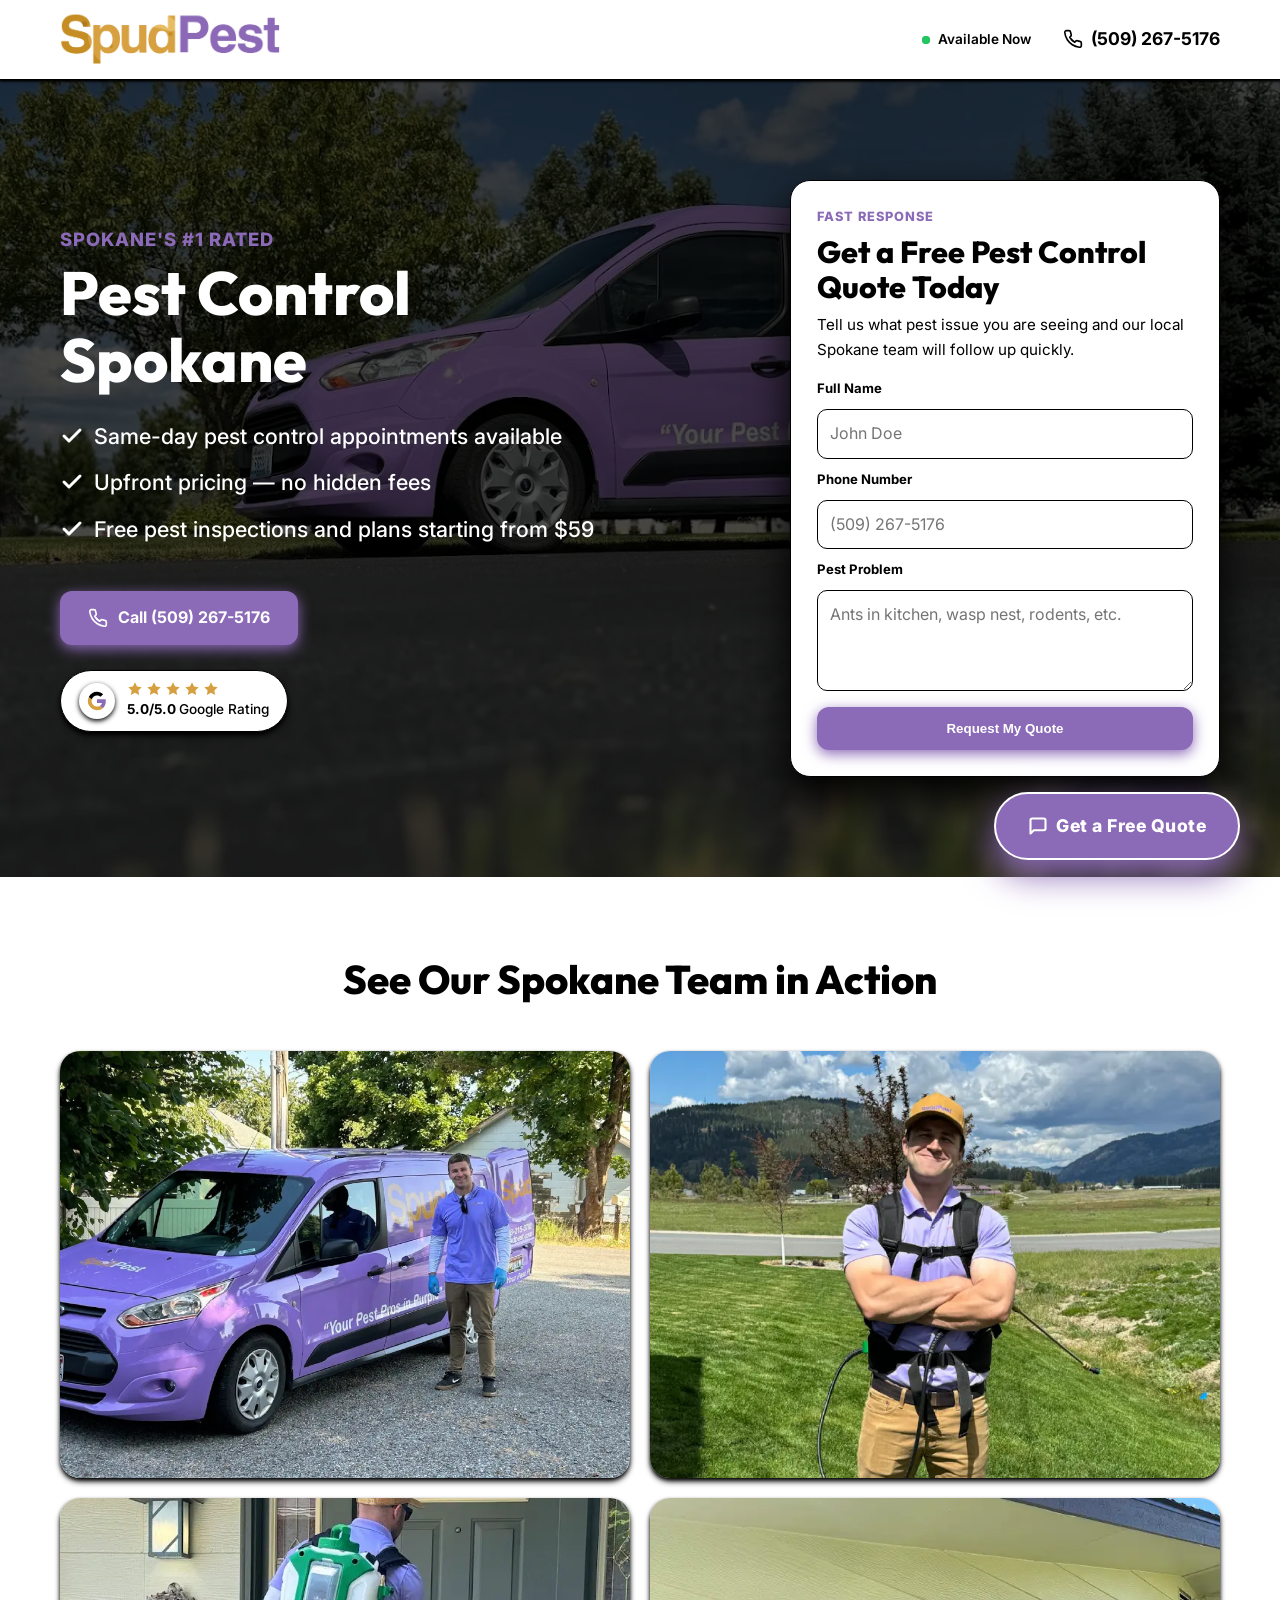
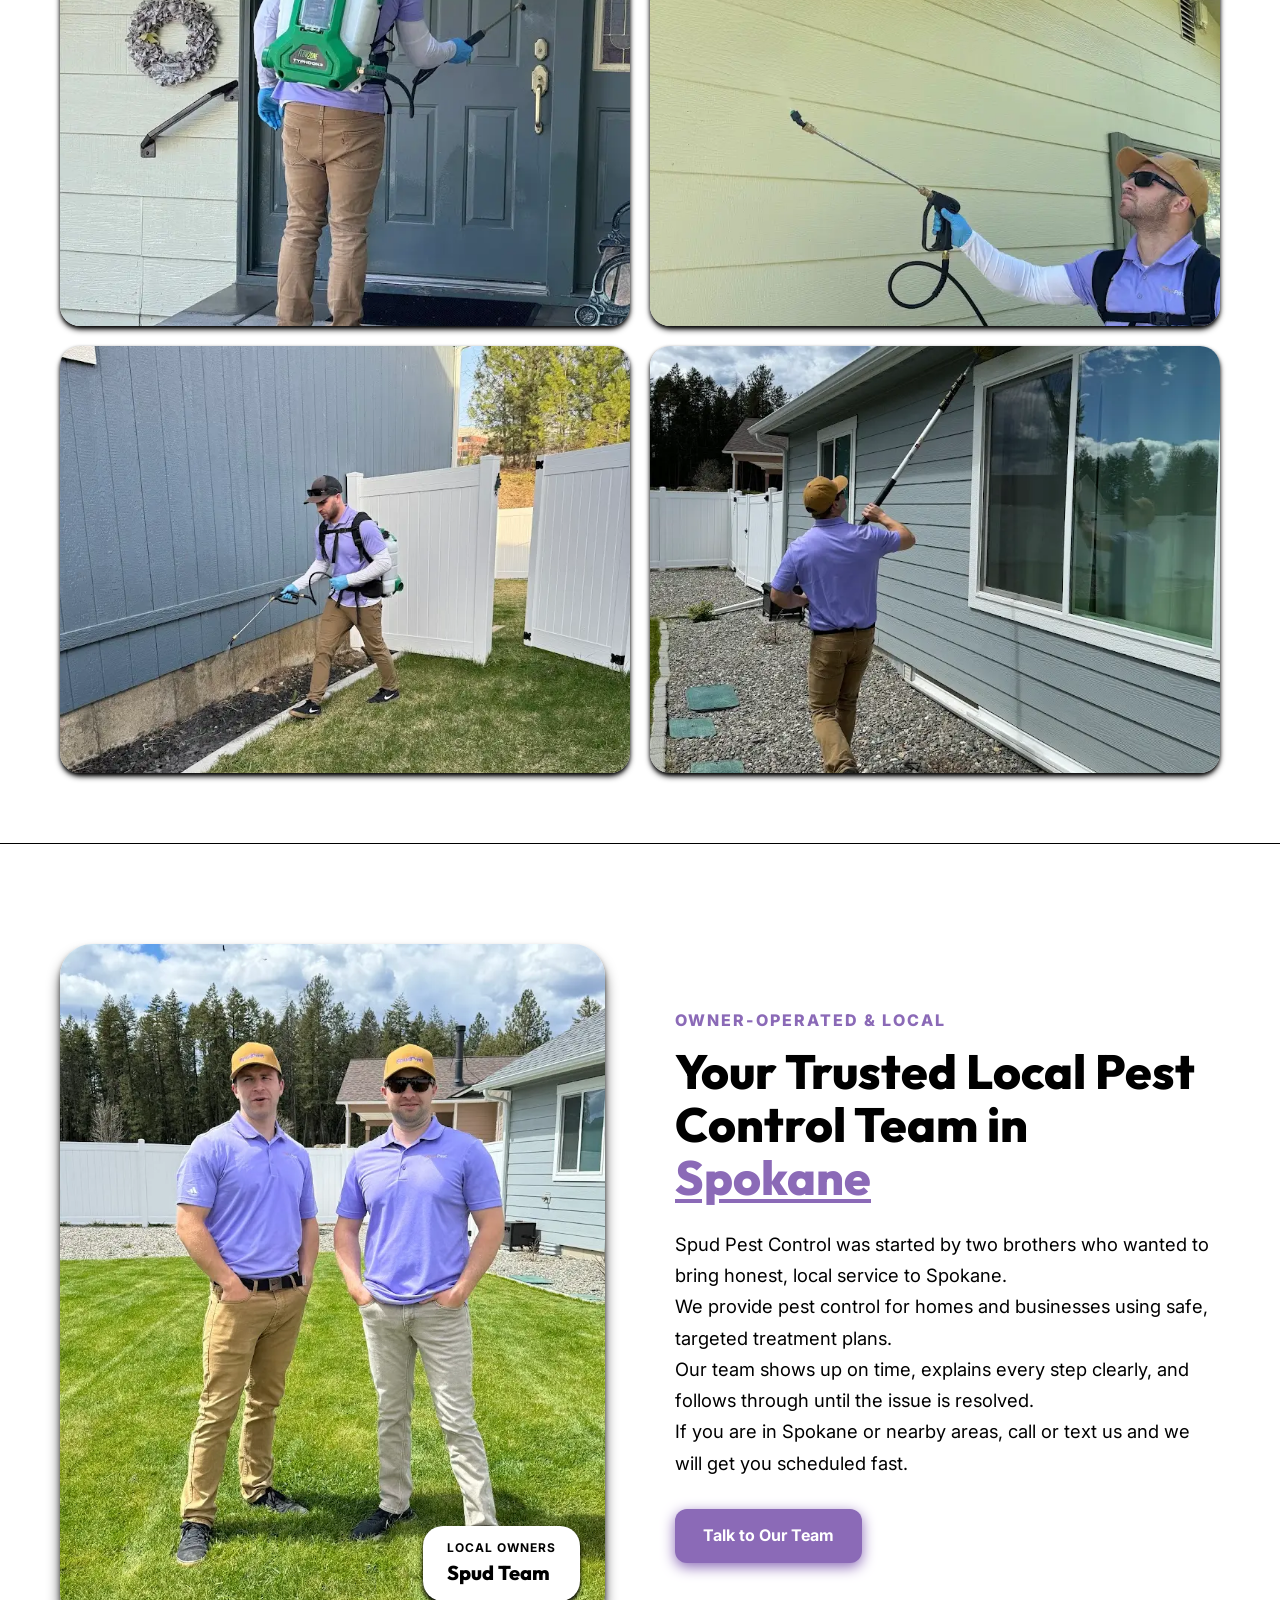
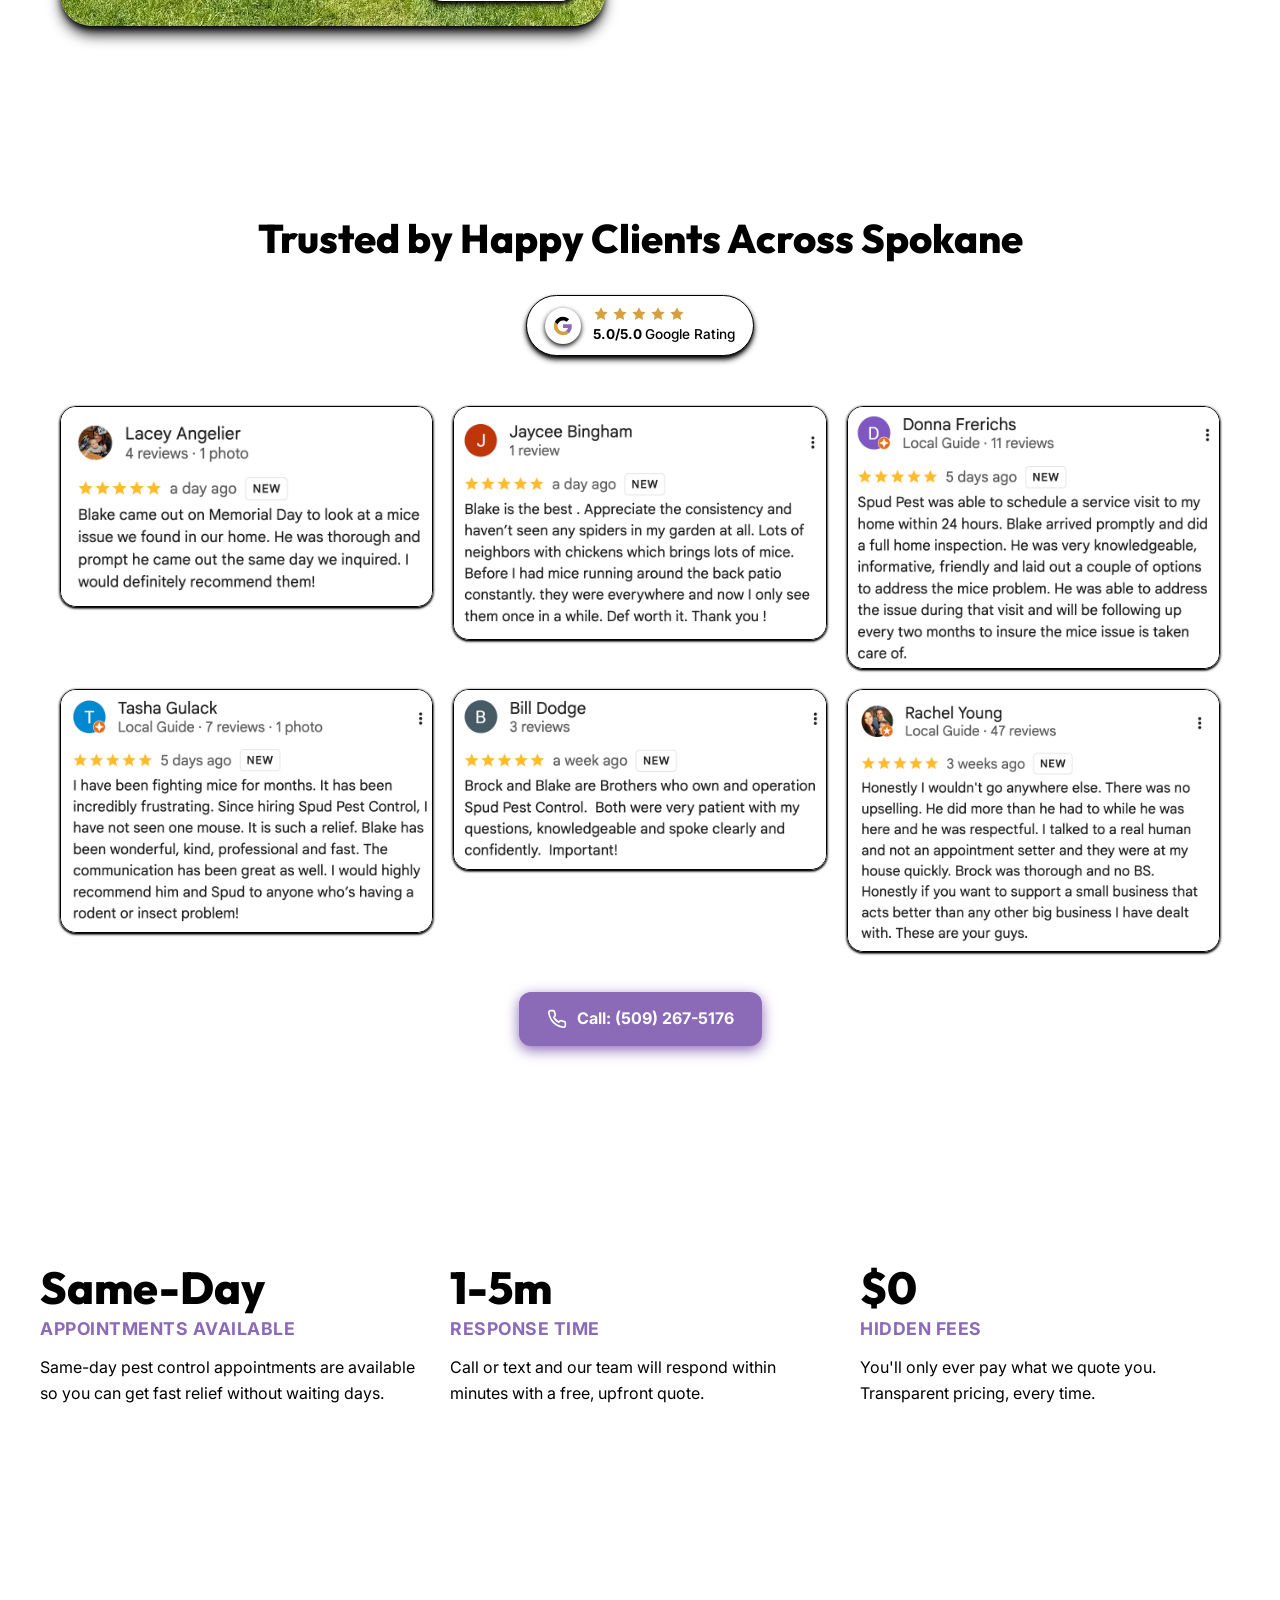
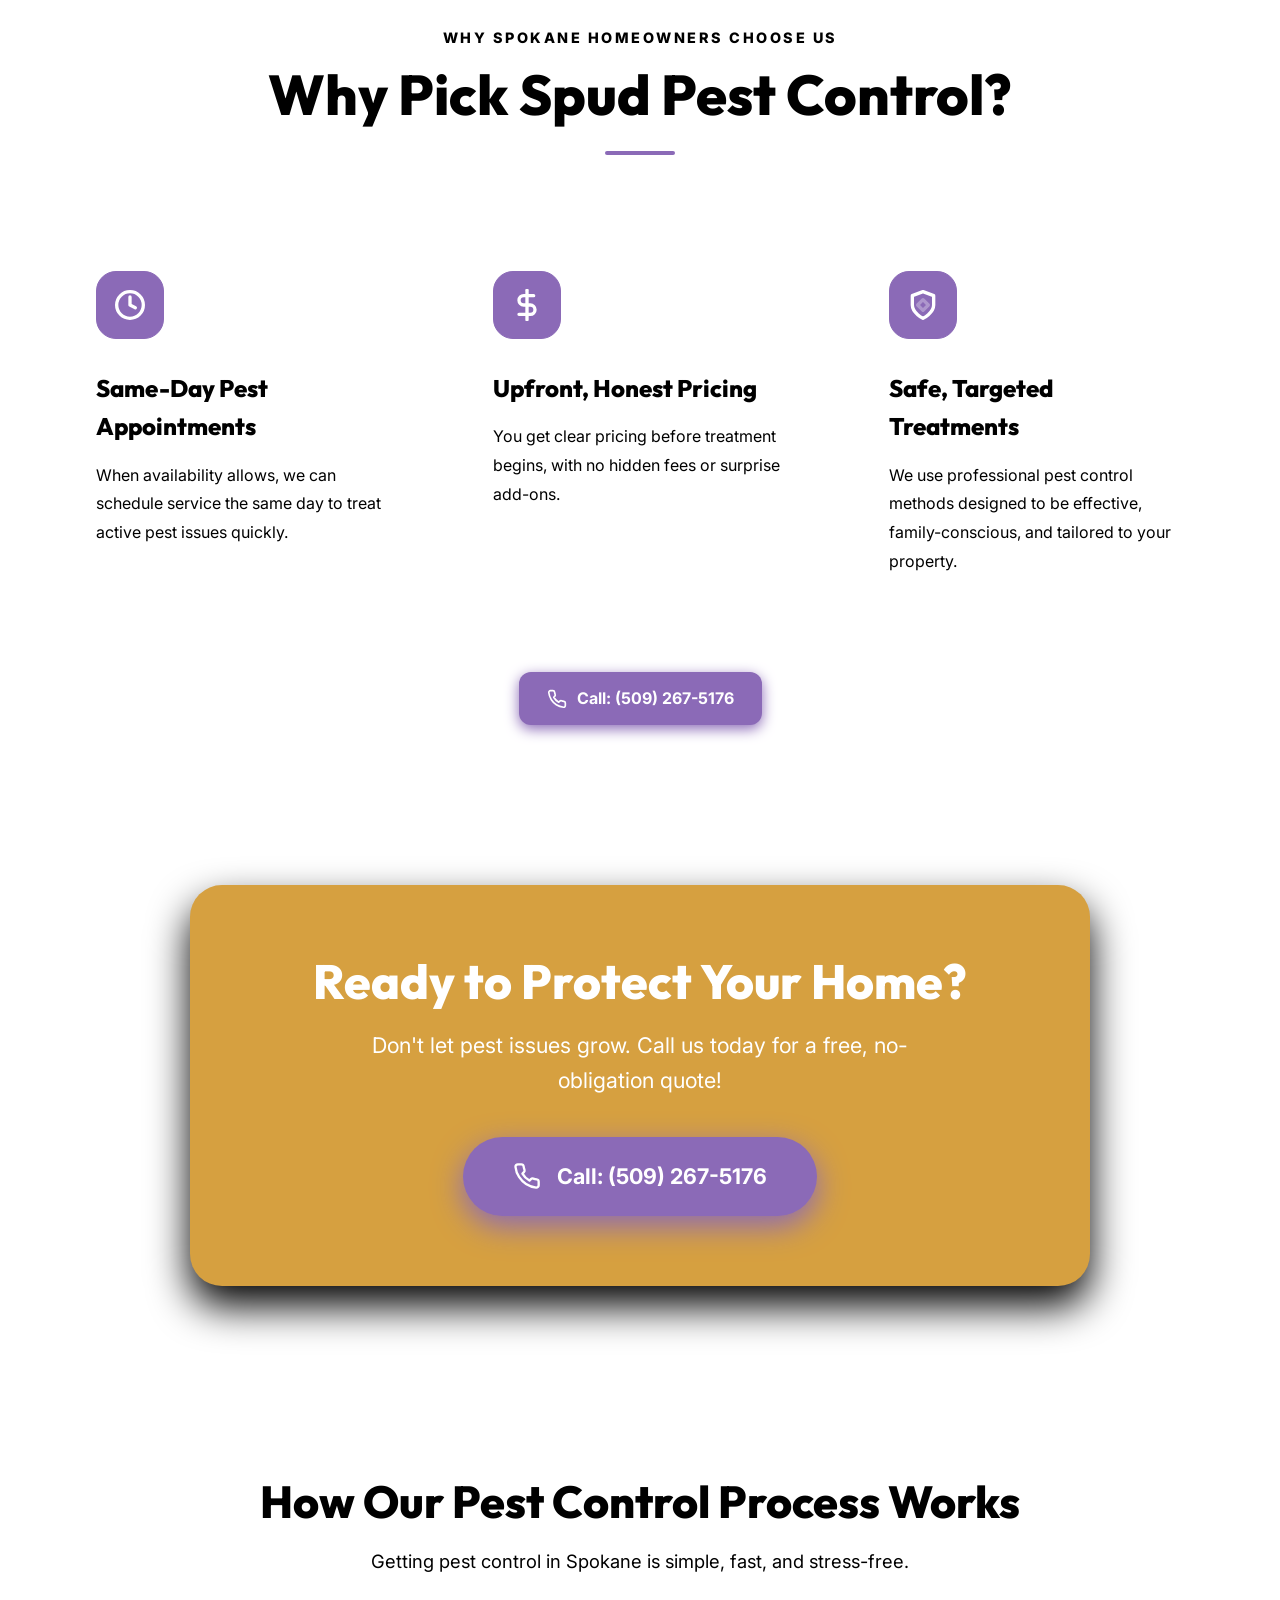
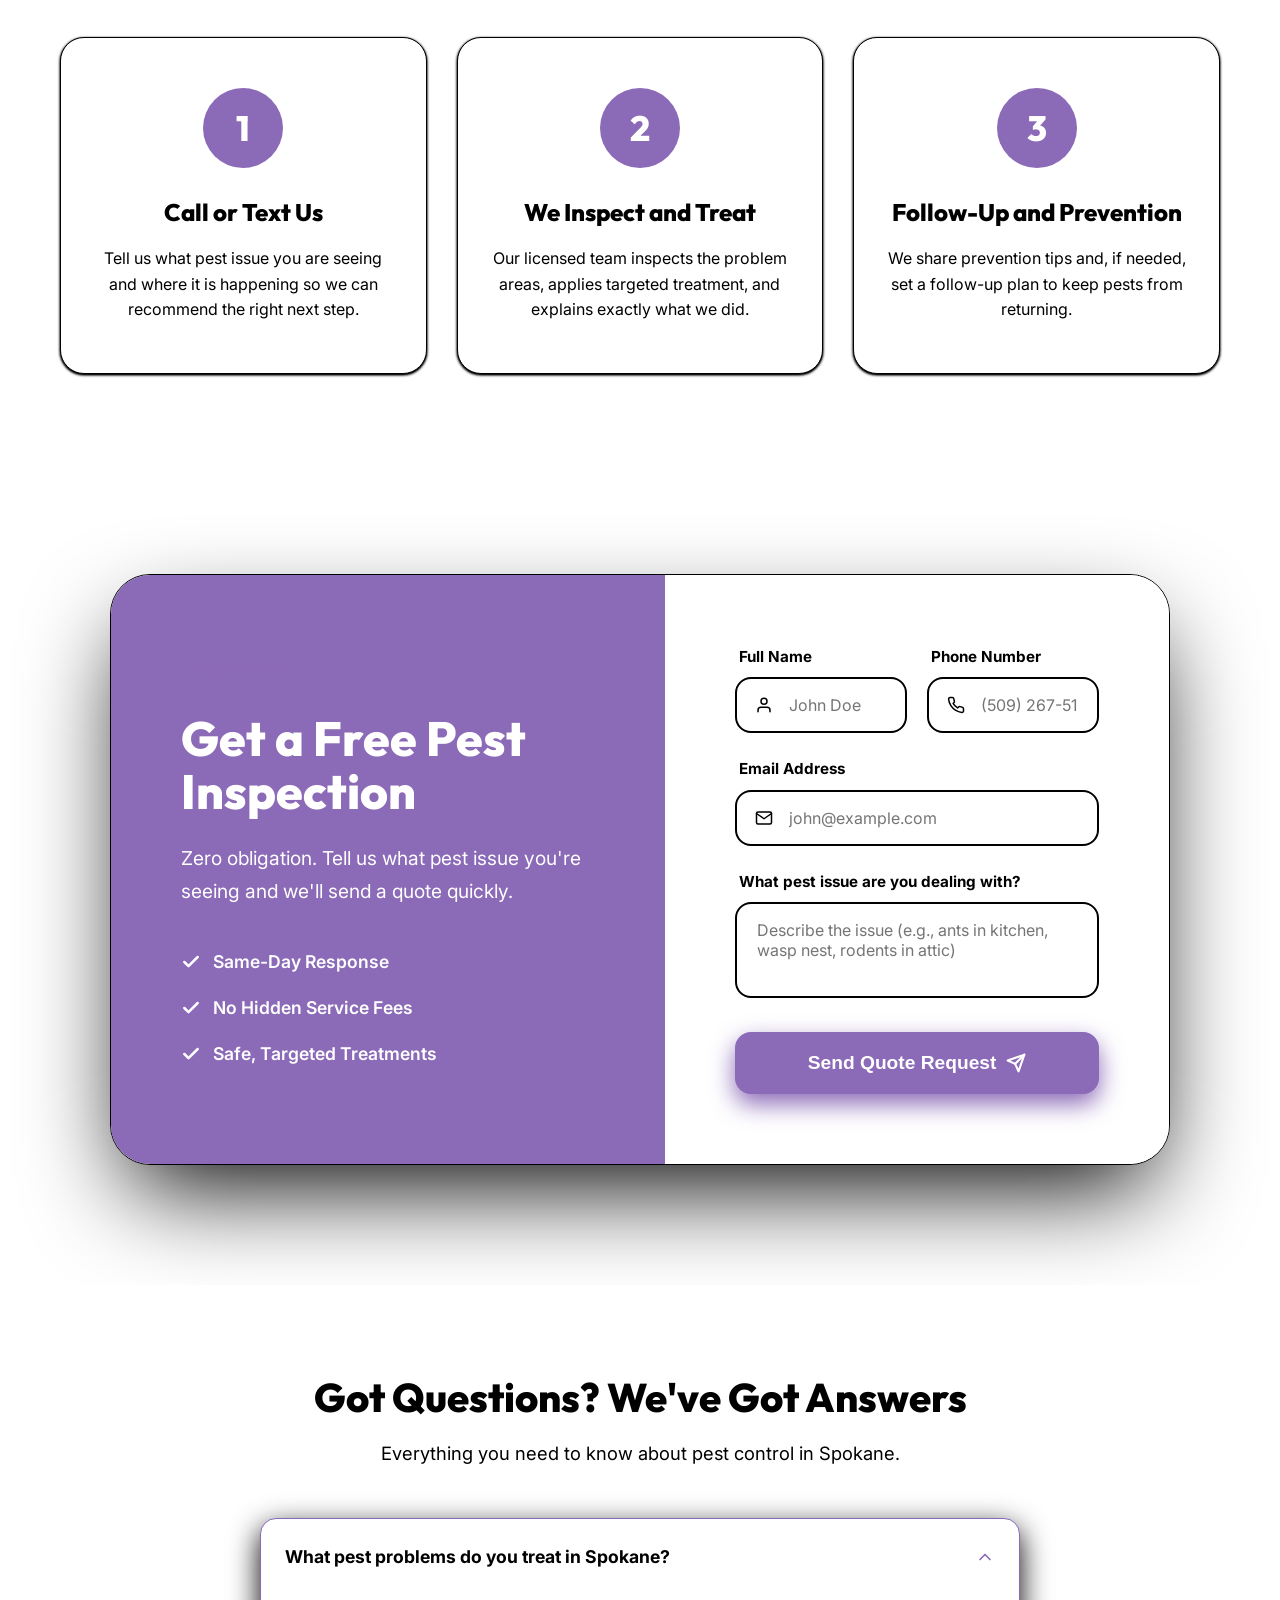
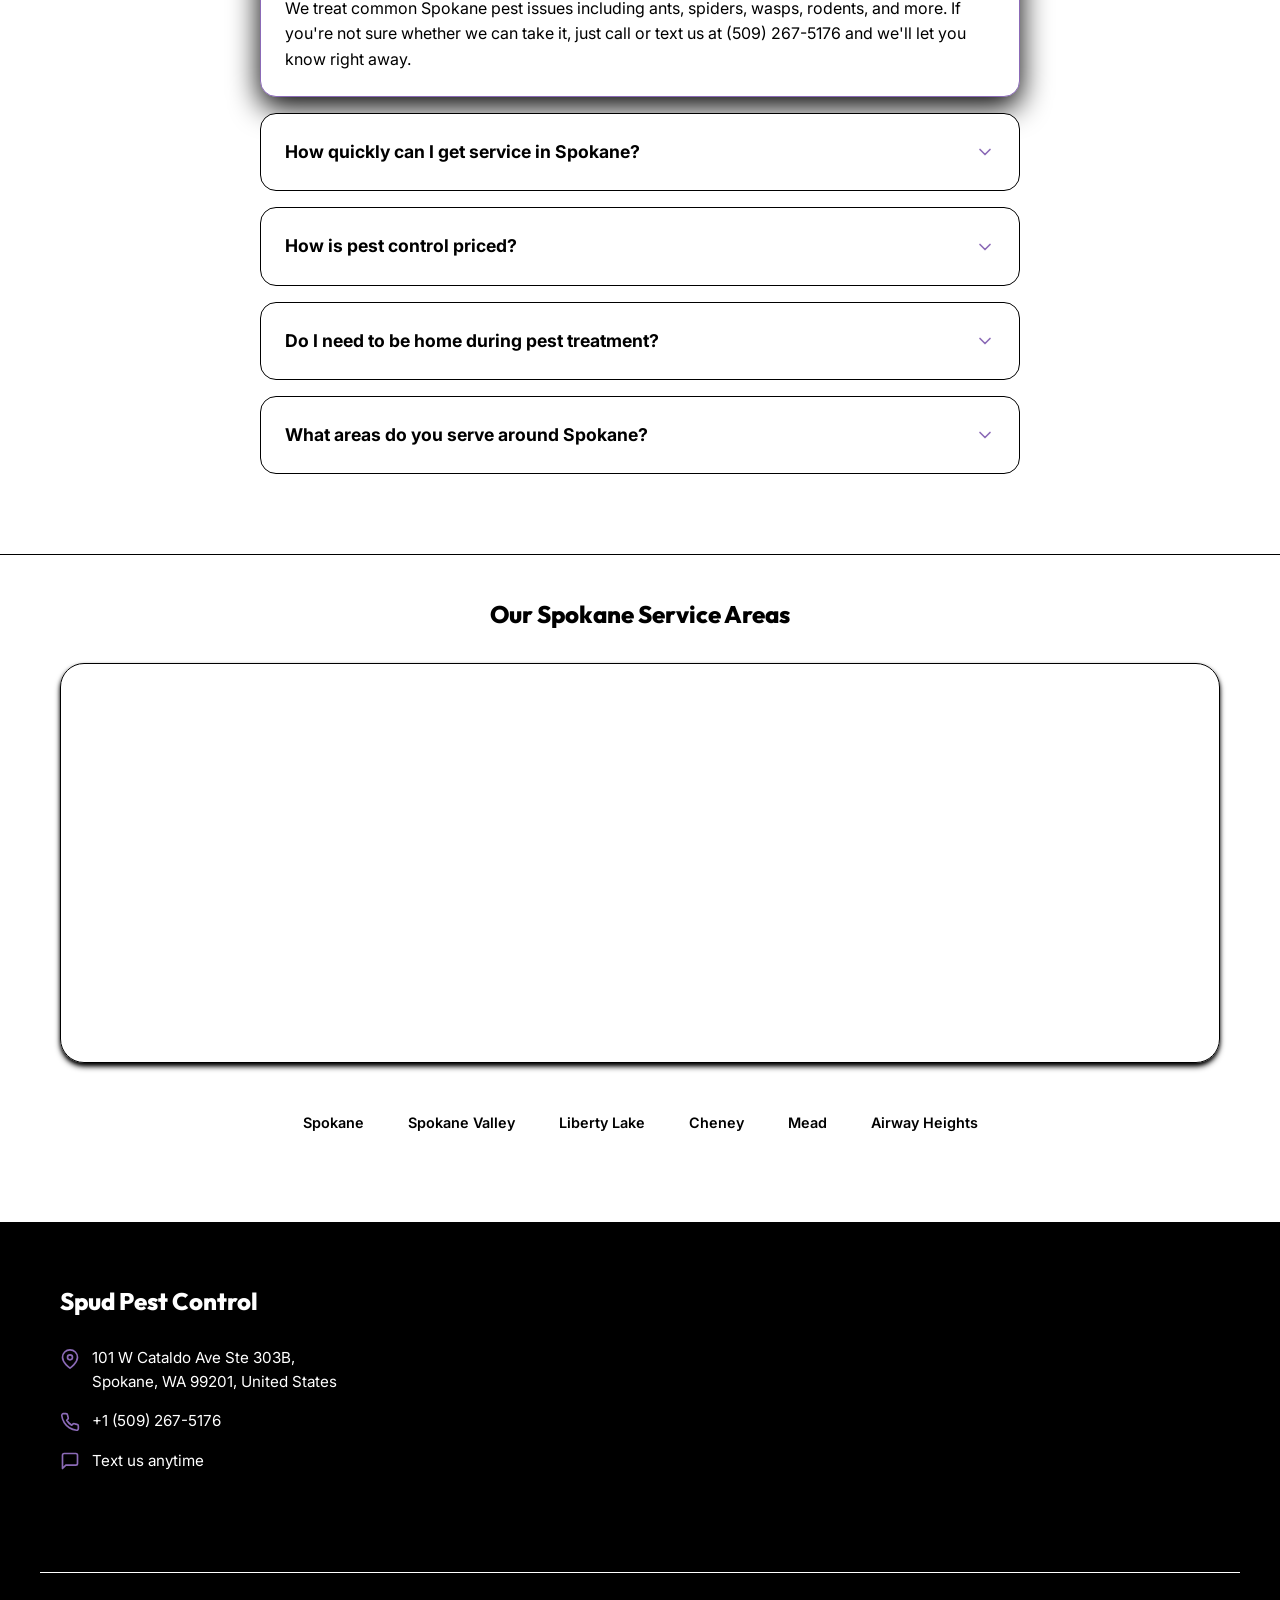
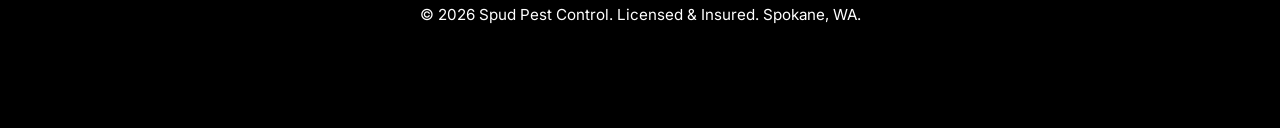
<file: index.html>
<!DOCTYPE html>
<html lang="en">

<head>
    <!-- Google tag (gtag.js) -->
    <script async src="https://www.googletagmanager.com/gtag/js?id=AW-16886402558"></script>
    <script>
      window.dataLayer = window.dataLayer || [];
      function gtag(){dataLayer.push(arguments);}
      gtag('js', new Date());

      gtag('config', 'AW-16886402558');
    </script>
    <script>
      gtag('config', 'AW-16886402558/s3vmCMK--7QcEP6biPQ-', {
        'phone_conversion_number': '(509) 267-5176'
      });
    </script>
    <meta charset="UTF-8">
    <!-- Google Tag Manager -->
    <script>(function(w,d,s,l,i){w[l]=w[l]||[];w[l].push({'gtm.start':
new Date().getTime(),event:'gtm.js'});var f=d.getElementsByTagName(s)[0],
j=d.createElement(s),dl=l!='dataLayer'?'&l='+l:'';j.async=true;j.src=
'https://www.googletagmanager.com/gtm.js?id='+i+dl;f.parentNode.insertBefore(j,f);
})(window,document,'script','dataLayer','GTM-WMSQX9ML');</script>
    <!-- End Google Tag Manager -->
    <meta name="viewport" content="width=device-width, initial-scale=1.0">
    <title>Pest Control Spokane | Same-Day Pickup | Spud Pest Control</title>
    <meta name="description"
        content="Spokane's top-rated pest control service. Spud Pest Control offers same-day pickup, upfront pricing, and eco-friendly disposal across Spokane County. Call or text (509) 267-5176 today!">
    <link rel="stylesheet" href="style.css">
    <link rel="preconnect" href="https://fonts.googleapis.com">
    <link rel="preconnect" href="https://fonts.gstatic.com" crossorigin>
    <link
        href="https://fonts.googleapis.com/css2?family=Inter:wght@400;500;600;700;800&family=Outfit:wght@400;600;700;800&display=swap"
        rel="stylesheet">
    <script type="application/ld+json">
    {
      "@context": "https://schema.org",
      "@type": "LocalBusiness",
      "name": "Spud Pest Control",
      "image": "placeholder.svg",
      "@id": "",
      "url": "https://example.com",
      "telephone": "+15092675176",
      "priceRange": "$$",
      "address": {
        "@type": "PostalAddress",
        "streetAddress": "Spokane Service Area",
        "addressLocality": "Spokane",
        "addressRegion": "WA",
        "postalCode": "99201",
        "addressCountry": "US"
      },
      "geo": {
        "@type": "GeoCoordinates",
        "latitude": 47.6588,
        "longitude": -117.4260
      },
      "openingHoursSpecification": {
        "@type": "OpeningHoursSpecification",
        "dayOfWeek": [
          "Monday",
          "Tuesday",
          "Wednesday",
          "Thursday",
          "Friday",
          "Saturday",
          "Sunday"
        ],
        "opens": "07:00",
        "closes": "21:00"
      },
      "sameAs": []
    }
    </script>
</head>

<body>
<!-- Sticky Header -->
    <header class="sticky-header">
        <div class="container header-content">
            <div class="logo">
                <img src="spudpest.png" alt="Spud Pest Control Logo" class="logo-img">
            </div>
            <div class="header-right">
                <div class="status-badge">
                    <span class="pulse-dot"></span>
                    Available Now
                </div>
                <a href="tel:5092675176" class="phone-link" id="header-call-link" onclick="gtag('event', 'conversion', {'send_to': 'AW-16886402558/s3vmCMK--7QcEP6biPQ-'});">
                    <svg class="phone-icon" viewBox="0 0 24 24" fill="none" stroke="currentColor" stroke-width="2"
                        stroke-linecap="round" stroke-linejoin="round">
                        <path
                            d="M22 16.92v3a2 2 0 0 1-2.18 2 19.79 19.79 0 0 1-8.63-3.07 19.5 19.5 0 0 1-6-6 19.79 19.79 0 0 1-3.07-8.67A2 2 0 0 1 4.11 2h3a2 2 0 0 1 2 1.72 12.84 12.84 0 0 0 .7 2.81 2 2 0 0 1-.45 2.11L8.09 9.91a16 16 0 0 0 6 6l1.27-1.27a2 2 0 0 1 2.11-.45 12.84 12.84 0 0 0 2.81.7A2 2 0 0 1 22 16.92z">
                        </path>
                    </svg>
                    (509) 267-5176
                </a>
            </div>
        </div>
    </header>

    <main>
        <!-- Hero Section -->
        <section class="hero-v2">
            <div class="hero-overlay"></div>
            <img src="spudpest9.webp" alt="Spud Pest Control service vehicle" class="hero-bg-img">
            <div class="container hero-container">
                <div class="hero-content">
                    <p style="color: var(--accent); font-weight: 800; font-size: 1.15rem; margin-bottom: 5px; text-transform: uppercase; letter-spacing: 1px;">Spokane's #1 Rated</p>
                    <h1 style="margin-top: 0;">Pest Control <span class="highlight">Spokane</span></h1>
                    <ul class="hero-subtext" style="list-style: none; padding: 0; text-align: left;">
                        <li style="display: flex; align-items: center; gap: 10px; margin-bottom: 12px; text-align: left;">
                            <svg width="24" height="24" viewBox="0 0 24 24" fill="none" stroke="#ffffff" stroke-width="3" stroke-linecap="round" stroke-linejoin="round" style="flex-shrink: 0;"><polyline points="20 6 9 17 4 12"></polyline></svg>
                            Same-day pest control appointments available
                        </li>
                        <li style="display: flex; align-items: center; gap: 10px; margin-bottom: 12px; text-align: left;">
                            <svg width="24" height="24" viewBox="0 0 24 24" fill="none" stroke="#ffffff" stroke-width="3" stroke-linecap="round" stroke-linejoin="round" style="flex-shrink: 0;"><polyline points="20 6 9 17 4 12"></polyline></svg>
                            Upfront pricing — no hidden fees
                        </li>
                        <li style="display: flex; align-items: center; gap: 10px; text-align: left;">
                            <svg width="24" height="24" viewBox="0 0 24 24" fill="none" stroke="#ffffff" stroke-width="3" stroke-linecap="round" stroke-linejoin="round" style="flex-shrink: 0;"><polyline points="20 6 9 17 4 12"></polyline></svg>
                            Free pest inspections and plans starting from $59
                        </li>
                    </ul>

                    <!-- Dual CTA: Call + Text -->
                    <div class="hero-actions-container">
                        <a href="tel:5092675176" class="btn btn-primary btn-cta-main" id="hero-call-btn">
                            <svg class="phone-icon ring-animation" viewBox="0 0 24 24" fill="none" stroke="currentColor"
                                stroke-width="2" stroke-linecap="round" stroke-linejoin="round">
                                <path
                                    d="M22 16.92v3a2 2 0 0 1-2.18 2 19.79 19.79 0 0 1-8.63-3.07 19.5 19.5 0 0 1-6-6 19.79 19.79 0 0 1-3.07-8.67A2 2 0 0 1 4.11 2h3a2 2 0 0 1 2 1.72 12.84 12.84 0 0 0 .7 2.81 2 2 0 0 1-.45 2.11L8.09 9.91a16 16 0 0 0 6 6l1.27-1.27a2 2 0 0 1 2.11-.45 12.84 12.84 0 0 0 2.81.7A2 2 0 0 1 22 16.92z">
                                </path>
                            </svg>
                            Call (509) 267-5176
                        </a>
                    </div>

                    <div style="margin-top: 8px;">
                        <a href="https://maps.google.com/?q=Spokane,+WA" target="_blank" rel="noopener noreferrer" style="display: inline-flex; align-items: center; gap: 12px; background: #ffffff; padding: 10px 18px; border-radius: 50px; box-shadow: var(--shadow-md); border: 1px solid #000000; text-decoration: none; transition: transform 0.2s ease;">
                            <div style="width: 36px; height: 36px; background: #fff; border-radius: 50%; box-shadow: 0 2px 5px #000000; display: flex; align-items: center; justify-content: center; flex-shrink: 0;">
                                <svg width="20" height="20" viewBox="0 0 24 24">
                                  <path fill="#8b6ab7" d="M22.56 12.25c0-.78-.07-1.53-.2-2.25H12v4.26h5.92c-.26 1.37-1.04 2.53-2.21 3.31v2.77h3.57c2.08-1.92 3.28-4.74 3.28-8.09z"/>
                                  <path fill="#d6a040" d="M12 23c2.97 0 5.46-.98 7.28-2.66l-3.57-2.77c-.98.66-2.23 1.06-3.71 1.06-2.86 0-5.29-1.93-6.16-4.53H2.18v2.84C3.99 20.53 7.7 23 12 23z"/>
                                  <path fill="#d6a040" d="M5.84 14.09c-.22-.66-.35-1.36-.35-2.09s.13-1.43.35-2.09V7.07H2.18C1.43 8.55 1 10.22 1 12s.43 3.45 1.18 4.93l2.85-2.22.81-.62z"/>
                                  <path fill="#000000" d="M12 5.38c1.62 0 3.06.56 4.21 1.64l3.15-3.15C17.45 2.09 14.97 1 12 1 7.7 1 3.99 3.47 2.18 7.07l3.66 2.84c.87-2.6 3.3-4.53 6.16-4.53z"/>
                                </svg>
                            </div>
                            <div style="display: flex; flex-direction: column; align-items: flex-start; text-align: left;">
                                <div style="display: flex; gap: 3px; color: #d6a040;">
                                    <svg width="16" height="16" viewBox="0 0 24 24" fill="currentColor"><path d="M12 2L15.09 8.26L22 9.27L17 14.14L18.18 21.02L12 17.77L5.82 21.02L7 14.14L2 9.27L8.91 8.26L12 2Z"/></svg>
                                    <svg width="16" height="16" viewBox="0 0 24 24" fill="currentColor"><path d="M12 2L15.09 8.26L22 9.27L17 14.14L18.18 21.02L12 17.77L5.82 21.02L7 14.14L2 9.27L8.91 8.26L12 2Z"/></svg>
                                    <svg width="16" height="16" viewBox="0 0 24 24" fill="currentColor"><path d="M12 2L15.09 8.26L22 9.27L17 14.14L18.18 21.02L12 17.77L5.82 21.02L7 14.14L2 9.27L8.91 8.26L12 2Z"/></svg>
                                    <svg width="16" height="16" viewBox="0 0 24 24" fill="currentColor"><path d="M12 2L15.09 8.26L22 9.27L17 14.14L18.18 21.02L12 17.77L5.82 21.02L7 14.14L2 9.27L8.91 8.26L12 2Z"/></svg>
                                    <svg width="16" height="16" viewBox="0 0 24 24" fill="currentColor"><path d="M12 2L15.09 8.26L22 9.27L17 14.14L18.18 21.02L12 17.77L5.82 21.02L7 14.14L2 9.27L8.91 8.26L12 2Z"/></svg>
                                </div>
                                <span style="font-size: 0.85rem; font-weight: 700; color: var(--text-main); margin-top: 2px;">5.0/5.0 <span style="font-weight: 500; color: var(--text-light);">Google Rating</span></span>
                            </div>
                        </a>
                        
                        <!-- Desktop Hero Image Placeholder -->
                        <div class="desktop-hero-photo desktop-only">
                            <img src="spudpestguy.webp" alt="Spud Pest Control Team" class="desktop-hero-photo-img">
                        </div>

                        <!-- Mobile Truck Anim (Hero) -->
                        <div class="mobile-truck-anim-hero mobile-only truck-trigger">
                            <img src="spudpestguy.webp" alt="Spud Pest Control Truck" class="truck-img-hero">
                        </div>
                    </div>
                </div>
                <aside class="hero-form-panel desktop-only" aria-label="Get a free pest quote">
                    <div class="hero-form-card">
                        <p class="hero-form-kicker">Fast Response</p>
                        <h3>Get a Free Pest Control Quote Today</h3>
                        <p class="hero-form-copy">Tell us what pest issue you are seeing and our local Spokane team will follow up quickly.</p>
                        <form data-netlify="true" name="hero-pest-control-quote" class="hero-quick-form">
                            <input type="hidden" name="form-name" value="hero-pest-control-quote">
                            <label for="hero-name">Full Name</label>
                            <input type="text" id="hero-name" name="name" required placeholder="John Doe">

                            <label for="hero-phone">Phone Number</label>
                            <input type="tel" id="hero-phone" name="phone" required placeholder="(509) 267-5176">

                            <label for="hero-needs">Pest Problem</label>
                            <textarea id="hero-needs" name="needs" rows="3" required placeholder="Ants in kitchen, wasp nest, rodents, etc."></textarea>

                            <button type="submit" class="btn btn-primary hero-form-submit">Request My Quote</button>
                        </form>
                    </div>
                </aside>
                </div>
            </div>
        </section>

        <!-- Photo Gallery Section -->
        <section class="team-gallery" style="background: var(--white); padding: 70px 0;">
            <div class="container">
                <div class="section-header" style="margin-bottom: 40px;">
                    <h2>See Our Spokane Team in Action</h2>
                </div>
                <div class="team-grid">
                    <div class="team-item">
                        <img src="spudpest10.webp" alt="Spud Pest Control Spokane" style="position: absolute; top: 0; left: 0; width: 100%; height: 100%; object-fit: cover;">
                    </div>
                    <div class="team-item">
                        <img src="spudpest11.webp" alt="Spud Pest Control Spokane" style="position: absolute; top: 0; left: 0; width: 100%; height: 100%; object-fit: cover;">
                    </div>
                    <div class="team-item">
                        <img src="spudpest3.webp" alt="Spud Pest Control Spokane" style="position: absolute; top: 0; left: 0; width: 100%; height: 100%; object-fit: cover;">
                    </div>
                    <div class="team-item">
                        <img src="spudpest4.webp" alt="Spud Pest Control Spokane" style="position: absolute; top: 0; left: 0; width: 100%; height: 100%; object-fit: cover;">
                    </div>
                    <div class="team-item">
                        <img src="spudpest2.webp" alt="Spud Pest Control Spokane" style="position: absolute; top: 0; left: 0; width: 100%; height: 100%; object-fit: cover;">
                    </div>
                    <div class="team-item">
                        <img src="spudpest6.webp" alt="Spud Pest Control Spokane" style="position: absolute; top: 0; left: 0; width: 100%; height: 100%; object-fit: cover;">
                    </div>
                </div>
            </div>
        </section>
        
        <!-- Meet the Owner Section -->
        <section class="owner-intro">
            <div class="container split-50">
                <div class="owner-image-box">
                    <img src="spudpest12.webp" alt="Local owners of Spud Pest Control Spokane" class="owner-img">
                    <div class="owner-badge">
                        <span class="badge-title">Local Owners</span>
                        <span class="badge-name">Spud Team</span>
                    </div>
                </div>
                <div class="owner-text-box">
                    <p class="owner-subtitle">Owner-Operated & Local</p>
                    <h2 class="owner-title">Your Trusted Local Pest Control Team in <span class="highlight">Spokane</span></h2>
                    <div class="owner-blurb">
                        <p>Spud Pest Control was started by two brothers who wanted to bring honest, local service to Spokane.<br>We provide pest control for homes and businesses using safe, targeted treatment plans.<br>Our team shows up on time, explains every step clearly, and follows through until the issue is resolved.<br>If you are in Spokane or nearby areas, call or text us and we will get you scheduled fast.</p>
                    </div>
                    <div class="owner-cta">
                        <a href="tel:5092675176" class="btn btn-primary">Talk to Our Team</a>
                    </div>
                </div>
            </div>
        </section>

        <!-- Reviews Section -->
        <section id="reviews" class="reviews">
            <div class="container">
                <div class="section-header" style="display: flex; flex-direction: column; align-items: center;">
                    <h2>Trusted by Happy Clients Across Spokane</h2>
                    <a href="https://maps.google.com/?q=Spokane,+WA" target="_blank" rel="noopener noreferrer" style="display: inline-flex; align-items: center; gap: 12px; background: #ffffff; padding: 10px 18px; border-radius: 50px; box-shadow: var(--shadow-md); border: 1px solid #000000; margin-top: 15px; text-decoration: none;">
                        <div style="width: 36px; height: 36px; background: #fff; border-radius: 50%; box-shadow: 0 2px 5px #000000; display: flex; align-items: center; justify-content: center; flex-shrink: 0;">
                            <svg width="20" height="20" viewBox="0 0 24 24">
                              <path fill="#8b6ab7" d="M22.56 12.25c0-.78-.07-1.53-.2-2.25H12v4.26h5.92c-.26 1.37-1.04 2.53-2.21 3.31v2.77h3.57c2.08-1.92 3.28-4.74 3.28-8.09z"/>
                              <path fill="#d6a040" d="M12 23c2.97 0 5.46-.98 7.28-2.66l-3.57-2.77c-.98.66-2.23 1.06-3.71 1.06-2.86 0-5.29-1.93-6.16-4.53H2.18v2.84C3.99 20.53 7.7 23 12 23z"/>
                              <path fill="#d6a040" d="M5.84 14.09c-.22-.66-.35-1.36-.35-2.09s.13-1.43.35-2.09V7.07H2.18C1.43 8.55 1 10.22 1 12s.43 3.45 1.18 4.93l2.85-2.22.81-.62z"/>
                              <path fill="#000000" d="M12 5.38c1.62 0 3.06.56 4.21 1.64l3.15-3.15C17.45 2.09 14.97 1 12 1 7.7 1 3.99 3.47 2.18 7.07l3.66 2.84c.87-2.6 3.3-4.53 6.16-4.53z"/>
                            </svg>
                        </div>
                        <div style="display: flex; flex-direction: column; align-items: flex-start; text-align: left;">
                            <div style="display: flex; gap: 3px; color: #d6a040;">
                                <svg width="16" height="16" viewBox="0 0 24 24" fill="currentColor"><path d="M12 2L15.09 8.26L22 9.27L17 14.14L18.18 21.02L12 17.77L5.82 21.02L7 14.14L2 9.27L8.91 8.26L12 2Z"/></svg>
                                <svg width="16" height="16" viewBox="0 0 24 24" fill="currentColor"><path d="M12 2L15.09 8.26L22 9.27L17 14.14L18.18 21.02L12 17.77L5.82 21.02L7 14.14L2 9.27L8.91 8.26L12 2Z"/></svg>
                                <svg width="16" height="16" viewBox="0 0 24 24" fill="currentColor"><path d="M12 2L15.09 8.26L22 9.27L17 14.14L18.18 21.02L12 17.77L5.82 21.02L7 14.14L2 9.27L8.91 8.26L12 2Z"/></svg>
                                <svg width="16" height="16" viewBox="0 0 24 24" fill="currentColor"><path d="M12 2L15.09 8.26L22 9.27L17 14.14L18.18 21.02L12 17.77L5.82 21.02L7 14.14L2 9.27L8.91 8.26L12 2Z"/></svg>
                                <svg width="16" height="16" viewBox="0 0 24 24" fill="currentColor"><path d="M12 2L15.09 8.26L22 9.27L17 14.14L18.18 21.02L12 17.77L5.82 21.02L7 14.14L2 9.27L8.91 8.26L12 2Z"/></svg>
                            </div>
                            <span style="font-size: 0.85rem; font-weight: 700; color: var(--text-main); margin-top: 2px;">5.0/5.0 <span style="font-weight: 500; color: var(--text-light);">Google Rating</span></span>
                        </div>
                    </a>
                </div>

                <!-- Review Images Grid -->
                <div class="reviews-grid-v2">
                    <a href="https://maps.google.com/?q=Spokane,+WA" target="_blank" rel="noopener noreferrer">
                        <img src="review-spud-1.png" alt="Spud Pest Control Google Review" class="review-img-v2">
                    </a>
                    <a href="https://maps.google.com/?q=Spokane,+WA" target="_blank" rel="noopener noreferrer">
                        <img src="review-spud-2.png" alt="Spud Pest Control Google Review" class="review-img-v2">
                    </a>
                    <a href="https://maps.google.com/?q=Spokane,+WA" target="_blank" rel="noopener noreferrer">
                        <img src="review-spud-3.png" alt="Spud Pest Control Google Review" class="review-img-v2">
                    </a>
                    <a href="https://maps.google.com/?q=Spokane,+WA" target="_blank" rel="noopener noreferrer">
                        <img src="review-spud-4.png" alt="Spud Pest Control Google Review" class="review-img-v2">
                    </a>
                    <a href="https://maps.google.com/?q=Spokane,+WA" target="_blank" rel="noopener noreferrer">
                        <img src="review-spud-5.png" alt="Spud Pest Control Google Review" class="review-img-v2">
                    </a>
                    <a href="https://maps.google.com/?q=Spokane,+WA" target="_blank" rel="noopener noreferrer">
                        <img src="review-spud-6.png" alt="Spud Pest Control Google Review" class="review-img-v2">
                    </a>
                </div>



                <!-- Reviews CTA -->
                <div style="display: flex; flex-wrap: wrap; justify-content: center; gap: 14px; margin-top: 40px; margin-bottom: 20px;">
                    <a href="tel:5092675176" class="btn btn-primary" id="reviews-call-btn">
                        <svg class="phone-icon ring-animation" viewBox="0 0 24 24" fill="none" stroke="currentColor"
                            stroke-width="2" stroke-linecap="round" stroke-linejoin="round">
                            <path
                                d="M22 16.92v3a2 2 0 0 1-2.18 2 19.79 19.79 0 0 1-8.63-3.07 19.5 19.5 0 0 1-6-6 19.79 19.79 0 0 1-3.07-8.67A2 2 0 0 1 4.11 2h3a2 2 0 0 1 2 1.72 12.84 12.84 0 0 0 .7 2.81 2 2 0 0 1-.45 2.11L8.09 9.91a16 16 0 0 0 6 6l1.27-1.27a2 2 0 0 1 2.11-.45 12.84 12.84 0 0 0 2.81.7A2 2 0 0 1 22 16.92z">
                            </path>
                        </svg>
                        Call: (509) 267-5176
                    </a>
                </div>
            </div>
        </section>

        <!-- Stats Section -->
        <section class="stats">
            <div class="container stats-row-v2">
                <div class="stat-item-v2">
                    <div class="stat-main">
                        <div class="stat-value">Same-Day</div>
                        <div class="stat-label">Appointments Available</div>
                    </div>
                    <p class="stat-desc">Same-day pest control appointments are available so you can get fast relief without waiting days.</p>
                </div>
                <div class="stat-item-v2">
                    <div class="stat-main">
                        <div class="stat-value">1-5m</div>
                        <div class="stat-label">Response Time</div>
                    </div>
                    <p class="stat-desc">Call or text and our team will respond within minutes with a free, upfront quote.</p>
                </div>
                <div class="stat-item-v2">
                    <div class="stat-main">
                        <div class="stat-value">$0</div>
                        <div class="stat-label">Hidden Fees</div>
                    </div>
                    <p class="stat-desc">You'll only ever pay what we quote you. Transparent pricing, every time.</p>
                </div>
            </div>
        </section>

        <!-- Why Pick Spud Pest Control Section -->
        <section class="why-pick-v3">
            <!-- Decorative animated blobs -->
            <div class="blob-1"></div>
            <div class="blob-2"></div>

            <div class="container" style="position: relative; z-index: 2;">
                <!-- Header -->
                <div class="section-header-v3">
                    <p class="subtitle-v3">Why Spokane Homeowners Choose Us</p>
                    <h2 class="title-v3">Why Pick <span class="highlight-v3">Spud Pest Control</span>?</h2>
                    <div class="divider-v3"></div>
                </div>

                <!-- 4-Widget Grid -->
                <div class="feature-grid-v3">

                    <!-- Card 1: Same-Day -->
                    <div class="feature-card-v3 reveal">
                        <div class="icon-box-v3">
                            <svg width="32" height="32" viewBox="0 0 24 24" fill="none" stroke="#ffffff" stroke-width="2.5" stroke-linecap="round" stroke-linejoin="round">
                                <circle cx="12" cy="12" r="10"/><polyline points="12 6 12 12 16 14"/>
                            </svg>
                        </div>
                        <h3 class="card-title-v3">Same-Day Pest Appointments</h3>
                        <p class="card-text-v3">When availability allows, we can schedule service the same day to treat active pest issues quickly.</p>

                    </div>

                    <!-- Card 2: Pricing -->
                    <div class="feature-card-v3 reveal" style="transition-delay: 0.1s;">
                        <div class="icon-box-v3">
                            <svg width="32" height="32" viewBox="0 0 24 24" fill="none" stroke="#ffffff" stroke-width="2.5" stroke-linecap="round" stroke-linejoin="round">
                                <line x1="12" y1="1" x2="12" y2="23"/><path d="M17 5H9.5a3.5 3.5 0 0 0 0 7h5a3.5 3.5 0 0 1 0 7H6"/>
                            </svg>
                        </div>
                        <h3 class="card-title-v3">Upfront, Honest Pricing</h3>
                        <p class="card-text-v3">You get clear pricing before treatment begins, with no hidden fees or surprise add-ons.</p>

                    </div>

                    <!-- Card 3: Eco -->
                    <div class="feature-card-v3 reveal" style="transition-delay: 0.2s;">
                        <div class="icon-box-v3">
                            <svg width="32" height="32" viewBox="0 0 24 24" fill="none" stroke="#ffffff" stroke-width="2.5" stroke-linecap="round" stroke-linejoin="round">
                                <path d="M12 22s8-4 8-10V5l-8-3-8 3v7c0 6 8 10 8 10z"/>
                                <path d="M12 8l-4 4 4 4 4-4-4-4z" opacity="0.3"/>
                            </svg>
                        </div>
                        <h3 class="card-title-v3">Safe, Targeted Treatments</h3>
                        <p class="card-text-v3">We use professional pest control methods designed to be effective, family-conscious, and tailored to your property.</p>

                    </div>

                </div>

                <!-- Why Pick CTA -->
                <div style="display: flex; flex-wrap: wrap; justify-content: center; gap: 14px; margin-top: 50px;">
                    <a href="tel:5092675176" class="btn btn-primary" id="why-pick-call-btn">
                        <svg class="phone-icon ring-animation" viewBox="0 0 24 24" fill="none" stroke="currentColor"
                            stroke-width="2" stroke-linecap="round" stroke-linejoin="round">
                            <path
                                d="M22 16.92v3a2 2 0 0 1-2.18 2 19.79 19.79 0 0 1-8.63-3.07 19.5 19.5 0 0 1-6-6 19.79 19.79 0 0 1-3.07-8.67A2 2 0 0 1 4.11 2h3a2 2 0 0 1 2 1.72 12.84 12.84 0 0 0 .7 2.81 2 2 0 0 1-.45 2.11L8.09 9.91a16 16 0 0 0 6 6l1.27-1.27a2 2 0 0 1 2.11-.45 12.84 12.84 0 0 0 2.81.7A2 2 0 0 1 22 16.92z">
                            </path>
                        </svg>
                        Call: (509) 267-5176
                    </a>
                </div>
            </div>
        </section>

        <!-- Final CTA -->

        <section class="final-cta" style="padding: 60px 20px 100px;">
            <div class="container" style="background: #d6a040; border-radius: 32px; padding: 70px 30px; text-align: center; box-shadow: 0 20px 40px #000000; position: relative; overflow: hidden; max-width: 900px; margin: 0 auto;">
                
                <h2 style="color: var(--white); position: relative; z-index: 2; line-height: 1.1;">Ready to Protect Your Home?</h2>
                <p style="color: #ffffff; position: relative; z-index: 2; max-width: 600px; margin: 0 auto 40px auto; font-size: 1.35rem;">Don't let pest issues grow. Call us today for a free, no-obligation quote!</p>
                
                <div style="position: relative; z-index: 2; display: flex; flex-wrap: wrap; align-items: center; justify-content: center; gap: 16px;">
                    <a href="tel:5092675176" class="btn btn-primary btn-large" id="final-call-btn" style="padding: 22px 50px; border-radius: 50px; display: inline-flex; align-items: center; gap: 16px; box-shadow: 0 10px 30px #8b6ab7; font-size: 1.35rem;">
                        <svg class="phone-icon ring-animation" viewBox="0 0 24 24" fill="none" stroke="currentColor"
                            stroke-width="2" stroke-linecap="round" stroke-linejoin="round" style="width: 28px; height: 28px;">
                            <path
                                d="M22 16.92v3a2 2 0 0 1-2.18 2 19.79 19.79 0 0 1-8.63-3.07 19.5 19.5 0 0 1-6-6 19.79 19.79 0 0 1-3.07-8.67A2 2 0 0 1 4.11 2h3a2 2 0 0 1 2 1.72 12.84 12.84 0 0 0 .7 2.81 2 2 0 0 1-.45 2.11L8.09 9.91a16 16 0 0 0 6 6l1.27-1.27a2 2 0 0 1 2.11-.45 12.84 12.84 0 0 0 2.81.7A2 2 0 0 1 22 16.92z">
                            </path>
                        </svg>
                        Call: (509) 267-5176
                    </a>
                    </div>
                </div>
            </div>
        </section>

        <!-- Our Process Section -->
        <section class="process" style="padding: 80px 0; background: var(--bg-light);">
            <div class="container">
                <div class="section-header" style="text-align: center; margin-bottom: 60px;">
                    <h2 style="font-size: 2.8rem; color: var(--primary);">How Our Pest Control Process Works</h2>
                    <p style="color: var(--text-light); font-size: 1.15rem; max-width: 600px; margin: 10px auto 0;">Getting pest control in Spokane is simple, fast, and stress-free.</p>
                </div>
                
                <div style="display: grid; grid-template-columns: repeat(auto-fit, minmax(300px, 1fr)); gap: 30px; position: relative;">
                    <!-- Process Step 1 -->
                    <div style="background: var(--white); padding: 50px 30px; border-radius: 24px; text-align: center; box-shadow: var(--shadow-sm); border: 1px solid #000000; transition: transform 0.3s ease;">
                        <div style="width: 80px; height: 80px; background: #8b6ab7; color: #ffffff; border-radius: 50%; display: flex; align-items: center; justify-content: center; font-size: 2.2rem; margin: 0 auto 25px; font-weight: 800; font-family: 'Outfit', sans-serif;">1</div>
                        <h3 style="font-size: 1.5rem; margin-bottom: 15px; color: var(--primary);">Call or Text Us</h3>
                        <p style="color: var(--text-light); line-height: 1.6;">Tell us what pest issue you are seeing and where it is happening so we can recommend the right next step.</p>
                    </div>
                    
                    <!-- Process Step 2 -->
                    <div style="background: var(--white); padding: 50px 30px; border-radius: 24px; text-align: center; box-shadow: var(--shadow-sm); border: 1px solid #000000; transition: transform 0.3s ease;">
                        <div style="width: 80px; height: 80px; background: #8b6ab7; color: #ffffff; border-radius: 50%; display: flex; align-items: center; justify-content: center; font-size: 2.2rem; margin: 0 auto 25px; font-weight: 800; font-family: 'Outfit', sans-serif;">2</div>
                        <h3 style="font-size: 1.5rem; margin-bottom: 15px; color: var(--primary);">We Inspect and Treat</h3>
                        <p style="color: var(--text-light); line-height: 1.6;">Our licensed team inspects the problem areas, applies targeted treatment, and explains exactly what we did.</p>
                    </div>
                    
                    <!-- Process Step 3 -->
                    <div style="background: var(--white); padding: 50px 30px; border-radius: 24px; text-align: center; box-shadow: var(--shadow-sm); border: 1px solid #000000; transition: transform 0.3s ease;">
                        <div style="width: 80px; height: 80px; background: #8b6ab7; color: #ffffff; border-radius: 50%; display: flex; align-items: center; justify-content: center; font-size: 2.2rem; margin: 0 auto 25px; font-weight: 800; font-family: 'Outfit', sans-serif;">3</div>
                        <h3 style="font-size: 1.5rem; margin-bottom: 15px; color: var(--primary);">Follow-Up and Prevention</h3>
                        <p style="color: var(--text-light); line-height: 1.6;">We share prevention tips and, if needed, set a follow-up plan to keep pests from returning.</p>
                    </div>
                </div>
            </div>
        </section>

        <!-- Quote Form Section -->
        <section id="quote-form" class="quote-form-section-v2">
            <div class="container container-medium">
                <div class="form-wrapper-v2">
                    <div class="form-grid-v2">
                        <!-- Form Content -->
                        <div class="form-content-v2">
                            <span class="form-tag">Fast & Easy</span>
                            <h2 class="form-title">Get a Free <span class="highlight">Pest Inspection</span></h2>
                            <p class="form-description">Zero obligation. Tell us what pest issue you're seeing and we'll send a quote quickly.</p>
                            
                            <ul class="form-perks">
                                <li>
                                    <svg width="20" height="20" viewBox="0 0 24 24" fill="none" stroke="#ffffff" stroke-width="3" stroke-linecap="round" stroke-linejoin="round"><polyline points="20 6 9 17 4 12"></polyline></svg>
                                    Same-Day Response
                                </li>
                                <li>
                                    <svg width="20" height="20" viewBox="0 0 24 24" fill="none" stroke="#ffffff" stroke-width="3" stroke-linecap="round" stroke-linejoin="round"><polyline points="20 6 9 17 4 12"></polyline></svg>
                                    No Hidden Service Fees
                                </li>
                                <li>
                                    <svg width="20" height="20" viewBox="0 0 24 24" fill="none" stroke="#ffffff" stroke-width="3" stroke-linecap="round" stroke-linejoin="round"><polyline points="20 6 9 17 4 12"></polyline></svg>
                                    Safe, Targeted Treatments
                                </li>
                            </ul>
                        </div>

                        <!-- Actual Form -->
                        <div class="form-container-v2">
                            <form id="lead-form" data-netlify="true" name="pest-control-quote" class="premium-form">
                                <input type="hidden" name="form-name" value="pest-control-quote">
                                <div class="input-row">
                                    <div class="input-field">
                                        <label for="name">Full Name</label>
                                        <div class="input-wrapper">
                                            <svg class="input-icon" width="18" height="18" viewBox="0 0 24 24" fill="none" stroke="currentColor" stroke-width="2" stroke-linecap="round" stroke-linejoin="round"><path d="M20 21v-2a4 4 0 0 0-4-4H8a4 4 0 0 0-4 4v2"></path><circle cx="12" cy="7" r="4"></circle></svg>
                                            <input type="text" id="name" name="name" required placeholder="John Doe">
                                        </div>
                                    </div>
                                    <div class="input-field">
                                        <label for="phone">Phone Number</label>
                                        <div class="input-wrapper">
                                            <svg class="input-icon" width="18" height="18" viewBox="0 0 24 24" fill="none" stroke="currentColor" stroke-width="2" stroke-linecap="round" stroke-linejoin="round"><path d="M22 16.92v3a2 2 0 0 1-2.18 2 19.79 19.79 0 0 1-8.63-3.07 19.5 19.5 0 0 1-6-6 19.79 19.79 0 0 1-3.07-8.67A2 2 0 0 1 4.11 2h3a2 2 0 0 1 2 1.72 12.84 12.84 0 0 0 .7 2.81 2 2 0 0 1-.45 2.11L8.09 9.91a16 16 0 0 0 6 6l1.27-1.27a2 2 0 0 1 2.11-.45 12.84 12.84 0 0 0 2.81.7A2 2 0 0 1 22 16.92z"></path></svg>
                                            <input type="tel" id="phone" name="phone" required placeholder="(509) 267-5176">
                                        </div>
                                    </div>
                                </div>
                                <div class="input-field">
                                    <label for="email">Email Address</label>
                                    <div class="input-wrapper">
                                        <svg class="input-icon" width="18" height="18" viewBox="0 0 24 24" fill="none" stroke="currentColor" stroke-width="2" stroke-linecap="round" stroke-linejoin="round"><path d="M4 4h16c1.1 0 2 .9 2 2v12c0 1.1-.9 2-2 2H4c-1.1 0-2-.9-2-2V6c0-1.1.9-2 2-2z"></path><polyline points="22,6 12,13 2,6"></polyline></svg>
                                        <input type="email" id="email" name="email" required placeholder="john@example.com">
                                    </div>
                                </div>
                                <div class="input-field">
                                    <label for="needs">What pest issue are you dealing with?</label>
                                    <div class="input-wrapper">
                                        <textarea id="needs" name="needs" rows="3" required placeholder="Describe the issue (e.g., ants in kitchen, wasp nest, rodents in attic)"></textarea>
                                    </div>
                                </div>
                                <button type="submit" class="btn btn-primary submit-btn-v2">
                                    <span>Send Quote Request</span>
                                    <svg width="20" height="20" viewBox="0 0 24 24" fill="none" stroke="currentColor" stroke-width="2.5" stroke-linecap="round" stroke-linejoin="round"><line x1="22" y1="2" x2="11" y2="13"></line><polygon points="22 2 15 22 11 13 2 9 22 2"></polygon></svg>
                                </button>
                            </form>
                        </div>
                    </div>
                </div>
            </div>
        </section>

        <!-- Success Modal -->
        <div id="success-modal" class="modal">
            <div class="modal-content">
                <div class="modal-header">
                    <span class="close-modal">&times;</span>
                </div>
                <div class="modal-body" style="text-align: center; padding: 20px 10px 40px;">
                    <div class="success-icon">✓</div>
                    <h3 style="font-size: 2rem; color: var(--primary); margin-bottom: 15px;">Request Received!</h3>
                    <p style="font-size: 1.15rem; color: var(--text-light); line-height: 1.6; max-width: 430px; margin: 0 auto 30px;">Thanks for filling out the form. Someone will get back to you in the next few minutes.</p>
                    <button class="btn btn-primary close-modal-btn" style="width: 100%; border-radius: 50px; padding: 15px;">Awesome, Got it</button>
                </div>
            </div>
        </div>

        <!-- FAQ Section -->
        <section class="faq-section" style="padding: 80px 0; background: var(--white);">
            <div class="container" style="max-width: 800px;">
                <div class="section-header" style="text-align: center; margin-bottom: 50px;">
                    <h2 style="font-size: 2.5rem; color: var(--primary);">Got Questions? We've Got Answers</h2>
                    <p style="color: var(--text-light); font-size: 1.15rem; margin-top: 10px;">Everything you need to know about pest control in Spokane.</p>
                </div>
                
                <div class="faq-accordion">
                    <!-- FAQ 1 -->
                    <details class="faq-item" name="faq" open>
                        <summary class="faq-question">
                            What pest problems do you treat in Spokane?
                            <svg class="faq-icon" viewBox="0 0 24 24" fill="none" stroke="currentColor" stroke-width="2" stroke-linecap="round" stroke-linejoin="round"><polyline points="6 9 12 15 18 9"></polyline></svg>
                        </summary>
                        <div class="faq-answer">
                            <p>We treat common Spokane pest issues including ants, spiders, wasps, rodents, and more. If you're not sure whether we can take it, just call or text us at (509) 267-5176 and we'll let you know right away.</p>
                        </div>
                    </details>
                    
                    <!-- FAQ 2 -->
                    <details class="faq-item" name="faq">
                        <summary class="faq-question">
                            How quickly can I get service in Spokane?
                            <svg class="faq-icon" viewBox="0 0 24 24" fill="none" stroke="currentColor" stroke-width="2" stroke-linecap="round" stroke-linejoin="round"><polyline points="6 9 12 15 18 9"></polyline></svg>
                        </summary>
                        <div class="faq-answer">
                            <p>We often offer same-day or next-day scheduling across Spokane, depending on availability. We also provide planned service windows that fit your schedule.</p>
                        </div>
                    </details>
                    
                    <!-- FAQ 3 -->
                    <details class="faq-item" name="faq">
                        <summary class="faq-question">
                            How is pest control priced?
                            <svg class="faq-icon" viewBox="0 0 24 24" fill="none" stroke="currentColor" stroke-width="2" stroke-linecap="round" stroke-linejoin="round"><polyline points="6 9 12 15 18 9"></polyline></svg>
                        </summary>
                        <div class="faq-answer">
                            <p>Our pricing is based on property size, pest type, and treatment scope. We provide a free, upfront quote before any work begins — so you'll always know exactly what you're paying. No hidden fees, no surprises.</p>
                        </div>
                    </details>
                    
                    <!-- FAQ 4 -->
                    <details class="faq-item" name="faq">
                        <summary class="faq-question">
                            Do I need to be home during pest treatment?
                            <svg class="faq-icon" viewBox="0 0 24 24" fill="none" stroke="currentColor" stroke-width="2" stroke-linecap="round" stroke-linejoin="round"><polyline points="6 9 12 15 18 9"></polyline></svg>
                        </summary>
                        <div class="faq-answer">
                            <p>Not necessarily. As long as you can show us where the pest activity is located and arrange access, we can handle the rest. Just let us know when you book and we'll work out the details with you.</p>
                        </div>
                    </details>
                    
                    <!-- FAQ 5 -->
                    <details class="faq-item" name="faq">
                        <summary class="faq-question">
                            What areas do you serve around Spokane?
                            <svg class="faq-icon" viewBox="0 0 24 24" fill="none" stroke="currentColor" stroke-width="2" stroke-linecap="round" stroke-linejoin="round"><polyline points="6 9 12 15 18 9"></polyline></svg>
                        </summary>
                        <div class="faq-answer">
                            <p>We focus on Spokane and surrounding areas. We've streamlined our service area to these locations to ensure the fastest response times and most competitive pricing for our customers. Not sure if we cover your area? Just text us and we'll confirm right away.</p>
                        </div>
                    </details>
                </div>
            </div>
        </section>

        <!-- Service Area Tags -->
        <section class="service-areas">
            <div class="container">
                <h3>Our Spokane Service Areas</h3>
                <div class="map-container">
                    <iframe src="https://www.google.com/maps/embed?pb=!1m18!1m12!1m3!1d2686.959494067047!2d-117.41516822317907!3d47.66578328388818!2m3!1f0!2f0!3f0!3m2!1i1024!2i768!4f13.1!3m3!1m2!1s0x549e19d2c53b49ab%3A0xf6325c50a02f5716!2sSpud%20Pest%20Control!5e0!3m2!1sen!2sua!4v1779880363913!5m2!1sen!2sua" width="400" height="300" style="border:0;" allowfullscreen="" loading="lazy" referrerpolicy="no-referrer-when-downgrade"></iframe>
                </div>
                <div class="tags">
                    <span class="tag">Spokane</span>
                    <span class="tag">Spokane Valley</span>
                    <span class="tag">Liberty Lake</span>
                    <span class="tag">Cheney</span>
                    <span class="tag">Mead</span>
                    <span class="tag">Airway Heights</span>
                </div>
            </div>
        </section>
    </main>

    <footer style="padding: 60px 0 100px; background: var(--primary); color: #ffffff; font-size: 0.95rem;">
        <div class="container" style="display: grid; grid-template-columns: repeat(auto-fit, minmax(300px, 1fr)); gap: 40px; margin-bottom: 40px; text-align: left;">
            
            <div class="footer-contact">
                <h3 style="color: var(--white); font-size: 1.5rem; margin-bottom: 25px;">Spud Pest Control</h3>
                <p style="margin-bottom: 15px; display: flex; align-items: flex-start; gap: 12px;">
                    <svg width="20" height="20" viewBox="0 0 24 24" fill="none" stroke="currentColor" stroke-width="2" stroke-linecap="round" stroke-linejoin="round" style="flex-shrink: 0; margin-top: 3px; color: var(--accent);"><path d="M21 10c0 7-9 13-9 13s-9-6-9-13a9 9 0 0 1 18 0z"></path><circle cx="12" cy="10" r="3"></circle></svg>
                    <span>101 W Cataldo Ave Ste 303B,<br>Spokane, WA 99201, United States</span>
                </p>
                <p style="margin-bottom: 15px; display: flex; align-items: center; gap: 12px;">
                    <svg width="20" height="20" viewBox="0 0 24 24" fill="none" stroke="currentColor" stroke-width="2" stroke-linecap="round" stroke-linejoin="round" style="flex-shrink: 0; color: var(--accent);"><path d="M22 16.92v3a2 2 0 0 1-2.18 2 19.79 19.79 0 0 1-8.63-3.07 19.5 19.5 0 0 1-6-6 19.79 19.79 0 0 1-3.07-8.67A2 2 0 0 1 4.11 2h3a2 2 0 0 1 2 1.72 12.84 12.84 0 0 0 .7 2.81 2 2 0 0 1-.45 2.11L8.09 9.91a16 16 0 0 0 6 6l1.27-1.27a2 2 0 0 1 2.11-.45 12.84 12.84 0 0 0 2.81.7A2 2 0 0 1 22 16.92z"></path></svg>
                    <a href="tel:5092675176" style="color: inherit; text-decoration: none;">+1 (509) 267-5176</a>
                </p>
                <p style="margin-bottom: 0; display: flex; align-items: center; gap: 12px;">
                    <svg width="20" height="20" viewBox="0 0 24 24" fill="none" stroke="currentColor" stroke-width="2" stroke-linecap="round" stroke-linejoin="round" style="flex-shrink: 0; color: var(--accent);"><path d="M21 15a2 2 0 0 1-2 2H7l-4 4V5a2 2 0 0 1 2-2h14a2 2 0 0 1 2 2z"></path></svg>
                    <a href="sms:5092675176" style="color: inherit; text-decoration: none;">Text us anytime</a>
                </p>
            </div>

            <div class="footer-map" style="border-radius: 16px; overflow: hidden; box-shadow: 0 10px 30px #000000;">
                <iframe src="https://maps.google.com/maps?q=Spokane,+WA,+USA&t=&z=12&ie=UTF8&iwloc=&output=embed" width="100%" height="250" style="border:0; display: block;" allowfullscreen="" loading="lazy" referrerpolicy="no-referrer-when-downgrade"></iframe>
            </div>

        </div>
        <div class="container" style="text-align: center; border-top: 1px solid #ffffff; padding-top: 30px;">
            <p>&copy; 2026 Spud Pest Control. Licensed &amp; Insured. Spokane, WA.</p>
        </div>
    </footer>

    <!-- Mobile Sticky CTA Bar -->
    <div class="mobile-cta-bar" id="mobile-scroll-trigger">
        <div style="display: flex; gap: 10px;">
            <a href="tel:5092675176" class="btn btn-primary btn-full" id="mobile-call-btn">
                <svg class="phone-icon ring-animation" viewBox="0 0 24 24" fill="none" stroke="currentColor"
                    stroke-width="2" stroke-linecap="round" stroke-linejoin="round">
                    <path
                        d="M22 16.92v3a2 2 0 0 1-2.18 2 19.79 19.79 0 0 1-8.63-3.07 19.5 19.5 0 0 1-6-6 19.79 19.79 0 0 1-3.07-8.67A2 2 0 0 1 4.11 2h3a2 2 0 0 1 2 1.72 12.84 12.84 0 0 0 .7 2.81 2 2 0 0 1-.45 2.11L8.09 9.91a16 16 0 0 0 6 6l1.27-1.27a2 2 0 0 1 2.11-.45 12.84 12.84 0 0 0 2.81.7A2 2 0 0 1 22 16.92z">
                    </path>
                </svg>
                Call Us
            </a>
        </div>
    </div>

    <script>
        document.addEventListener("DOMContentLoaded", function() {
            // Intersection Observer for scroll reveal animations
            const observerOptions = {
                threshold: 0.05, // Trigger earlier
                rootMargin: "0px 0px 20px 0px"
            };

            const observer = new IntersectionObserver((entries) => {
                entries.forEach(entry => {
                    if (entry.isIntersecting) {
                        entry.target.classList.add("in-view");
                        observer.unobserve(entry.target);
                    }
                });
            }, observerOptions);

            document.querySelectorAll(".reveal, .truck-trigger").forEach(el => {
                observer.observe(el);
            });

            // Scroll-triggered mobile sticky CTA
            const mobileCta = document.querySelector(".mobile-cta-bar");
            if (mobileCta) {
                window.addEventListener("scroll", function() {
                    if (window.scrollY > 300) {
                        mobileCta.classList.add("is-visible");
                    } else {
                        mobileCta.classList.remove("is-visible");
                    }
                }, { passive: true });
            }

            // Shared form submit tracking for Netlify forms
            function trackFormSubmit(formName) {
                document.body.setAttribute('data-form-status', 'form_submit');
                window.dispatchEvent(new CustomEvent('form-submit-success', {
                    detail: { formName }
                }));

                if (window.dataLayer) {
                    window.dataLayer.push({
                        event: 'form_submit',
                        form_name: formName
                    });
                }

                if (typeof window.gtag === 'function') {
                    window.gtag('event', 'form_submit', {
                        form_name: formName
                    });
                }
            }

            // Form submission logic with Modal (all Netlify forms via AJAX)
            const modal = document.getElementById("success-modal");
            const closeButtons = document.querySelectorAll(".close-modal, .close-modal-btn");

            document.querySelectorAll("form[data-netlify='true']").forEach((form) => {
                form.addEventListener("submit", function(e) {
                    e.preventDefault();

                    const formData = new FormData(form);
                    fetch("/", {
                        method: "POST",
                        body: new URLSearchParams(formData).toString(),
                        headers: { "Content-Type": "application/x-www-form-urlencoded" }
                    })
                    .then(() => {
                        trackFormSubmit(form.getAttribute('name') || 'netlify-form');
                        modal.style.display = "block";
                        document.body.style.overflow = "hidden";
                        form.reset();
                    })
                    .catch((error) => {
                        console.error('Error submitting form:', error);
                    });
                });
            });

            // Modal Close handlers
            closeButtons.forEach(btn => {
                btn.addEventListener("click", () => {
                    modal.style.display = "none";
                    document.body.style.overflow = "auto";
                });
            });

            // Close modal when clicking outside
            window.addEventListener("click", (event) => {
                if (event.target == modal) {
                    modal.style.display = "none";
                    document.body.style.overflow = "auto";
                }
            });
        });
    </script>

    <!-- Floating Desktop Cta -->
    <div class="desktop-cta-container desktop-only">
        <a href="#quote-form" class="floating-cta-v2">
            <span class="cta-pulse"></span>
            <svg width="20" height="20" viewBox="0 0 24 24" fill="none" stroke="currentColor" stroke-width="2.5" stroke-linecap="round" stroke-linejoin="round" style="margin-right: 8px;"><path d="M21 15a2 2 0 0 1-2 2H7l-4 4V5a2 2 0 0 1 2-2h14a2 2 0 0 1 2 2z"></path></svg>
            Get a Free Quote
        </a>
    </div>
</body>

</html>
</file>
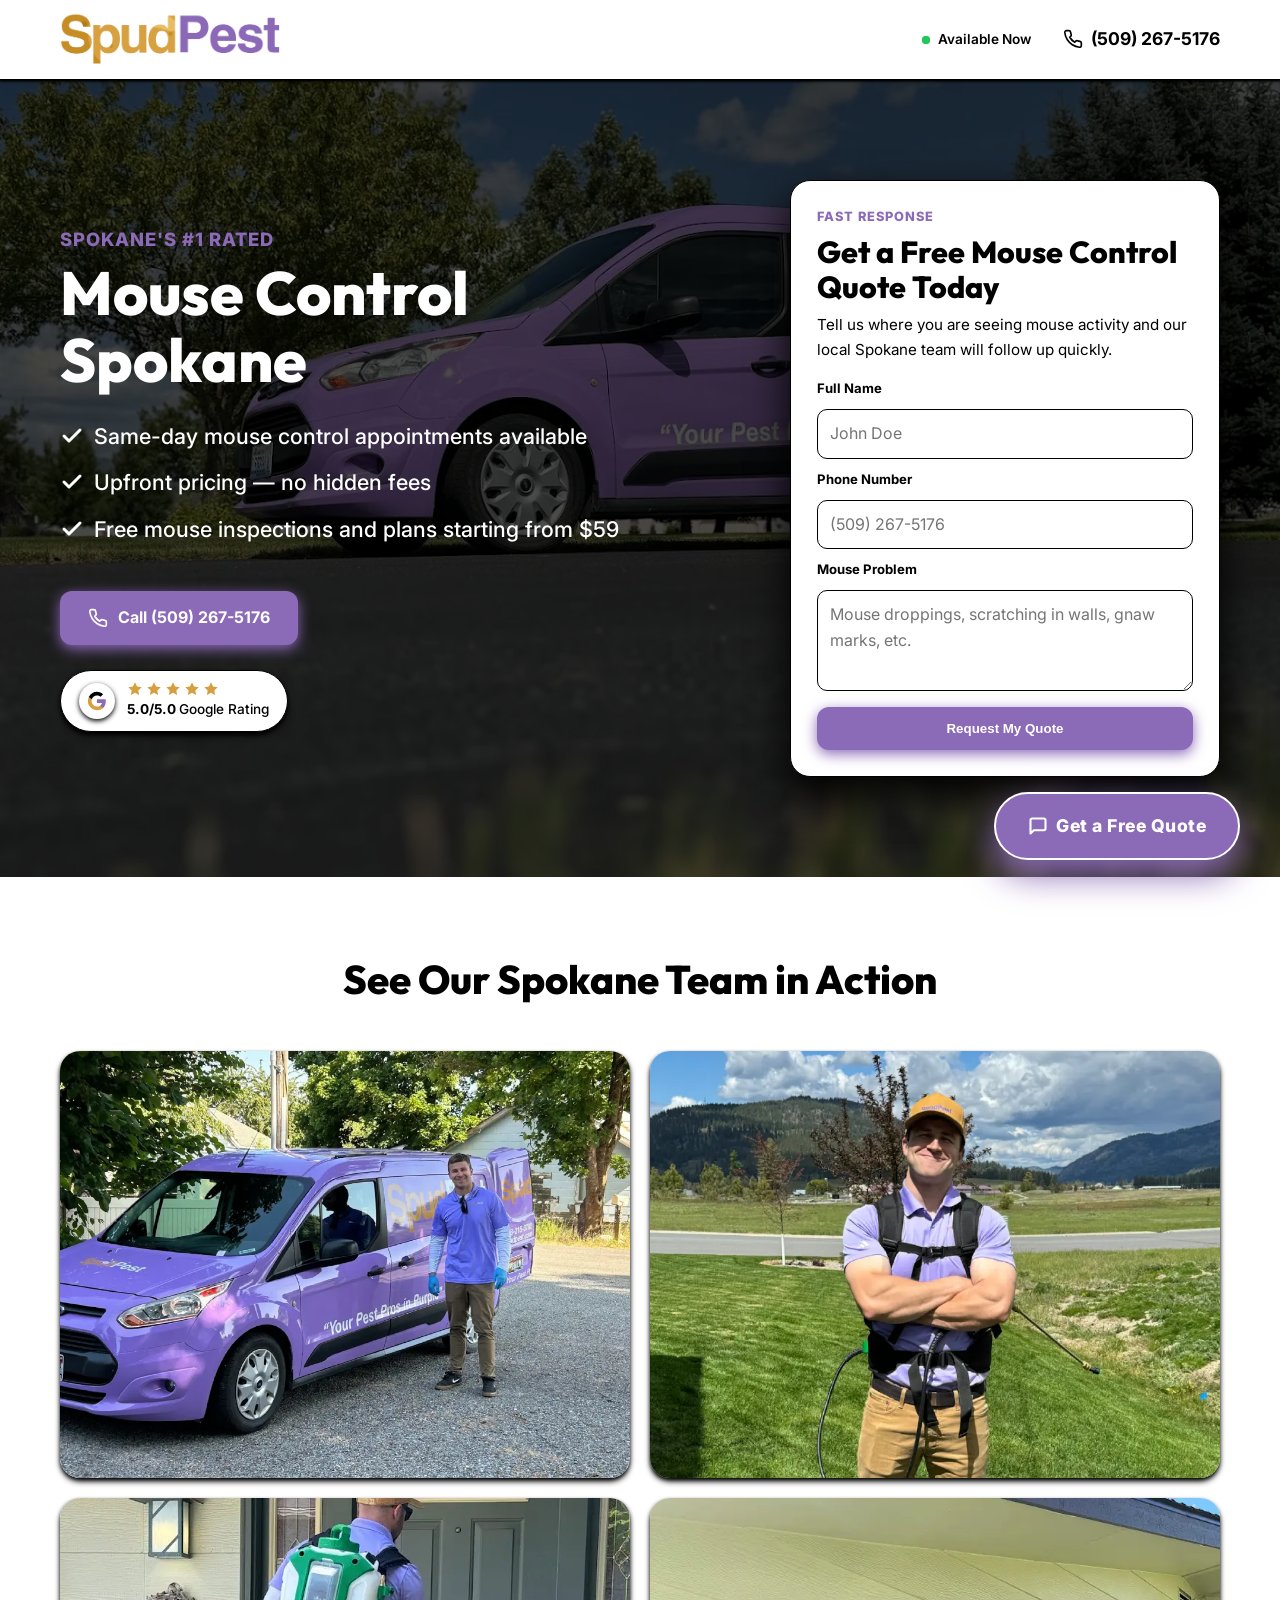
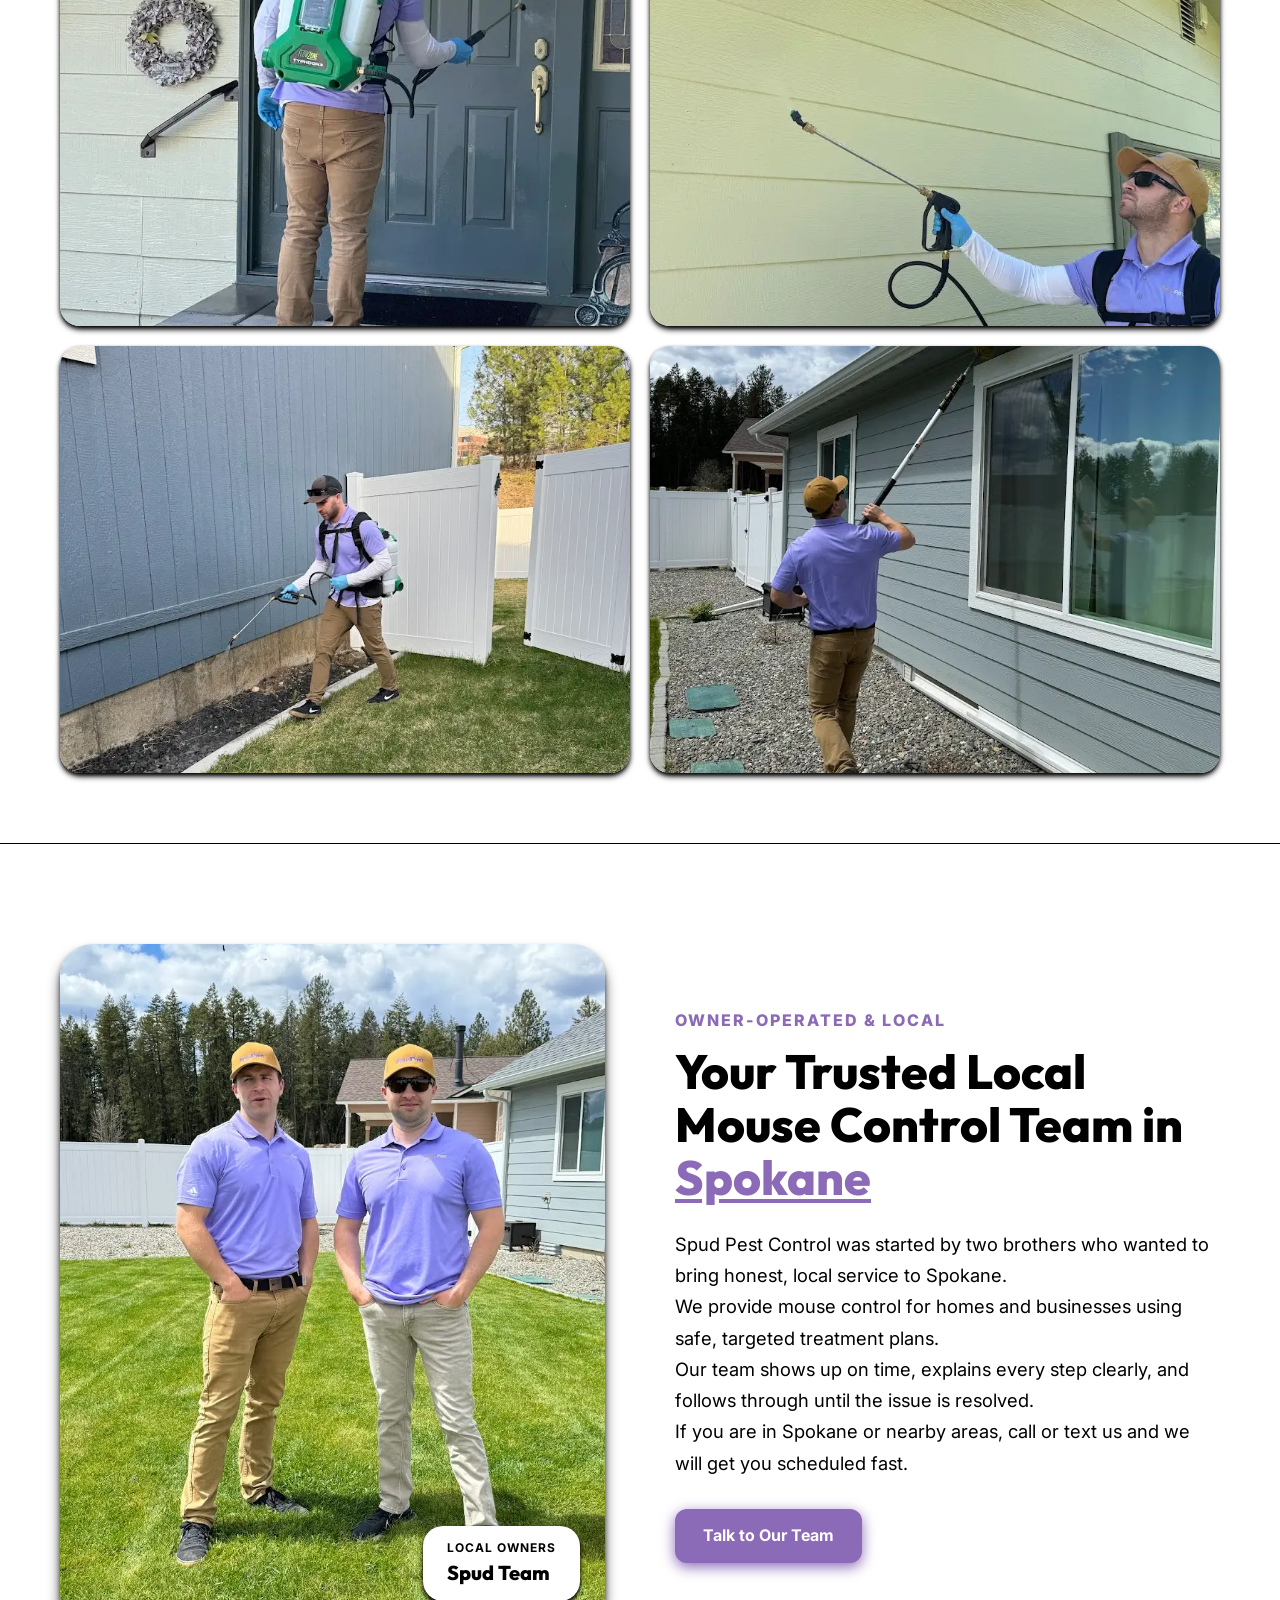
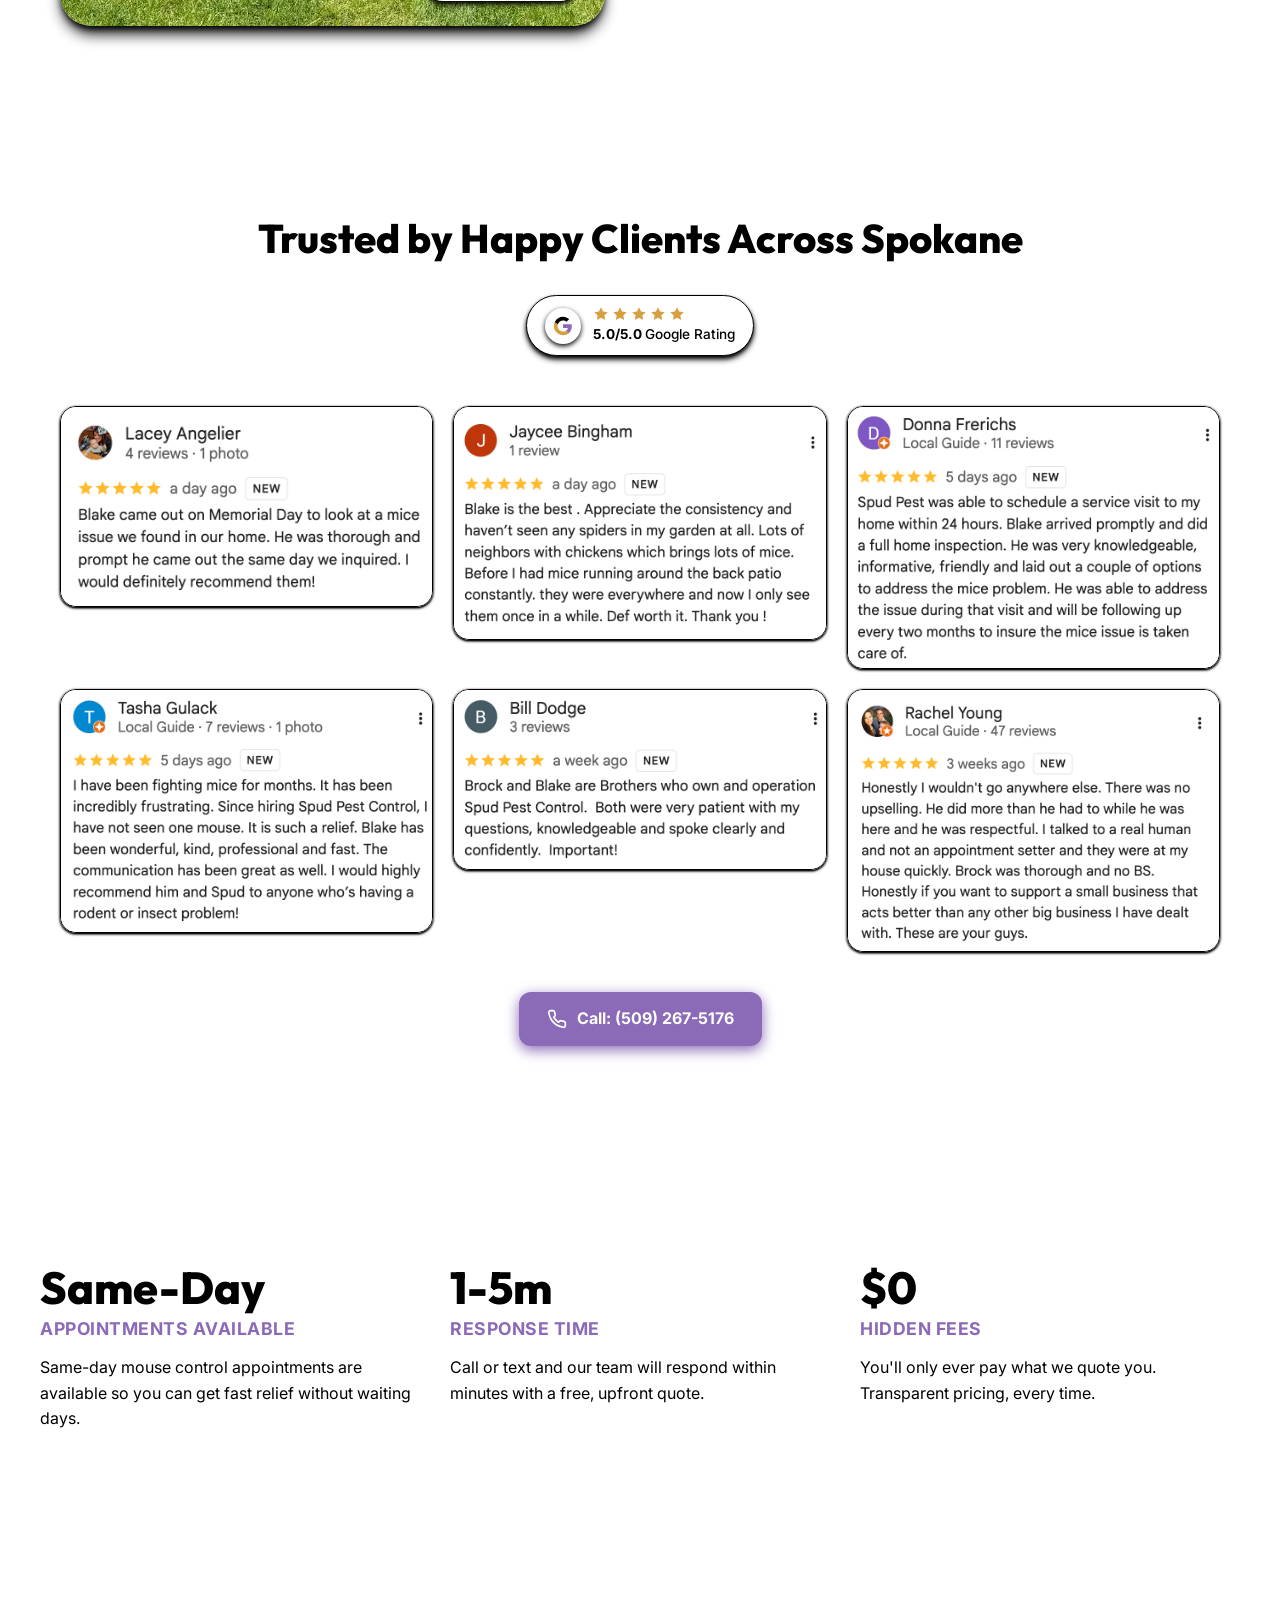
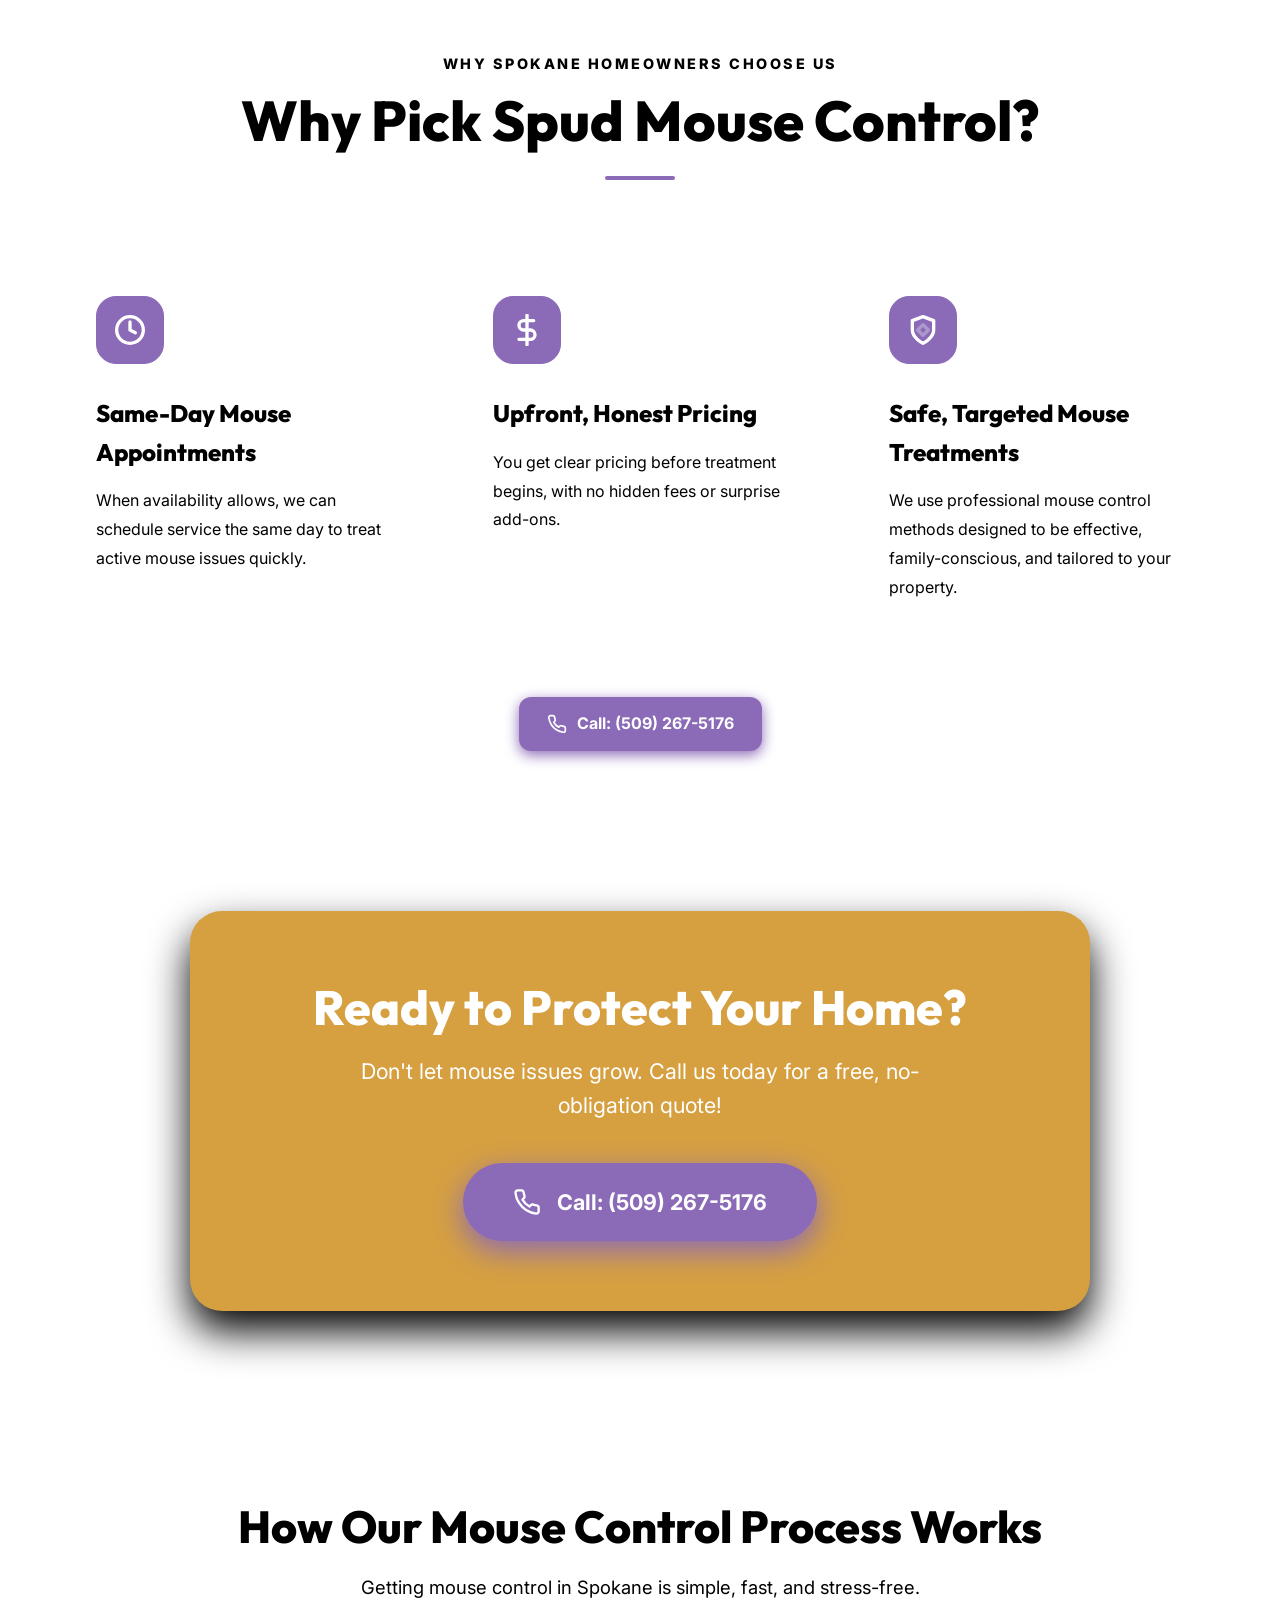
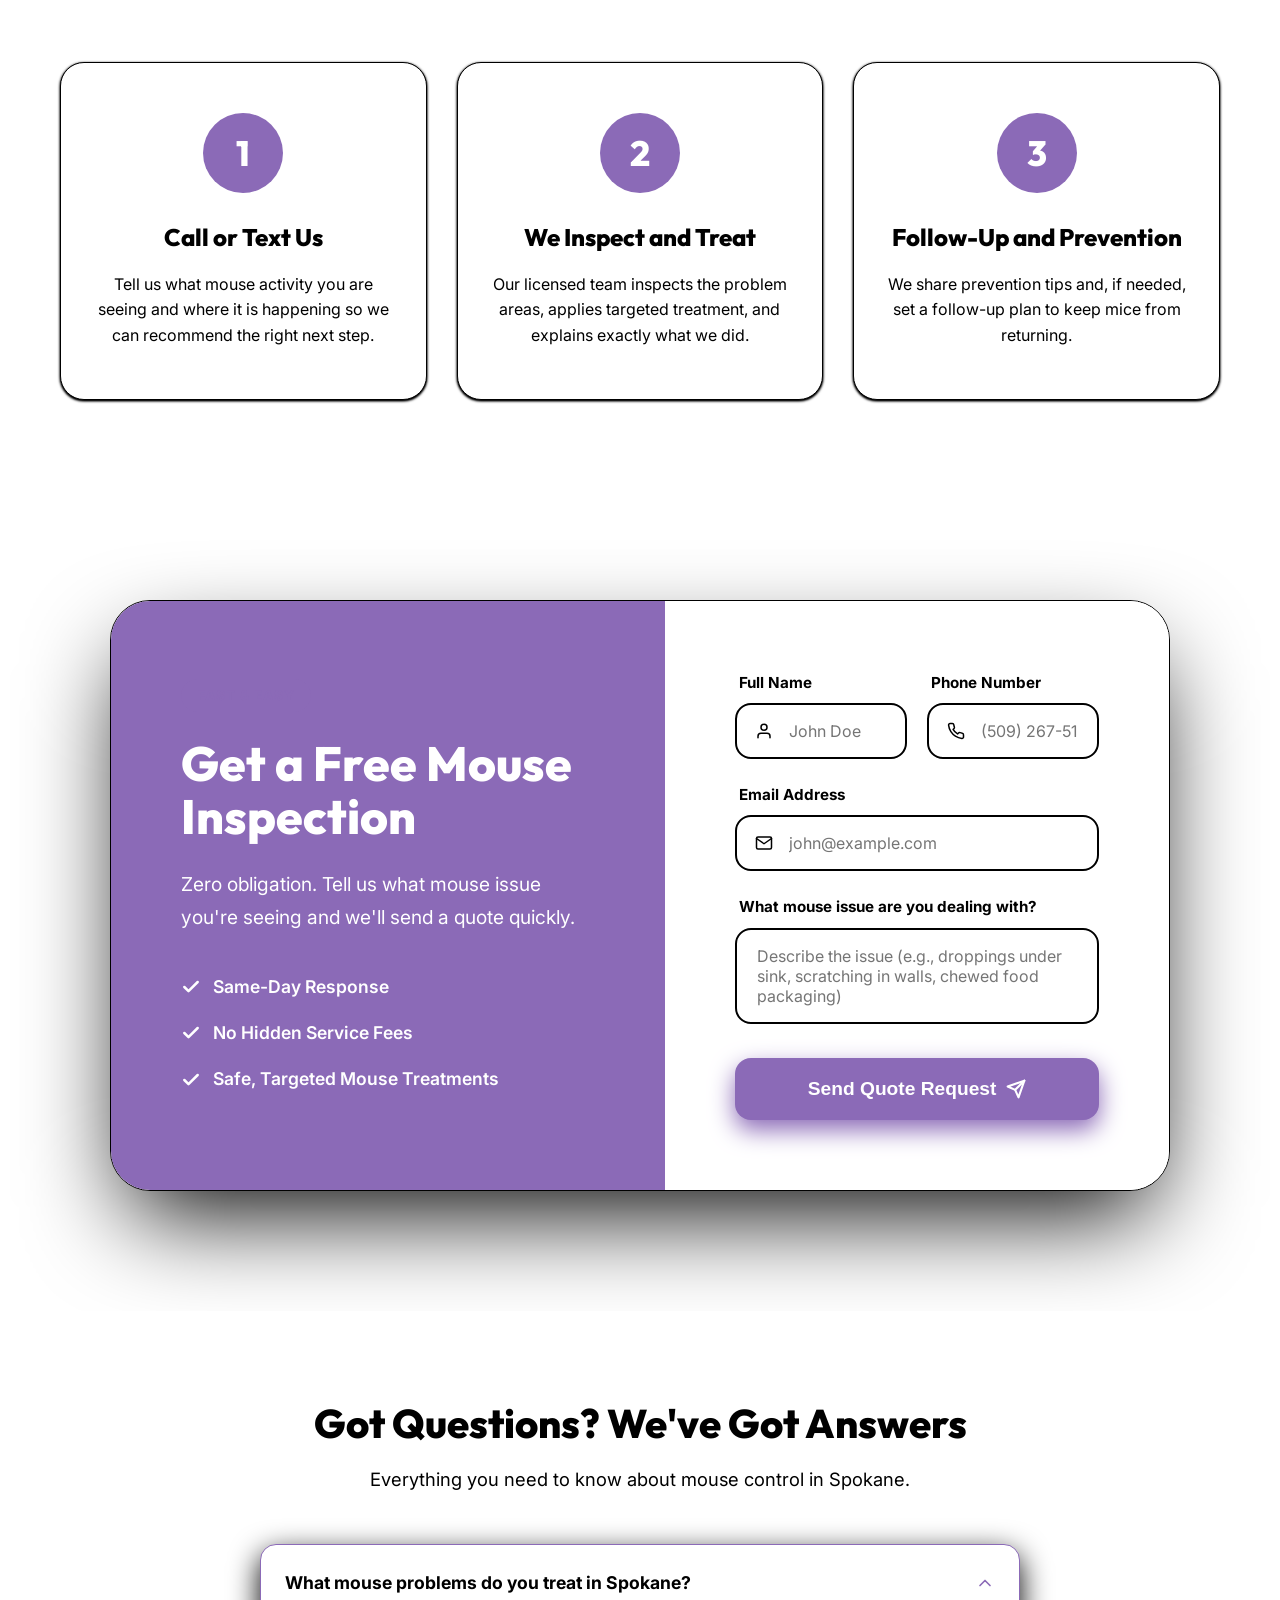
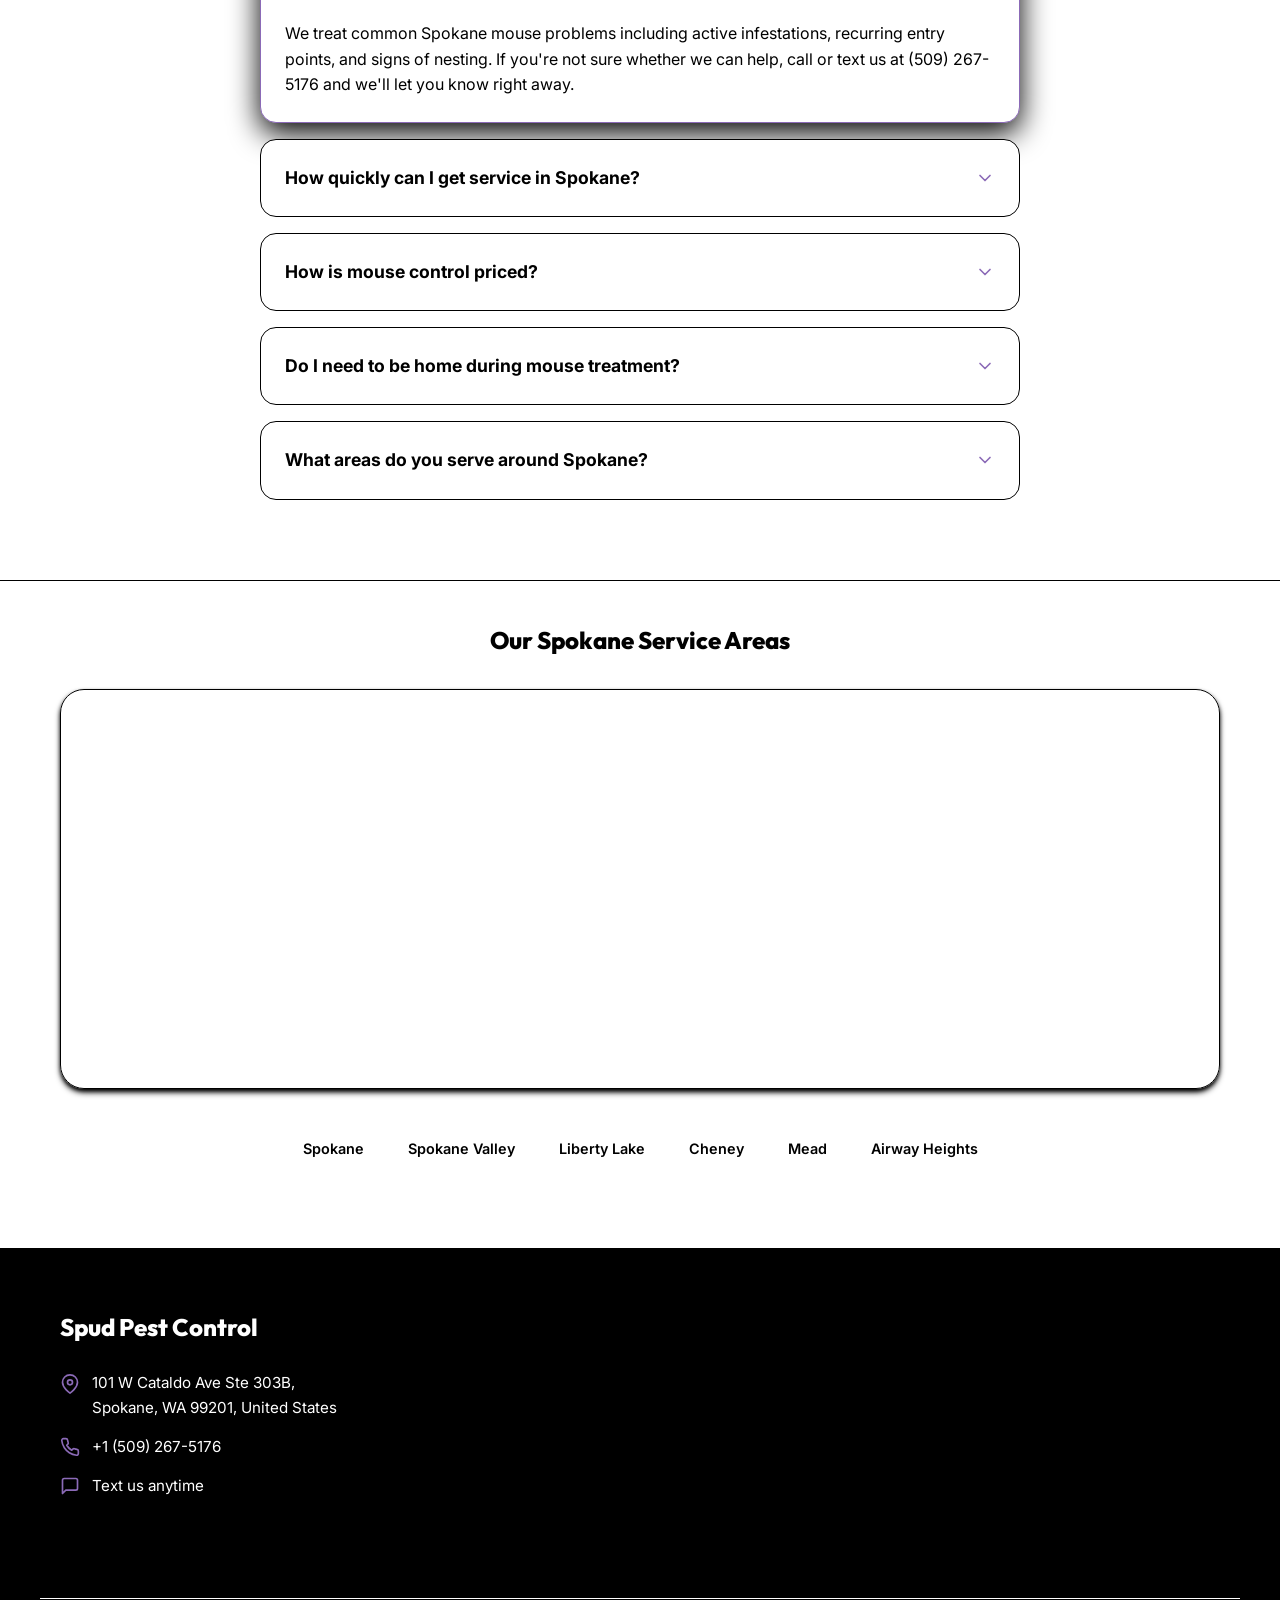
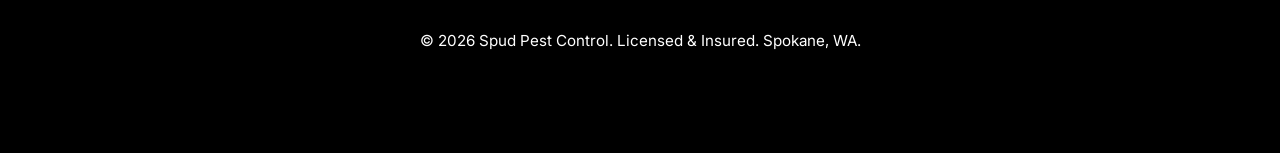
<file: mouse-control/index.html>
<!DOCTYPE html>
<html lang="en">

<head>
    <base href="/">
    <!-- Google tag (gtag.js) -->
    <script async src="https://www.googletagmanager.com/gtag/js?id=AW-16886402558"></script>
    <script>
      window.dataLayer = window.dataLayer || [];
      function gtag(){dataLayer.push(arguments);}
      gtag('js', new Date());

      gtag('config', 'AW-16886402558');
    </script>
    <script>
      gtag('config', 'AW-16886402558/s3vmCMK--7QcEP6biPQ-', {
        'phone_conversion_number': '(509) 267-5176'
      });
    </script>
    <meta charset="UTF-8">
    <!-- Google Tag Manager -->
    <script>(function(w,d,s,l,i){w[l]=w[l]||[];w[l].push({'gtm.start':
new Date().getTime(),event:'gtm.js'});var f=d.getElementsByTagName(s)[0],
j=d.createElement(s),dl=l!='dataLayer'?'&l='+l:'';j.async=true;j.src=
'https://www.googletagmanager.com/gtm.js?id='+i+dl;f.parentNode.insertBefore(j,f);
})(window,document,'script','dataLayer','GTM-WMSQX9ML');</script>
    <!-- End Google Tag Manager -->
    <meta name="viewport" content="width=device-width, initial-scale=1.0">
    <title>Mouse Control Spokane - Same-Day Rodent Service - Spud Pest Control</title>
    <meta name="description"
        content="Spokane's top-rated mouse control service. Spud Pest Control offers same-day rodent control appointments, upfront pricing, and targeted treatment plans across Spokane County. Call or text (509) 267-5176 today!">
    <link rel="stylesheet" href="style.css">
    <link rel="preconnect" href="https://fonts.googleapis.com">
    <link rel="preconnect" href="https://fonts.gstatic.com" crossorigin>
    <link
        href="https://fonts.googleapis.com/css2?family=Inter:wght@400;500;600;700;800&family=Outfit:wght@400;600;700;800&display=swap"
        rel="stylesheet">
    <script type="application/ld+json">
    {
      "@context": "https://schema.org",
      "@type": "LocalBusiness",
      "name": "Spud Pest Control",
      "image": "placeholder.svg",
      "@id": "",
      "url": "https://example.com",
      "telephone": "+15092675176",
      "priceRange": "$$",
      "address": {
        "@type": "PostalAddress",
        "streetAddress": "Spokane Service Area",
        "addressLocality": "Spokane",
        "addressRegion": "WA",
        "postalCode": "99201",
        "addressCountry": "US"
      },
      "geo": {
        "@type": "GeoCoordinates",
        "latitude": 47.6588,
        "longitude": -117.4260
      },
      "openingHoursSpecification": {
        "@type": "OpeningHoursSpecification",
        "dayOfWeek": [
          "Monday",
          "Tuesday",
          "Wednesday",
          "Thursday",
          "Friday",
          "Saturday",
          "Sunday"
        ],
        "opens": "07:00",
        "closes": "21:00"
      },
      "sameAs": []
    }
    </script>
</head>

<body>
    <style>
        .mouse-crawler {
            position: fixed;
            left: -80px;
            bottom: 24px;
            z-index: 1500;
            font-size: 34px;
            line-height: 1;
            pointer-events: none;
            opacity: 0;
            transform: scaleX(1);
            will-change: transform, left, bottom, opacity;
        }

        .mouse-crawler.is-running {
            opacity: 0.9;
            animation: mouse-crawl var(--mouse-duration, 12s) linear forwards;
        }

        @keyframes mouse-crawl {
            0% {
                left: -80px;
                bottom: var(--mouse-start-y, 24px);
                transform: scaleX(1);
            }
            49% {
                transform: scaleX(1);
            }
            50% {
                left: calc(100vw + 40px);
                bottom: var(--mouse-mid-y, 36px);
                transform: scaleX(-1);
            }
            100% {
                left: -80px;
                bottom: var(--mouse-end-y, 24px);
                transform: scaleX(-1);
            }
        }

        @media (max-width: 768px) {
            .mouse-crawler {
                font-size: 28px;
                bottom: 14px;
            }
        }
    </style>

    <div id="mouse-crawler" class="mouse-crawler" aria-hidden="true">🐭</div>

<!-- Sticky Header -->
    <header class="sticky-header">
        <div class="container header-content">
            <div class="logo">
                <img src="spudpest.png" alt="Spud Pest Control Logo" class="logo-img">
            </div>
            <div class="header-right">
                <div class="status-badge">
                    <span class="pulse-dot"></span>
                    Available Now
                </div>
                <a href="tel:5092675176" class="phone-link" id="header-call-link" onclick="gtag('event', 'conversion', {'send_to': 'AW-16886402558/s3vmCMK--7QcEP6biPQ-'});">
                    <svg class="phone-icon" viewBox="0 0 24 24" fill="none" stroke="currentColor" stroke-width="2"
                        stroke-linecap="round" stroke-linejoin="round">
                        <path
                            d="M22 16.92v3a2 2 0 0 1-2.18 2 19.79 19.79 0 0 1-8.63-3.07 19.5 19.5 0 0 1-6-6 19.79 19.79 0 0 1-3.07-8.67A2 2 0 0 1 4.11 2h3a2 2 0 0 1 2 1.72 12.84 12.84 0 0 0 .7 2.81 2 2 0 0 1-.45 2.11L8.09 9.91a16 16 0 0 0 6 6l1.27-1.27a2 2 0 0 1 2.11-.45 12.84 12.84 0 0 0 2.81.7A2 2 0 0 1 22 16.92z">
                        </path>
                    </svg>
                    (509) 267-5176
                </a>
            </div>
        </div>
    </header>

    <main>
        <!-- Hero Section -->
        <section class="hero-v2">
            <div class="hero-overlay"></div>
            <img src="spudpest9.webp" alt="Spud Pest Control service vehicle" class="hero-bg-img">
            <div class="container hero-container">
                <div class="hero-content">
                    <p style="color: var(--accent); font-weight: 800; font-size: 1.15rem; margin-bottom: 5px; text-transform: uppercase; letter-spacing: 1px;">Spokane's #1 Rated</p>
                    <h1 style="margin-top: 0;">Mouse Control <span class="highlight">Spokane</span></h1>
                    <ul class="hero-subtext" style="list-style: none; padding: 0; text-align: left;">
                        <li style="display: flex; align-items: center; gap: 10px; margin-bottom: 12px; text-align: left;">
                            <svg width="24" height="24" viewBox="0 0 24 24" fill="none" stroke="#ffffff" stroke-width="3" stroke-linecap="round" stroke-linejoin="round" style="flex-shrink: 0;"><polyline points="20 6 9 17 4 12"></polyline></svg>
                            Same-day mouse control appointments available
                        </li>
                        <li style="display: flex; align-items: center; gap: 10px; margin-bottom: 12px; text-align: left;">
                            <svg width="24" height="24" viewBox="0 0 24 24" fill="none" stroke="#ffffff" stroke-width="3" stroke-linecap="round" stroke-linejoin="round" style="flex-shrink: 0;"><polyline points="20 6 9 17 4 12"></polyline></svg>
                            Upfront pricing — no hidden fees
                        </li>
                        <li style="display: flex; align-items: center; gap: 10px; text-align: left;">
                            <svg width="24" height="24" viewBox="0 0 24 24" fill="none" stroke="#ffffff" stroke-width="3" stroke-linecap="round" stroke-linejoin="round" style="flex-shrink: 0;"><polyline points="20 6 9 17 4 12"></polyline></svg>
                            Free mouse inspections and plans starting from $59
                        </li>
                    </ul>

                    <!-- Dual CTA: Call + Text -->
                    <div class="hero-actions-container">
                        <a href="tel:5092675176" class="btn btn-primary btn-cta-main" id="hero-call-btn">
                            <svg class="phone-icon ring-animation" viewBox="0 0 24 24" fill="none" stroke="currentColor"
                                stroke-width="2" stroke-linecap="round" stroke-linejoin="round">
                                <path
                                    d="M22 16.92v3a2 2 0 0 1-2.18 2 19.79 19.79 0 0 1-8.63-3.07 19.5 19.5 0 0 1-6-6 19.79 19.79 0 0 1-3.07-8.67A2 2 0 0 1 4.11 2h3a2 2 0 0 1 2 1.72 12.84 12.84 0 0 0 .7 2.81 2 2 0 0 1-.45 2.11L8.09 9.91a16 16 0 0 0 6 6l1.27-1.27a2 2 0 0 1 2.11-.45 12.84 12.84 0 0 0 2.81.7A2 2 0 0 1 22 16.92z">
                                </path>
                            </svg>
                            Call (509) 267-5176
                        </a>
                    </div>

                    <div style="margin-top: 8px;">
                        <a href="https://maps.google.com/?q=Spokane,+WA" target="_blank" rel="noopener noreferrer" style="display: inline-flex; align-items: center; gap: 12px; background: #ffffff; padding: 10px 18px; border-radius: 50px; box-shadow: var(--shadow-md); border: 1px solid #000000; text-decoration: none; transition: transform 0.2s ease;">
                            <div style="width: 36px; height: 36px; background: #fff; border-radius: 50%; box-shadow: 0 2px 5px #000000; display: flex; align-items: center; justify-content: center; flex-shrink: 0;">
                                <svg width="20" height="20" viewBox="0 0 24 24">
                                  <path fill="#8b6ab7" d="M22.56 12.25c0-.78-.07-1.53-.2-2.25H12v4.26h5.92c-.26 1.37-1.04 2.53-2.21 3.31v2.77h3.57c2.08-1.92 3.28-4.74 3.28-8.09z"/>
                                  <path fill="#d6a040" d="M12 23c2.97 0 5.46-.98 7.28-2.66l-3.57-2.77c-.98.66-2.23 1.06-3.71 1.06-2.86 0-5.29-1.93-6.16-4.53H2.18v2.84C3.99 20.53 7.7 23 12 23z"/>
                                  <path fill="#d6a040" d="M5.84 14.09c-.22-.66-.35-1.36-.35-2.09s.13-1.43.35-2.09V7.07H2.18C1.43 8.55 1 10.22 1 12s.43 3.45 1.18 4.93l2.85-2.22.81-.62z"/>
                                  <path fill="#000000" d="M12 5.38c1.62 0 3.06.56 4.21 1.64l3.15-3.15C17.45 2.09 14.97 1 12 1 7.7 1 3.99 3.47 2.18 7.07l3.66 2.84c.87-2.6 3.3-4.53 6.16-4.53z"/>
                                </svg>
                            </div>
                            <div style="display: flex; flex-direction: column; align-items: flex-start; text-align: left;">
                                <div style="display: flex; gap: 3px; color: #d6a040;">
                                    <svg width="16" height="16" viewBox="0 0 24 24" fill="currentColor"><path d="M12 2L15.09 8.26L22 9.27L17 14.14L18.18 21.02L12 17.77L5.82 21.02L7 14.14L2 9.27L8.91 8.26L12 2Z"/></svg>
                                    <svg width="16" height="16" viewBox="0 0 24 24" fill="currentColor"><path d="M12 2L15.09 8.26L22 9.27L17 14.14L18.18 21.02L12 17.77L5.82 21.02L7 14.14L2 9.27L8.91 8.26L12 2Z"/></svg>
                                    <svg width="16" height="16" viewBox="0 0 24 24" fill="currentColor"><path d="M12 2L15.09 8.26L22 9.27L17 14.14L18.18 21.02L12 17.77L5.82 21.02L7 14.14L2 9.27L8.91 8.26L12 2Z"/></svg>
                                    <svg width="16" height="16" viewBox="0 0 24 24" fill="currentColor"><path d="M12 2L15.09 8.26L22 9.27L17 14.14L18.18 21.02L12 17.77L5.82 21.02L7 14.14L2 9.27L8.91 8.26L12 2Z"/></svg>
                                    <svg width="16" height="16" viewBox="0 0 24 24" fill="currentColor"><path d="M12 2L15.09 8.26L22 9.27L17 14.14L18.18 21.02L12 17.77L5.82 21.02L7 14.14L2 9.27L8.91 8.26L12 2Z"/></svg>
                                </div>
                                <span style="font-size: 0.85rem; font-weight: 700; color: var(--text-main); margin-top: 2px;">5.0/5.0 <span style="font-weight: 500; color: var(--text-light);">Google Rating</span></span>
                            </div>
                        </a>
                        
                        <!-- Desktop Hero Image Placeholder -->
                        <div class="desktop-hero-photo desktop-only">
                            <img src="spudpestguy.webp" alt="Spud Pest Control Team" class="desktop-hero-photo-img">
                        </div>

                        <!-- Mobile Truck Anim (Hero) -->
                        <div class="mobile-truck-anim-hero mobile-only truck-trigger">
                            <img src="spudpestguy.webp" alt="Spud Pest Control Truck" class="truck-img-hero">
                        </div>
                    </div>
                </div>
                <aside class="hero-form-panel desktop-only" aria-label="Get a free pest quote">
                    <div class="hero-form-card">
                        <p class="hero-form-kicker">Fast Response</p>
                        <h3>Get a Free Mouse Control Quote Today</h3>
                        <p class="hero-form-copy">Tell us where you are seeing mouse activity and our local Spokane team will follow up quickly.</p>
                        <form data-netlify="true" name="hero-pest-control-quote" class="hero-quick-form">
                            <input type="hidden" name="form-name" value="hero-pest-control-quote">
                            <label for="hero-name">Full Name</label>
                            <input type="text" id="hero-name" name="name" required placeholder="John Doe">

                            <label for="hero-phone">Phone Number</label>
                            <input type="tel" id="hero-phone" name="phone" required placeholder="(509) 267-5176">

                            <label for="hero-needs">Mouse Problem</label>
                            <textarea id="hero-needs" name="needs" rows="3" required placeholder="Mouse droppings, scratching in walls, gnaw marks, etc."></textarea>

                            <button type="submit" class="btn btn-primary hero-form-submit">Request My Quote</button>
                        </form>
                    </div>
                </aside>
                </div>
            </div>
        </section>

        <!-- Photo Gallery Section -->
        <section class="team-gallery" style="background: var(--white); padding: 70px 0;">
            <div class="container">
                <div class="section-header" style="margin-bottom: 40px;">
                    <h2>See Our Spokane Team in Action</h2>
                </div>
                <div class="team-grid">
                    <div class="team-item">
                        <img src="spudpest10.webp" alt="Spud Pest Control Spokane" style="position: absolute; top: 0; left: 0; width: 100%; height: 100%; object-fit: cover;">
                    </div>
                    <div class="team-item">
                        <img src="spudpest11.webp" alt="Spud Pest Control Spokane" style="position: absolute; top: 0; left: 0; width: 100%; height: 100%; object-fit: cover;">
                    </div>
                    <div class="team-item">
                        <img src="spudpest3.webp" alt="Spud Pest Control Spokane" style="position: absolute; top: 0; left: 0; width: 100%; height: 100%; object-fit: cover;">
                    </div>
                    <div class="team-item">
                        <img src="spudpest4.webp" alt="Spud Pest Control Spokane" style="position: absolute; top: 0; left: 0; width: 100%; height: 100%; object-fit: cover;">
                    </div>
                    <div class="team-item">
                        <img src="spudpest2.webp" alt="Spud Pest Control Spokane" style="position: absolute; top: 0; left: 0; width: 100%; height: 100%; object-fit: cover;">
                    </div>
                    <div class="team-item">
                        <img src="spudpest6.webp" alt="Spud Pest Control Spokane" style="position: absolute; top: 0; left: 0; width: 100%; height: 100%; object-fit: cover;">
                    </div>
                </div>
            </div>
        </section>
        
        <!-- Meet the Owner Section -->
        <section class="owner-intro">
            <div class="container split-50">
                <div class="owner-image-box">
                    <img src="spudpest12.webp" alt="Local owners of Spud Pest Control Spokane" class="owner-img">
                    <div class="owner-badge">
                        <span class="badge-title">Local Owners</span>
                        <span class="badge-name">Spud Team</span>
                    </div>
                </div>
                <div class="owner-text-box">
                    <p class="owner-subtitle">Owner-Operated & Local</p>
                    <h2 class="owner-title">Your Trusted Local Mouse Control Team in <span class="highlight">Spokane</span></h2>
                    <div class="owner-blurb">
                        <p>Spud Pest Control was started by two brothers who wanted to bring honest, local service to Spokane.<br>We provide mouse control for homes and businesses using safe, targeted treatment plans.<br>Our team shows up on time, explains every step clearly, and follows through until the issue is resolved.<br>If you are in Spokane or nearby areas, call or text us and we will get you scheduled fast.</p>
                    </div>
                    <div class="owner-cta">
                        <a href="tel:5092675176" class="btn btn-primary">Talk to Our Team</a>
                    </div>
                </div>
            </div>
        </section>

        <!-- Reviews Section -->
        <section id="reviews" class="reviews">
            <div class="container">
                <div class="section-header" style="display: flex; flex-direction: column; align-items: center;">
                    <h2>Trusted by Happy Clients Across Spokane</h2>
                    <a href="https://maps.google.com/?q=Spokane,+WA" target="_blank" rel="noopener noreferrer" style="display: inline-flex; align-items: center; gap: 12px; background: #ffffff; padding: 10px 18px; border-radius: 50px; box-shadow: var(--shadow-md); border: 1px solid #000000; margin-top: 15px; text-decoration: none;">
                        <div style="width: 36px; height: 36px; background: #fff; border-radius: 50%; box-shadow: 0 2px 5px #000000; display: flex; align-items: center; justify-content: center; flex-shrink: 0;">
                            <svg width="20" height="20" viewBox="0 0 24 24">
                              <path fill="#8b6ab7" d="M22.56 12.25c0-.78-.07-1.53-.2-2.25H12v4.26h5.92c-.26 1.37-1.04 2.53-2.21 3.31v2.77h3.57c2.08-1.92 3.28-4.74 3.28-8.09z"/>
                              <path fill="#d6a040" d="M12 23c2.97 0 5.46-.98 7.28-2.66l-3.57-2.77c-.98.66-2.23 1.06-3.71 1.06-2.86 0-5.29-1.93-6.16-4.53H2.18v2.84C3.99 20.53 7.7 23 12 23z"/>
                              <path fill="#d6a040" d="M5.84 14.09c-.22-.66-.35-1.36-.35-2.09s.13-1.43.35-2.09V7.07H2.18C1.43 8.55 1 10.22 1 12s.43 3.45 1.18 4.93l2.85-2.22.81-.62z"/>
                              <path fill="#000000" d="M12 5.38c1.62 0 3.06.56 4.21 1.64l3.15-3.15C17.45 2.09 14.97 1 12 1 7.7 1 3.99 3.47 2.18 7.07l3.66 2.84c.87-2.6 3.3-4.53 6.16-4.53z"/>
                            </svg>
                        </div>
                        <div style="display: flex; flex-direction: column; align-items: flex-start; text-align: left;">
                            <div style="display: flex; gap: 3px; color: #d6a040;">
                                <svg width="16" height="16" viewBox="0 0 24 24" fill="currentColor"><path d="M12 2L15.09 8.26L22 9.27L17 14.14L18.18 21.02L12 17.77L5.82 21.02L7 14.14L2 9.27L8.91 8.26L12 2Z"/></svg>
                                <svg width="16" height="16" viewBox="0 0 24 24" fill="currentColor"><path d="M12 2L15.09 8.26L22 9.27L17 14.14L18.18 21.02L12 17.77L5.82 21.02L7 14.14L2 9.27L8.91 8.26L12 2Z"/></svg>
                                <svg width="16" height="16" viewBox="0 0 24 24" fill="currentColor"><path d="M12 2L15.09 8.26L22 9.27L17 14.14L18.18 21.02L12 17.77L5.82 21.02L7 14.14L2 9.27L8.91 8.26L12 2Z"/></svg>
                                <svg width="16" height="16" viewBox="0 0 24 24" fill="currentColor"><path d="M12 2L15.09 8.26L22 9.27L17 14.14L18.18 21.02L12 17.77L5.82 21.02L7 14.14L2 9.27L8.91 8.26L12 2Z"/></svg>
                                <svg width="16" height="16" viewBox="0 0 24 24" fill="currentColor"><path d="M12 2L15.09 8.26L22 9.27L17 14.14L18.18 21.02L12 17.77L5.82 21.02L7 14.14L2 9.27L8.91 8.26L12 2Z"/></svg>
                            </div>
                            <span style="font-size: 0.85rem; font-weight: 700; color: var(--text-main); margin-top: 2px;">5.0/5.0 <span style="font-weight: 500; color: var(--text-light);">Google Rating</span></span>
                        </div>
                    </a>
                </div>

                <!-- Review Images Grid -->
                <div class="reviews-grid-v2">
                    <a href="https://maps.google.com/?q=Spokane,+WA" target="_blank" rel="noopener noreferrer">
                        <img src="review-spud-1.png" alt="Spud Pest Control Google Review" class="review-img-v2">
                    </a>
                    <a href="https://maps.google.com/?q=Spokane,+WA" target="_blank" rel="noopener noreferrer">
                        <img src="review-spud-2.png" alt="Spud Pest Control Google Review" class="review-img-v2">
                    </a>
                    <a href="https://maps.google.com/?q=Spokane,+WA" target="_blank" rel="noopener noreferrer">
                        <img src="review-spud-3.png" alt="Spud Pest Control Google Review" class="review-img-v2">
                    </a>
                    <a href="https://maps.google.com/?q=Spokane,+WA" target="_blank" rel="noopener noreferrer">
                        <img src="review-spud-4.png" alt="Spud Pest Control Google Review" class="review-img-v2">
                    </a>
                    <a href="https://maps.google.com/?q=Spokane,+WA" target="_blank" rel="noopener noreferrer">
                        <img src="review-spud-5.png" alt="Spud Pest Control Google Review" class="review-img-v2">
                    </a>
                    <a href="https://maps.google.com/?q=Spokane,+WA" target="_blank" rel="noopener noreferrer">
                        <img src="review-spud-6.png" alt="Spud Pest Control Google Review" class="review-img-v2">
                    </a>
                </div>



                <!-- Reviews CTA -->
                <div style="display: flex; flex-wrap: wrap; justify-content: center; gap: 14px; margin-top: 40px; margin-bottom: 20px;">
                    <a href="tel:5092675176" class="btn btn-primary" id="reviews-call-btn">
                        <svg class="phone-icon ring-animation" viewBox="0 0 24 24" fill="none" stroke="currentColor"
                            stroke-width="2" stroke-linecap="round" stroke-linejoin="round">
                            <path
                                d="M22 16.92v3a2 2 0 0 1-2.18 2 19.79 19.79 0 0 1-8.63-3.07 19.5 19.5 0 0 1-6-6 19.79 19.79 0 0 1-3.07-8.67A2 2 0 0 1 4.11 2h3a2 2 0 0 1 2 1.72 12.84 12.84 0 0 0 .7 2.81 2 2 0 0 1-.45 2.11L8.09 9.91a16 16 0 0 0 6 6l1.27-1.27a2 2 0 0 1 2.11-.45 12.84 12.84 0 0 0 2.81.7A2 2 0 0 1 22 16.92z">
                            </path>
                        </svg>
                        Call: (509) 267-5176
                    </a>
                </div>
            </div>
        </section>

        <!-- Stats Section -->
        <section class="stats">
            <div class="container stats-row-v2">
                <div class="stat-item-v2">
                    <div class="stat-main">
                        <div class="stat-value">Same-Day</div>
                        <div class="stat-label">Appointments Available</div>
                    </div>
                    <p class="stat-desc">Same-day mouse control appointments are available so you can get fast relief without waiting days.</p>
                </div>
                <div class="stat-item-v2">
                    <div class="stat-main">
                        <div class="stat-value">1-5m</div>
                        <div class="stat-label">Response Time</div>
                    </div>
                    <p class="stat-desc">Call or text and our team will respond within minutes with a free, upfront quote.</p>
                </div>
                <div class="stat-item-v2">
                    <div class="stat-main">
                        <div class="stat-value">$0</div>
                        <div class="stat-label">Hidden Fees</div>
                    </div>
                    <p class="stat-desc">You'll only ever pay what we quote you. Transparent pricing, every time.</p>
                </div>
            </div>
        </section>

        <!-- Why Pick Spud Pest Control Section -->
        <section class="why-pick-v3">
            <!-- Decorative animated blobs -->
            <div class="blob-1"></div>
            <div class="blob-2"></div>

            <div class="container" style="position: relative; z-index: 2;">
                <!-- Header -->
                <div class="section-header-v3">
                    <p class="subtitle-v3">Why Spokane Homeowners Choose Us</p>
                    <h2 class="title-v3">Why Pick <span class="highlight-v3">Spud Mouse Control</span>?</h2>
                    <div class="divider-v3"></div>
                </div>

                <!-- 4-Widget Grid -->
                <div class="feature-grid-v3">

                    <!-- Card 1: Same-Day -->
                    <div class="feature-card-v3 reveal">
                        <div class="icon-box-v3">
                            <svg width="32" height="32" viewBox="0 0 24 24" fill="none" stroke="#ffffff" stroke-width="2.5" stroke-linecap="round" stroke-linejoin="round">
                                <circle cx="12" cy="12" r="10"/><polyline points="12 6 12 12 16 14"/>
                            </svg>
                        </div>
                        <h3 class="card-title-v3">Same-Day Mouse Appointments</h3>
                        <p class="card-text-v3">When availability allows, we can schedule service the same day to treat active mouse issues quickly.</p>

                    </div>

                    <!-- Card 2: Pricing -->
                    <div class="feature-card-v3 reveal" style="transition-delay: 0.1s;">
                        <div class="icon-box-v3">
                            <svg width="32" height="32" viewBox="0 0 24 24" fill="none" stroke="#ffffff" stroke-width="2.5" stroke-linecap="round" stroke-linejoin="round">
                                <line x1="12" y1="1" x2="12" y2="23"/><path d="M17 5H9.5a3.5 3.5 0 0 0 0 7h5a3.5 3.5 0 0 1 0 7H6"/>
                            </svg>
                        </div>
                        <h3 class="card-title-v3">Upfront, Honest Pricing</h3>
                        <p class="card-text-v3">You get clear pricing before treatment begins, with no hidden fees or surprise add-ons.</p>

                    </div>

                    <!-- Card 3: Eco -->
                    <div class="feature-card-v3 reveal" style="transition-delay: 0.2s;">
                        <div class="icon-box-v3">
                            <svg width="32" height="32" viewBox="0 0 24 24" fill="none" stroke="#ffffff" stroke-width="2.5" stroke-linecap="round" stroke-linejoin="round">
                                <path d="M12 22s8-4 8-10V5l-8-3-8 3v7c0 6 8 10 8 10z"/>
                                <path d="M12 8l-4 4 4 4 4-4-4-4z" opacity="0.3"/>
                            </svg>
                        </div>
                        <h3 class="card-title-v3">Safe, Targeted Mouse Treatments</h3>
                        <p class="card-text-v3">We use professional mouse control methods designed to be effective, family-conscious, and tailored to your property.</p>

                    </div>

                </div>

                <!-- Why Pick CTA -->
                <div style="display: flex; flex-wrap: wrap; justify-content: center; gap: 14px; margin-top: 50px;">
                    <a href="tel:5092675176" class="btn btn-primary" id="why-pick-call-btn">
                        <svg class="phone-icon ring-animation" viewBox="0 0 24 24" fill="none" stroke="currentColor"
                            stroke-width="2" stroke-linecap="round" stroke-linejoin="round">
                            <path
                                d="M22 16.92v3a2 2 0 0 1-2.18 2 19.79 19.79 0 0 1-8.63-3.07 19.5 19.5 0 0 1-6-6 19.79 19.79 0 0 1-3.07-8.67A2 2 0 0 1 4.11 2h3a2 2 0 0 1 2 1.72 12.84 12.84 0 0 0 .7 2.81 2 2 0 0 1-.45 2.11L8.09 9.91a16 16 0 0 0 6 6l1.27-1.27a2 2 0 0 1 2.11-.45 12.84 12.84 0 0 0 2.81.7A2 2 0 0 1 22 16.92z">
                            </path>
                        </svg>
                        Call: (509) 267-5176
                    </a>
                </div>
            </div>
        </section>

        <!-- Final CTA -->

        <section class="final-cta" style="padding: 60px 20px 100px;">
            <div class="container" style="background: #d6a040; border-radius: 32px; padding: 70px 30px; text-align: center; box-shadow: 0 20px 40px #000000; position: relative; overflow: hidden; max-width: 900px; margin: 0 auto;">
                
                <h2 style="color: var(--white); position: relative; z-index: 2; line-height: 1.1;">Ready to Protect Your Home?</h2>
                <p style="color: #ffffff; position: relative; z-index: 2; max-width: 600px; margin: 0 auto 40px auto; font-size: 1.35rem;">Don't let mouse issues grow. Call us today for a free, no-obligation quote!</p>
                
                <div style="position: relative; z-index: 2; display: flex; flex-wrap: wrap; align-items: center; justify-content: center; gap: 16px;">
                    <a href="tel:5092675176" class="btn btn-primary btn-large" id="final-call-btn" style="padding: 22px 50px; border-radius: 50px; display: inline-flex; align-items: center; gap: 16px; box-shadow: 0 10px 30px #8b6ab7; font-size: 1.35rem;">
                        <svg class="phone-icon ring-animation" viewBox="0 0 24 24" fill="none" stroke="currentColor"
                            stroke-width="2" stroke-linecap="round" stroke-linejoin="round" style="width: 28px; height: 28px;">
                            <path
                                d="M22 16.92v3a2 2 0 0 1-2.18 2 19.79 19.79 0 0 1-8.63-3.07 19.5 19.5 0 0 1-6-6 19.79 19.79 0 0 1-3.07-8.67A2 2 0 0 1 4.11 2h3a2 2 0 0 1 2 1.72 12.84 12.84 0 0 0 .7 2.81 2 2 0 0 1-.45 2.11L8.09 9.91a16 16 0 0 0 6 6l1.27-1.27a2 2 0 0 1 2.11-.45 12.84 12.84 0 0 0 2.81.7A2 2 0 0 1 22 16.92z">
                            </path>
                        </svg>
                        Call: (509) 267-5176
                    </a>
                    </div>
                </div>
            </div>
        </section>

        <!-- Our Process Section -->
        <section class="process" style="padding: 80px 0; background: var(--bg-light);">
            <div class="container">
                <div class="section-header" style="text-align: center; margin-bottom: 60px;">
                    <h2 style="font-size: 2.8rem; color: var(--primary);">How Our Mouse Control Process Works</h2>
                    <p style="color: var(--text-light); font-size: 1.15rem; max-width: 600px; margin: 10px auto 0;">Getting mouse control in Spokane is simple, fast, and stress-free.</p>
                </div>
                
                <div style="display: grid; grid-template-columns: repeat(auto-fit, minmax(300px, 1fr)); gap: 30px; position: relative;">
                    <!-- Process Step 1 -->
                    <div style="background: var(--white); padding: 50px 30px; border-radius: 24px; text-align: center; box-shadow: var(--shadow-sm); border: 1px solid #000000; transition: transform 0.3s ease;">
                        <div style="width: 80px; height: 80px; background: #8b6ab7; color: #ffffff; border-radius: 50%; display: flex; align-items: center; justify-content: center; font-size: 2.2rem; margin: 0 auto 25px; font-weight: 800; font-family: 'Outfit', sans-serif;">1</div>
                        <h3 style="font-size: 1.5rem; margin-bottom: 15px; color: var(--primary);">Call or Text Us</h3>
                        <p style="color: var(--text-light); line-height: 1.6;">Tell us what mouse activity you are seeing and where it is happening so we can recommend the right next step.</p>
                    </div>
                    
                    <!-- Process Step 2 -->
                    <div style="background: var(--white); padding: 50px 30px; border-radius: 24px; text-align: center; box-shadow: var(--shadow-sm); border: 1px solid #000000; transition: transform 0.3s ease;">
                        <div style="width: 80px; height: 80px; background: #8b6ab7; color: #ffffff; border-radius: 50%; display: flex; align-items: center; justify-content: center; font-size: 2.2rem; margin: 0 auto 25px; font-weight: 800; font-family: 'Outfit', sans-serif;">2</div>
                        <h3 style="font-size: 1.5rem; margin-bottom: 15px; color: var(--primary);">We Inspect and Treat</h3>
                        <p style="color: var(--text-light); line-height: 1.6;">Our licensed team inspects the problem areas, applies targeted treatment, and explains exactly what we did.</p>
                    </div>
                    
                    <!-- Process Step 3 -->
                    <div style="background: var(--white); padding: 50px 30px; border-radius: 24px; text-align: center; box-shadow: var(--shadow-sm); border: 1px solid #000000; transition: transform 0.3s ease;">
                        <div style="width: 80px; height: 80px; background: #8b6ab7; color: #ffffff; border-radius: 50%; display: flex; align-items: center; justify-content: center; font-size: 2.2rem; margin: 0 auto 25px; font-weight: 800; font-family: 'Outfit', sans-serif;">3</div>
                        <h3 style="font-size: 1.5rem; margin-bottom: 15px; color: var(--primary);">Follow-Up and Prevention</h3>
                        <p style="color: var(--text-light); line-height: 1.6;">We share prevention tips and, if needed, set a follow-up plan to keep mice from returning.</p>
                    </div>
                </div>
            </div>
        </section>

        <!-- Quote Form Section -->
        <section id="quote-form" class="quote-form-section-v2">
            <div class="container container-medium">
                <div class="form-wrapper-v2">
                    <div class="form-grid-v2">
                        <!-- Form Content -->
                        <div class="form-content-v2">
                            <span class="form-tag">Fast & Easy</span>
                            <h2 class="form-title">Get a Free <span class="highlight">Mouse Inspection</span></h2>
                            <p class="form-description">Zero obligation. Tell us what mouse issue you're seeing and we'll send a quote quickly.</p>
                            
                            <ul class="form-perks">
                                <li>
                                    <svg width="20" height="20" viewBox="0 0 24 24" fill="none" stroke="#ffffff" stroke-width="3" stroke-linecap="round" stroke-linejoin="round"><polyline points="20 6 9 17 4 12"></polyline></svg>
                                    Same-Day Response
                                </li>
                                <li>
                                    <svg width="20" height="20" viewBox="0 0 24 24" fill="none" stroke="#ffffff" stroke-width="3" stroke-linecap="round" stroke-linejoin="round"><polyline points="20 6 9 17 4 12"></polyline></svg>
                                    No Hidden Service Fees
                                </li>
                                <li>
                                    <svg width="20" height="20" viewBox="0 0 24 24" fill="none" stroke="#ffffff" stroke-width="3" stroke-linecap="round" stroke-linejoin="round"><polyline points="20 6 9 17 4 12"></polyline></svg>
                                    Safe, Targeted Mouse Treatments
                                </li>
                            </ul>
                        </div>

                        <!-- Actual Form -->
                        <div class="form-container-v2">
                            <form id="lead-form" data-netlify="true" name="pest-control-quote" class="premium-form">
                                <input type="hidden" name="form-name" value="pest-control-quote">
                                <div class="input-row">
                                    <div class="input-field">
                                        <label for="name">Full Name</label>
                                        <div class="input-wrapper">
                                            <svg class="input-icon" width="18" height="18" viewBox="0 0 24 24" fill="none" stroke="currentColor" stroke-width="2" stroke-linecap="round" stroke-linejoin="round"><path d="M20 21v-2a4 4 0 0 0-4-4H8a4 4 0 0 0-4 4v2"></path><circle cx="12" cy="7" r="4"></circle></svg>
                                            <input type="text" id="name" name="name" required placeholder="John Doe">
                                        </div>
                                    </div>
                                    <div class="input-field">
                                        <label for="phone">Phone Number</label>
                                        <div class="input-wrapper">
                                            <svg class="input-icon" width="18" height="18" viewBox="0 0 24 24" fill="none" stroke="currentColor" stroke-width="2" stroke-linecap="round" stroke-linejoin="round"><path d="M22 16.92v3a2 2 0 0 1-2.18 2 19.79 19.79 0 0 1-8.63-3.07 19.5 19.5 0 0 1-6-6 19.79 19.79 0 0 1-3.07-8.67A2 2 0 0 1 4.11 2h3a2 2 0 0 1 2 1.72 12.84 12.84 0 0 0 .7 2.81 2 2 0 0 1-.45 2.11L8.09 9.91a16 16 0 0 0 6 6l1.27-1.27a2 2 0 0 1 2.11-.45 12.84 12.84 0 0 0 2.81.7A2 2 0 0 1 22 16.92z"></path></svg>
                                            <input type="tel" id="phone" name="phone" required placeholder="(509) 267-5176">
                                        </div>
                                    </div>
                                </div>
                                <div class="input-field">
                                    <label for="email">Email Address</label>
                                    <div class="input-wrapper">
                                        <svg class="input-icon" width="18" height="18" viewBox="0 0 24 24" fill="none" stroke="currentColor" stroke-width="2" stroke-linecap="round" stroke-linejoin="round"><path d="M4 4h16c1.1 0 2 .9 2 2v12c0 1.1-.9 2-2 2H4c-1.1 0-2-.9-2-2V6c0-1.1.9-2 2-2z"></path><polyline points="22,6 12,13 2,6"></polyline></svg>
                                        <input type="email" id="email" name="email" required placeholder="john@example.com">
                                    </div>
                                </div>
                                <div class="input-field">
                                    <label for="needs">What mouse issue are you dealing with?</label>
                                    <div class="input-wrapper">
                                        <textarea id="needs" name="needs" rows="3" required placeholder="Describe the issue (e.g., droppings under sink, scratching in walls, chewed food packaging)"></textarea>
                                    </div>
                                </div>
                                <button type="submit" class="btn btn-primary submit-btn-v2">
                                    <span>Send Quote Request</span>
                                    <svg width="20" height="20" viewBox="0 0 24 24" fill="none" stroke="currentColor" stroke-width="2.5" stroke-linecap="round" stroke-linejoin="round"><line x1="22" y1="2" x2="11" y2="13"></line><polygon points="22 2 15 22 11 13 2 9 22 2"></polygon></svg>
                                </button>
                            </form>
                        </div>
                    </div>
                </div>
            </div>
        </section>

        <!-- Success Modal -->
        <div id="success-modal" class="modal">
            <div class="modal-content">
                <div class="modal-header">
                    <span class="close-modal">&times;</span>
                </div>
                <div class="modal-body" style="text-align: center; padding: 20px 10px 40px;">
                    <div class="success-icon">✓</div>
                    <h3 style="font-size: 2rem; color: var(--primary); margin-bottom: 15px;">Request Received!</h3>
                    <p style="font-size: 1.15rem; color: var(--text-light); line-height: 1.6; max-width: 430px; margin: 0 auto 30px;">Thanks for filling out the form. Someone will get back to you in the next few minutes.</p>
                    <button class="btn btn-primary close-modal-btn" style="width: 100%; border-radius: 50px; padding: 15px;">Awesome, Got it</button>
                </div>
            </div>
        </div>

        <!-- FAQ Section -->
        <section class="faq-section" style="padding: 80px 0; background: var(--white);">
            <div class="container" style="max-width: 800px;">
                <div class="section-header" style="text-align: center; margin-bottom: 50px;">
                    <h2 style="font-size: 2.5rem; color: var(--primary);">Got Questions? We've Got Answers</h2>
                    <p style="color: var(--text-light); font-size: 1.15rem; margin-top: 10px;">Everything you need to know about mouse control in Spokane.</p>
                </div>
                
                <div class="faq-accordion">
                    <!-- FAQ 1 -->
                    <details class="faq-item" name="faq" open>
                        <summary class="faq-question">
                            What mouse problems do you treat in Spokane?
                            <svg class="faq-icon" viewBox="0 0 24 24" fill="none" stroke="currentColor" stroke-width="2" stroke-linecap="round" stroke-linejoin="round"><polyline points="6 9 12 15 18 9"></polyline></svg>
                        </summary>
                        <div class="faq-answer">
                            <p>We treat common Spokane mouse problems including active infestations, recurring entry points, and signs of nesting. If you're not sure whether we can help, call or text us at (509) 267-5176 and we'll let you know right away.</p>
                        </div>
                    </details>
                    
                    <!-- FAQ 2 -->
                    <details class="faq-item" name="faq">
                        <summary class="faq-question">
                            How quickly can I get service in Spokane?
                            <svg class="faq-icon" viewBox="0 0 24 24" fill="none" stroke="currentColor" stroke-width="2" stroke-linecap="round" stroke-linejoin="round"><polyline points="6 9 12 15 18 9"></polyline></svg>
                        </summary>
                        <div class="faq-answer">
                            <p>We often offer same-day or next-day scheduling across Spokane, depending on availability. We also provide planned service windows that fit your schedule.</p>
                        </div>
                    </details>
                    
                    <!-- FAQ 3 -->
                    <details class="faq-item" name="faq">
                        <summary class="faq-question">
                            How is mouse control priced?
                            <svg class="faq-icon" viewBox="0 0 24 24" fill="none" stroke="currentColor" stroke-width="2" stroke-linecap="round" stroke-linejoin="round"><polyline points="6 9 12 15 18 9"></polyline></svg>
                        </summary>
                        <div class="faq-answer">
                            <p>Our pricing is based on property size, mouse activity level, and treatment scope. We provide a free, upfront quote before any work begins — so you'll always know exactly what you're paying. No hidden fees, no surprises.</p>
                        </div>
                    </details>
                    
                    <!-- FAQ 4 -->
                    <details class="faq-item" name="faq">
                        <summary class="faq-question">
                            Do I need to be home during mouse treatment?
                            <svg class="faq-icon" viewBox="0 0 24 24" fill="none" stroke="currentColor" stroke-width="2" stroke-linecap="round" stroke-linejoin="round"><polyline points="6 9 12 15 18 9"></polyline></svg>
                        </summary>
                        <div class="faq-answer">
                            <p>Not necessarily. As long as you can show us where the pest activity is located and arrange access, we can handle the rest. Just let us know when you book and we'll work out the details with you.</p>
                        </div>
                    </details>
                    
                    <!-- FAQ 5 -->
                    <details class="faq-item" name="faq">
                        <summary class="faq-question">
                            What areas do you serve around Spokane?
                            <svg class="faq-icon" viewBox="0 0 24 24" fill="none" stroke="currentColor" stroke-width="2" stroke-linecap="round" stroke-linejoin="round"><polyline points="6 9 12 15 18 9"></polyline></svg>
                        </summary>
                        <div class="faq-answer">
                            <p>We focus on Spokane and surrounding areas. We've streamlined our service area to these locations to ensure the fastest response times and most competitive pricing for our customers. Not sure if we cover your area? Just text us and we'll confirm right away.</p>
                        </div>
                    </details>
                </div>
            </div>
        </section>

        <!-- Service Area Tags -->
        <section class="service-areas">
            <div class="container">
                <h3>Our Spokane Service Areas</h3>
                <div class="map-container">
                    <iframe src="https://www.google.com/maps/embed?pb=!1m18!1m12!1m3!1d2686.959494067047!2d-117.41516822317907!3d47.66578328388818!2m3!1f0!2f0!3f0!3m2!1i1024!2i768!4f13.1!3m3!1m2!1s0x549e19d2c53b49ab%3A0xf6325c50a02f5716!2sSpud%20Pest%20Control!5e0!3m2!1sen!2sua!4v1779880363913!5m2!1sen!2sua" width="400" height="300" style="border:0;" allowfullscreen="" loading="lazy" referrerpolicy="no-referrer-when-downgrade"></iframe>
                </div>
                <div class="tags">
                    <span class="tag">Spokane</span>
                    <span class="tag">Spokane Valley</span>
                    <span class="tag">Liberty Lake</span>
                    <span class="tag">Cheney</span>
                    <span class="tag">Mead</span>
                    <span class="tag">Airway Heights</span>
                </div>
            </div>
        </section>
    </main>

    <footer style="padding: 60px 0 100px; background: var(--primary); color: #ffffff; font-size: 0.95rem;">
        <div class="container" style="display: grid; grid-template-columns: repeat(auto-fit, minmax(300px, 1fr)); gap: 40px; margin-bottom: 40px; text-align: left;">
            
            <div class="footer-contact">
                <h3 style="color: var(--white); font-size: 1.5rem; margin-bottom: 25px;">Spud Pest Control</h3>
                <p style="margin-bottom: 15px; display: flex; align-items: flex-start; gap: 12px;">
                    <svg width="20" height="20" viewBox="0 0 24 24" fill="none" stroke="currentColor" stroke-width="2" stroke-linecap="round" stroke-linejoin="round" style="flex-shrink: 0; margin-top: 3px; color: var(--accent);"><path d="M21 10c0 7-9 13-9 13s-9-6-9-13a9 9 0 0 1 18 0z"></path><circle cx="12" cy="10" r="3"></circle></svg>
                    <span>101 W Cataldo Ave Ste 303B,<br>Spokane, WA 99201, United States</span>
                </p>
                <p style="margin-bottom: 15px; display: flex; align-items: center; gap: 12px;">
                    <svg width="20" height="20" viewBox="0 0 24 24" fill="none" stroke="currentColor" stroke-width="2" stroke-linecap="round" stroke-linejoin="round" style="flex-shrink: 0; color: var(--accent);"><path d="M22 16.92v3a2 2 0 0 1-2.18 2 19.79 19.79 0 0 1-8.63-3.07 19.5 19.5 0 0 1-6-6 19.79 19.79 0 0 1-3.07-8.67A2 2 0 0 1 4.11 2h3a2 2 0 0 1 2 1.72 12.84 12.84 0 0 0 .7 2.81 2 2 0 0 1-.45 2.11L8.09 9.91a16 16 0 0 0 6 6l1.27-1.27a2 2 0 0 1 2.11-.45 12.84 12.84 0 0 0 2.81.7A2 2 0 0 1 22 16.92z"></path></svg>
                    <a href="tel:5092675176" style="color: inherit; text-decoration: none;">+1 (509) 267-5176</a>
                </p>
                <p style="margin-bottom: 0; display: flex; align-items: center; gap: 12px;">
                    <svg width="20" height="20" viewBox="0 0 24 24" fill="none" stroke="currentColor" stroke-width="2" stroke-linecap="round" stroke-linejoin="round" style="flex-shrink: 0; color: var(--accent);"><path d="M21 15a2 2 0 0 1-2 2H7l-4 4V5a2 2 0 0 1 2-2h14a2 2 0 0 1 2 2z"></path></svg>
                    <a href="sms:5092675176" style="color: inherit; text-decoration: none;">Text us anytime</a>
                </p>
            </div>

            <div class="footer-map" style="border-radius: 16px; overflow: hidden; box-shadow: 0 10px 30px #000000;">
                <iframe src="https://maps.google.com/maps?q=Spokane,+WA,+USA&t=&z=12&ie=UTF8&iwloc=&output=embed" width="100%" height="250" style="border:0; display: block;" allowfullscreen="" loading="lazy" referrerpolicy="no-referrer-when-downgrade"></iframe>
            </div>

        </div>
        <div class="container" style="text-align: center; border-top: 1px solid #ffffff; padding-top: 30px;">
            <p>&copy; 2026 Spud Pest Control. Licensed &amp; Insured. Spokane, WA.</p>
        </div>
    </footer>

    <!-- Mobile Sticky CTA Bar -->
    <div class="mobile-cta-bar" id="mobile-scroll-trigger">
        <div style="display: flex; gap: 10px;">
            <a href="tel:5092675176" class="btn btn-primary btn-full" id="mobile-call-btn">
                <svg class="phone-icon ring-animation" viewBox="0 0 24 24" fill="none" stroke="currentColor"
                    stroke-width="2" stroke-linecap="round" stroke-linejoin="round">
                    <path
                        d="M22 16.92v3a2 2 0 0 1-2.18 2 19.79 19.79 0 0 1-8.63-3.07 19.5 19.5 0 0 1-6-6 19.79 19.79 0 0 1-3.07-8.67A2 2 0 0 1 4.11 2h3a2 2 0 0 1 2 1.72 12.84 12.84 0 0 0 .7 2.81 2 2 0 0 1-.45 2.11L8.09 9.91a16 16 0 0 0 6 6l1.27-1.27a2 2 0 0 1 2.11-.45 12.84 12.84 0 0 0 2.81.7A2 2 0 0 1 22 16.92z">
                    </path>
                </svg>
                Call Us
            </a>
        </div>
    </div>

    <script>
        document.addEventListener("DOMContentLoaded", function() {
            // Intersection Observer for scroll reveal animations
            const observerOptions = {
                threshold: 0.05, // Trigger earlier
                rootMargin: "0px 0px 20px 0px"
            };

            const observer = new IntersectionObserver((entries) => {
                entries.forEach(entry => {
                    if (entry.isIntersecting) {
                        entry.target.classList.add("in-view");
                        observer.unobserve(entry.target);
                    }
                });
            }, observerOptions);

            document.querySelectorAll(".reveal, .truck-trigger").forEach(el => {
                observer.observe(el);
            });

            // Scroll-triggered mobile sticky CTA
            const mobileCta = document.querySelector(".mobile-cta-bar");
            if (mobileCta) {
                window.addEventListener("scroll", function() {
                    if (window.scrollY > 300) {
                        mobileCta.classList.add("is-visible");
                    } else {
                        mobileCta.classList.remove("is-visible");
                    }
                }, { passive: true });
            }

            // Keep quote CTA anchored to this same page
            document.querySelectorAll("a[href='#quote-form']").forEach((link) => {
                link.addEventListener("click", (event) => {
                    event.preventDefault();
                    const targetForm = document.getElementById("quote-form");
                    if (targetForm) {
                        targetForm.scrollIntoView({ behavior: "smooth", block: "start" });
                    }
                });
            });

            // Shared form submit tracking for Netlify forms
            function trackFormSubmit(formName) {
                document.body.setAttribute('data-form-status', 'form_submit');
                window.dispatchEvent(new CustomEvent('form-submit-success', {
                    detail: { formName }
                }));

                if (window.dataLayer) {
                    window.dataLayer.push({
                        event: 'form_submit',
                        form_name: formName
                    });
                }

                if (typeof window.gtag === 'function') {
                    window.gtag('event', 'form_submit', {
                        form_name: formName
                    });
                }
            }

            // Form submission logic with Modal (all Netlify forms via AJAX)
            const modal = document.getElementById("success-modal");
            const closeButtons = document.querySelectorAll(".close-modal, .close-modal-btn");

            document.querySelectorAll("form[data-netlify='true']").forEach((form) => {
                form.addEventListener("submit", function(e) {
                    e.preventDefault();

                    const formData = new FormData(form);
                    fetch("/", {
                        method: "POST",
                        body: new URLSearchParams(formData).toString(),
                        headers: { "Content-Type": "application/x-www-form-urlencoded" }
                    })
                    .then(() => {
                        trackFormSubmit(form.getAttribute('name') || 'netlify-form');
                        modal.style.display = "block";
                        document.body.style.overflow = "hidden";
                        form.reset();
                    })
                    .catch((error) => {
                        console.error('Error submitting form:', error);
                    });
                });
            });

            // Modal Close handlers
            closeButtons.forEach(btn => {
                btn.addEventListener("click", () => {
                    modal.style.display = "none";
                    document.body.style.overflow = "auto";
                });
            });

            // Close modal when clicking outside
            window.addEventListener("click", (event) => {
                if (event.target == modal) {
                    modal.style.display = "none";
                    document.body.style.overflow = "auto";
                }
            });

            // Fun mouse crawl animation for this landing page
            const mouseCrawler = document.getElementById("mouse-crawler");
            if (mouseCrawler) {
                const runMouse = () => {
                    const y1 = 10 + Math.floor(Math.random() * 38);
                    const y2 = 10 + Math.floor(Math.random() * 38);
                    const y3 = 10 + Math.floor(Math.random() * 38);
                    const duration = 11 + Math.random() * 5;

                    mouseCrawler.style.setProperty("--mouse-start-y", `${y1}px`);
                    mouseCrawler.style.setProperty("--mouse-mid-y", `${y2}px`);
                    mouseCrawler.style.setProperty("--mouse-end-y", `${y3}px`);
                    mouseCrawler.style.setProperty("--mouse-duration", `${duration}s`);
                    mouseCrawler.classList.remove("is-running");
                    void mouseCrawler.offsetWidth;
                    mouseCrawler.classList.add("is-running");
                };

                runMouse();
                mouseCrawler.addEventListener("animationend", () => {
                    const delay = 3500 + Math.random() * 5000;
                    setTimeout(runMouse, delay);
                });
            }
        });
    </script>

    <!-- Floating Desktop Cta -->
    <div class="desktop-cta-container desktop-only">
        <a href="#quote-form" class="floating-cta-v2">
            <span class="cta-pulse"></span>
            <svg width="20" height="20" viewBox="0 0 24 24" fill="none" stroke="currentColor" stroke-width="2.5" stroke-linecap="round" stroke-linejoin="round" style="margin-right: 8px;"><path d="M21 15a2 2 0 0 1-2 2H7l-4 4V5a2 2 0 0 1 2-2h14a2 2 0 0 1 2 2z"></path></svg>
            Get a Free Quote
        </a>
    </div>
</body>

</html>
</file>
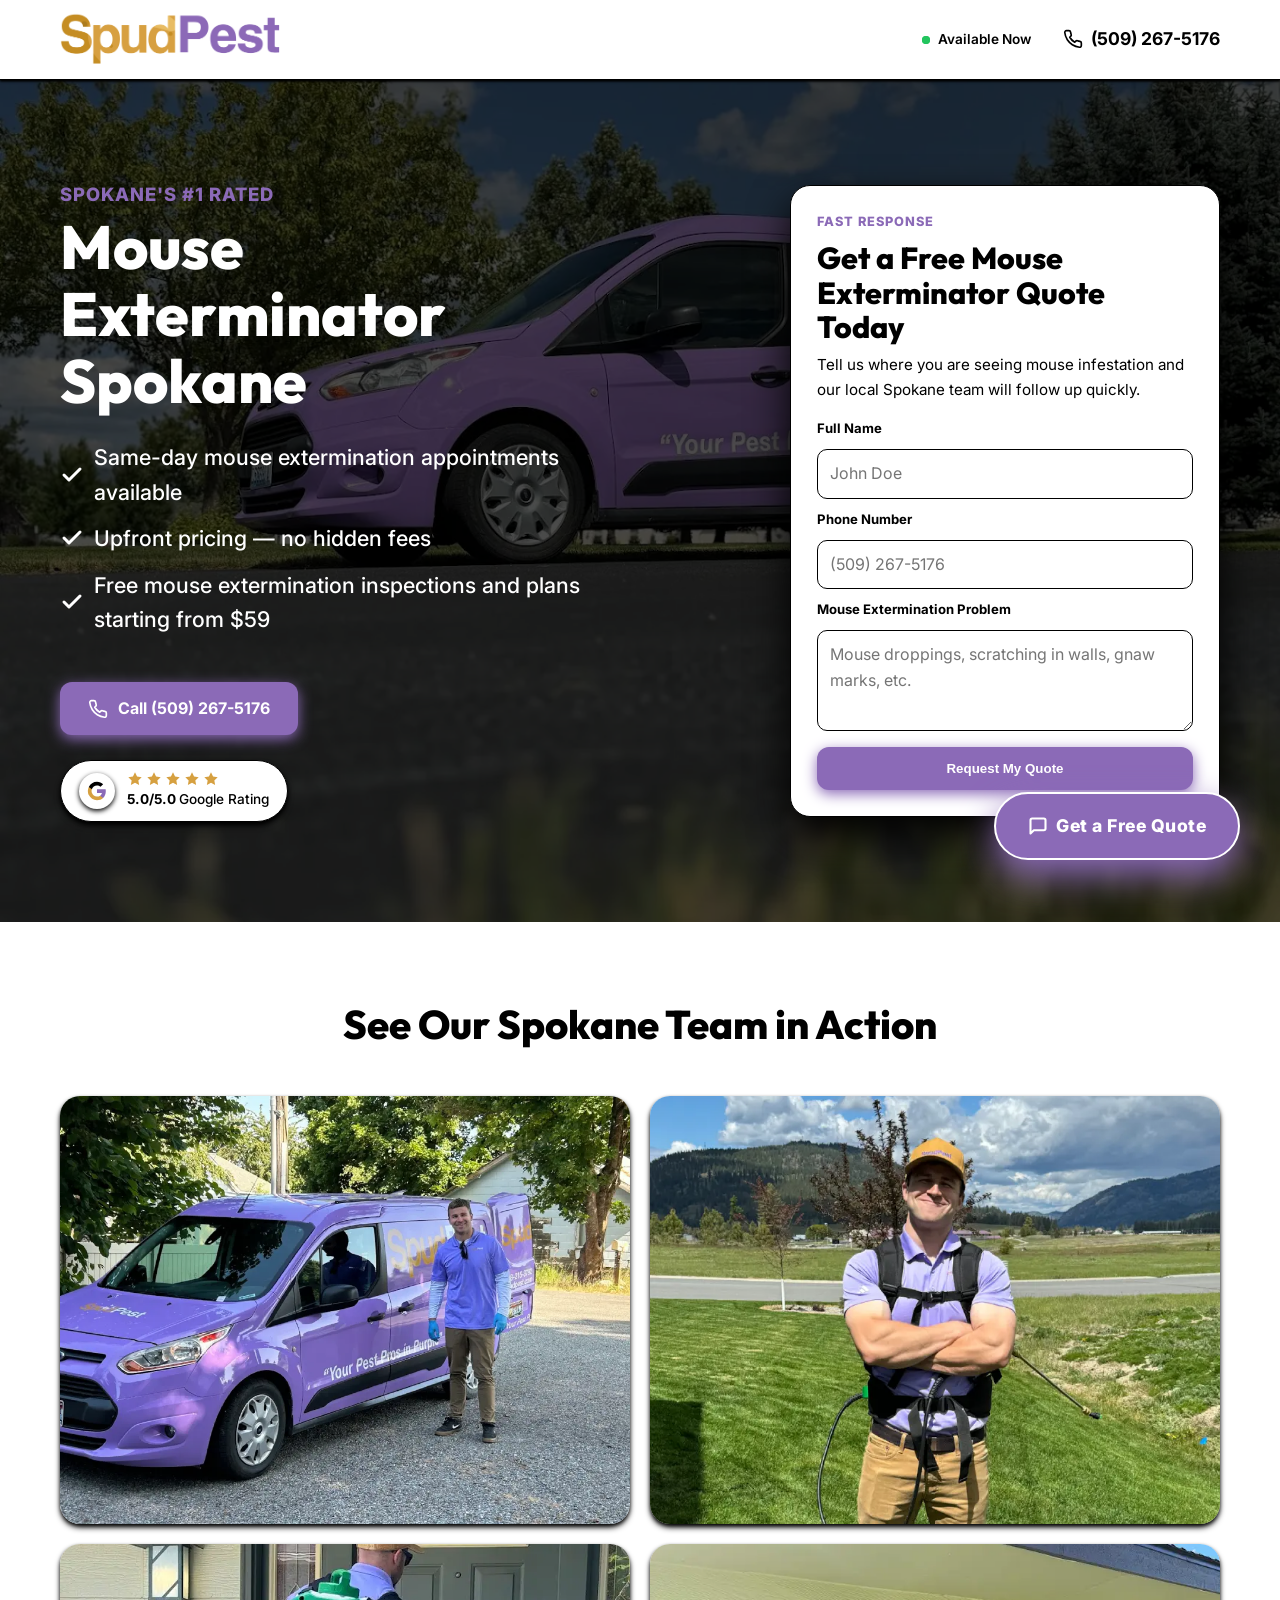
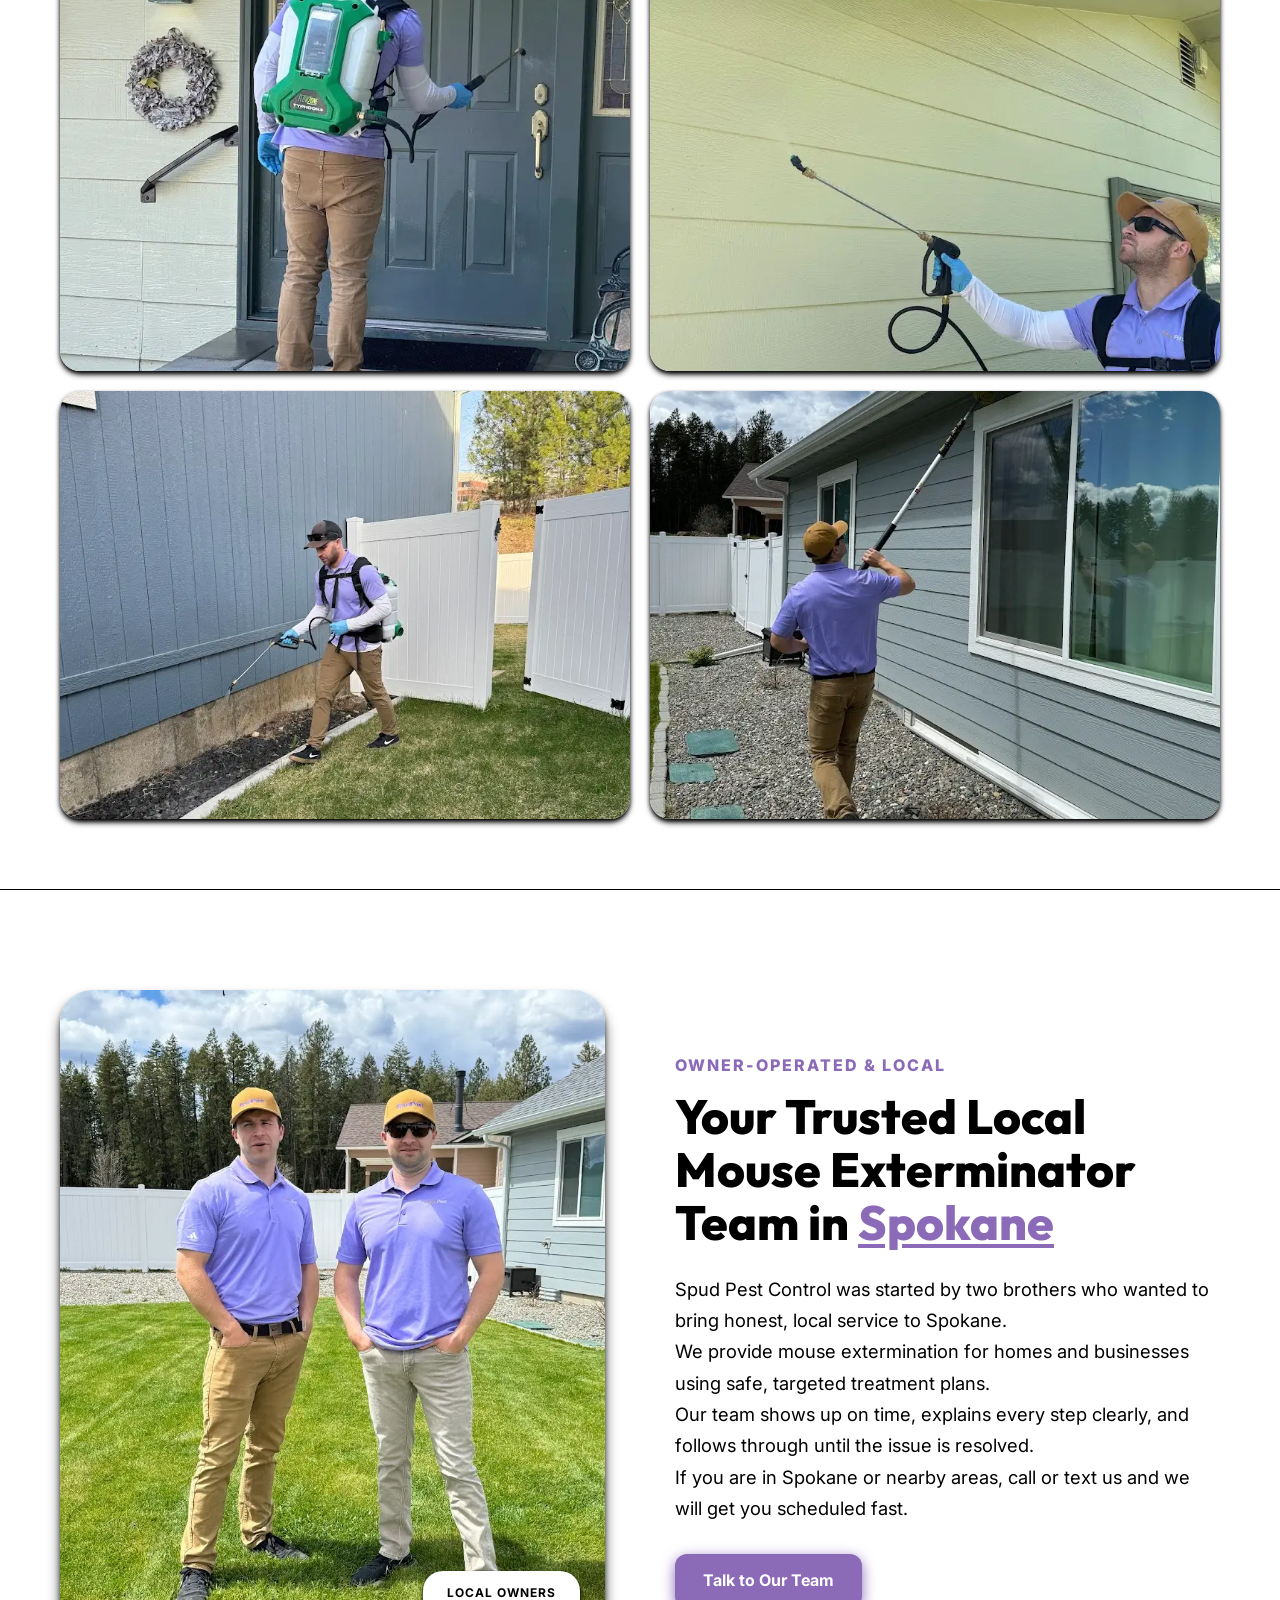
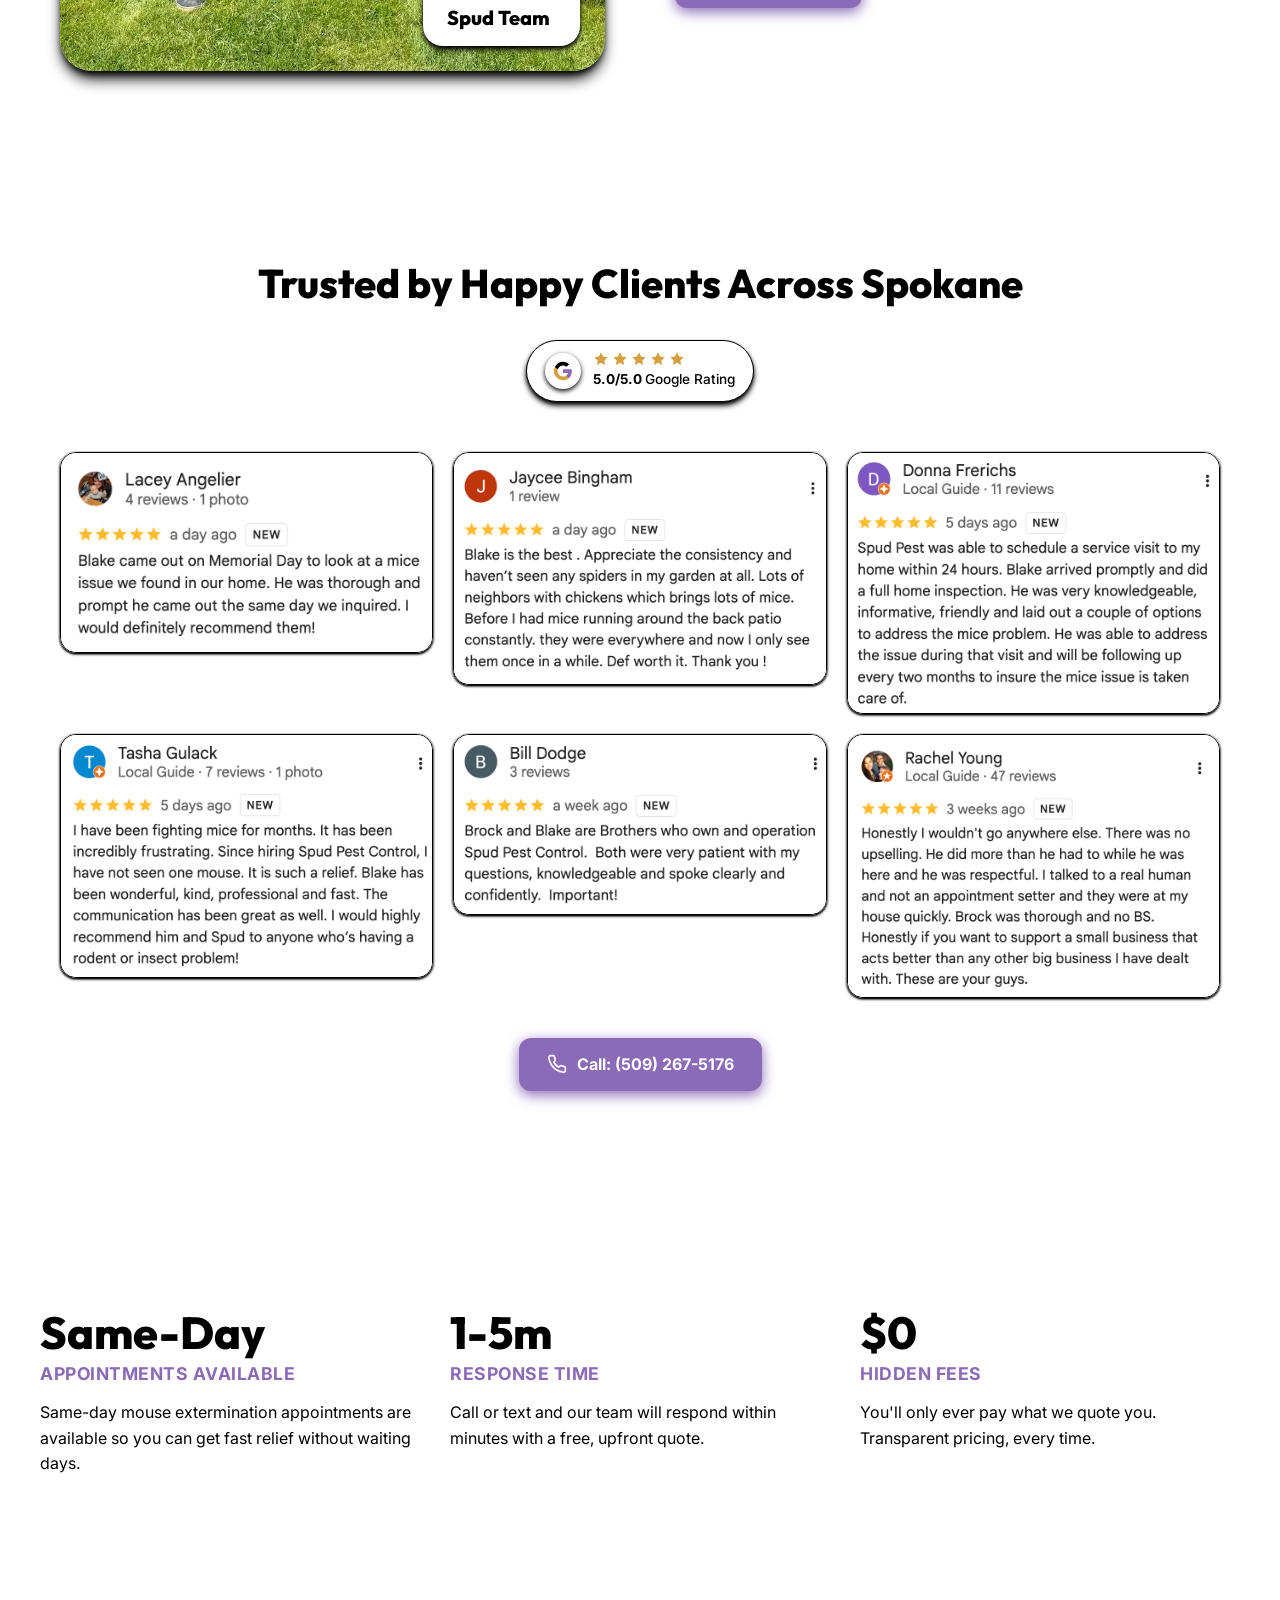
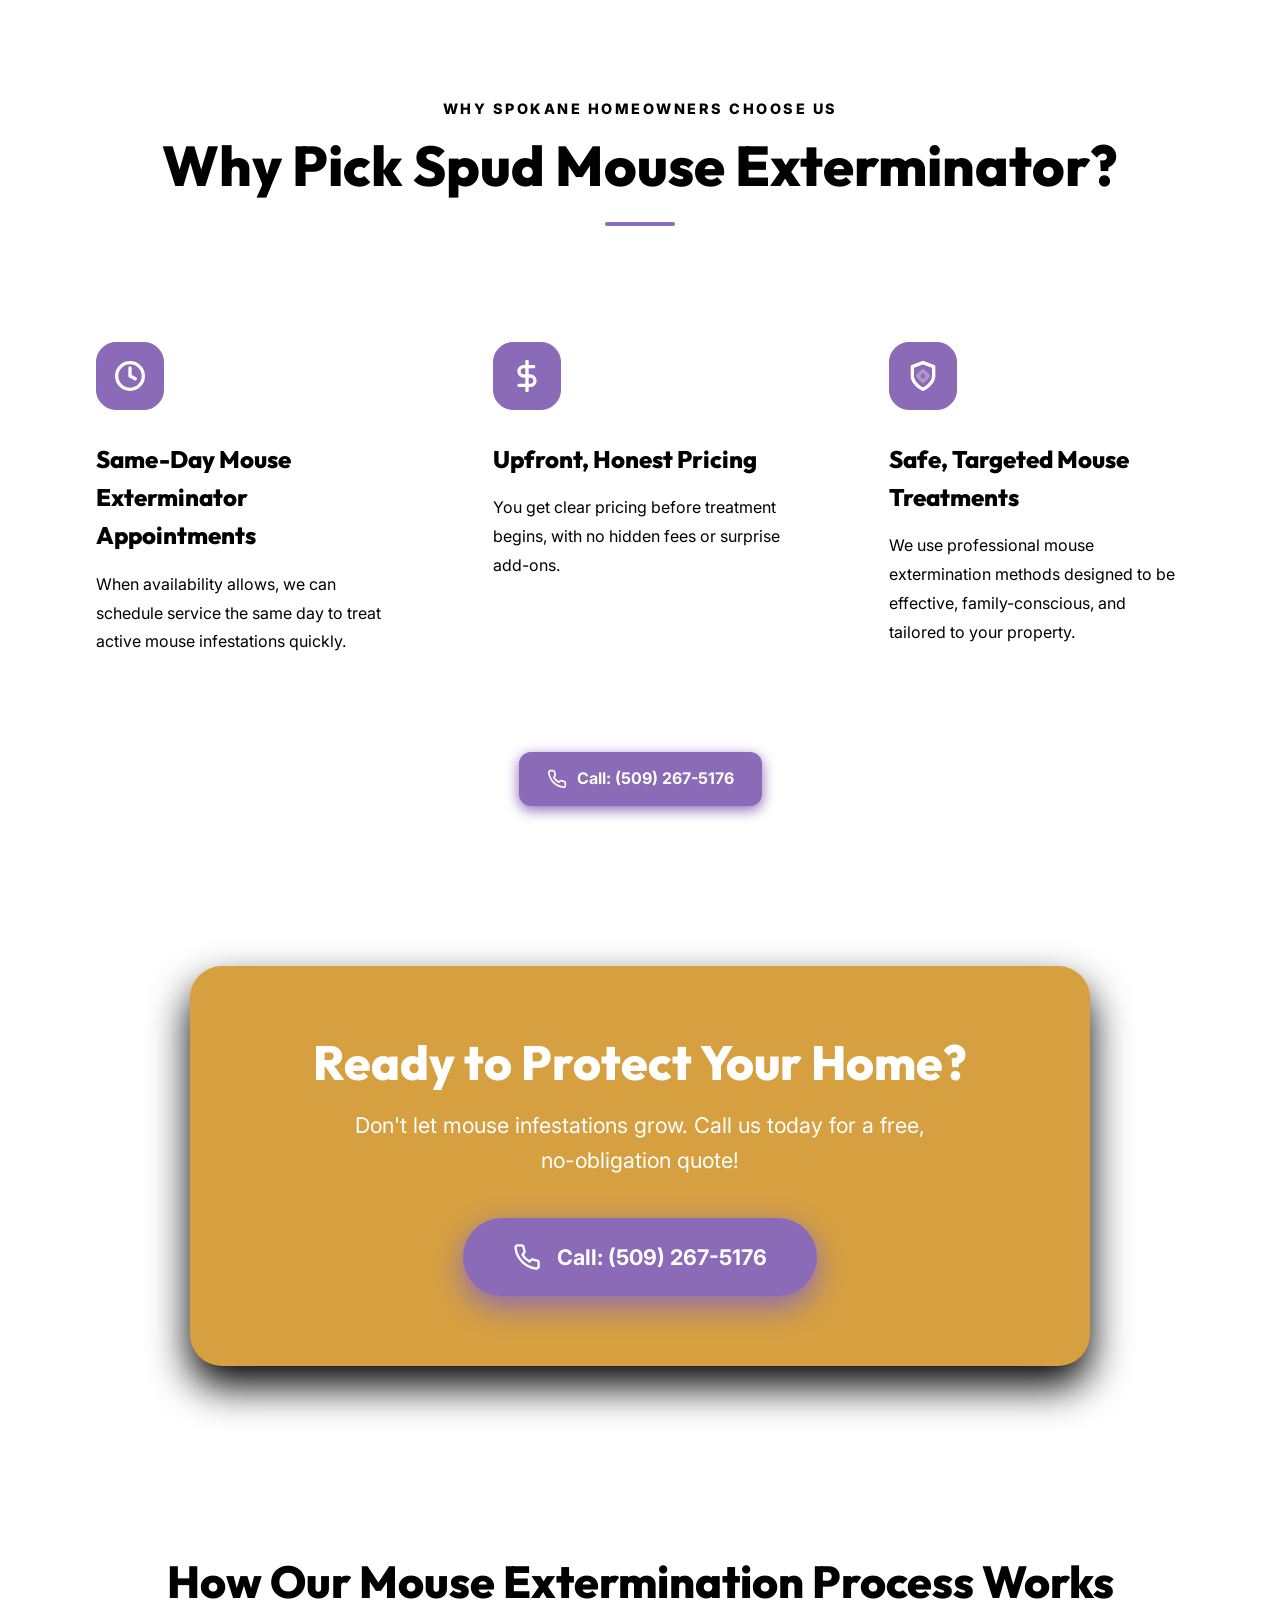
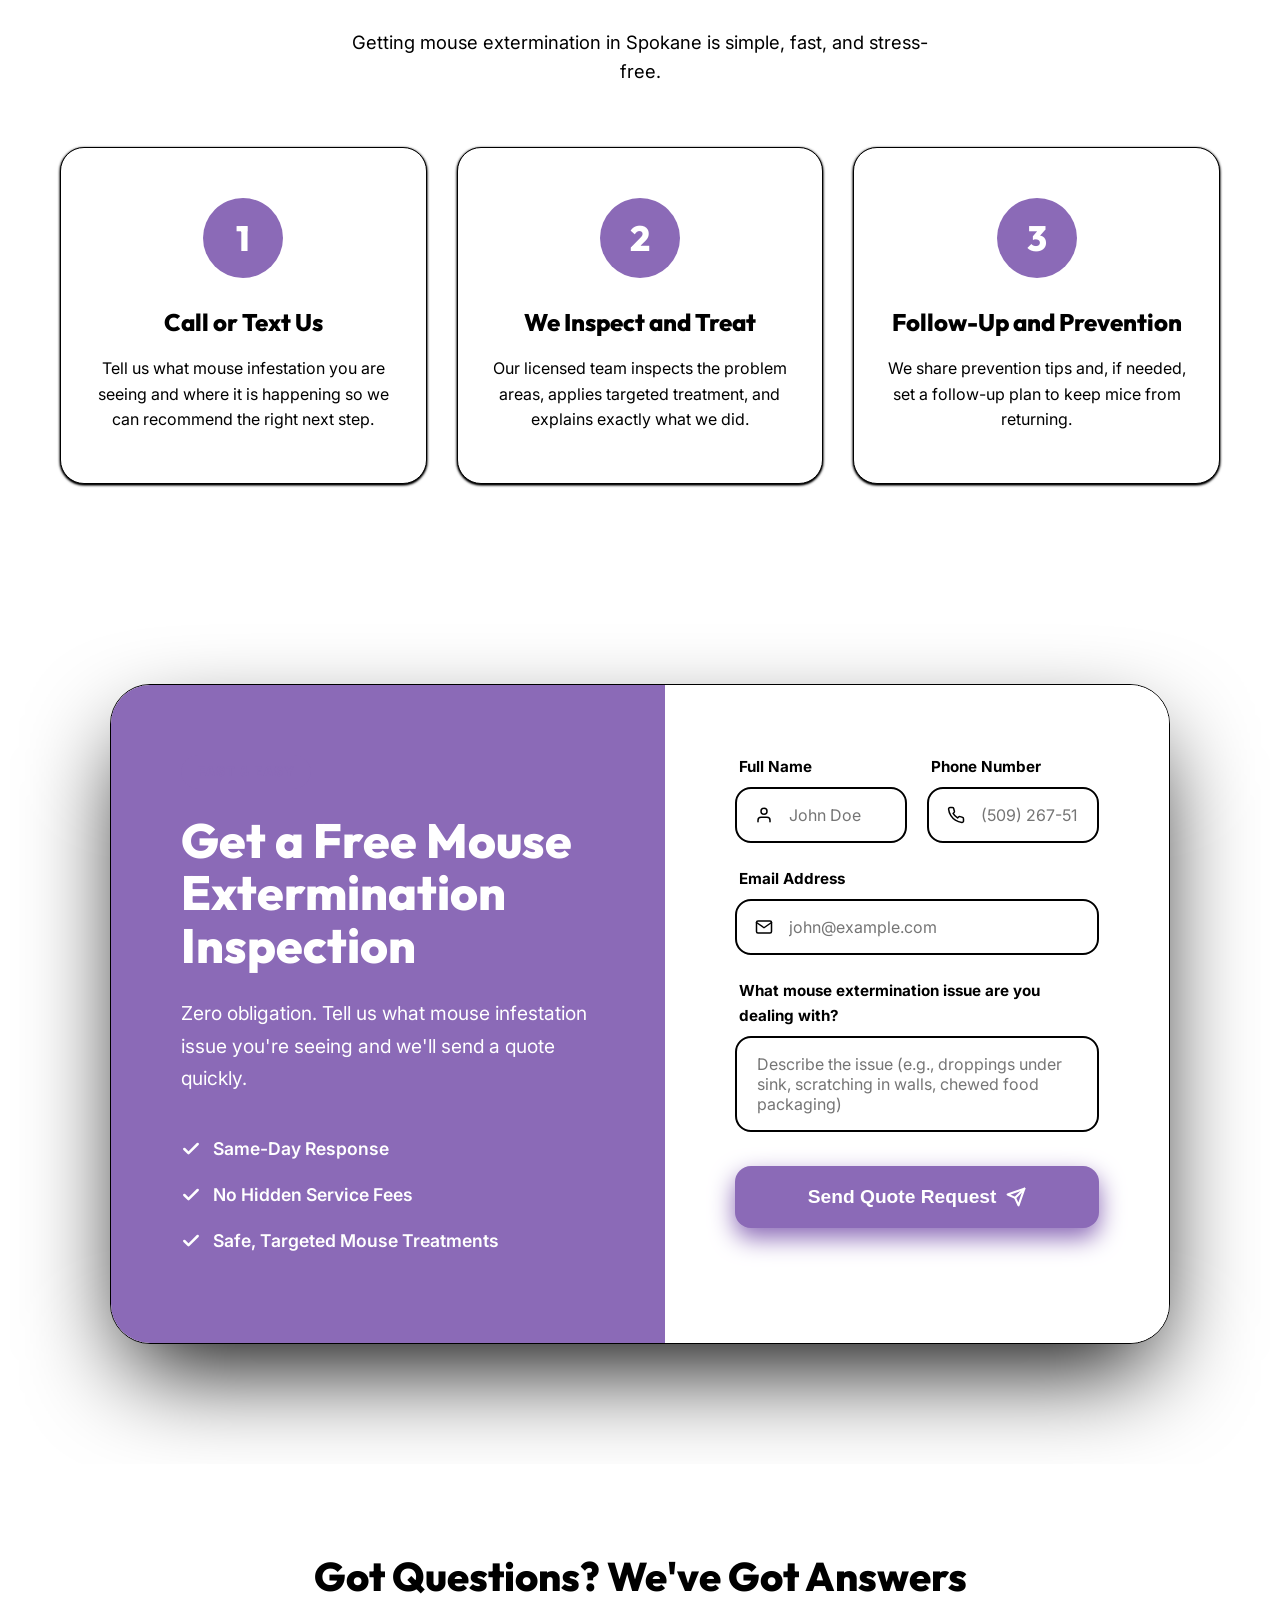
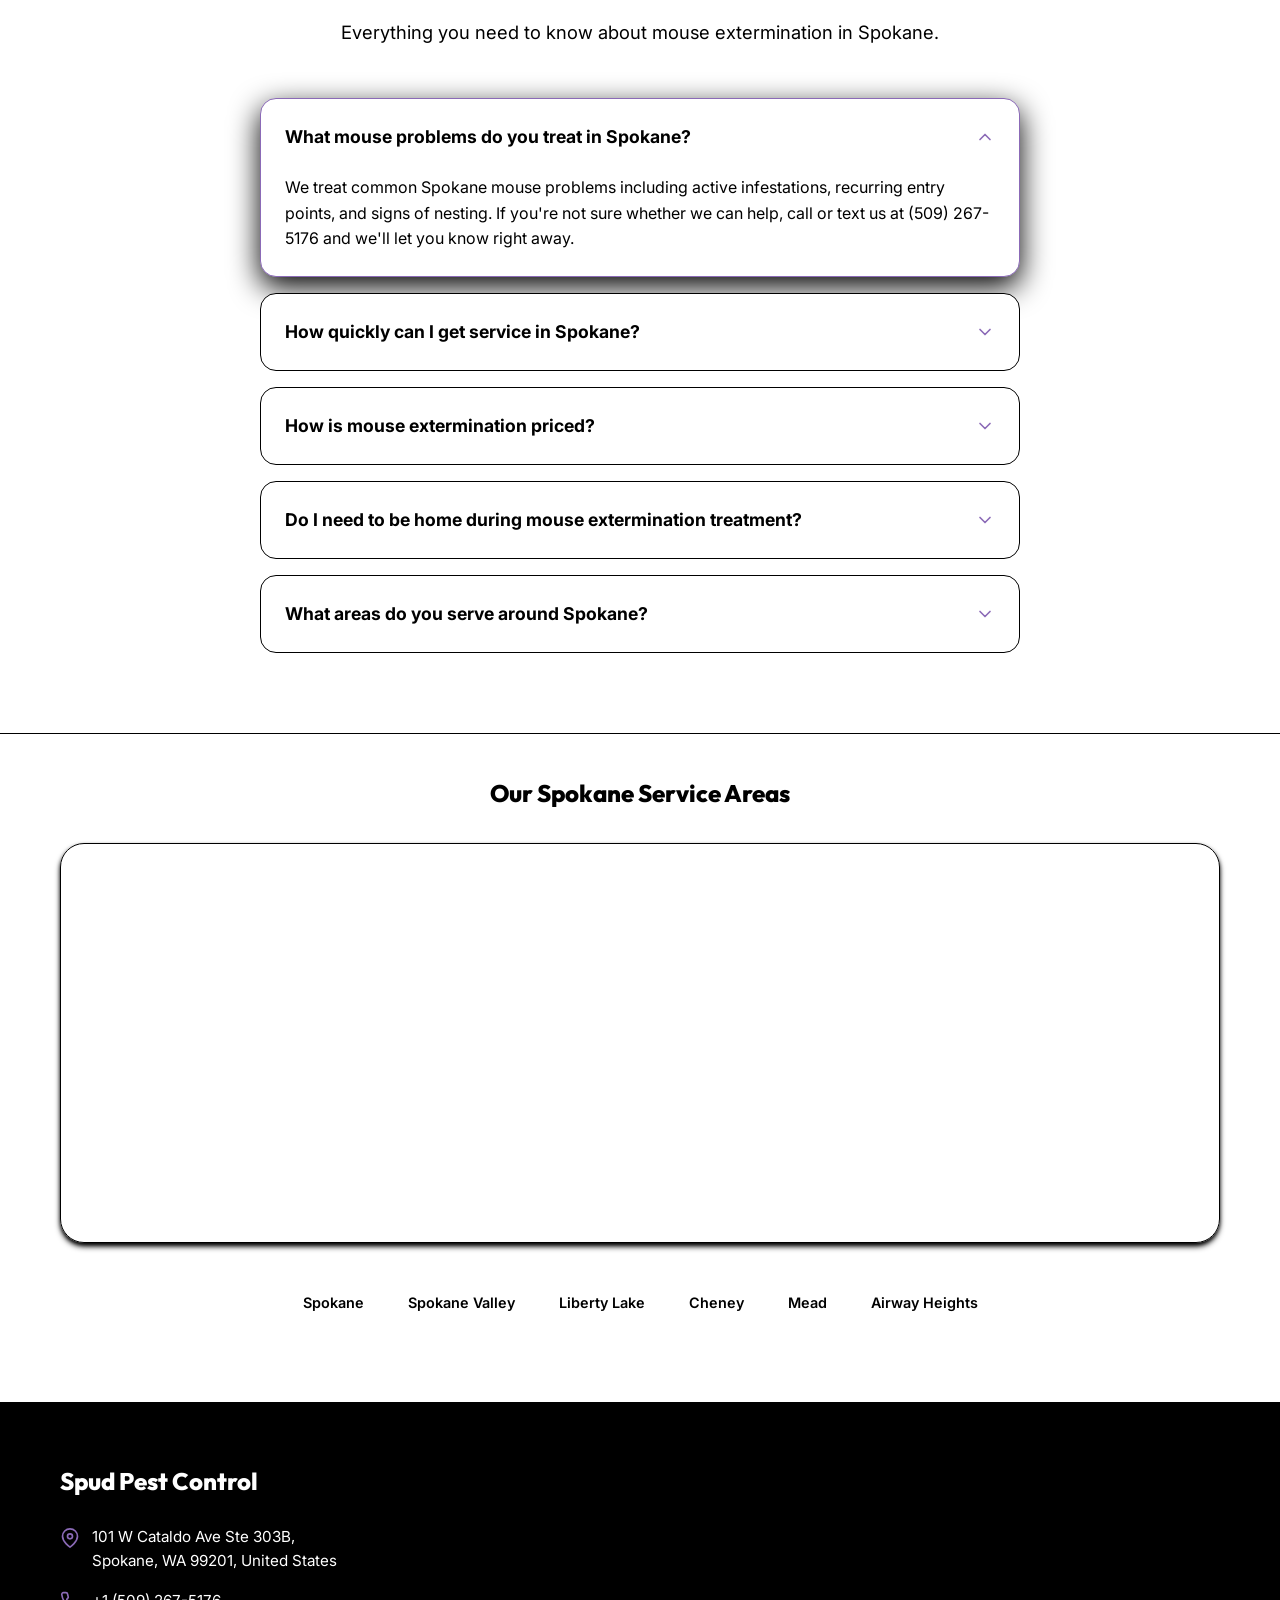
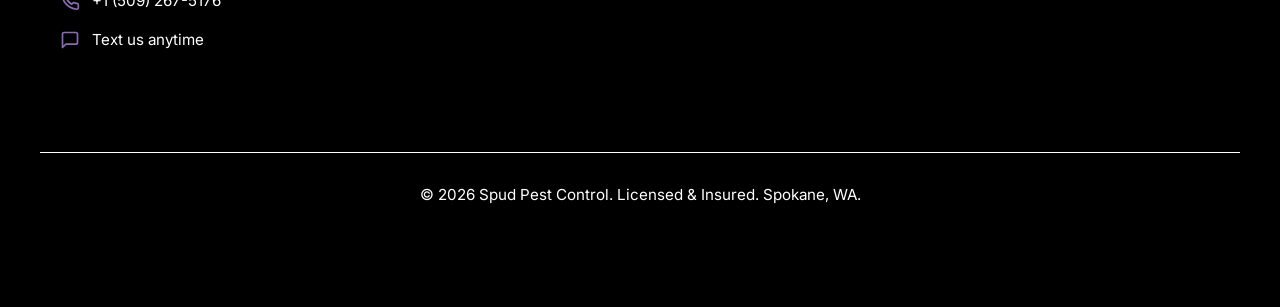
<file: mouse-exterminator/index.html>
<!DOCTYPE html>
<html lang="en">

<head>
    <base href="/">
    <!-- Google tag (gtag.js) -->
    <script async src="https://www.googletagmanager.com/gtag/js?id=AW-16886402558"></script>
    <script>
      window.dataLayer = window.dataLayer || [];
      function gtag(){dataLayer.push(arguments);}
      gtag('js', new Date());

      gtag('config', 'AW-16886402558');
    </script>
    <script>
      gtag('config', 'AW-16886402558/s3vmCMK--7QcEP6biPQ-', {
        'phone_conversion_number': '(509) 267-5176'
      });
    </script>
    <meta charset="UTF-8">
    <!-- Google Tag Manager -->
    <script>(function(w,d,s,l,i){w[l]=w[l]||[];w[l].push({'gtm.start':
new Date().getTime(),event:'gtm.js'});var f=d.getElementsByTagName(s)[0],
j=d.createElement(s),dl=l!='dataLayer'?'&l='+l:'';j.async=true;j.src=
'https://www.googletagmanager.com/gtm.js?id='+i+dl;f.parentNode.insertBefore(j,f);
})(window,document,'script','dataLayer','GTM-WMSQX9ML');</script>
    <!-- End Google Tag Manager -->
    <meta name="viewport" content="width=device-width, initial-scale=1.0">
    <title>Mouse Exterminator Spokane - Same-Day Rodent Service - Spud Pest Control</title>
    <meta name="description"
        content="Spokane's top-rated mouse extermination service. Spud Pest Control offers same-day rodent extermination appointments, upfront pricing, and targeted treatment plans across Spokane County. Call or text (509) 267-5176 today!">
    <link rel="stylesheet" href="style.css">
    <link rel="preconnect" href="https://fonts.googleapis.com">
    <link rel="preconnect" href="https://fonts.gstatic.com" crossorigin>
    <link
        href="https://fonts.googleapis.com/css2?family=Inter:wght@400;500;600;700;800&family=Outfit:wght@400;600;700;800&display=swap"
        rel="stylesheet">
    <script type="application/ld+json">
    {
      "@context": "https://schema.org",
      "@type": "LocalBusiness",
      "name": "Spud Pest Control",
      "image": "placeholder.svg",
      "@id": "",
      "url": "https://example.com",
      "telephone": "+15092675176",
      "priceRange": "$$",
      "address": {
        "@type": "PostalAddress",
        "streetAddress": "Spokane Service Area",
        "addressLocality": "Spokane",
        "addressRegion": "WA",
        "postalCode": "99201",
        "addressCountry": "US"
      },
      "geo": {
        "@type": "GeoCoordinates",
        "latitude": 47.6588,
        "longitude": -117.4260
      },
      "openingHoursSpecification": {
        "@type": "OpeningHoursSpecification",
        "dayOfWeek": [
          "Monday",
          "Tuesday",
          "Wednesday",
          "Thursday",
          "Friday",
          "Saturday",
          "Sunday"
        ],
        "opens": "07:00",
        "closes": "21:00"
      },
      "sameAs": []
    }
    </script>
</head>

<body>
    <style>
        .mouse-crawler {
            position: fixed;
            left: -80px;
            bottom: 24px;
            z-index: 1500;
            font-size: 34px;
            line-height: 1;
            pointer-events: none;
            opacity: 0;
            transform: scaleX(1);
            will-change: transform, left, bottom, opacity;
        }

        .mouse-crawler.is-running {
            opacity: 0.9;
            animation: mouse-crawl var(--mouse-duration, 12s) linear forwards;
        }

        @keyframes mouse-crawl {
            0% {
                left: -80px;
                bottom: var(--mouse-start-y, 24px);
                transform: scaleX(1);
            }
            49% {
                transform: scaleX(1);
            }
            50% {
                left: calc(100vw + 40px);
                bottom: var(--mouse-mid-y, 36px);
                transform: scaleX(-1);
            }
            100% {
                left: -80px;
                bottom: var(--mouse-end-y, 24px);
                transform: scaleX(-1);
            }
        }

        @media (max-width: 768px) {
            .mouse-crawler {
                font-size: 28px;
                bottom: 14px;
            }
        }
    </style>

    <div id="mouse-crawler" class="mouse-crawler" aria-hidden="true">🐭</div>

<!-- Sticky Header -->
    <header class="sticky-header">
        <div class="container header-content">
            <div class="logo">
                <img src="spudpest.png" alt="Spud Pest Control Logo" class="logo-img">
            </div>
            <div class="header-right">
                <div class="status-badge">
                    <span class="pulse-dot"></span>
                    Available Now
                </div>
                <a href="tel:5092675176" class="phone-link" id="header-call-link" onclick="gtag('event', 'conversion', {'send_to': 'AW-16886402558/s3vmCMK--7QcEP6biPQ-'});">
                    <svg class="phone-icon" viewBox="0 0 24 24" fill="none" stroke="currentColor" stroke-width="2"
                        stroke-linecap="round" stroke-linejoin="round">
                        <path
                            d="M22 16.92v3a2 2 0 0 1-2.18 2 19.79 19.79 0 0 1-8.63-3.07 19.5 19.5 0 0 1-6-6 19.79 19.79 0 0 1-3.07-8.67A2 2 0 0 1 4.11 2h3a2 2 0 0 1 2 1.72 12.84 12.84 0 0 0 .7 2.81 2 2 0 0 1-.45 2.11L8.09 9.91a16 16 0 0 0 6 6l1.27-1.27a2 2 0 0 1 2.11-.45 12.84 12.84 0 0 0 2.81.7A2 2 0 0 1 22 16.92z">
                        </path>
                    </svg>
                    (509) 267-5176
                </a>
            </div>
        </div>
    </header>

    <main>
        <!-- Hero Section -->
        <section class="hero-v2">
            <div class="hero-overlay"></div>
            <img src="spudpest9.webp" alt="Spud Pest Control service vehicle" class="hero-bg-img">
            <div class="container hero-container">
                <div class="hero-content">
                    <p style="color: var(--accent); font-weight: 800; font-size: 1.15rem; margin-bottom: 5px; text-transform: uppercase; letter-spacing: 1px;">Spokane's #1 Rated</p>
                    <h1 style="margin-top: 0;">Mouse Exterminator <span class="highlight">Spokane</span></h1>
                    <ul class="hero-subtext" style="list-style: none; padding: 0; text-align: left;">
                        <li style="display: flex; align-items: center; gap: 10px; margin-bottom: 12px; text-align: left;">
                            <svg width="24" height="24" viewBox="0 0 24 24" fill="none" stroke="#ffffff" stroke-width="3" stroke-linecap="round" stroke-linejoin="round" style="flex-shrink: 0;"><polyline points="20 6 9 17 4 12"></polyline></svg>
                            Same-day mouse extermination appointments available
                        </li>
                        <li style="display: flex; align-items: center; gap: 10px; margin-bottom: 12px; text-align: left;">
                            <svg width="24" height="24" viewBox="0 0 24 24" fill="none" stroke="#ffffff" stroke-width="3" stroke-linecap="round" stroke-linejoin="round" style="flex-shrink: 0;"><polyline points="20 6 9 17 4 12"></polyline></svg>
                            Upfront pricing — no hidden fees
                        </li>
                        <li style="display: flex; align-items: center; gap: 10px; text-align: left;">
                            <svg width="24" height="24" viewBox="0 0 24 24" fill="none" stroke="#ffffff" stroke-width="3" stroke-linecap="round" stroke-linejoin="round" style="flex-shrink: 0;"><polyline points="20 6 9 17 4 12"></polyline></svg>
                            Free mouse extermination inspections and plans starting from $59
                        </li>
                    </ul>

                    <!-- Dual CTA: Call + Text -->
                    <div class="hero-actions-container">
                        <a href="tel:5092675176" class="btn btn-primary btn-cta-main" id="hero-call-btn">
                            <svg class="phone-icon ring-animation" viewBox="0 0 24 24" fill="none" stroke="currentColor"
                                stroke-width="2" stroke-linecap="round" stroke-linejoin="round">
                                <path
                                    d="M22 16.92v3a2 2 0 0 1-2.18 2 19.79 19.79 0 0 1-8.63-3.07 19.5 19.5 0 0 1-6-6 19.79 19.79 0 0 1-3.07-8.67A2 2 0 0 1 4.11 2h3a2 2 0 0 1 2 1.72 12.84 12.84 0 0 0 .7 2.81 2 2 0 0 1-.45 2.11L8.09 9.91a16 16 0 0 0 6 6l1.27-1.27a2 2 0 0 1 2.11-.45 12.84 12.84 0 0 0 2.81.7A2 2 0 0 1 22 16.92z">
                                </path>
                            </svg>
                            Call (509) 267-5176
                        </a>
                    </div>

                    <div style="margin-top: 8px;">
                        <a href="https://maps.google.com/?q=Spokane,+WA" target="_blank" rel="noopener noreferrer" style="display: inline-flex; align-items: center; gap: 12px; background: #ffffff; padding: 10px 18px; border-radius: 50px; box-shadow: var(--shadow-md); border: 1px solid #000000; text-decoration: none; transition: transform 0.2s ease;">
                            <div style="width: 36px; height: 36px; background: #fff; border-radius: 50%; box-shadow: 0 2px 5px #000000; display: flex; align-items: center; justify-content: center; flex-shrink: 0;">
                                <svg width="20" height="20" viewBox="0 0 24 24">
                                  <path fill="#8b6ab7" d="M22.56 12.25c0-.78-.07-1.53-.2-2.25H12v4.26h5.92c-.26 1.37-1.04 2.53-2.21 3.31v2.77h3.57c2.08-1.92 3.28-4.74 3.28-8.09z"/>
                                  <path fill="#d6a040" d="M12 23c2.97 0 5.46-.98 7.28-2.66l-3.57-2.77c-.98.66-2.23 1.06-3.71 1.06-2.86 0-5.29-1.93-6.16-4.53H2.18v2.84C3.99 20.53 7.7 23 12 23z"/>
                                  <path fill="#d6a040" d="M5.84 14.09c-.22-.66-.35-1.36-.35-2.09s.13-1.43.35-2.09V7.07H2.18C1.43 8.55 1 10.22 1 12s.43 3.45 1.18 4.93l2.85-2.22.81-.62z"/>
                                  <path fill="#000000" d="M12 5.38c1.62 0 3.06.56 4.21 1.64l3.15-3.15C17.45 2.09 14.97 1 12 1 7.7 1 3.99 3.47 2.18 7.07l3.66 2.84c.87-2.6 3.3-4.53 6.16-4.53z"/>
                                </svg>
                            </div>
                            <div style="display: flex; flex-direction: column; align-items: flex-start; text-align: left;">
                                <div style="display: flex; gap: 3px; color: #d6a040;">
                                    <svg width="16" height="16" viewBox="0 0 24 24" fill="currentColor"><path d="M12 2L15.09 8.26L22 9.27L17 14.14L18.18 21.02L12 17.77L5.82 21.02L7 14.14L2 9.27L8.91 8.26L12 2Z"/></svg>
                                    <svg width="16" height="16" viewBox="0 0 24 24" fill="currentColor"><path d="M12 2L15.09 8.26L22 9.27L17 14.14L18.18 21.02L12 17.77L5.82 21.02L7 14.14L2 9.27L8.91 8.26L12 2Z"/></svg>
                                    <svg width="16" height="16" viewBox="0 0 24 24" fill="currentColor"><path d="M12 2L15.09 8.26L22 9.27L17 14.14L18.18 21.02L12 17.77L5.82 21.02L7 14.14L2 9.27L8.91 8.26L12 2Z"/></svg>
                                    <svg width="16" height="16" viewBox="0 0 24 24" fill="currentColor"><path d="M12 2L15.09 8.26L22 9.27L17 14.14L18.18 21.02L12 17.77L5.82 21.02L7 14.14L2 9.27L8.91 8.26L12 2Z"/></svg>
                                    <svg width="16" height="16" viewBox="0 0 24 24" fill="currentColor"><path d="M12 2L15.09 8.26L22 9.27L17 14.14L18.18 21.02L12 17.77L5.82 21.02L7 14.14L2 9.27L8.91 8.26L12 2Z"/></svg>
                                </div>
                                <span style="font-size: 0.85rem; font-weight: 700; color: var(--text-main); margin-top: 2px;">5.0/5.0 <span style="font-weight: 500; color: var(--text-light);">Google Rating</span></span>
                            </div>
                        </a>
                        
                        <!-- Desktop Hero Image Placeholder -->
                        <div class="desktop-hero-photo desktop-only">
                            <img src="spudpestguy.webp" alt="Spud Pest Control Team" class="desktop-hero-photo-img">
                        </div>

                        <!-- Mobile Truck Anim (Hero) -->
                        <div class="mobile-truck-anim-hero mobile-only truck-trigger">
                            <img src="spudpestguy.webp" alt="Spud Pest Control Truck" class="truck-img-hero">
                        </div>
                    </div>
                </div>
                <aside class="hero-form-panel desktop-only" aria-label="Get a free pest quote">
                    <div class="hero-form-card">
                        <p class="hero-form-kicker">Fast Response</p>
                        <h3>Get a Free Mouse Exterminator Quote Today</h3>
                        <p class="hero-form-copy">Tell us where you are seeing mouse infestation and our local Spokane team will follow up quickly.</p>
                        <form data-netlify="true" name="hero-pest-control-quote" class="hero-quick-form">
                            <input type="hidden" name="form-name" value="hero-pest-control-quote">
                            <label for="hero-name">Full Name</label>
                            <input type="text" id="hero-name" name="name" required placeholder="John Doe">

                            <label for="hero-phone">Phone Number</label>
                            <input type="tel" id="hero-phone" name="phone" required placeholder="(509) 267-5176">

                            <label for="hero-needs">Mouse Extermination Problem</label>
                            <textarea id="hero-needs" name="needs" rows="3" required placeholder="Mouse droppings, scratching in walls, gnaw marks, etc."></textarea>

                            <button type="submit" class="btn btn-primary hero-form-submit">Request My Quote</button>
                        </form>
                    </div>
                </aside>
                </div>
            </div>
        </section>

        <!-- Photo Gallery Section -->
        <section class="team-gallery" style="background: var(--white); padding: 70px 0;">
            <div class="container">
                <div class="section-header" style="margin-bottom: 40px;">
                    <h2>See Our Spokane Team in Action</h2>
                </div>
                <div class="team-grid">
                    <div class="team-item">
                        <img src="spudpest10.webp" alt="Spud Pest Control Spokane" style="position: absolute; top: 0; left: 0; width: 100%; height: 100%; object-fit: cover;">
                    </div>
                    <div class="team-item">
                        <img src="spudpest11.webp" alt="Spud Pest Control Spokane" style="position: absolute; top: 0; left: 0; width: 100%; height: 100%; object-fit: cover;">
                    </div>
                    <div class="team-item">
                        <img src="spudpest3.webp" alt="Spud Pest Control Spokane" style="position: absolute; top: 0; left: 0; width: 100%; height: 100%; object-fit: cover;">
                    </div>
                    <div class="team-item">
                        <img src="spudpest4.webp" alt="Spud Pest Control Spokane" style="position: absolute; top: 0; left: 0; width: 100%; height: 100%; object-fit: cover;">
                    </div>
                    <div class="team-item">
                        <img src="spudpest2.webp" alt="Spud Pest Control Spokane" style="position: absolute; top: 0; left: 0; width: 100%; height: 100%; object-fit: cover;">
                    </div>
                    <div class="team-item">
                        <img src="spudpest6.webp" alt="Spud Pest Control Spokane" style="position: absolute; top: 0; left: 0; width: 100%; height: 100%; object-fit: cover;">
                    </div>
                </div>
            </div>
        </section>
        
        <!-- Meet the Owner Section -->
        <section class="owner-intro">
            <div class="container split-50">
                <div class="owner-image-box">
                    <img src="spudpest12.webp" alt="Local owners of Spud Pest Control Spokane" class="owner-img">
                    <div class="owner-badge">
                        <span class="badge-title">Local Owners</span>
                        <span class="badge-name">Spud Team</span>
                    </div>
                </div>
                <div class="owner-text-box">
                    <p class="owner-subtitle">Owner-Operated & Local</p>
                    <h2 class="owner-title">Your Trusted Local Mouse Exterminator Team in <span class="highlight">Spokane</span></h2>
                    <div class="owner-blurb">
                        <p>Spud Pest Control was started by two brothers who wanted to bring honest, local service to Spokane.<br>We provide mouse extermination for homes and businesses using safe, targeted treatment plans.<br>Our team shows up on time, explains every step clearly, and follows through until the issue is resolved.<br>If you are in Spokane or nearby areas, call or text us and we will get you scheduled fast.</p>
                    </div>
                    <div class="owner-cta">
                        <a href="tel:5092675176" class="btn btn-primary">Talk to Our Team</a>
                    </div>
                </div>
            </div>
        </section>

        <!-- Reviews Section -->
        <section id="reviews" class="reviews">
            <div class="container">
                <div class="section-header" style="display: flex; flex-direction: column; align-items: center;">
                    <h2>Trusted by Happy Clients Across Spokane</h2>
                    <a href="https://maps.google.com/?q=Spokane,+WA" target="_blank" rel="noopener noreferrer" style="display: inline-flex; align-items: center; gap: 12px; background: #ffffff; padding: 10px 18px; border-radius: 50px; box-shadow: var(--shadow-md); border: 1px solid #000000; margin-top: 15px; text-decoration: none;">
                        <div style="width: 36px; height: 36px; background: #fff; border-radius: 50%; box-shadow: 0 2px 5px #000000; display: flex; align-items: center; justify-content: center; flex-shrink: 0;">
                            <svg width="20" height="20" viewBox="0 0 24 24">
                              <path fill="#8b6ab7" d="M22.56 12.25c0-.78-.07-1.53-.2-2.25H12v4.26h5.92c-.26 1.37-1.04 2.53-2.21 3.31v2.77h3.57c2.08-1.92 3.28-4.74 3.28-8.09z"/>
                              <path fill="#d6a040" d="M12 23c2.97 0 5.46-.98 7.28-2.66l-3.57-2.77c-.98.66-2.23 1.06-3.71 1.06-2.86 0-5.29-1.93-6.16-4.53H2.18v2.84C3.99 20.53 7.7 23 12 23z"/>
                              <path fill="#d6a040" d="M5.84 14.09c-.22-.66-.35-1.36-.35-2.09s.13-1.43.35-2.09V7.07H2.18C1.43 8.55 1 10.22 1 12s.43 3.45 1.18 4.93l2.85-2.22.81-.62z"/>
                              <path fill="#000000" d="M12 5.38c1.62 0 3.06.56 4.21 1.64l3.15-3.15C17.45 2.09 14.97 1 12 1 7.7 1 3.99 3.47 2.18 7.07l3.66 2.84c.87-2.6 3.3-4.53 6.16-4.53z"/>
                            </svg>
                        </div>
                        <div style="display: flex; flex-direction: column; align-items: flex-start; text-align: left;">
                            <div style="display: flex; gap: 3px; color: #d6a040;">
                                <svg width="16" height="16" viewBox="0 0 24 24" fill="currentColor"><path d="M12 2L15.09 8.26L22 9.27L17 14.14L18.18 21.02L12 17.77L5.82 21.02L7 14.14L2 9.27L8.91 8.26L12 2Z"/></svg>
                                <svg width="16" height="16" viewBox="0 0 24 24" fill="currentColor"><path d="M12 2L15.09 8.26L22 9.27L17 14.14L18.18 21.02L12 17.77L5.82 21.02L7 14.14L2 9.27L8.91 8.26L12 2Z"/></svg>
                                <svg width="16" height="16" viewBox="0 0 24 24" fill="currentColor"><path d="M12 2L15.09 8.26L22 9.27L17 14.14L18.18 21.02L12 17.77L5.82 21.02L7 14.14L2 9.27L8.91 8.26L12 2Z"/></svg>
                                <svg width="16" height="16" viewBox="0 0 24 24" fill="currentColor"><path d="M12 2L15.09 8.26L22 9.27L17 14.14L18.18 21.02L12 17.77L5.82 21.02L7 14.14L2 9.27L8.91 8.26L12 2Z"/></svg>
                                <svg width="16" height="16" viewBox="0 0 24 24" fill="currentColor"><path d="M12 2L15.09 8.26L22 9.27L17 14.14L18.18 21.02L12 17.77L5.82 21.02L7 14.14L2 9.27L8.91 8.26L12 2Z"/></svg>
                            </div>
                            <span style="font-size: 0.85rem; font-weight: 700; color: var(--text-main); margin-top: 2px;">5.0/5.0 <span style="font-weight: 500; color: var(--text-light);">Google Rating</span></span>
                        </div>
                    </a>
                </div>

                <!-- Review Images Grid -->
                <div class="reviews-grid-v2">
                    <a href="https://maps.google.com/?q=Spokane,+WA" target="_blank" rel="noopener noreferrer">
                        <img src="review-spud-1.png" alt="Spud Pest Control Google Review" class="review-img-v2">
                    </a>
                    <a href="https://maps.google.com/?q=Spokane,+WA" target="_blank" rel="noopener noreferrer">
                        <img src="review-spud-2.png" alt="Spud Pest Control Google Review" class="review-img-v2">
                    </a>
                    <a href="https://maps.google.com/?q=Spokane,+WA" target="_blank" rel="noopener noreferrer">
                        <img src="review-spud-3.png" alt="Spud Pest Control Google Review" class="review-img-v2">
                    </a>
                    <a href="https://maps.google.com/?q=Spokane,+WA" target="_blank" rel="noopener noreferrer">
                        <img src="review-spud-4.png" alt="Spud Pest Control Google Review" class="review-img-v2">
                    </a>
                    <a href="https://maps.google.com/?q=Spokane,+WA" target="_blank" rel="noopener noreferrer">
                        <img src="review-spud-5.png" alt="Spud Pest Control Google Review" class="review-img-v2">
                    </a>
                    <a href="https://maps.google.com/?q=Spokane,+WA" target="_blank" rel="noopener noreferrer">
                        <img src="review-spud-6.png" alt="Spud Pest Control Google Review" class="review-img-v2">
                    </a>
                </div>



                <!-- Reviews CTA -->
                <div style="display: flex; flex-wrap: wrap; justify-content: center; gap: 14px; margin-top: 40px; margin-bottom: 20px;">
                    <a href="tel:5092675176" class="btn btn-primary" id="reviews-call-btn">
                        <svg class="phone-icon ring-animation" viewBox="0 0 24 24" fill="none" stroke="currentColor"
                            stroke-width="2" stroke-linecap="round" stroke-linejoin="round">
                            <path
                                d="M22 16.92v3a2 2 0 0 1-2.18 2 19.79 19.79 0 0 1-8.63-3.07 19.5 19.5 0 0 1-6-6 19.79 19.79 0 0 1-3.07-8.67A2 2 0 0 1 4.11 2h3a2 2 0 0 1 2 1.72 12.84 12.84 0 0 0 .7 2.81 2 2 0 0 1-.45 2.11L8.09 9.91a16 16 0 0 0 6 6l1.27-1.27a2 2 0 0 1 2.11-.45 12.84 12.84 0 0 0 2.81.7A2 2 0 0 1 22 16.92z">
                            </path>
                        </svg>
                        Call: (509) 267-5176
                    </a>
                </div>
            </div>
        </section>

        <!-- Stats Section -->
        <section class="stats">
            <div class="container stats-row-v2">
                <div class="stat-item-v2">
                    <div class="stat-main">
                        <div class="stat-value">Same-Day</div>
                        <div class="stat-label">Appointments Available</div>
                    </div>
                    <p class="stat-desc">Same-day mouse extermination appointments are available so you can get fast relief without waiting days.</p>
                </div>
                <div class="stat-item-v2">
                    <div class="stat-main">
                        <div class="stat-value">1-5m</div>
                        <div class="stat-label">Response Time</div>
                    </div>
                    <p class="stat-desc">Call or text and our team will respond within minutes with a free, upfront quote.</p>
                </div>
                <div class="stat-item-v2">
                    <div class="stat-main">
                        <div class="stat-value">$0</div>
                        <div class="stat-label">Hidden Fees</div>
                    </div>
                    <p class="stat-desc">You'll only ever pay what we quote you. Transparent pricing, every time.</p>
                </div>
            </div>
        </section>

        <!-- Why Pick Spud Pest Control Section -->
        <section class="why-pick-v3">
            <!-- Decorative animated blobs -->
            <div class="blob-1"></div>
            <div class="blob-2"></div>

            <div class="container" style="position: relative; z-index: 2;">
                <!-- Header -->
                <div class="section-header-v3">
                    <p class="subtitle-v3">Why Spokane Homeowners Choose Us</p>
                    <h2 class="title-v3">Why Pick <span class="highlight-v3">Spud Mouse Exterminator</span>?</h2>
                    <div class="divider-v3"></div>
                </div>

                <!-- 4-Widget Grid -->
                <div class="feature-grid-v3">

                    <!-- Card 1: Same-Day -->
                    <div class="feature-card-v3 reveal">
                        <div class="icon-box-v3">
                            <svg width="32" height="32" viewBox="0 0 24 24" fill="none" stroke="#ffffff" stroke-width="2.5" stroke-linecap="round" stroke-linejoin="round">
                                <circle cx="12" cy="12" r="10"/><polyline points="12 6 12 12 16 14"/>
                            </svg>
                        </div>
                        <h3 class="card-title-v3">Same-Day Mouse Exterminator Appointments</h3>
                        <p class="card-text-v3">When availability allows, we can schedule service the same day to treat active mouse infestations quickly.</p>

                    </div>

                    <!-- Card 2: Pricing -->
                    <div class="feature-card-v3 reveal" style="transition-delay: 0.1s;">
                        <div class="icon-box-v3">
                            <svg width="32" height="32" viewBox="0 0 24 24" fill="none" stroke="#ffffff" stroke-width="2.5" stroke-linecap="round" stroke-linejoin="round">
                                <line x1="12" y1="1" x2="12" y2="23"/><path d="M17 5H9.5a3.5 3.5 0 0 0 0 7h5a3.5 3.5 0 0 1 0 7H6"/>
                            </svg>
                        </div>
                        <h3 class="card-title-v3">Upfront, Honest Pricing</h3>
                        <p class="card-text-v3">You get clear pricing before treatment begins, with no hidden fees or surprise add-ons.</p>

                    </div>

                    <!-- Card 3: Eco -->
                    <div class="feature-card-v3 reveal" style="transition-delay: 0.2s;">
                        <div class="icon-box-v3">
                            <svg width="32" height="32" viewBox="0 0 24 24" fill="none" stroke="#ffffff" stroke-width="2.5" stroke-linecap="round" stroke-linejoin="round">
                                <path d="M12 22s8-4 8-10V5l-8-3-8 3v7c0 6 8 10 8 10z"/>
                                <path d="M12 8l-4 4 4 4 4-4-4-4z" opacity="0.3"/>
                            </svg>
                        </div>
                        <h3 class="card-title-v3">Safe, Targeted Mouse Treatments</h3>
                        <p class="card-text-v3">We use professional mouse extermination methods designed to be effective, family-conscious, and tailored to your property.</p>

                    </div>

                </div>

                <!-- Why Pick CTA -->
                <div style="display: flex; flex-wrap: wrap; justify-content: center; gap: 14px; margin-top: 50px;">
                    <a href="tel:5092675176" class="btn btn-primary" id="why-pick-call-btn">
                        <svg class="phone-icon ring-animation" viewBox="0 0 24 24" fill="none" stroke="currentColor"
                            stroke-width="2" stroke-linecap="round" stroke-linejoin="round">
                            <path
                                d="M22 16.92v3a2 2 0 0 1-2.18 2 19.79 19.79 0 0 1-8.63-3.07 19.5 19.5 0 0 1-6-6 19.79 19.79 0 0 1-3.07-8.67A2 2 0 0 1 4.11 2h3a2 2 0 0 1 2 1.72 12.84 12.84 0 0 0 .7 2.81 2 2 0 0 1-.45 2.11L8.09 9.91a16 16 0 0 0 6 6l1.27-1.27a2 2 0 0 1 2.11-.45 12.84 12.84 0 0 0 2.81.7A2 2 0 0 1 22 16.92z">
                            </path>
                        </svg>
                        Call: (509) 267-5176
                    </a>
                </div>
            </div>
        </section>

        <!-- Final CTA -->

        <section class="final-cta" style="padding: 60px 20px 100px;">
            <div class="container" style="background: #d6a040; border-radius: 32px; padding: 70px 30px; text-align: center; box-shadow: 0 20px 40px #000000; position: relative; overflow: hidden; max-width: 900px; margin: 0 auto;">
                
                <h2 style="color: var(--white); position: relative; z-index: 2; line-height: 1.1;">Ready to Protect Your Home?</h2>
                <p style="color: #ffffff; position: relative; z-index: 2; max-width: 600px; margin: 0 auto 40px auto; font-size: 1.35rem;">Don't let mouse infestations grow. Call us today for a free, no-obligation quote!</p>
                
                <div style="position: relative; z-index: 2; display: flex; flex-wrap: wrap; align-items: center; justify-content: center; gap: 16px;">
                    <a href="tel:5092675176" class="btn btn-primary btn-large" id="final-call-btn" style="padding: 22px 50px; border-radius: 50px; display: inline-flex; align-items: center; gap: 16px; box-shadow: 0 10px 30px #8b6ab7; font-size: 1.35rem;">
                        <svg class="phone-icon ring-animation" viewBox="0 0 24 24" fill="none" stroke="currentColor"
                            stroke-width="2" stroke-linecap="round" stroke-linejoin="round" style="width: 28px; height: 28px;">
                            <path
                                d="M22 16.92v3a2 2 0 0 1-2.18 2 19.79 19.79 0 0 1-8.63-3.07 19.5 19.5 0 0 1-6-6 19.79 19.79 0 0 1-3.07-8.67A2 2 0 0 1 4.11 2h3a2 2 0 0 1 2 1.72 12.84 12.84 0 0 0 .7 2.81 2 2 0 0 1-.45 2.11L8.09 9.91a16 16 0 0 0 6 6l1.27-1.27a2 2 0 0 1 2.11-.45 12.84 12.84 0 0 0 2.81.7A2 2 0 0 1 22 16.92z">
                            </path>
                        </svg>
                        Call: (509) 267-5176
                    </a>
                    </div>
                </div>
            </div>
        </section>

        <!-- Our Process Section -->
        <section class="process" style="padding: 80px 0; background: var(--bg-light);">
            <div class="container">
                <div class="section-header" style="text-align: center; margin-bottom: 60px;">
                    <h2 style="font-size: 2.8rem; color: var(--primary);">How Our Mouse Extermination Process Works</h2>
                    <p style="color: var(--text-light); font-size: 1.15rem; max-width: 600px; margin: 10px auto 0;">Getting mouse extermination in Spokane is simple, fast, and stress-free.</p>
                </div>
                
                <div style="display: grid; grid-template-columns: repeat(auto-fit, minmax(300px, 1fr)); gap: 30px; position: relative;">
                    <!-- Process Step 1 -->
                    <div style="background: var(--white); padding: 50px 30px; border-radius: 24px; text-align: center; box-shadow: var(--shadow-sm); border: 1px solid #000000; transition: transform 0.3s ease;">
                        <div style="width: 80px; height: 80px; background: #8b6ab7; color: #ffffff; border-radius: 50%; display: flex; align-items: center; justify-content: center; font-size: 2.2rem; margin: 0 auto 25px; font-weight: 800; font-family: 'Outfit', sans-serif;">1</div>
                        <h3 style="font-size: 1.5rem; margin-bottom: 15px; color: var(--primary);">Call or Text Us</h3>
                        <p style="color: var(--text-light); line-height: 1.6;">Tell us what mouse infestation you are seeing and where it is happening so we can recommend the right next step.</p>
                    </div>
                    
                    <!-- Process Step 2 -->
                    <div style="background: var(--white); padding: 50px 30px; border-radius: 24px; text-align: center; box-shadow: var(--shadow-sm); border: 1px solid #000000; transition: transform 0.3s ease;">
                        <div style="width: 80px; height: 80px; background: #8b6ab7; color: #ffffff; border-radius: 50%; display: flex; align-items: center; justify-content: center; font-size: 2.2rem; margin: 0 auto 25px; font-weight: 800; font-family: 'Outfit', sans-serif;">2</div>
                        <h3 style="font-size: 1.5rem; margin-bottom: 15px; color: var(--primary);">We Inspect and Treat</h3>
                        <p style="color: var(--text-light); line-height: 1.6;">Our licensed team inspects the problem areas, applies targeted treatment, and explains exactly what we did.</p>
                    </div>
                    
                    <!-- Process Step 3 -->
                    <div style="background: var(--white); padding: 50px 30px; border-radius: 24px; text-align: center; box-shadow: var(--shadow-sm); border: 1px solid #000000; transition: transform 0.3s ease;">
                        <div style="width: 80px; height: 80px; background: #8b6ab7; color: #ffffff; border-radius: 50%; display: flex; align-items: center; justify-content: center; font-size: 2.2rem; margin: 0 auto 25px; font-weight: 800; font-family: 'Outfit', sans-serif;">3</div>
                        <h3 style="font-size: 1.5rem; margin-bottom: 15px; color: var(--primary);">Follow-Up and Prevention</h3>
                        <p style="color: var(--text-light); line-height: 1.6;">We share prevention tips and, if needed, set a follow-up plan to keep mice from returning.</p>
                    </div>
                </div>
            </div>
        </section>

        <!-- Quote Form Section -->
        <section id="quote-form" class="quote-form-section-v2">
            <div class="container container-medium">
                <div class="form-wrapper-v2">
                    <div class="form-grid-v2">
                        <!-- Form Content -->
                        <div class="form-content-v2">
                            <span class="form-tag">Fast & Easy</span>
                            <h2 class="form-title">Get a Free <span class="highlight">Mouse Extermination Inspection</span></h2>
                            <p class="form-description">Zero obligation. Tell us what mouse infestation issue you're seeing and we'll send a quote quickly.</p>
                            
                            <ul class="form-perks">
                                <li>
                                    <svg width="20" height="20" viewBox="0 0 24 24" fill="none" stroke="#ffffff" stroke-width="3" stroke-linecap="round" stroke-linejoin="round"><polyline points="20 6 9 17 4 12"></polyline></svg>
                                    Same-Day Response
                                </li>
                                <li>
                                    <svg width="20" height="20" viewBox="0 0 24 24" fill="none" stroke="#ffffff" stroke-width="3" stroke-linecap="round" stroke-linejoin="round"><polyline points="20 6 9 17 4 12"></polyline></svg>
                                    No Hidden Service Fees
                                </li>
                                <li>
                                    <svg width="20" height="20" viewBox="0 0 24 24" fill="none" stroke="#ffffff" stroke-width="3" stroke-linecap="round" stroke-linejoin="round"><polyline points="20 6 9 17 4 12"></polyline></svg>
                                    Safe, Targeted Mouse Treatments
                                </li>
                            </ul>
                        </div>

                        <!-- Actual Form -->
                        <div class="form-container-v2">
                            <form id="lead-form" data-netlify="true" name="pest-control-quote" class="premium-form">
                                <input type="hidden" name="form-name" value="pest-control-quote">
                                <div class="input-row">
                                    <div class="input-field">
                                        <label for="name">Full Name</label>
                                        <div class="input-wrapper">
                                            <svg class="input-icon" width="18" height="18" viewBox="0 0 24 24" fill="none" stroke="currentColor" stroke-width="2" stroke-linecap="round" stroke-linejoin="round"><path d="M20 21v-2a4 4 0 0 0-4-4H8a4 4 0 0 0-4 4v2"></path><circle cx="12" cy="7" r="4"></circle></svg>
                                            <input type="text" id="name" name="name" required placeholder="John Doe">
                                        </div>
                                    </div>
                                    <div class="input-field">
                                        <label for="phone">Phone Number</label>
                                        <div class="input-wrapper">
                                            <svg class="input-icon" width="18" height="18" viewBox="0 0 24 24" fill="none" stroke="currentColor" stroke-width="2" stroke-linecap="round" stroke-linejoin="round"><path d="M22 16.92v3a2 2 0 0 1-2.18 2 19.79 19.79 0 0 1-8.63-3.07 19.5 19.5 0 0 1-6-6 19.79 19.79 0 0 1-3.07-8.67A2 2 0 0 1 4.11 2h3a2 2 0 0 1 2 1.72 12.84 12.84 0 0 0 .7 2.81 2 2 0 0 1-.45 2.11L8.09 9.91a16 16 0 0 0 6 6l1.27-1.27a2 2 0 0 1 2.11-.45 12.84 12.84 0 0 0 2.81.7A2 2 0 0 1 22 16.92z"></path></svg>
                                            <input type="tel" id="phone" name="phone" required placeholder="(509) 267-5176">
                                        </div>
                                    </div>
                                </div>
                                <div class="input-field">
                                    <label for="email">Email Address</label>
                                    <div class="input-wrapper">
                                        <svg class="input-icon" width="18" height="18" viewBox="0 0 24 24" fill="none" stroke="currentColor" stroke-width="2" stroke-linecap="round" stroke-linejoin="round"><path d="M4 4h16c1.1 0 2 .9 2 2v12c0 1.1-.9 2-2 2H4c-1.1 0-2-.9-2-2V6c0-1.1.9-2 2-2z"></path><polyline points="22,6 12,13 2,6"></polyline></svg>
                                        <input type="email" id="email" name="email" required placeholder="john@example.com">
                                    </div>
                                </div>
                                <div class="input-field">
                                    <label for="needs">What mouse extermination issue are you dealing with?</label>
                                    <div class="input-wrapper">
                                        <textarea id="needs" name="needs" rows="3" required placeholder="Describe the issue (e.g., droppings under sink, scratching in walls, chewed food packaging)"></textarea>
                                    </div>
                                </div>
                                <button type="submit" class="btn btn-primary submit-btn-v2">
                                    <span>Send Quote Request</span>
                                    <svg width="20" height="20" viewBox="0 0 24 24" fill="none" stroke="currentColor" stroke-width="2.5" stroke-linecap="round" stroke-linejoin="round"><line x1="22" y1="2" x2="11" y2="13"></line><polygon points="22 2 15 22 11 13 2 9 22 2"></polygon></svg>
                                </button>
                            </form>
                        </div>
                    </div>
                </div>
            </div>
        </section>

        <!-- Success Modal -->
        <div id="success-modal" class="modal">
            <div class="modal-content">
                <div class="modal-header">
                    <span class="close-modal">&times;</span>
                </div>
                <div class="modal-body" style="text-align: center; padding: 20px 10px 40px;">
                    <div class="success-icon">✓</div>
                    <h3 style="font-size: 2rem; color: var(--primary); margin-bottom: 15px;">Request Received!</h3>
                    <p style="font-size: 1.15rem; color: var(--text-light); line-height: 1.6; max-width: 430px; margin: 0 auto 30px;">Thanks for filling out the form. Someone will get back to you in the next few minutes.</p>
                    <button class="btn btn-primary close-modal-btn" style="width: 100%; border-radius: 50px; padding: 15px;">Awesome, Got it</button>
                </div>
            </div>
        </div>

        <!-- FAQ Section -->
        <section class="faq-section" style="padding: 80px 0; background: var(--white);">
            <div class="container" style="max-width: 800px;">
                <div class="section-header" style="text-align: center; margin-bottom: 50px;">
                    <h2 style="font-size: 2.5rem; color: var(--primary);">Got Questions? We've Got Answers</h2>
                    <p style="color: var(--text-light); font-size: 1.15rem; margin-top: 10px;">Everything you need to know about mouse extermination in Spokane.</p>
                </div>
                
                <div class="faq-accordion">
                    <!-- FAQ 1 -->
                    <details class="faq-item" name="faq" open>
                        <summary class="faq-question">
                            What mouse problems do you treat in Spokane?
                            <svg class="faq-icon" viewBox="0 0 24 24" fill="none" stroke="currentColor" stroke-width="2" stroke-linecap="round" stroke-linejoin="round"><polyline points="6 9 12 15 18 9"></polyline></svg>
                        </summary>
                        <div class="faq-answer">
                            <p>We treat common Spokane mouse problems including active infestations, recurring entry points, and signs of nesting. If you're not sure whether we can help, call or text us at (509) 267-5176 and we'll let you know right away.</p>
                        </div>
                    </details>
                    
                    <!-- FAQ 2 -->
                    <details class="faq-item" name="faq">
                        <summary class="faq-question">
                            How quickly can I get service in Spokane?
                            <svg class="faq-icon" viewBox="0 0 24 24" fill="none" stroke="currentColor" stroke-width="2" stroke-linecap="round" stroke-linejoin="round"><polyline points="6 9 12 15 18 9"></polyline></svg>
                        </summary>
                        <div class="faq-answer">
                            <p>We often offer same-day or next-day scheduling across Spokane, depending on availability. We also provide planned service windows that fit your schedule.</p>
                        </div>
                    </details>
                    
                    <!-- FAQ 3 -->
                    <details class="faq-item" name="faq">
                        <summary class="faq-question">
                            How is mouse extermination priced?
                            <svg class="faq-icon" viewBox="0 0 24 24" fill="none" stroke="currentColor" stroke-width="2" stroke-linecap="round" stroke-linejoin="round"><polyline points="6 9 12 15 18 9"></polyline></svg>
                        </summary>
                        <div class="faq-answer">
                            <p>Our pricing is based on property size, mouse infestation level, and treatment scope. We provide a free, upfront quote before any work begins — so you'll always know exactly what you're paying. No hidden fees, no surprises.</p>
                        </div>
                    </details>
                    
                    <!-- FAQ 4 -->
                    <details class="faq-item" name="faq">
                        <summary class="faq-question">
                            Do I need to be home during mouse extermination treatment?
                            <svg class="faq-icon" viewBox="0 0 24 24" fill="none" stroke="currentColor" stroke-width="2" stroke-linecap="round" stroke-linejoin="round"><polyline points="6 9 12 15 18 9"></polyline></svg>
                        </summary>
                        <div class="faq-answer">
                            <p>Not necessarily. As long as you can show us where the pest activity is located and arrange access, we can handle the rest. Just let us know when you book and we'll work out the details with you.</p>
                        </div>
                    </details>
                    
                    <!-- FAQ 5 -->
                    <details class="faq-item" name="faq">
                        <summary class="faq-question">
                            What areas do you serve around Spokane?
                            <svg class="faq-icon" viewBox="0 0 24 24" fill="none" stroke="currentColor" stroke-width="2" stroke-linecap="round" stroke-linejoin="round"><polyline points="6 9 12 15 18 9"></polyline></svg>
                        </summary>
                        <div class="faq-answer">
                            <p>We focus on Spokane and surrounding areas. We've streamlined our service area to these locations to ensure the fastest response times and most competitive pricing for our customers. Not sure if we cover your area? Just text us and we'll confirm right away.</p>
                        </div>
                    </details>
                </div>
            </div>
        </section>

        <!-- Service Area Tags -->
        <section class="service-areas">
            <div class="container">
                <h3>Our Spokane Service Areas</h3>
                <div class="map-container">
                    <iframe src="https://www.google.com/maps/embed?pb=!1m18!1m12!1m3!1d2686.959494067047!2d-117.41516822317907!3d47.66578328388818!2m3!1f0!2f0!3f0!3m2!1i1024!2i768!4f13.1!3m3!1m2!1s0x549e19d2c53b49ab%3A0xf6325c50a02f5716!2sSpud%20Pest%20Control!5e0!3m2!1sen!2sua!4v1779880363913!5m2!1sen!2sua" width="400" height="300" style="border:0;" allowfullscreen="" loading="lazy" referrerpolicy="no-referrer-when-downgrade"></iframe>
                </div>
                <div class="tags">
                    <span class="tag">Spokane</span>
                    <span class="tag">Spokane Valley</span>
                    <span class="tag">Liberty Lake</span>
                    <span class="tag">Cheney</span>
                    <span class="tag">Mead</span>
                    <span class="tag">Airway Heights</span>
                </div>
            </div>
        </section>
    </main>

    <footer style="padding: 60px 0 100px; background: var(--primary); color: #ffffff; font-size: 0.95rem;">
        <div class="container" style="display: grid; grid-template-columns: repeat(auto-fit, minmax(300px, 1fr)); gap: 40px; margin-bottom: 40px; text-align: left;">
            
            <div class="footer-contact">
                <h3 style="color: var(--white); font-size: 1.5rem; margin-bottom: 25px;">Spud Pest Control</h3>
                <p style="margin-bottom: 15px; display: flex; align-items: flex-start; gap: 12px;">
                    <svg width="20" height="20" viewBox="0 0 24 24" fill="none" stroke="currentColor" stroke-width="2" stroke-linecap="round" stroke-linejoin="round" style="flex-shrink: 0; margin-top: 3px; color: var(--accent);"><path d="M21 10c0 7-9 13-9 13s-9-6-9-13a9 9 0 0 1 18 0z"></path><circle cx="12" cy="10" r="3"></circle></svg>
                    <span>101 W Cataldo Ave Ste 303B,<br>Spokane, WA 99201, United States</span>
                </p>
                <p style="margin-bottom: 15px; display: flex; align-items: center; gap: 12px;">
                    <svg width="20" height="20" viewBox="0 0 24 24" fill="none" stroke="currentColor" stroke-width="2" stroke-linecap="round" stroke-linejoin="round" style="flex-shrink: 0; color: var(--accent);"><path d="M22 16.92v3a2 2 0 0 1-2.18 2 19.79 19.79 0 0 1-8.63-3.07 19.5 19.5 0 0 1-6-6 19.79 19.79 0 0 1-3.07-8.67A2 2 0 0 1 4.11 2h3a2 2 0 0 1 2 1.72 12.84 12.84 0 0 0 .7 2.81 2 2 0 0 1-.45 2.11L8.09 9.91a16 16 0 0 0 6 6l1.27-1.27a2 2 0 0 1 2.11-.45 12.84 12.84 0 0 0 2.81.7A2 2 0 0 1 22 16.92z"></path></svg>
                    <a href="tel:5092675176" style="color: inherit; text-decoration: none;">+1 (509) 267-5176</a>
                </p>
                <p style="margin-bottom: 0; display: flex; align-items: center; gap: 12px;">
                    <svg width="20" height="20" viewBox="0 0 24 24" fill="none" stroke="currentColor" stroke-width="2" stroke-linecap="round" stroke-linejoin="round" style="flex-shrink: 0; color: var(--accent);"><path d="M21 15a2 2 0 0 1-2 2H7l-4 4V5a2 2 0 0 1 2-2h14a2 2 0 0 1 2 2z"></path></svg>
                    <a href="sms:5092675176" style="color: inherit; text-decoration: none;">Text us anytime</a>
                </p>
            </div>

            <div class="footer-map" style="border-radius: 16px; overflow: hidden; box-shadow: 0 10px 30px #000000;">
                <iframe src="https://maps.google.com/maps?q=Spokane,+WA,+USA&t=&z=12&ie=UTF8&iwloc=&output=embed" width="100%" height="250" style="border:0; display: block;" allowfullscreen="" loading="lazy" referrerpolicy="no-referrer-when-downgrade"></iframe>
            </div>

        </div>
        <div class="container" style="text-align: center; border-top: 1px solid #ffffff; padding-top: 30px;">
            <p>&copy; 2026 Spud Pest Control. Licensed &amp; Insured. Spokane, WA.</p>
        </div>
    </footer>

    <!-- Mobile Sticky CTA Bar -->
    <div class="mobile-cta-bar" id="mobile-scroll-trigger">
        <div style="display: flex; gap: 10px;">
            <a href="tel:5092675176" class="btn btn-primary btn-full" id="mobile-call-btn">
                <svg class="phone-icon ring-animation" viewBox="0 0 24 24" fill="none" stroke="currentColor"
                    stroke-width="2" stroke-linecap="round" stroke-linejoin="round">
                    <path
                        d="M22 16.92v3a2 2 0 0 1-2.18 2 19.79 19.79 0 0 1-8.63-3.07 19.5 19.5 0 0 1-6-6 19.79 19.79 0 0 1-3.07-8.67A2 2 0 0 1 4.11 2h3a2 2 0 0 1 2 1.72 12.84 12.84 0 0 0 .7 2.81 2 2 0 0 1-.45 2.11L8.09 9.91a16 16 0 0 0 6 6l1.27-1.27a2 2 0 0 1 2.11-.45 12.84 12.84 0 0 0 2.81.7A2 2 0 0 1 22 16.92z">
                    </path>
                </svg>
                Call Us
            </a>
        </div>
    </div>

    <script>
        document.addEventListener("DOMContentLoaded", function() {
            // Intersection Observer for scroll reveal animations
            const observerOptions = {
                threshold: 0.05, // Trigger earlier
                rootMargin: "0px 0px 20px 0px"
            };

            const observer = new IntersectionObserver((entries) => {
                entries.forEach(entry => {
                    if (entry.isIntersecting) {
                        entry.target.classList.add("in-view");
                        observer.unobserve(entry.target);
                    }
                });
            }, observerOptions);

            document.querySelectorAll(".reveal, .truck-trigger").forEach(el => {
                observer.observe(el);
            });

            // Scroll-triggered mobile sticky CTA
            const mobileCta = document.querySelector(".mobile-cta-bar");
            if (mobileCta) {
                window.addEventListener("scroll", function() {
                    if (window.scrollY > 300) {
                        mobileCta.classList.add("is-visible");
                    } else {
                        mobileCta.classList.remove("is-visible");
                    }
                }, { passive: true });
            }

            // Keep quote CTA anchored to this same page
            document.querySelectorAll("a[href='#quote-form']").forEach((link) => {
                link.addEventListener("click", (event) => {
                    event.preventDefault();
                    const targetForm = document.getElementById("quote-form");
                    if (targetForm) {
                        targetForm.scrollIntoView({ behavior: "smooth", block: "start" });
                    }
                });
            });

            // Shared form submit tracking for Netlify forms
            function trackFormSubmit(formName) {
                document.body.setAttribute('data-form-status', 'form_submit');
                window.dispatchEvent(new CustomEvent('form-submit-success', {
                    detail: { formName }
                }));

                if (window.dataLayer) {
                    window.dataLayer.push({
                        event: 'form_submit',
                        form_name: formName
                    });
                }

                if (typeof window.gtag === 'function') {
                    window.gtag('event', 'form_submit', {
                        form_name: formName
                    });
                }
            }

            // Form submission logic with Modal (all Netlify forms via AJAX)
            const modal = document.getElementById("success-modal");
            const closeButtons = document.querySelectorAll(".close-modal, .close-modal-btn");

            document.querySelectorAll("form[data-netlify='true']").forEach((form) => {
                form.addEventListener("submit", function(e) {
                    e.preventDefault();

                    const formData = new FormData(form);
                    fetch("/", {
                        method: "POST",
                        body: new URLSearchParams(formData).toString(),
                        headers: { "Content-Type": "application/x-www-form-urlencoded" }
                    })
                    .then(() => {
                        trackFormSubmit(form.getAttribute('name') || 'netlify-form');
                        modal.style.display = "block";
                        document.body.style.overflow = "hidden";
                        form.reset();
                    })
                    .catch((error) => {
                        console.error('Error submitting form:', error);
                    });
                });
            });

            // Modal Close handlers
            closeButtons.forEach(btn => {
                btn.addEventListener("click", () => {
                    modal.style.display = "none";
                    document.body.style.overflow = "auto";
                });
            });

            // Close modal when clicking outside
            window.addEventListener("click", (event) => {
                if (event.target == modal) {
                    modal.style.display = "none";
                    document.body.style.overflow = "auto";
                }
            });

            // Fun mouse crawl animation for this landing page
            const mouseCrawler = document.getElementById("mouse-crawler");
            if (mouseCrawler) {
                const runMouse = () => {
                    const y1 = 10 + Math.floor(Math.random() * 38);
                    const y2 = 10 + Math.floor(Math.random() * 38);
                    const y3 = 10 + Math.floor(Math.random() * 38);
                    const duration = 11 + Math.random() * 5;

                    mouseCrawler.style.setProperty("--mouse-start-y", `${y1}px`);
                    mouseCrawler.style.setProperty("--mouse-mid-y", `${y2}px`);
                    mouseCrawler.style.setProperty("--mouse-end-y", `${y3}px`);
                    mouseCrawler.style.setProperty("--mouse-duration", `${duration}s`);
                    mouseCrawler.classList.remove("is-running");
                    void mouseCrawler.offsetWidth;
                    mouseCrawler.classList.add("is-running");
                };

                runMouse();
                mouseCrawler.addEventListener("animationend", () => {
                    const delay = 3500 + Math.random() * 5000;
                    setTimeout(runMouse, delay);
                });
            }
        });
    </script>

    <!-- Floating Desktop Cta -->
    <div class="desktop-cta-container desktop-only">
        <a href="#quote-form" class="floating-cta-v2">
            <span class="cta-pulse"></span>
            <svg width="20" height="20" viewBox="0 0 24 24" fill="none" stroke="currentColor" stroke-width="2.5" stroke-linecap="round" stroke-linejoin="round" style="margin-right: 8px;"><path d="M21 15a2 2 0 0 1-2 2H7l-4 4V5a2 2 0 0 1 2-2h14a2 2 0 0 1 2 2z"></path></svg>
            Get a Free Quote
        </a>
    </div>
</body>

</html>
</file>
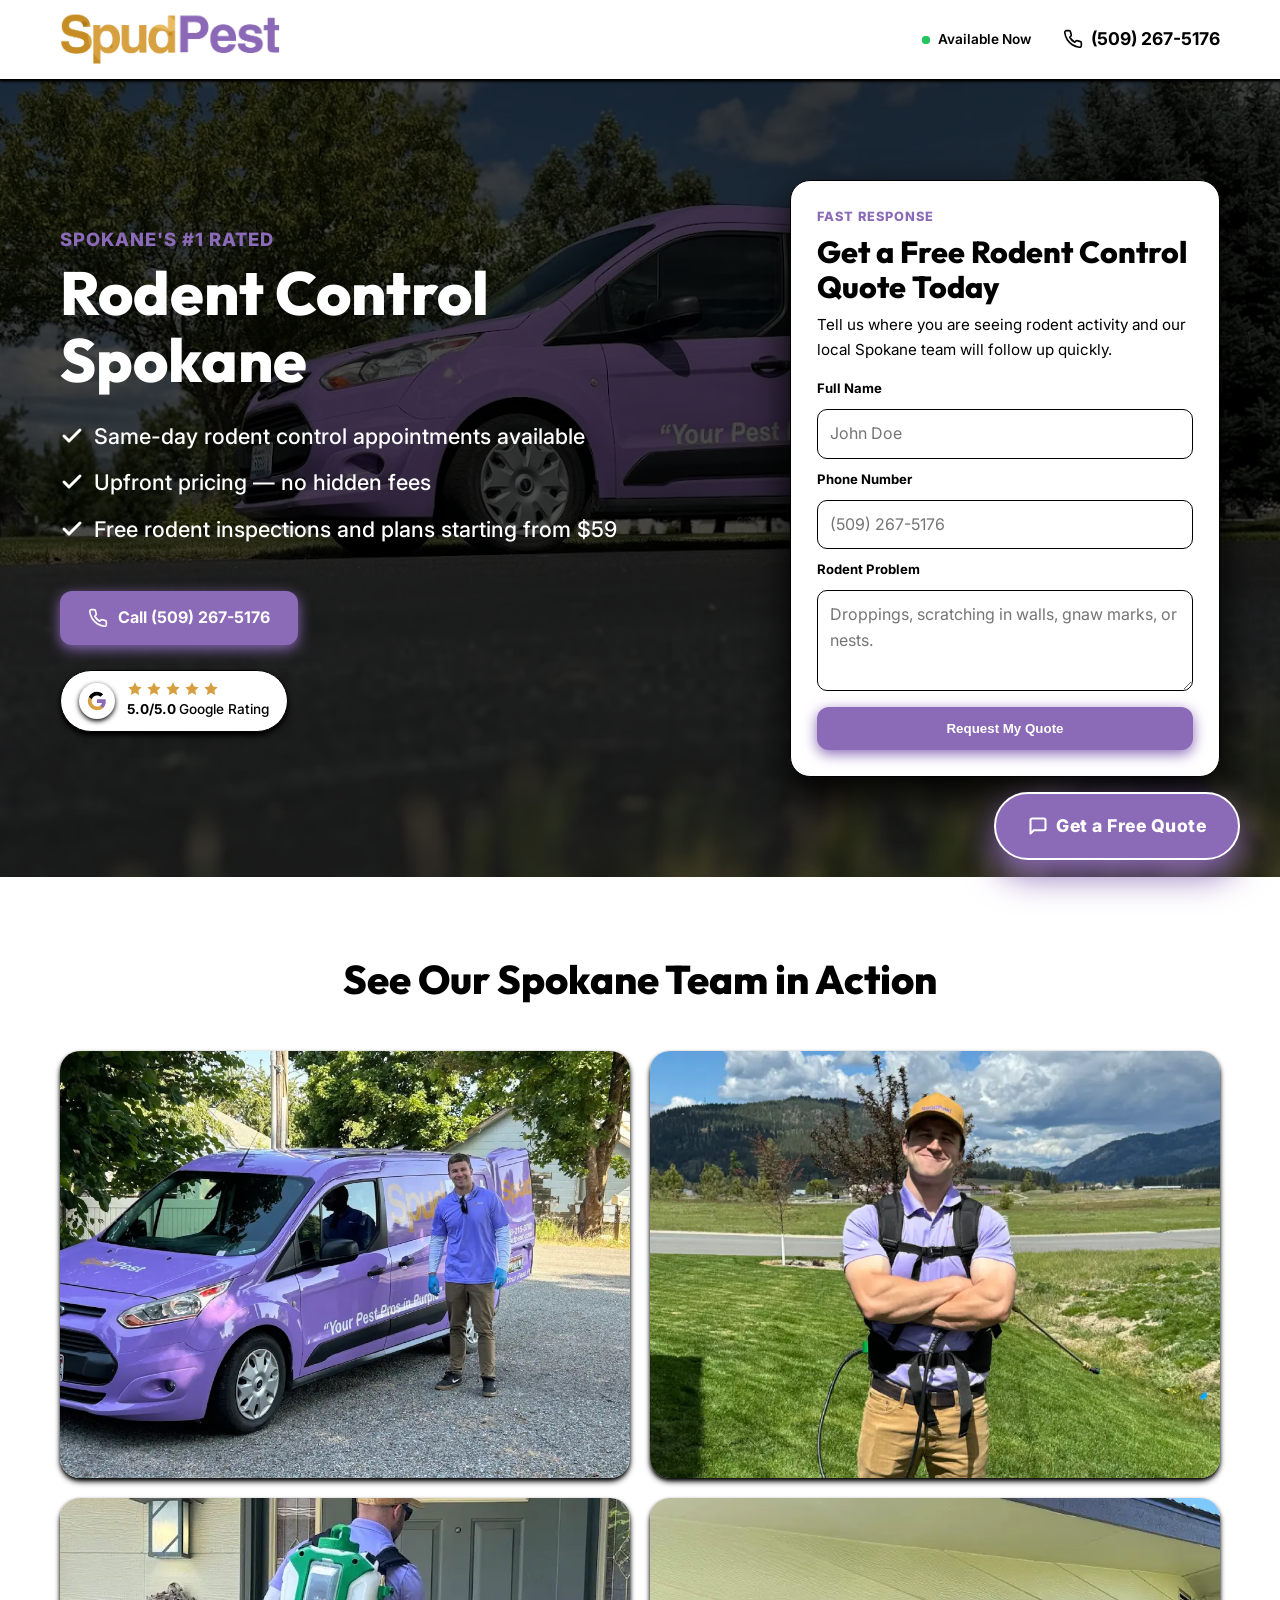
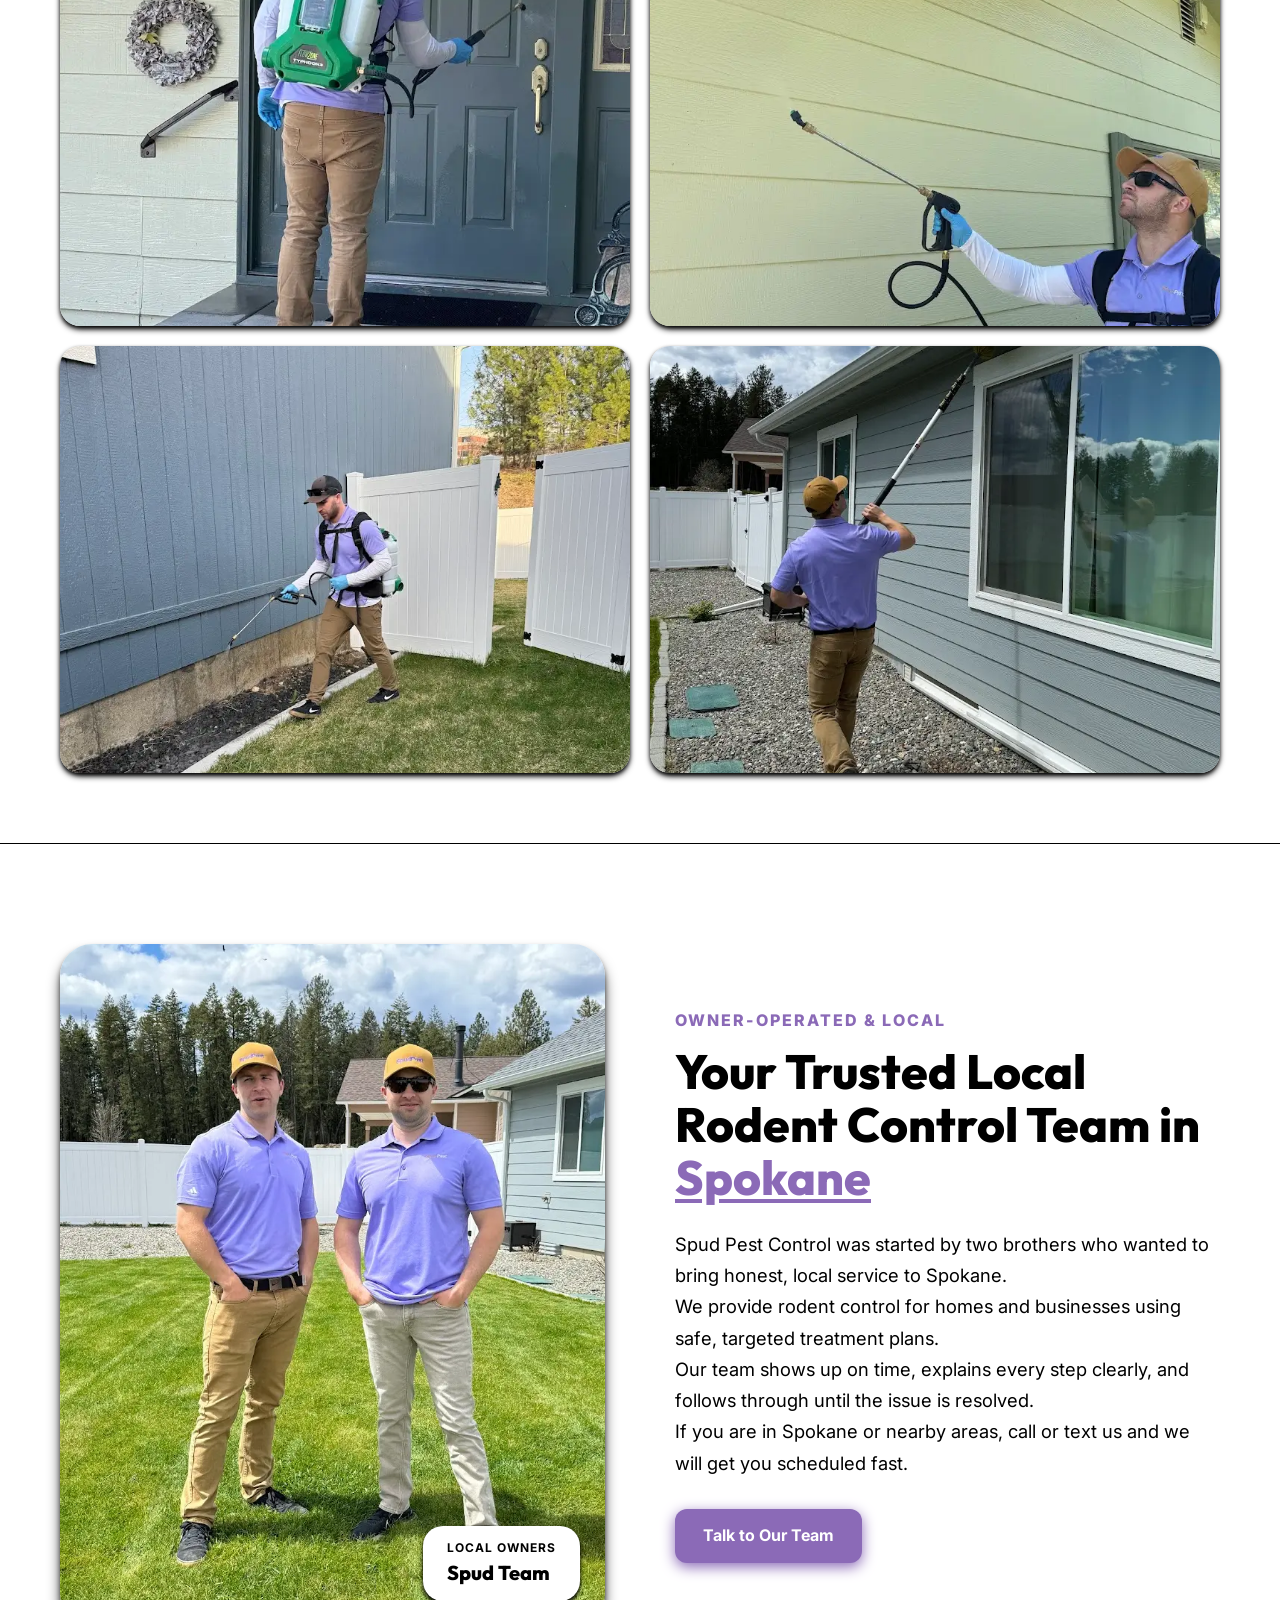
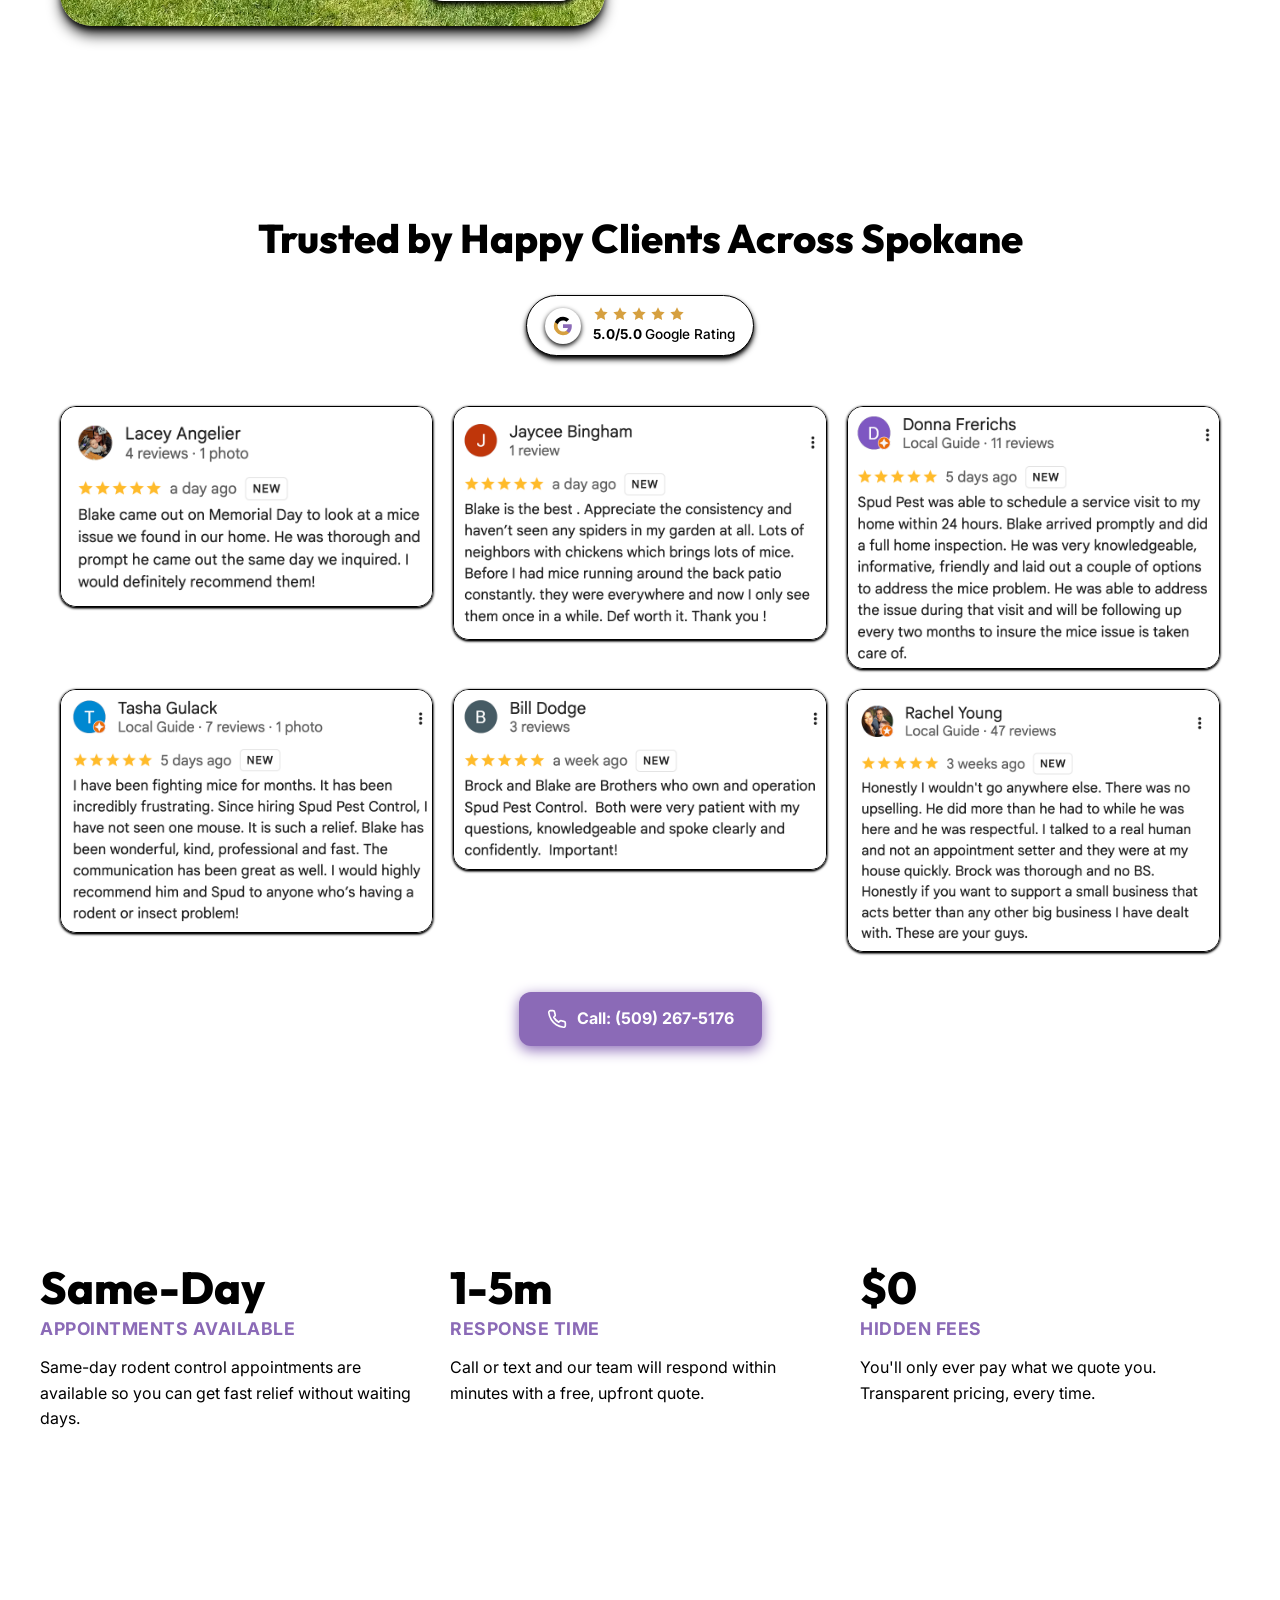
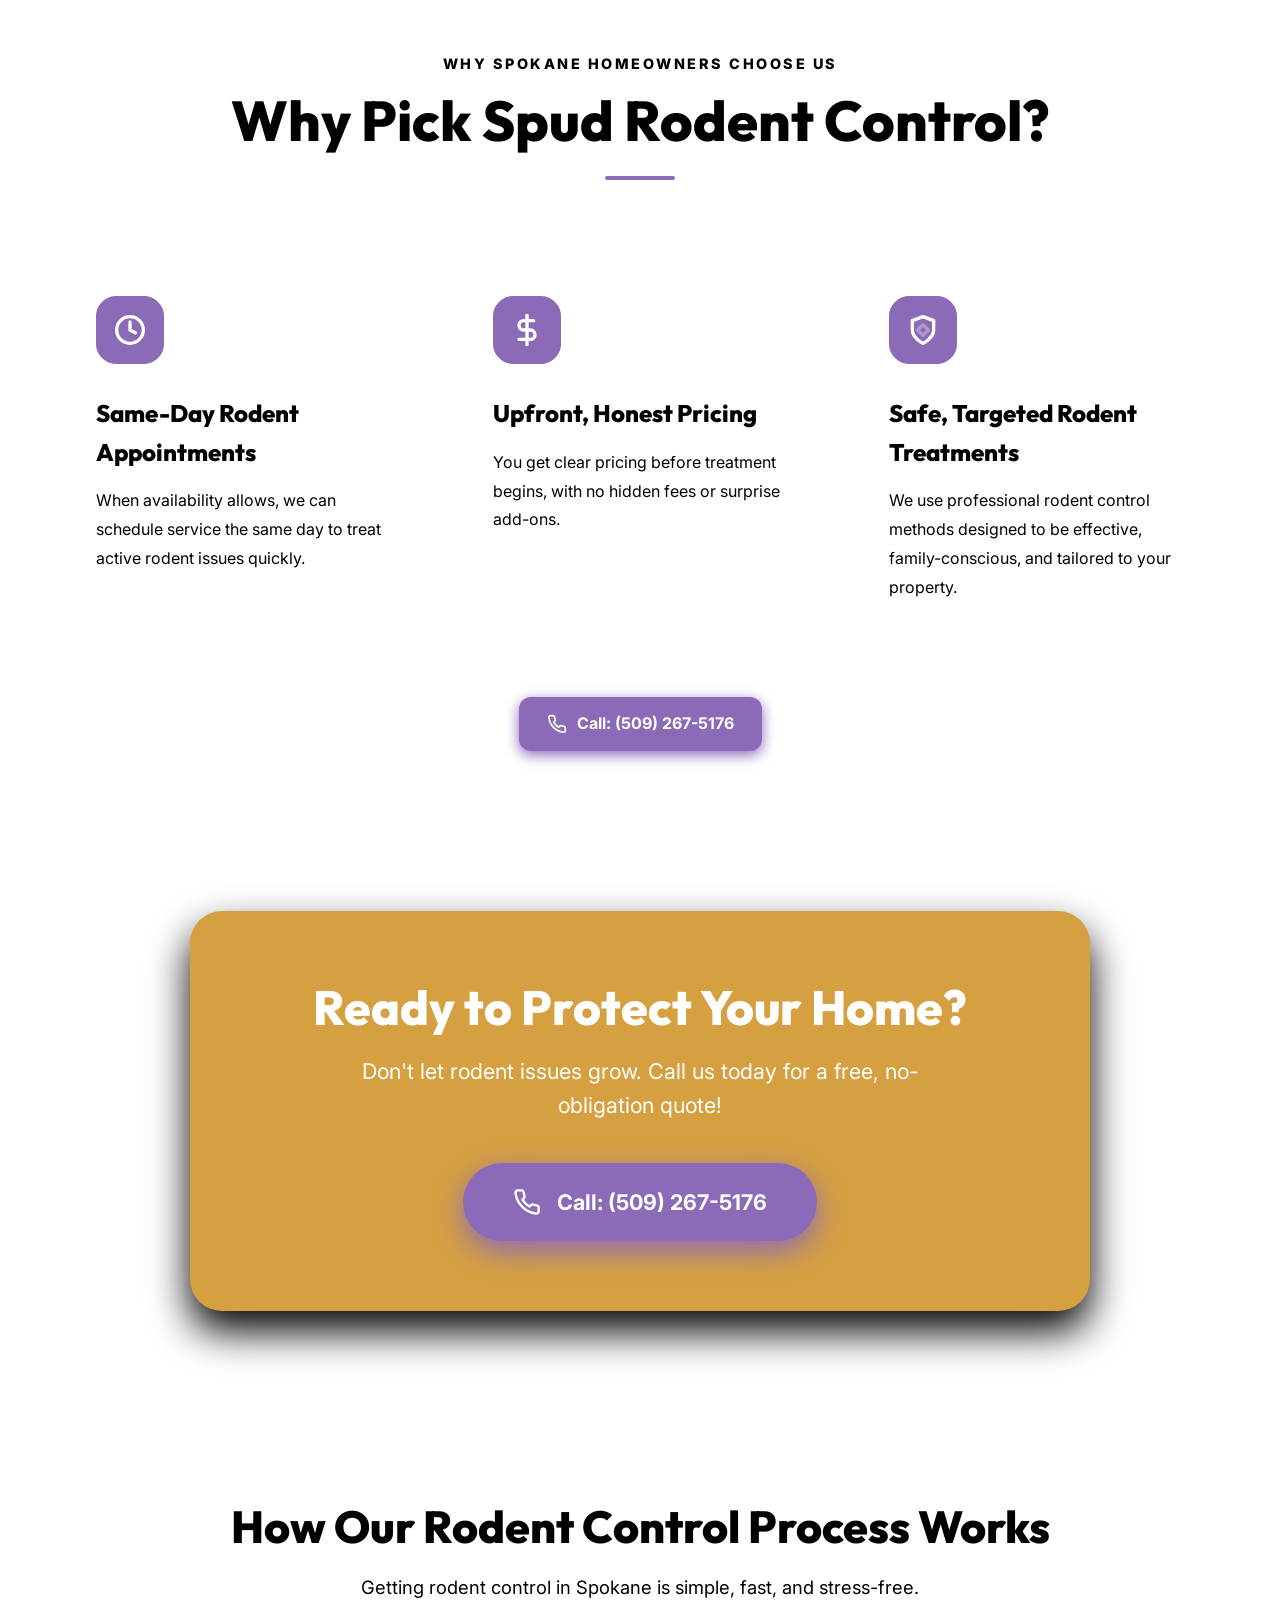
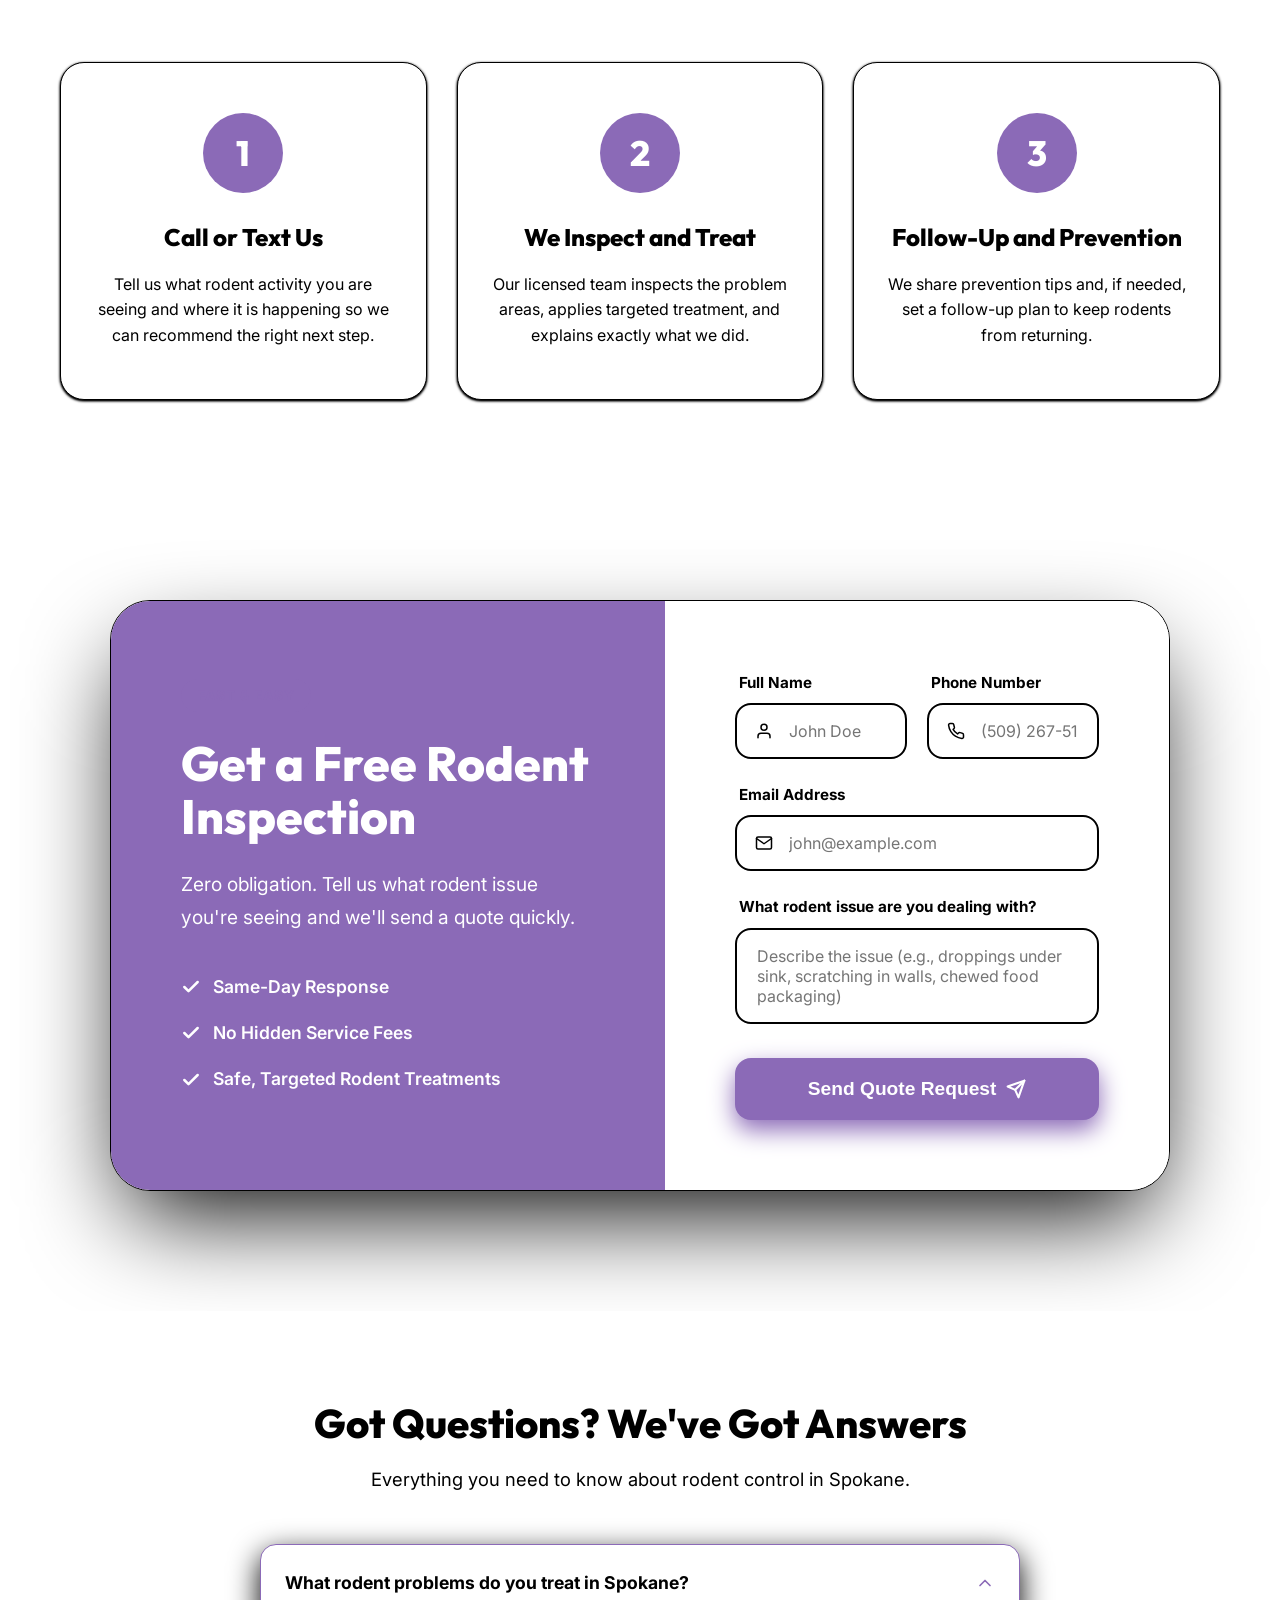
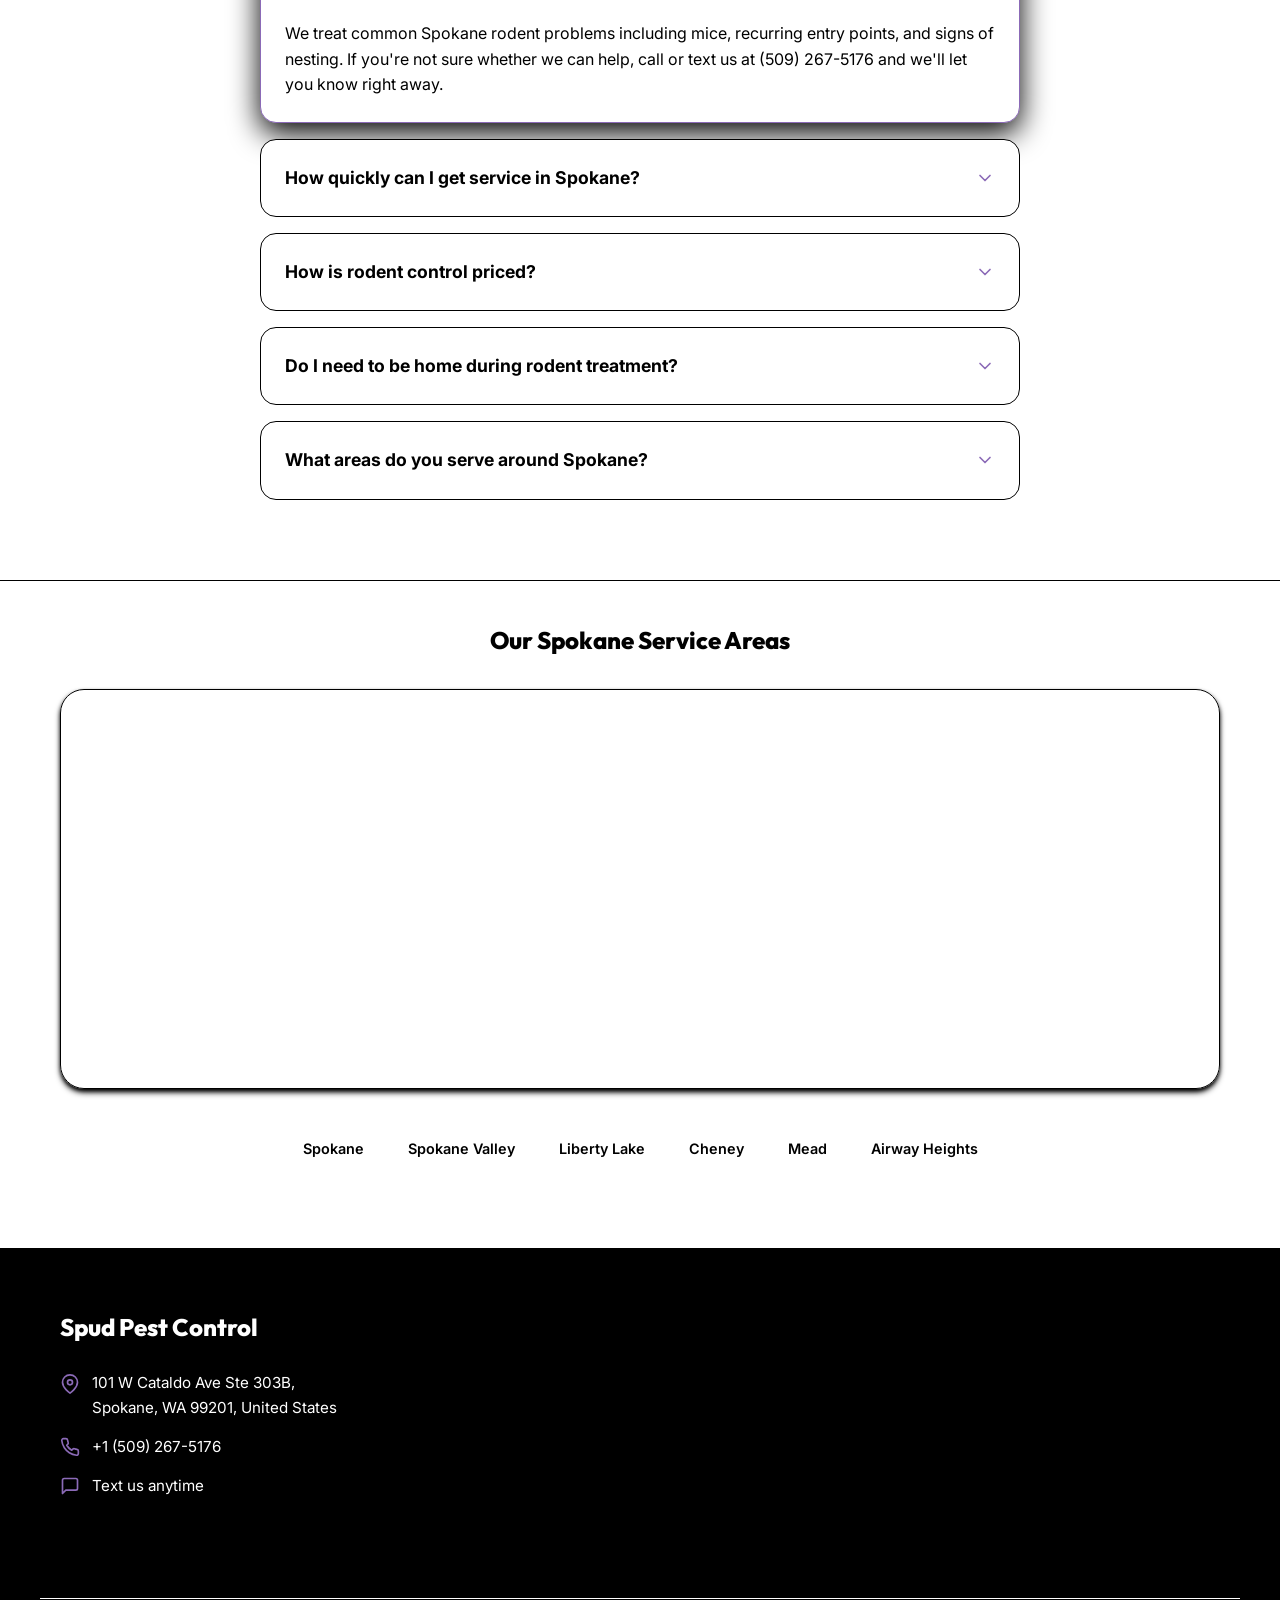
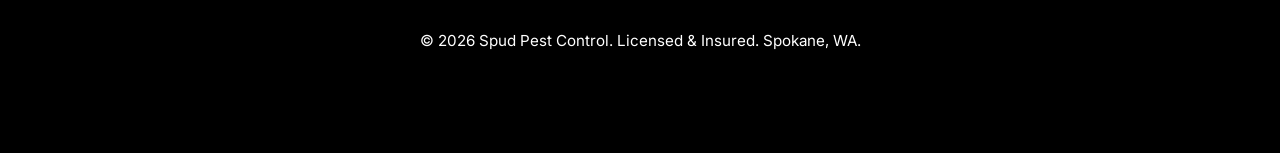
<file: rodent-control/index.html>
<!DOCTYPE html>
<html lang="en">

<head>
    <base href="/">
    <!-- Google tag (gtag.js) -->
    <script async src="https://www.googletagmanager.com/gtag/js?id=AW-16886402558"></script>
    <script>
      window.dataLayer = window.dataLayer || [];
      function gtag(){dataLayer.push(arguments);}
      gtag('js', new Date());

      gtag('config', 'AW-16886402558');
    </script>
    <script>
      gtag('config', 'AW-16886402558/s3vmCMK--7QcEP6biPQ-', {
        'phone_conversion_number': '(509) 267-5176'
      });
    </script>
    <meta charset="UTF-8">
    <!-- Google Tag Manager -->
    <script>(function(w,d,s,l,i){w[l]=w[l]||[];w[l].push({'gtm.start':
new Date().getTime(),event:'gtm.js'});var f=d.getElementsByTagName(s)[0],
j=d.createElement(s),dl=l!='dataLayer'?'&l='+l:'';j.async=true;j.src=
'https://www.googletagmanager.com/gtm.js?id='+i+dl;f.parentNode.insertBefore(j,f);
})(window,document,'script','dataLayer','GTM-WMSQX9ML');</script>
    <!-- End Google Tag Manager -->
    <meta name="viewport" content="width=device-width, initial-scale=1.0">
    <title>Rodent Control Spokane - Same-Day Rodent Service - Spud Pest Control</title>
    <meta name="description"
        content="Spokane's top-rated rodent control service. Spud Pest Control offers same-day rodent control appointments, upfront pricing, and targeted treatment plans across Spokane County. Call or text (509) 267-5176 today!">
    <link rel="stylesheet" href="style.css">
    <link rel="preconnect" href="https://fonts.googleapis.com">
    <link rel="preconnect" href="https://fonts.gstatic.com" crossorigin>
    <link
        href="https://fonts.googleapis.com/css2?family=Inter:wght@400;500;600;700;800&family=Outfit:wght@400;600;700;800&display=swap"
        rel="stylesheet">
    <script type="application/ld+json">
    {
      "@context": "https://schema.org",
      "@type": "LocalBusiness",
      "name": "Spud Pest Control",
      "image": "placeholder.svg",
      "@id": "",
      "url": "https://example.com",
      "telephone": "+15092675176",
      "priceRange": "$$",
      "address": {
        "@type": "PostalAddress",
        "streetAddress": "Spokane Service Area",
        "addressLocality": "Spokane",
        "addressRegion": "WA",
        "postalCode": "99201",
        "addressCountry": "US"
      },
      "geo": {
        "@type": "GeoCoordinates",
        "latitude": 47.6588,
        "longitude": -117.4260
      },
      "openingHoursSpecification": {
        "@type": "OpeningHoursSpecification",
        "dayOfWeek": [
          "Monday",
          "Tuesday",
          "Wednesday",
          "Thursday",
          "Friday",
          "Saturday",
          "Sunday"
        ],
        "opens": "07:00",
        "closes": "21:00"
      },
      "sameAs": []
    }
    </script>
</head>

<body>
    <style>
        .mouse-crawler {
            position: fixed;
            left: -80px;
            bottom: 24px;
            z-index: 1500;
            font-size: 34px;
            line-height: 1;
            pointer-events: none;
            opacity: 0;
            transform: scaleX(1);
            will-change: transform, left, bottom, opacity;
        }

        .mouse-crawler.is-running {
            opacity: 0.9;
            animation: mouse-crawl var(--mouse-duration, 12s) linear forwards;
        }

        @keyframes mouse-crawl {
            0% {
                left: -80px;
                bottom: var(--mouse-start-y, 24px);
                transform: scaleX(1);
            }
            49% {
                transform: scaleX(1);
            }
            50% {
                left: calc(100vw + 40px);
                bottom: var(--mouse-mid-y, 36px);
                transform: scaleX(-1);
            }
            100% {
                left: -80px;
                bottom: var(--mouse-end-y, 24px);
                transform: scaleX(-1);
            }
        }

        @media (max-width: 768px) {
            .mouse-crawler {
                font-size: 28px;
                bottom: 14px;
            }
        }
    </style>

    <div id="mouse-crawler" class="mouse-crawler" aria-hidden="true">🐭</div>

<!-- Sticky Header -->
    <header class="sticky-header">
        <div class="container header-content">
            <div class="logo">
                <img src="spudpest.png" alt="Spud Pest Control Logo" class="logo-img">
            </div>
            <div class="header-right">
                <div class="status-badge">
                    <span class="pulse-dot"></span>
                    Available Now
                </div>
                <a href="tel:5092675176" class="phone-link" id="header-call-link" onclick="gtag('event', 'conversion', {'send_to': 'AW-16886402558/s3vmCMK--7QcEP6biPQ-'});">
                    <svg class="phone-icon" viewBox="0 0 24 24" fill="none" stroke="currentColor" stroke-width="2"
                        stroke-linecap="round" stroke-linejoin="round">
                        <path
                            d="M22 16.92v3a2 2 0 0 1-2.18 2 19.79 19.79 0 0 1-8.63-3.07 19.5 19.5 0 0 1-6-6 19.79 19.79 0 0 1-3.07-8.67A2 2 0 0 1 4.11 2h3a2 2 0 0 1 2 1.72 12.84 12.84 0 0 0 .7 2.81 2 2 0 0 1-.45 2.11L8.09 9.91a16 16 0 0 0 6 6l1.27-1.27a2 2 0 0 1 2.11-.45 12.84 12.84 0 0 0 2.81.7A2 2 0 0 1 22 16.92z">
                        </path>
                    </svg>
                    (509) 267-5176
                </a>
            </div>
        </div>
    </header>

    <main>
        <!-- Hero Section -->
        <section class="hero-v2">
            <div class="hero-overlay"></div>
            <img src="spudpest9.webp" alt="Spud Pest Control service vehicle" class="hero-bg-img">
            <div class="container hero-container">
                <div class="hero-content">
                    <p style="color: var(--accent); font-weight: 800; font-size: 1.15rem; margin-bottom: 5px; text-transform: uppercase; letter-spacing: 1px;">Spokane's #1 Rated</p>
                    <h1 style="margin-top: 0;">Rodent Control <span class="highlight">Spokane</span></h1>
                    <ul class="hero-subtext" style="list-style: none; padding: 0; text-align: left;">
                        <li style="display: flex; align-items: center; gap: 10px; margin-bottom: 12px; text-align: left;">
                            <svg width="24" height="24" viewBox="0 0 24 24" fill="none" stroke="#ffffff" stroke-width="3" stroke-linecap="round" stroke-linejoin="round" style="flex-shrink: 0;"><polyline points="20 6 9 17 4 12"></polyline></svg>
                            Same-day rodent control appointments available
                        </li>
                        <li style="display: flex; align-items: center; gap: 10px; margin-bottom: 12px; text-align: left;">
                            <svg width="24" height="24" viewBox="0 0 24 24" fill="none" stroke="#ffffff" stroke-width="3" stroke-linecap="round" stroke-linejoin="round" style="flex-shrink: 0;"><polyline points="20 6 9 17 4 12"></polyline></svg>
                            Upfront pricing — no hidden fees
                        </li>
                        <li style="display: flex; align-items: center; gap: 10px; text-align: left;">
                            <svg width="24" height="24" viewBox="0 0 24 24" fill="none" stroke="#ffffff" stroke-width="3" stroke-linecap="round" stroke-linejoin="round" style="flex-shrink: 0;"><polyline points="20 6 9 17 4 12"></polyline></svg>
                            Free rodent inspections and plans starting from $59
                        </li>
                    </ul>

                    <!-- Dual CTA: Call + Text -->
                    <div class="hero-actions-container">
                        <a href="tel:5092675176" class="btn btn-primary btn-cta-main" id="hero-call-btn">
                            <svg class="phone-icon ring-animation" viewBox="0 0 24 24" fill="none" stroke="currentColor"
                                stroke-width="2" stroke-linecap="round" stroke-linejoin="round">
                                <path
                                    d="M22 16.92v3a2 2 0 0 1-2.18 2 19.79 19.79 0 0 1-8.63-3.07 19.5 19.5 0 0 1-6-6 19.79 19.79 0 0 1-3.07-8.67A2 2 0 0 1 4.11 2h3a2 2 0 0 1 2 1.72 12.84 12.84 0 0 0 .7 2.81 2 2 0 0 1-.45 2.11L8.09 9.91a16 16 0 0 0 6 6l1.27-1.27a2 2 0 0 1 2.11-.45 12.84 12.84 0 0 0 2.81.7A2 2 0 0 1 22 16.92z">
                                </path>
                            </svg>
                            Call (509) 267-5176
                        </a>
                    </div>

                    <div style="margin-top: 8px;">
                        <a href="https://maps.google.com/?q=Spokane,+WA" target="_blank" rel="noopener noreferrer" style="display: inline-flex; align-items: center; gap: 12px; background: #ffffff; padding: 10px 18px; border-radius: 50px; box-shadow: var(--shadow-md); border: 1px solid #000000; text-decoration: none; transition: transform 0.2s ease;">
                            <div style="width: 36px; height: 36px; background: #fff; border-radius: 50%; box-shadow: 0 2px 5px #000000; display: flex; align-items: center; justify-content: center; flex-shrink: 0;">
                                <svg width="20" height="20" viewBox="0 0 24 24">
                                  <path fill="#8b6ab7" d="M22.56 12.25c0-.78-.07-1.53-.2-2.25H12v4.26h5.92c-.26 1.37-1.04 2.53-2.21 3.31v2.77h3.57c2.08-1.92 3.28-4.74 3.28-8.09z"/>
                                  <path fill="#d6a040" d="M12 23c2.97 0 5.46-.98 7.28-2.66l-3.57-2.77c-.98.66-2.23 1.06-3.71 1.06-2.86 0-5.29-1.93-6.16-4.53H2.18v2.84C3.99 20.53 7.7 23 12 23z"/>
                                  <path fill="#d6a040" d="M5.84 14.09c-.22-.66-.35-1.36-.35-2.09s.13-1.43.35-2.09V7.07H2.18C1.43 8.55 1 10.22 1 12s.43 3.45 1.18 4.93l2.85-2.22.81-.62z"/>
                                  <path fill="#000000" d="M12 5.38c1.62 0 3.06.56 4.21 1.64l3.15-3.15C17.45 2.09 14.97 1 12 1 7.7 1 3.99 3.47 2.18 7.07l3.66 2.84c.87-2.6 3.3-4.53 6.16-4.53z"/>
                                </svg>
                            </div>
                            <div style="display: flex; flex-direction: column; align-items: flex-start; text-align: left;">
                                <div style="display: flex; gap: 3px; color: #d6a040;">
                                    <svg width="16" height="16" viewBox="0 0 24 24" fill="currentColor"><path d="M12 2L15.09 8.26L22 9.27L17 14.14L18.18 21.02L12 17.77L5.82 21.02L7 14.14L2 9.27L8.91 8.26L12 2Z"/></svg>
                                    <svg width="16" height="16" viewBox="0 0 24 24" fill="currentColor"><path d="M12 2L15.09 8.26L22 9.27L17 14.14L18.18 21.02L12 17.77L5.82 21.02L7 14.14L2 9.27L8.91 8.26L12 2Z"/></svg>
                                    <svg width="16" height="16" viewBox="0 0 24 24" fill="currentColor"><path d="M12 2L15.09 8.26L22 9.27L17 14.14L18.18 21.02L12 17.77L5.82 21.02L7 14.14L2 9.27L8.91 8.26L12 2Z"/></svg>
                                    <svg width="16" height="16" viewBox="0 0 24 24" fill="currentColor"><path d="M12 2L15.09 8.26L22 9.27L17 14.14L18.18 21.02L12 17.77L5.82 21.02L7 14.14L2 9.27L8.91 8.26L12 2Z"/></svg>
                                    <svg width="16" height="16" viewBox="0 0 24 24" fill="currentColor"><path d="M12 2L15.09 8.26L22 9.27L17 14.14L18.18 21.02L12 17.77L5.82 21.02L7 14.14L2 9.27L8.91 8.26L12 2Z"/></svg>
                                </div>
                                <span style="font-size: 0.85rem; font-weight: 700; color: var(--text-main); margin-top: 2px;">5.0/5.0 <span style="font-weight: 500; color: var(--text-light);">Google Rating</span></span>
                            </div>
                        </a>
                        
                        <!-- Desktop Hero Image Placeholder -->
                        <div class="desktop-hero-photo desktop-only">
                            <img src="spudpestguy.webp" alt="Spud Pest Control Team" class="desktop-hero-photo-img">
                        </div>

                        <!-- Mobile Truck Anim (Hero) -->
                        <div class="mobile-truck-anim-hero mobile-only truck-trigger">
                            <img src="spudpestguy.webp" alt="Spud Pest Control Truck" class="truck-img-hero">
                        </div>
                    </div>
                </div>
                <aside class="hero-form-panel desktop-only" aria-label="Get a free pest quote">
                    <div class="hero-form-card">
                        <p class="hero-form-kicker">Fast Response</p>
                        <h3>Get a Free Rodent Control Quote Today</h3>
                        <p class="hero-form-copy">Tell us where you are seeing rodent activity and our local Spokane team will follow up quickly.</p>
                        <form data-netlify="true" name="hero-pest-control-quote" class="hero-quick-form">
                            <input type="hidden" name="form-name" value="hero-pest-control-quote">
                            <label for="hero-name">Full Name</label>
                            <input type="text" id="hero-name" name="name" required placeholder="John Doe">

                            <label for="hero-phone">Phone Number</label>
                            <input type="tel" id="hero-phone" name="phone" required placeholder="(509) 267-5176">

                            <label for="hero-needs">Rodent Problem</label>
                            <textarea id="hero-needs" name="needs" rows="3" required placeholder="Droppings, scratching in walls, gnaw marks, or nests."></textarea>

                            <button type="submit" class="btn btn-primary hero-form-submit">Request My Quote</button>
                        </form>
                    </div>
                </aside>
                </div>
            </div>
        </section>

        <!-- Photo Gallery Section -->
        <section class="team-gallery" style="background: var(--white); padding: 70px 0;">
            <div class="container">
                <div class="section-header" style="margin-bottom: 40px;">
                    <h2>See Our Spokane Team in Action</h2>
                </div>
                <div class="team-grid">
                    <div class="team-item">
                        <img src="spudpest10.webp" alt="Spud Pest Control Spokane" style="position: absolute; top: 0; left: 0; width: 100%; height: 100%; object-fit: cover;">
                    </div>
                    <div class="team-item">
                        <img src="spudpest11.webp" alt="Spud Pest Control Spokane" style="position: absolute; top: 0; left: 0; width: 100%; height: 100%; object-fit: cover;">
                    </div>
                    <div class="team-item">
                        <img src="spudpest3.webp" alt="Spud Pest Control Spokane" style="position: absolute; top: 0; left: 0; width: 100%; height: 100%; object-fit: cover;">
                    </div>
                    <div class="team-item">
                        <img src="spudpest4.webp" alt="Spud Pest Control Spokane" style="position: absolute; top: 0; left: 0; width: 100%; height: 100%; object-fit: cover;">
                    </div>
                    <div class="team-item">
                        <img src="spudpest2.webp" alt="Spud Pest Control Spokane" style="position: absolute; top: 0; left: 0; width: 100%; height: 100%; object-fit: cover;">
                    </div>
                    <div class="team-item">
                        <img src="spudpest6.webp" alt="Spud Pest Control Spokane" style="position: absolute; top: 0; left: 0; width: 100%; height: 100%; object-fit: cover;">
                    </div>
                </div>
            </div>
        </section>
        
        <!-- Meet the Owner Section -->
        <section class="owner-intro">
            <div class="container split-50">
                <div class="owner-image-box">
                    <img src="spudpest12.webp" alt="Local owners of Spud Pest Control Spokane" class="owner-img">
                    <div class="owner-badge">
                        <span class="badge-title">Local Owners</span>
                        <span class="badge-name">Spud Team</span>
                    </div>
                </div>
                <div class="owner-text-box">
                    <p class="owner-subtitle">Owner-Operated & Local</p>
                    <h2 class="owner-title">Your Trusted Local Rodent Control Team in <span class="highlight">Spokane</span></h2>
                    <div class="owner-blurb">
                        <p>Spud Pest Control was started by two brothers who wanted to bring honest, local service to Spokane.<br>We provide rodent control for homes and businesses using safe, targeted treatment plans.<br>Our team shows up on time, explains every step clearly, and follows through until the issue is resolved.<br>If you are in Spokane or nearby areas, call or text us and we will get you scheduled fast.</p>
                    </div>
                    <div class="owner-cta">
                        <a href="tel:5092675176" class="btn btn-primary">Talk to Our Team</a>
                    </div>
                </div>
            </div>
        </section>

        <!-- Reviews Section -->
        <section id="reviews" class="reviews">
            <div class="container">
                <div class="section-header" style="display: flex; flex-direction: column; align-items: center;">
                    <h2>Trusted by Happy Clients Across Spokane</h2>
                    <a href="https://maps.google.com/?q=Spokane,+WA" target="_blank" rel="noopener noreferrer" style="display: inline-flex; align-items: center; gap: 12px; background: #ffffff; padding: 10px 18px; border-radius: 50px; box-shadow: var(--shadow-md); border: 1px solid #000000; margin-top: 15px; text-decoration: none;">
                        <div style="width: 36px; height: 36px; background: #fff; border-radius: 50%; box-shadow: 0 2px 5px #000000; display: flex; align-items: center; justify-content: center; flex-shrink: 0;">
                            <svg width="20" height="20" viewBox="0 0 24 24">
                              <path fill="#8b6ab7" d="M22.56 12.25c0-.78-.07-1.53-.2-2.25H12v4.26h5.92c-.26 1.37-1.04 2.53-2.21 3.31v2.77h3.57c2.08-1.92 3.28-4.74 3.28-8.09z"/>
                              <path fill="#d6a040" d="M12 23c2.97 0 5.46-.98 7.28-2.66l-3.57-2.77c-.98.66-2.23 1.06-3.71 1.06-2.86 0-5.29-1.93-6.16-4.53H2.18v2.84C3.99 20.53 7.7 23 12 23z"/>
                              <path fill="#d6a040" d="M5.84 14.09c-.22-.66-.35-1.36-.35-2.09s.13-1.43.35-2.09V7.07H2.18C1.43 8.55 1 10.22 1 12s.43 3.45 1.18 4.93l2.85-2.22.81-.62z"/>
                              <path fill="#000000" d="M12 5.38c1.62 0 3.06.56 4.21 1.64l3.15-3.15C17.45 2.09 14.97 1 12 1 7.7 1 3.99 3.47 2.18 7.07l3.66 2.84c.87-2.6 3.3-4.53 6.16-4.53z"/>
                            </svg>
                        </div>
                        <div style="display: flex; flex-direction: column; align-items: flex-start; text-align: left;">
                            <div style="display: flex; gap: 3px; color: #d6a040;">
                                <svg width="16" height="16" viewBox="0 0 24 24" fill="currentColor"><path d="M12 2L15.09 8.26L22 9.27L17 14.14L18.18 21.02L12 17.77L5.82 21.02L7 14.14L2 9.27L8.91 8.26L12 2Z"/></svg>
                                <svg width="16" height="16" viewBox="0 0 24 24" fill="currentColor"><path d="M12 2L15.09 8.26L22 9.27L17 14.14L18.18 21.02L12 17.77L5.82 21.02L7 14.14L2 9.27L8.91 8.26L12 2Z"/></svg>
                                <svg width="16" height="16" viewBox="0 0 24 24" fill="currentColor"><path d="M12 2L15.09 8.26L22 9.27L17 14.14L18.18 21.02L12 17.77L5.82 21.02L7 14.14L2 9.27L8.91 8.26L12 2Z"/></svg>
                                <svg width="16" height="16" viewBox="0 0 24 24" fill="currentColor"><path d="M12 2L15.09 8.26L22 9.27L17 14.14L18.18 21.02L12 17.77L5.82 21.02L7 14.14L2 9.27L8.91 8.26L12 2Z"/></svg>
                                <svg width="16" height="16" viewBox="0 0 24 24" fill="currentColor"><path d="M12 2L15.09 8.26L22 9.27L17 14.14L18.18 21.02L12 17.77L5.82 21.02L7 14.14L2 9.27L8.91 8.26L12 2Z"/></svg>
                            </div>
                            <span style="font-size: 0.85rem; font-weight: 700; color: var(--text-main); margin-top: 2px;">5.0/5.0 <span style="font-weight: 500; color: var(--text-light);">Google Rating</span></span>
                        </div>
                    </a>
                </div>

                <!-- Review Images Grid -->
                <div class="reviews-grid-v2">
                    <a href="https://maps.google.com/?q=Spokane,+WA" target="_blank" rel="noopener noreferrer">
                        <img src="review-spud-1.png" alt="Spud Pest Control Google Review" class="review-img-v2">
                    </a>
                    <a href="https://maps.google.com/?q=Spokane,+WA" target="_blank" rel="noopener noreferrer">
                        <img src="review-spud-2.png" alt="Spud Pest Control Google Review" class="review-img-v2">
                    </a>
                    <a href="https://maps.google.com/?q=Spokane,+WA" target="_blank" rel="noopener noreferrer">
                        <img src="review-spud-3.png" alt="Spud Pest Control Google Review" class="review-img-v2">
                    </a>
                    <a href="https://maps.google.com/?q=Spokane,+WA" target="_blank" rel="noopener noreferrer">
                        <img src="review-spud-4.png" alt="Spud Pest Control Google Review" class="review-img-v2">
                    </a>
                    <a href="https://maps.google.com/?q=Spokane,+WA" target="_blank" rel="noopener noreferrer">
                        <img src="review-spud-5.png" alt="Spud Pest Control Google Review" class="review-img-v2">
                    </a>
                    <a href="https://maps.google.com/?q=Spokane,+WA" target="_blank" rel="noopener noreferrer">
                        <img src="review-spud-6.png" alt="Spud Pest Control Google Review" class="review-img-v2">
                    </a>
                </div>



                <!-- Reviews CTA -->
                <div style="display: flex; flex-wrap: wrap; justify-content: center; gap: 14px; margin-top: 40px; margin-bottom: 20px;">
                    <a href="tel:5092675176" class="btn btn-primary" id="reviews-call-btn">
                        <svg class="phone-icon ring-animation" viewBox="0 0 24 24" fill="none" stroke="currentColor"
                            stroke-width="2" stroke-linecap="round" stroke-linejoin="round">
                            <path
                                d="M22 16.92v3a2 2 0 0 1-2.18 2 19.79 19.79 0 0 1-8.63-3.07 19.5 19.5 0 0 1-6-6 19.79 19.79 0 0 1-3.07-8.67A2 2 0 0 1 4.11 2h3a2 2 0 0 1 2 1.72 12.84 12.84 0 0 0 .7 2.81 2 2 0 0 1-.45 2.11L8.09 9.91a16 16 0 0 0 6 6l1.27-1.27a2 2 0 0 1 2.11-.45 12.84 12.84 0 0 0 2.81.7A2 2 0 0 1 22 16.92z">
                            </path>
                        </svg>
                        Call: (509) 267-5176
                    </a>
                </div>
            </div>
        </section>

        <!-- Stats Section -->
        <section class="stats">
            <div class="container stats-row-v2">
                <div class="stat-item-v2">
                    <div class="stat-main">
                        <div class="stat-value">Same-Day</div>
                        <div class="stat-label">Appointments Available</div>
                    </div>
                    <p class="stat-desc">Same-day rodent control appointments are available so you can get fast relief without waiting days.</p>
                </div>
                <div class="stat-item-v2">
                    <div class="stat-main">
                        <div class="stat-value">1-5m</div>
                        <div class="stat-label">Response Time</div>
                    </div>
                    <p class="stat-desc">Call or text and our team will respond within minutes with a free, upfront quote.</p>
                </div>
                <div class="stat-item-v2">
                    <div class="stat-main">
                        <div class="stat-value">$0</div>
                        <div class="stat-label">Hidden Fees</div>
                    </div>
                    <p class="stat-desc">You'll only ever pay what we quote you. Transparent pricing, every time.</p>
                </div>
            </div>
        </section>

        <!-- Why Pick Spud Pest Control Section -->
        <section class="why-pick-v3">
            <!-- Decorative animated blobs -->
            <div class="blob-1"></div>
            <div class="blob-2"></div>

            <div class="container" style="position: relative; z-index: 2;">
                <!-- Header -->
                <div class="section-header-v3">
                    <p class="subtitle-v3">Why Spokane Homeowners Choose Us</p>
                    <h2 class="title-v3">Why Pick <span class="highlight-v3">Spud Rodent Control</span>?</h2>
                    <div class="divider-v3"></div>
                </div>

                <!-- 4-Widget Grid -->
                <div class="feature-grid-v3">

                    <!-- Card 1: Same-Day -->
                    <div class="feature-card-v3 reveal">
                        <div class="icon-box-v3">
                            <svg width="32" height="32" viewBox="0 0 24 24" fill="none" stroke="#ffffff" stroke-width="2.5" stroke-linecap="round" stroke-linejoin="round">
                                <circle cx="12" cy="12" r="10"/><polyline points="12 6 12 12 16 14"/>
                            </svg>
                        </div>
                        <h3 class="card-title-v3">Same-Day Rodent Appointments</h3>
                        <p class="card-text-v3">When availability allows, we can schedule service the same day to treat active rodent issues quickly.</p>

                    </div>

                    <!-- Card 2: Pricing -->
                    <div class="feature-card-v3 reveal" style="transition-delay: 0.1s;">
                        <div class="icon-box-v3">
                            <svg width="32" height="32" viewBox="0 0 24 24" fill="none" stroke="#ffffff" stroke-width="2.5" stroke-linecap="round" stroke-linejoin="round">
                                <line x1="12" y1="1" x2="12" y2="23"/><path d="M17 5H9.5a3.5 3.5 0 0 0 0 7h5a3.5 3.5 0 0 1 0 7H6"/>
                            </svg>
                        </div>
                        <h3 class="card-title-v3">Upfront, Honest Pricing</h3>
                        <p class="card-text-v3">You get clear pricing before treatment begins, with no hidden fees or surprise add-ons.</p>

                    </div>

                    <!-- Card 3: Eco -->
                    <div class="feature-card-v3 reveal" style="transition-delay: 0.2s;">
                        <div class="icon-box-v3">
                            <svg width="32" height="32" viewBox="0 0 24 24" fill="none" stroke="#ffffff" stroke-width="2.5" stroke-linecap="round" stroke-linejoin="round">
                                <path d="M12 22s8-4 8-10V5l-8-3-8 3v7c0 6 8 10 8 10z"/>
                                <path d="M12 8l-4 4 4 4 4-4-4-4z" opacity="0.3"/>
                            </svg>
                        </div>
                        <h3 class="card-title-v3">Safe, Targeted Rodent Treatments</h3>
                        <p class="card-text-v3">We use professional rodent control methods designed to be effective, family-conscious, and tailored to your property.</p>

                    </div>

                </div>

                <!-- Why Pick CTA -->
                <div style="display: flex; flex-wrap: wrap; justify-content: center; gap: 14px; margin-top: 50px;">
                    <a href="tel:5092675176" class="btn btn-primary" id="why-pick-call-btn">
                        <svg class="phone-icon ring-animation" viewBox="0 0 24 24" fill="none" stroke="currentColor"
                            stroke-width="2" stroke-linecap="round" stroke-linejoin="round">
                            <path
                                d="M22 16.92v3a2 2 0 0 1-2.18 2 19.79 19.79 0 0 1-8.63-3.07 19.5 19.5 0 0 1-6-6 19.79 19.79 0 0 1-3.07-8.67A2 2 0 0 1 4.11 2h3a2 2 0 0 1 2 1.72 12.84 12.84 0 0 0 .7 2.81 2 2 0 0 1-.45 2.11L8.09 9.91a16 16 0 0 0 6 6l1.27-1.27a2 2 0 0 1 2.11-.45 12.84 12.84 0 0 0 2.81.7A2 2 0 0 1 22 16.92z">
                            </path>
                        </svg>
                        Call: (509) 267-5176
                    </a>
                </div>
            </div>
        </section>

        <!-- Final CTA -->

        <section class="final-cta" style="padding: 60px 20px 100px;">
            <div class="container" style="background: #d6a040; border-radius: 32px; padding: 70px 30px; text-align: center; box-shadow: 0 20px 40px #000000; position: relative; overflow: hidden; max-width: 900px; margin: 0 auto;">
                
                <h2 style="color: var(--white); position: relative; z-index: 2; line-height: 1.1;">Ready to Protect Your Home?</h2>
                <p style="color: #ffffff; position: relative; z-index: 2; max-width: 600px; margin: 0 auto 40px auto; font-size: 1.35rem;">Don't let rodent issues grow. Call us today for a free, no-obligation quote!</p>
                
                <div style="position: relative; z-index: 2; display: flex; flex-wrap: wrap; align-items: center; justify-content: center; gap: 16px;">
                    <a href="tel:5092675176" class="btn btn-primary btn-large" id="final-call-btn" style="padding: 22px 50px; border-radius: 50px; display: inline-flex; align-items: center; gap: 16px; box-shadow: 0 10px 30px #8b6ab7; font-size: 1.35rem;">
                        <svg class="phone-icon ring-animation" viewBox="0 0 24 24" fill="none" stroke="currentColor"
                            stroke-width="2" stroke-linecap="round" stroke-linejoin="round" style="width: 28px; height: 28px;">
                            <path
                                d="M22 16.92v3a2 2 0 0 1-2.18 2 19.79 19.79 0 0 1-8.63-3.07 19.5 19.5 0 0 1-6-6 19.79 19.79 0 0 1-3.07-8.67A2 2 0 0 1 4.11 2h3a2 2 0 0 1 2 1.72 12.84 12.84 0 0 0 .7 2.81 2 2 0 0 1-.45 2.11L8.09 9.91a16 16 0 0 0 6 6l1.27-1.27a2 2 0 0 1 2.11-.45 12.84 12.84 0 0 0 2.81.7A2 2 0 0 1 22 16.92z">
                            </path>
                        </svg>
                        Call: (509) 267-5176
                    </a>
                    </div>
                </div>
            </div>
        </section>

        <!-- Our Process Section -->
        <section class="process" style="padding: 80px 0; background: var(--bg-light);">
            <div class="container">
                <div class="section-header" style="text-align: center; margin-bottom: 60px;">
                    <h2 style="font-size: 2.8rem; color: var(--primary);">How Our Rodent Control Process Works</h2>
                    <p style="color: var(--text-light); font-size: 1.15rem; max-width: 600px; margin: 10px auto 0;">Getting rodent control in Spokane is simple, fast, and stress-free.</p>
                </div>
                
                <div style="display: grid; grid-template-columns: repeat(auto-fit, minmax(300px, 1fr)); gap: 30px; position: relative;">
                    <!-- Process Step 1 -->
                    <div style="background: var(--white); padding: 50px 30px; border-radius: 24px; text-align: center; box-shadow: var(--shadow-sm); border: 1px solid #000000; transition: transform 0.3s ease;">
                        <div style="width: 80px; height: 80px; background: #8b6ab7; color: #ffffff; border-radius: 50%; display: flex; align-items: center; justify-content: center; font-size: 2.2rem; margin: 0 auto 25px; font-weight: 800; font-family: 'Outfit', sans-serif;">1</div>
                        <h3 style="font-size: 1.5rem; margin-bottom: 15px; color: var(--primary);">Call or Text Us</h3>
                        <p style="color: var(--text-light); line-height: 1.6;">Tell us what rodent activity you are seeing and where it is happening so we can recommend the right next step.</p>
                    </div>
                    
                    <!-- Process Step 2 -->
                    <div style="background: var(--white); padding: 50px 30px; border-radius: 24px; text-align: center; box-shadow: var(--shadow-sm); border: 1px solid #000000; transition: transform 0.3s ease;">
                        <div style="width: 80px; height: 80px; background: #8b6ab7; color: #ffffff; border-radius: 50%; display: flex; align-items: center; justify-content: center; font-size: 2.2rem; margin: 0 auto 25px; font-weight: 800; font-family: 'Outfit', sans-serif;">2</div>
                        <h3 style="font-size: 1.5rem; margin-bottom: 15px; color: var(--primary);">We Inspect and Treat</h3>
                        <p style="color: var(--text-light); line-height: 1.6;">Our licensed team inspects the problem areas, applies targeted treatment, and explains exactly what we did.</p>
                    </div>
                    
                    <!-- Process Step 3 -->
                    <div style="background: var(--white); padding: 50px 30px; border-radius: 24px; text-align: center; box-shadow: var(--shadow-sm); border: 1px solid #000000; transition: transform 0.3s ease;">
                        <div style="width: 80px; height: 80px; background: #8b6ab7; color: #ffffff; border-radius: 50%; display: flex; align-items: center; justify-content: center; font-size: 2.2rem; margin: 0 auto 25px; font-weight: 800; font-family: 'Outfit', sans-serif;">3</div>
                        <h3 style="font-size: 1.5rem; margin-bottom: 15px; color: var(--primary);">Follow-Up and Prevention</h3>
                        <p style="color: var(--text-light); line-height: 1.6;">We share prevention tips and, if needed, set a follow-up plan to keep rodents from returning.</p>
                    </div>
                </div>
            </div>
        </section>

        <!-- Quote Form Section -->
        <section id="quote-form" class="quote-form-section-v2">
            <div class="container container-medium">
                <div class="form-wrapper-v2">
                    <div class="form-grid-v2">
                        <!-- Form Content -->
                        <div class="form-content-v2">
                            <span class="form-tag">Fast & Easy</span>
                            <h2 class="form-title">Get a Free <span class="highlight">Rodent Inspection</span></h2>
                            <p class="form-description">Zero obligation. Tell us what rodent issue you're seeing and we'll send a quote quickly.</p>
                            
                            <ul class="form-perks">
                                <li>
                                    <svg width="20" height="20" viewBox="0 0 24 24" fill="none" stroke="#ffffff" stroke-width="3" stroke-linecap="round" stroke-linejoin="round"><polyline points="20 6 9 17 4 12"></polyline></svg>
                                    Same-Day Response
                                </li>
                                <li>
                                    <svg width="20" height="20" viewBox="0 0 24 24" fill="none" stroke="#ffffff" stroke-width="3" stroke-linecap="round" stroke-linejoin="round"><polyline points="20 6 9 17 4 12"></polyline></svg>
                                    No Hidden Service Fees
                                </li>
                                <li>
                                    <svg width="20" height="20" viewBox="0 0 24 24" fill="none" stroke="#ffffff" stroke-width="3" stroke-linecap="round" stroke-linejoin="round"><polyline points="20 6 9 17 4 12"></polyline></svg>
                                    Safe, Targeted Rodent Treatments
                                </li>
                            </ul>
                        </div>

                        <!-- Actual Form -->
                        <div class="form-container-v2">
                            <form id="lead-form" data-netlify="true" name="pest-control-quote" class="premium-form">
                                <input type="hidden" name="form-name" value="pest-control-quote">
                                <div class="input-row">
                                    <div class="input-field">
                                        <label for="name">Full Name</label>
                                        <div class="input-wrapper">
                                            <svg class="input-icon" width="18" height="18" viewBox="0 0 24 24" fill="none" stroke="currentColor" stroke-width="2" stroke-linecap="round" stroke-linejoin="round"><path d="M20 21v-2a4 4 0 0 0-4-4H8a4 4 0 0 0-4 4v2"></path><circle cx="12" cy="7" r="4"></circle></svg>
                                            <input type="text" id="name" name="name" required placeholder="John Doe">
                                        </div>
                                    </div>
                                    <div class="input-field">
                                        <label for="phone">Phone Number</label>
                                        <div class="input-wrapper">
                                            <svg class="input-icon" width="18" height="18" viewBox="0 0 24 24" fill="none" stroke="currentColor" stroke-width="2" stroke-linecap="round" stroke-linejoin="round"><path d="M22 16.92v3a2 2 0 0 1-2.18 2 19.79 19.79 0 0 1-8.63-3.07 19.5 19.5 0 0 1-6-6 19.79 19.79 0 0 1-3.07-8.67A2 2 0 0 1 4.11 2h3a2 2 0 0 1 2 1.72 12.84 12.84 0 0 0 .7 2.81 2 2 0 0 1-.45 2.11L8.09 9.91a16 16 0 0 0 6 6l1.27-1.27a2 2 0 0 1 2.11-.45 12.84 12.84 0 0 0 2.81.7A2 2 0 0 1 22 16.92z"></path></svg>
                                            <input type="tel" id="phone" name="phone" required placeholder="(509) 267-5176">
                                        </div>
                                    </div>
                                </div>
                                <div class="input-field">
                                    <label for="email">Email Address</label>
                                    <div class="input-wrapper">
                                        <svg class="input-icon" width="18" height="18" viewBox="0 0 24 24" fill="none" stroke="currentColor" stroke-width="2" stroke-linecap="round" stroke-linejoin="round"><path d="M4 4h16c1.1 0 2 .9 2 2v12c0 1.1-.9 2-2 2H4c-1.1 0-2-.9-2-2V6c0-1.1.9-2 2-2z"></path><polyline points="22,6 12,13 2,6"></polyline></svg>
                                        <input type="email" id="email" name="email" required placeholder="john@example.com">
                                    </div>
                                </div>
                                <div class="input-field">
                                    <label for="needs">What rodent issue are you dealing with?</label>
                                    <div class="input-wrapper">
                                        <textarea id="needs" name="needs" rows="3" required placeholder="Describe the issue (e.g., droppings under sink, scratching in walls, chewed food packaging)"></textarea>
                                    </div>
                                </div>
                                <button type="submit" class="btn btn-primary submit-btn-v2">
                                    <span>Send Quote Request</span>
                                    <svg width="20" height="20" viewBox="0 0 24 24" fill="none" stroke="currentColor" stroke-width="2.5" stroke-linecap="round" stroke-linejoin="round"><line x1="22" y1="2" x2="11" y2="13"></line><polygon points="22 2 15 22 11 13 2 9 22 2"></polygon></svg>
                                </button>
                            </form>
                        </div>
                    </div>
                </div>
            </div>
        </section>

        <!-- Success Modal -->
        <div id="success-modal" class="modal">
            <div class="modal-content">
                <div class="modal-header">
                    <span class="close-modal">&times;</span>
                </div>
                <div class="modal-body" style="text-align: center; padding: 20px 10px 40px;">
                    <div class="success-icon">✓</div>
                    <h3 style="font-size: 2rem; color: var(--primary); margin-bottom: 15px;">Request Received!</h3>
                    <p style="font-size: 1.15rem; color: var(--text-light); line-height: 1.6; max-width: 430px; margin: 0 auto 30px;">Thanks for filling out the form. Someone will get back to you in the next few minutes.</p>
                    <button class="btn btn-primary close-modal-btn" style="width: 100%; border-radius: 50px; padding: 15px;">Awesome, Got it</button>
                </div>
            </div>
        </div>

        <!-- FAQ Section -->
        <section class="faq-section" style="padding: 80px 0; background: var(--white);">
            <div class="container" style="max-width: 800px;">
                <div class="section-header" style="text-align: center; margin-bottom: 50px;">
                    <h2 style="font-size: 2.5rem; color: var(--primary);">Got Questions? We've Got Answers</h2>
                    <p style="color: var(--text-light); font-size: 1.15rem; margin-top: 10px;">Everything you need to know about rodent control in Spokane.</p>
                </div>
                
                <div class="faq-accordion">
                    <!-- FAQ 1 -->
                    <details class="faq-item" name="faq" open>
                        <summary class="faq-question">
                            What rodent problems do you treat in Spokane?
                            <svg class="faq-icon" viewBox="0 0 24 24" fill="none" stroke="currentColor" stroke-width="2" stroke-linecap="round" stroke-linejoin="round"><polyline points="6 9 12 15 18 9"></polyline></svg>
                        </summary>
                        <div class="faq-answer">
                            <p>We treat common Spokane rodent problems including mice, recurring entry points, and signs of nesting. If you're not sure whether we can help, call or text us at (509) 267-5176 and we'll let you know right away.</p>
                        </div>
                    </details>
                    
                    <!-- FAQ 2 -->
                    <details class="faq-item" name="faq">
                        <summary class="faq-question">
                            How quickly can I get service in Spokane?
                            <svg class="faq-icon" viewBox="0 0 24 24" fill="none" stroke="currentColor" stroke-width="2" stroke-linecap="round" stroke-linejoin="round"><polyline points="6 9 12 15 18 9"></polyline></svg>
                        </summary>
                        <div class="faq-answer">
                            <p>We often offer same-day or next-day scheduling across Spokane, depending on availability. We also provide planned service windows that fit your schedule.</p>
                        </div>
                    </details>
                    
                    <!-- FAQ 3 -->
                    <details class="faq-item" name="faq">
                        <summary class="faq-question">
                            How is rodent control priced?
                            <svg class="faq-icon" viewBox="0 0 24 24" fill="none" stroke="currentColor" stroke-width="2" stroke-linecap="round" stroke-linejoin="round"><polyline points="6 9 12 15 18 9"></polyline></svg>
                        </summary>
                        <div class="faq-answer">
                            <p>Our pricing is based on property size, rodent activity level, and treatment scope. We provide a free, upfront quote before any work begins — so you'll always know exactly what you're paying. No hidden fees, no surprises.</p>
                        </div>
                    </details>
                    
                    <!-- FAQ 4 -->
                    <details class="faq-item" name="faq">
                        <summary class="faq-question">
                            Do I need to be home during rodent treatment?
                            <svg class="faq-icon" viewBox="0 0 24 24" fill="none" stroke="currentColor" stroke-width="2" stroke-linecap="round" stroke-linejoin="round"><polyline points="6 9 12 15 18 9"></polyline></svg>
                        </summary>
                        <div class="faq-answer">
                            <p>Not necessarily. As long as you can show us where the pest activity is located and arrange access, we can handle the rest. Just let us know when you book and we'll work out the details with you.</p>
                        </div>
                    </details>
                    
                    <!-- FAQ 5 -->
                    <details class="faq-item" name="faq">
                        <summary class="faq-question">
                            What areas do you serve around Spokane?
                            <svg class="faq-icon" viewBox="0 0 24 24" fill="none" stroke="currentColor" stroke-width="2" stroke-linecap="round" stroke-linejoin="round"><polyline points="6 9 12 15 18 9"></polyline></svg>
                        </summary>
                        <div class="faq-answer">
                            <p>We focus on Spokane and surrounding areas. We've streamlined our service area to these locations to ensure the fastest response times and most competitive pricing for our customers. Not sure if we cover your area? Just text us and we'll confirm right away.</p>
                        </div>
                    </details>
                </div>
            </div>
        </section>

        <!-- Service Area Tags -->
        <section class="service-areas">
            <div class="container">
                <h3>Our Spokane Service Areas</h3>
                <div class="map-container">
                    <iframe src="https://www.google.com/maps/embed?pb=!1m18!1m12!1m3!1d2686.959494067047!2d-117.41516822317907!3d47.66578328388818!2m3!1f0!2f0!3f0!3m2!1i1024!2i768!4f13.1!3m3!1m2!1s0x549e19d2c53b49ab%3A0xf6325c50a02f5716!2sSpud%20Pest%20Control!5e0!3m2!1sen!2sua!4v1779880363913!5m2!1sen!2sua" width="400" height="300" style="border:0;" allowfullscreen="" loading="lazy" referrerpolicy="no-referrer-when-downgrade"></iframe>
                </div>
                <div class="tags">
                    <span class="tag">Spokane</span>
                    <span class="tag">Spokane Valley</span>
                    <span class="tag">Liberty Lake</span>
                    <span class="tag">Cheney</span>
                    <span class="tag">Mead</span>
                    <span class="tag">Airway Heights</span>
                </div>
            </div>
        </section>
    </main>

    <footer style="padding: 60px 0 100px; background: var(--primary); color: #ffffff; font-size: 0.95rem;">
        <div class="container" style="display: grid; grid-template-columns: repeat(auto-fit, minmax(300px, 1fr)); gap: 40px; margin-bottom: 40px; text-align: left;">
            
            <div class="footer-contact">
                <h3 style="color: var(--white); font-size: 1.5rem; margin-bottom: 25px;">Spud Pest Control</h3>
                <p style="margin-bottom: 15px; display: flex; align-items: flex-start; gap: 12px;">
                    <svg width="20" height="20" viewBox="0 0 24 24" fill="none" stroke="currentColor" stroke-width="2" stroke-linecap="round" stroke-linejoin="round" style="flex-shrink: 0; margin-top: 3px; color: var(--accent);"><path d="M21 10c0 7-9 13-9 13s-9-6-9-13a9 9 0 0 1 18 0z"></path><circle cx="12" cy="10" r="3"></circle></svg>
                    <span>101 W Cataldo Ave Ste 303B,<br>Spokane, WA 99201, United States</span>
                </p>
                <p style="margin-bottom: 15px; display: flex; align-items: center; gap: 12px;">
                    <svg width="20" height="20" viewBox="0 0 24 24" fill="none" stroke="currentColor" stroke-width="2" stroke-linecap="round" stroke-linejoin="round" style="flex-shrink: 0; color: var(--accent);"><path d="M22 16.92v3a2 2 0 0 1-2.18 2 19.79 19.79 0 0 1-8.63-3.07 19.5 19.5 0 0 1-6-6 19.79 19.79 0 0 1-3.07-8.67A2 2 0 0 1 4.11 2h3a2 2 0 0 1 2 1.72 12.84 12.84 0 0 0 .7 2.81 2 2 0 0 1-.45 2.11L8.09 9.91a16 16 0 0 0 6 6l1.27-1.27a2 2 0 0 1 2.11-.45 12.84 12.84 0 0 0 2.81.7A2 2 0 0 1 22 16.92z"></path></svg>
                    <a href="tel:5092675176" style="color: inherit; text-decoration: none;">+1 (509) 267-5176</a>
                </p>
                <p style="margin-bottom: 0; display: flex; align-items: center; gap: 12px;">
                    <svg width="20" height="20" viewBox="0 0 24 24" fill="none" stroke="currentColor" stroke-width="2" stroke-linecap="round" stroke-linejoin="round" style="flex-shrink: 0; color: var(--accent);"><path d="M21 15a2 2 0 0 1-2 2H7l-4 4V5a2 2 0 0 1 2-2h14a2 2 0 0 1 2 2z"></path></svg>
                    <a href="sms:5092675176" style="color: inherit; text-decoration: none;">Text us anytime</a>
                </p>
            </div>

            <div class="footer-map" style="border-radius: 16px; overflow: hidden; box-shadow: 0 10px 30px #000000;">
                <iframe src="https://maps.google.com/maps?q=Spokane,+WA,+USA&t=&z=12&ie=UTF8&iwloc=&output=embed" width="100%" height="250" style="border:0; display: block;" allowfullscreen="" loading="lazy" referrerpolicy="no-referrer-when-downgrade"></iframe>
            </div>

        </div>
        <div class="container" style="text-align: center; border-top: 1px solid #ffffff; padding-top: 30px;">
            <p>&copy; 2026 Spud Pest Control. Licensed &amp; Insured. Spokane, WA.</p>
        </div>
    </footer>

    <!-- Mobile Sticky CTA Bar -->
    <div class="mobile-cta-bar" id="mobile-scroll-trigger">
        <div style="display: flex; gap: 10px;">
            <a href="tel:5092675176" class="btn btn-primary btn-full" id="mobile-call-btn">
                <svg class="phone-icon ring-animation" viewBox="0 0 24 24" fill="none" stroke="currentColor"
                    stroke-width="2" stroke-linecap="round" stroke-linejoin="round">
                    <path
                        d="M22 16.92v3a2 2 0 0 1-2.18 2 19.79 19.79 0 0 1-8.63-3.07 19.5 19.5 0 0 1-6-6 19.79 19.79 0 0 1-3.07-8.67A2 2 0 0 1 4.11 2h3a2 2 0 0 1 2 1.72 12.84 12.84 0 0 0 .7 2.81 2 2 0 0 1-.45 2.11L8.09 9.91a16 16 0 0 0 6 6l1.27-1.27a2 2 0 0 1 2.11-.45 12.84 12.84 0 0 0 2.81.7A2 2 0 0 1 22 16.92z">
                    </path>
                </svg>
                Call Us
            </a>
        </div>
    </div>

    <script>
        document.addEventListener("DOMContentLoaded", function() {
            // Intersection Observer for scroll reveal animations
            const observerOptions = {
                threshold: 0.05, // Trigger earlier
                rootMargin: "0px 0px 20px 0px"
            };

            const observer = new IntersectionObserver((entries) => {
                entries.forEach(entry => {
                    if (entry.isIntersecting) {
                        entry.target.classList.add("in-view");
                        observer.unobserve(entry.target);
                    }
                });
            }, observerOptions);

            document.querySelectorAll(".reveal, .truck-trigger").forEach(el => {
                observer.observe(el);
            });

            // Scroll-triggered mobile sticky CTA
            const mobileCta = document.querySelector(".mobile-cta-bar");
            if (mobileCta) {
                window.addEventListener("scroll", function() {
                    if (window.scrollY > 300) {
                        mobileCta.classList.add("is-visible");
                    } else {
                        mobileCta.classList.remove("is-visible");
                    }
                }, { passive: true });
            }

            // Keep quote CTA anchored to this same page
            document.querySelectorAll("a[href='#quote-form']").forEach((link) => {
                link.addEventListener("click", (event) => {
                    event.preventDefault();
                    const targetForm = document.getElementById("quote-form");
                    if (targetForm) {
                        targetForm.scrollIntoView({ behavior: "smooth", block: "start" });
                    }
                });
            });

            // Shared form submit tracking for Netlify forms
            function trackFormSubmit(formName) {
                document.body.setAttribute('data-form-status', 'form_submit');
                window.dispatchEvent(new CustomEvent('form-submit-success', {
                    detail: { formName }
                }));

                if (window.dataLayer) {
                    window.dataLayer.push({
                        event: 'form_submit',
                        form_name: formName
                    });
                }

                if (typeof window.gtag === 'function') {
                    window.gtag('event', 'form_submit', {
                        form_name: formName
                    });
                }
            }

            // Form submission logic with Modal (all Netlify forms via AJAX)
            const modal = document.getElementById("success-modal");
            const closeButtons = document.querySelectorAll(".close-modal, .close-modal-btn");

            document.querySelectorAll("form[data-netlify='true']").forEach((form) => {
                form.addEventListener("submit", function(e) {
                    e.preventDefault();

                    const formData = new FormData(form);
                    fetch("/", {
                        method: "POST",
                        body: new URLSearchParams(formData).toString(),
                        headers: { "Content-Type": "application/x-www-form-urlencoded" }
                    })
                    .then(() => {
                        trackFormSubmit(form.getAttribute('name') || 'netlify-form');
                        modal.style.display = "block";
                        document.body.style.overflow = "hidden";
                        form.reset();
                    })
                    .catch((error) => {
                        console.error('Error submitting form:', error);
                    });
                });
            });

            // Modal Close handlers
            closeButtons.forEach(btn => {
                btn.addEventListener("click", () => {
                    modal.style.display = "none";
                    document.body.style.overflow = "auto";
                });
            });

            // Close modal when clicking outside
            window.addEventListener("click", (event) => {
                if (event.target == modal) {
                    modal.style.display = "none";
                    document.body.style.overflow = "auto";
                }
            });

            // Fun mouse crawl animation for this landing page
            const mouseCrawler = document.getElementById("mouse-crawler");
            if (mouseCrawler) {
                const runMouse = () => {
                    const y1 = 10 + Math.floor(Math.random() * 38);
                    const y2 = 10 + Math.floor(Math.random() * 38);
                    const y3 = 10 + Math.floor(Math.random() * 38);
                    const duration = 11 + Math.random() * 5;

                    mouseCrawler.style.setProperty("--mouse-start-y", `${y1}px`);
                    mouseCrawler.style.setProperty("--mouse-mid-y", `${y2}px`);
                    mouseCrawler.style.setProperty("--mouse-end-y", `${y3}px`);
                    mouseCrawler.style.setProperty("--mouse-duration", `${duration}s`);
                    mouseCrawler.classList.remove("is-running");
                    void mouseCrawler.offsetWidth;
                    mouseCrawler.classList.add("is-running");
                };

                runMouse();
                mouseCrawler.addEventListener("animationend", () => {
                    const delay = 3500 + Math.random() * 5000;
                    setTimeout(runMouse, delay);
                });
            }
        });
    </script>

    <!-- Floating Desktop Cta -->
    <div class="desktop-cta-container desktop-only">
        <a href="#quote-form" class="floating-cta-v2">
            <span class="cta-pulse"></span>
            <svg width="20" height="20" viewBox="0 0 24 24" fill="none" stroke="currentColor" stroke-width="2.5" stroke-linecap="round" stroke-linejoin="round" style="margin-right: 8px;"><path d="M21 15a2 2 0 0 1-2 2H7l-4 4V5a2 2 0 0 1 2-2h14a2 2 0 0 1 2 2z"></path></svg>
            Get a Free Quote
        </a>
    </div>
</body>

</html>
</file>
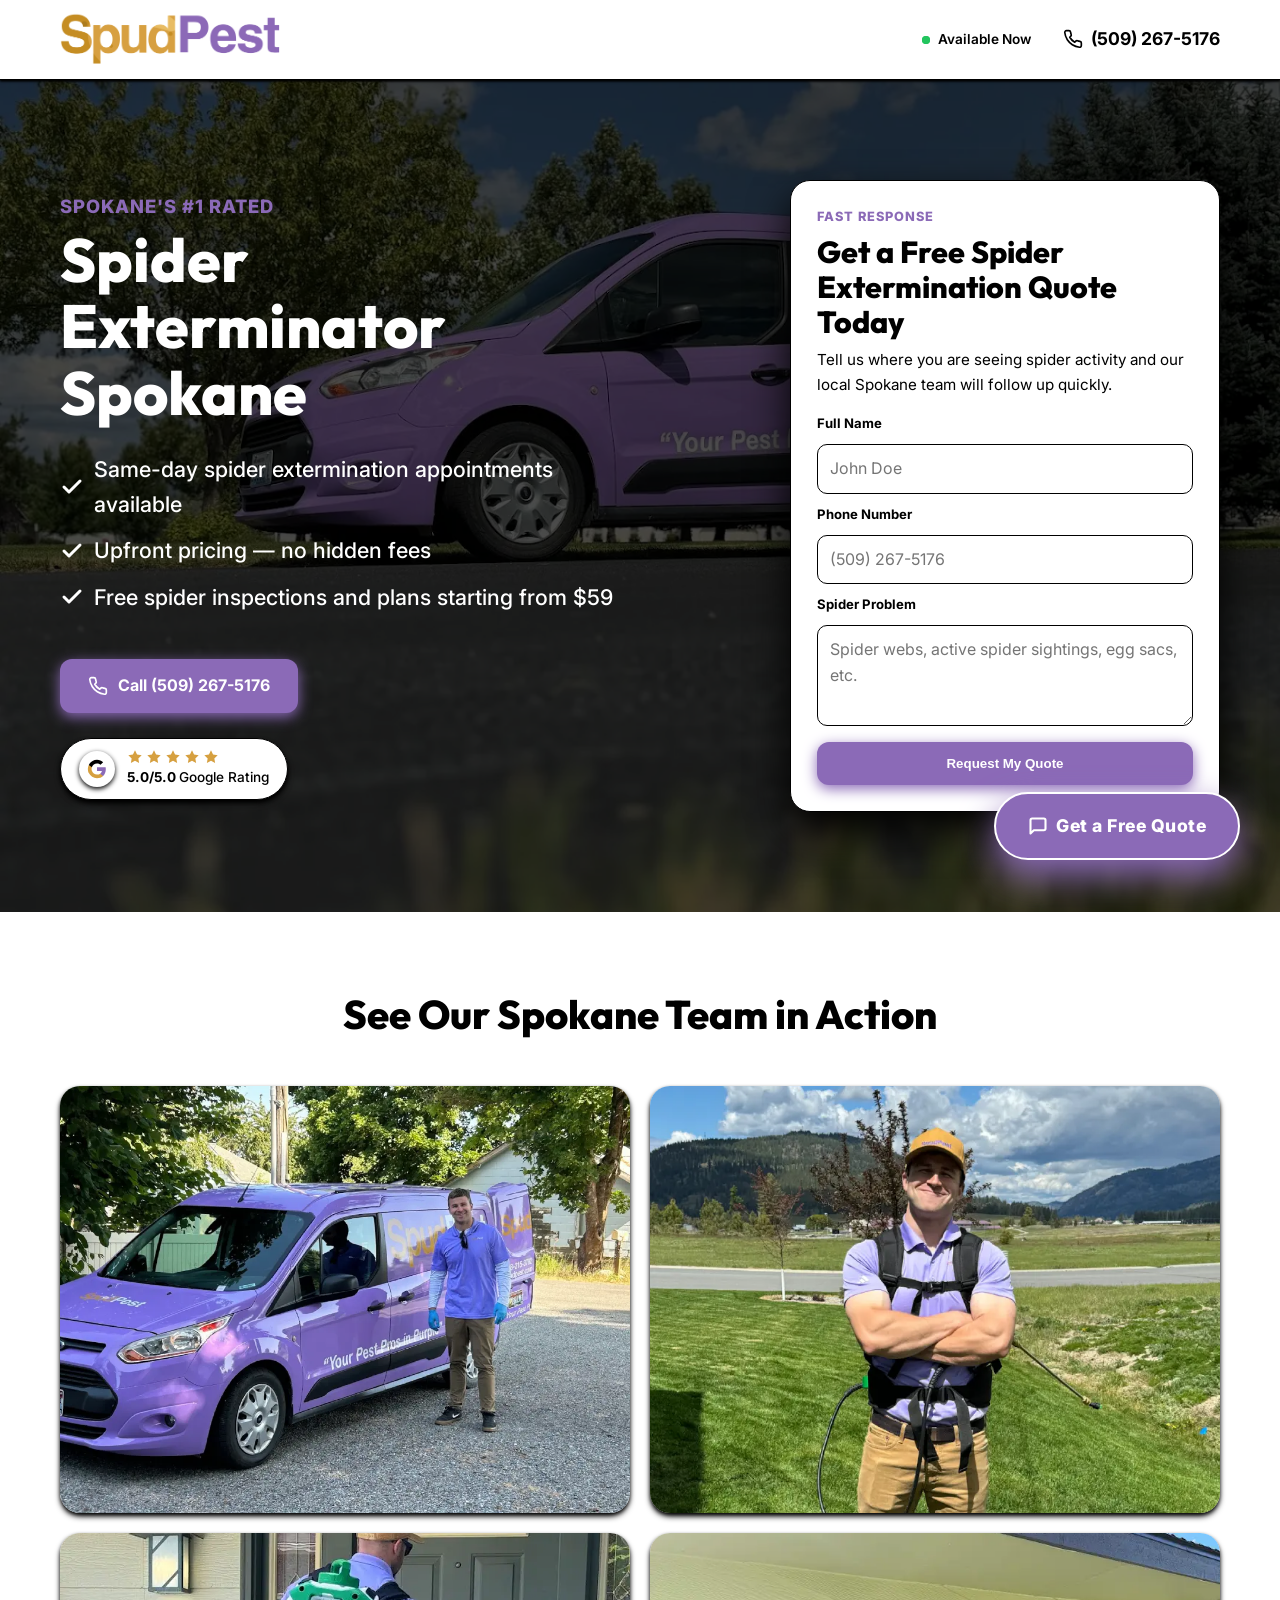
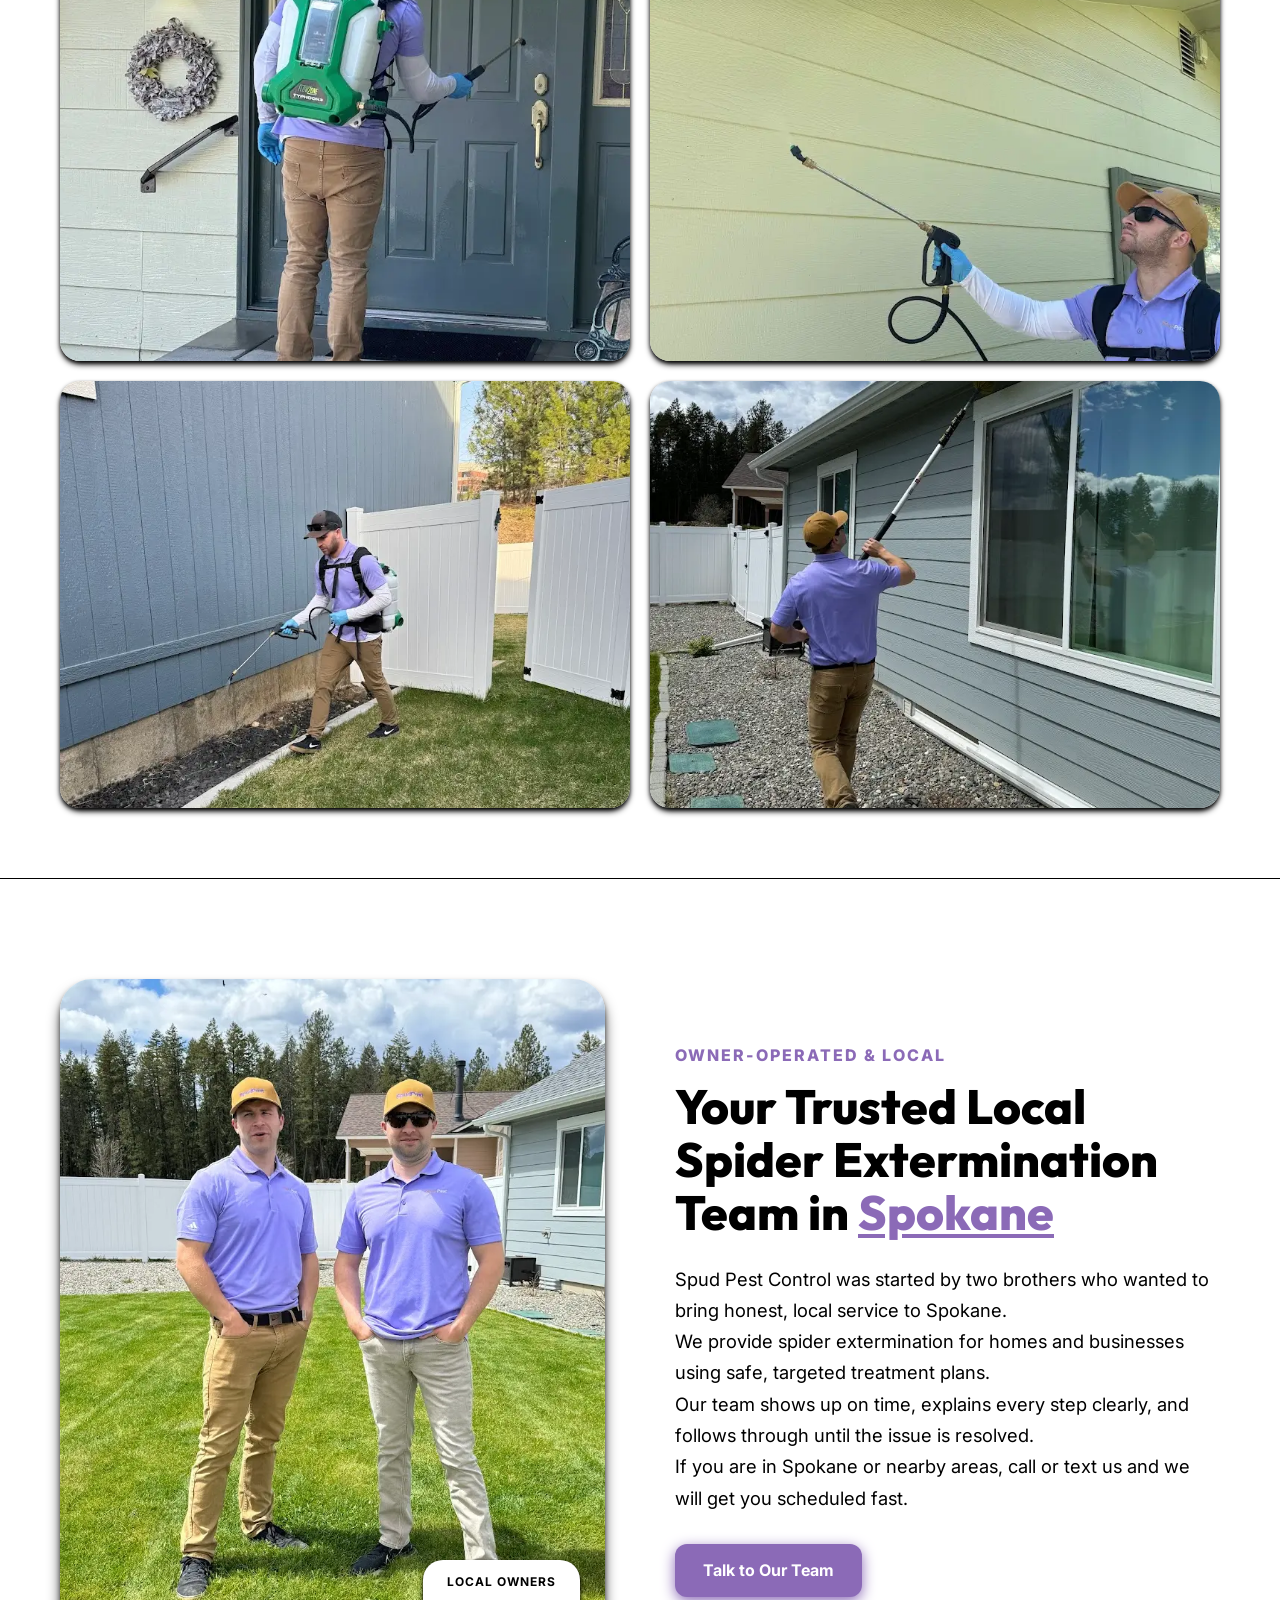
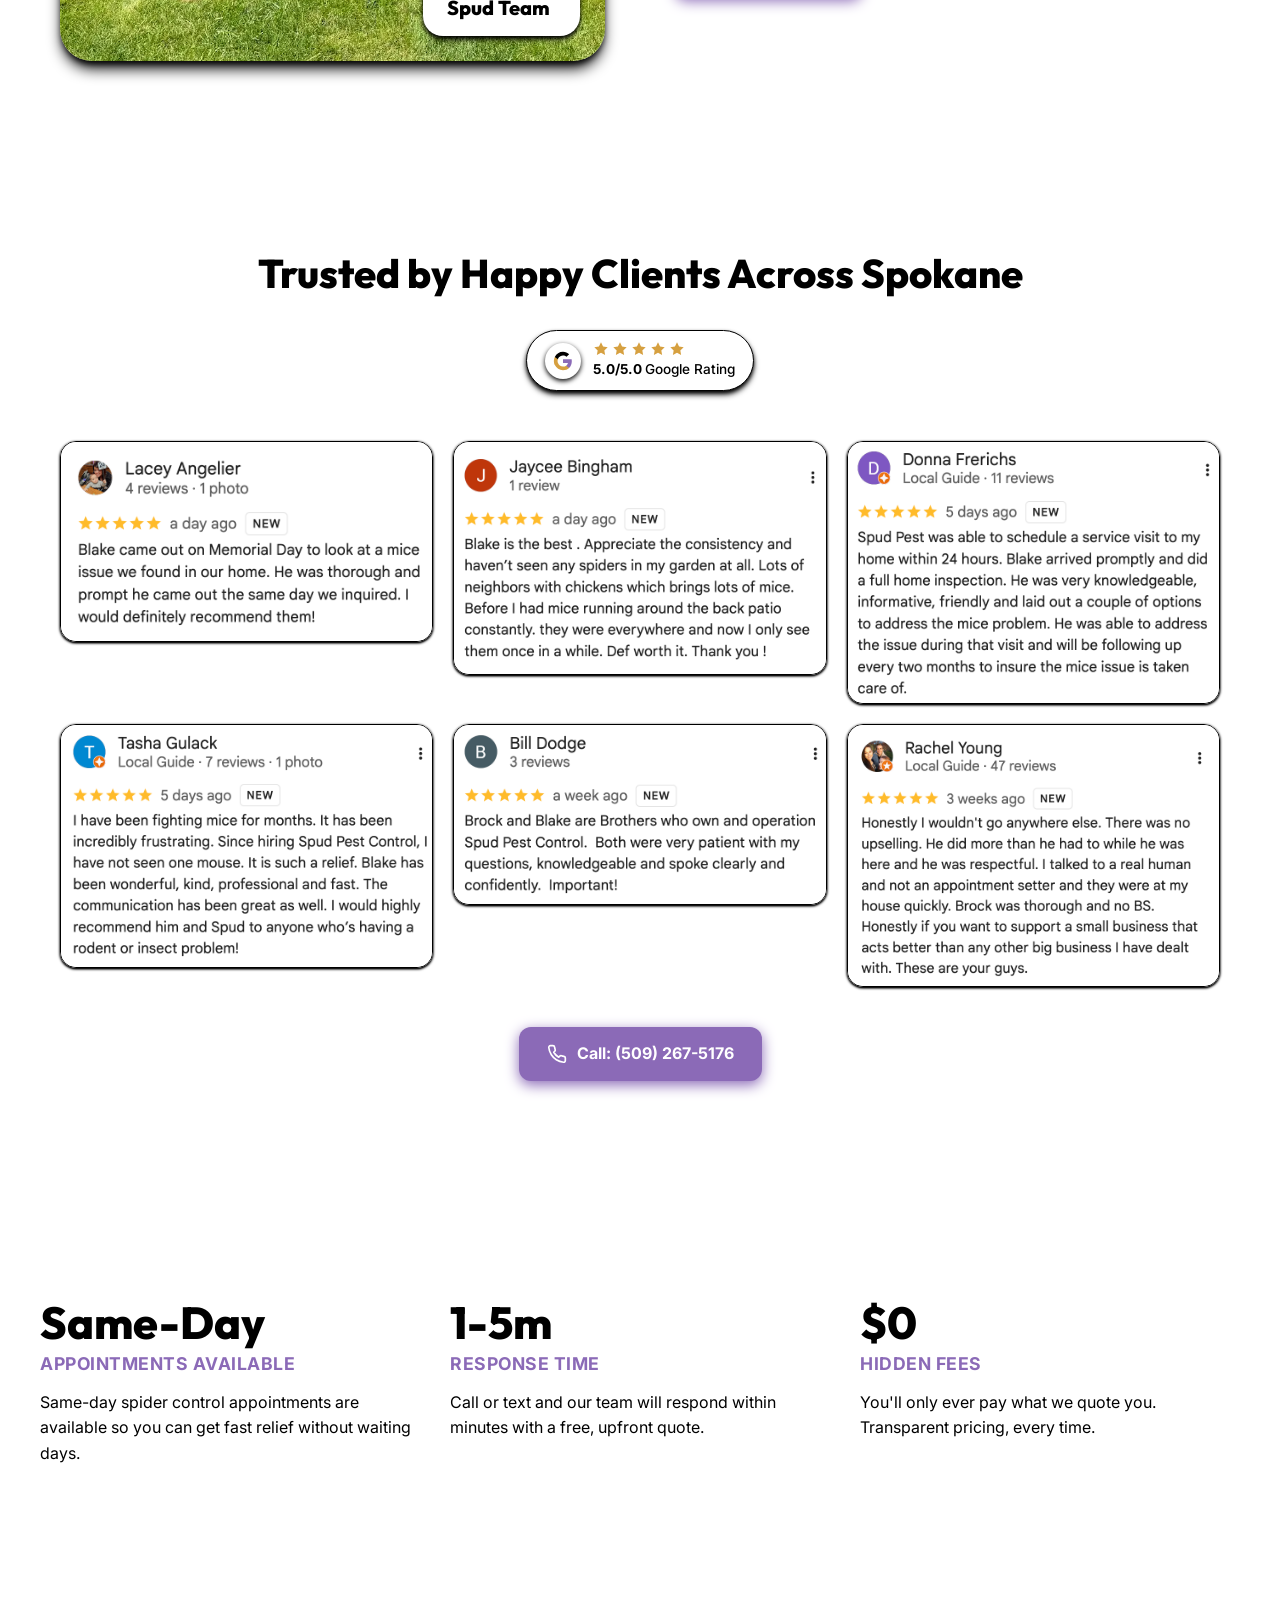
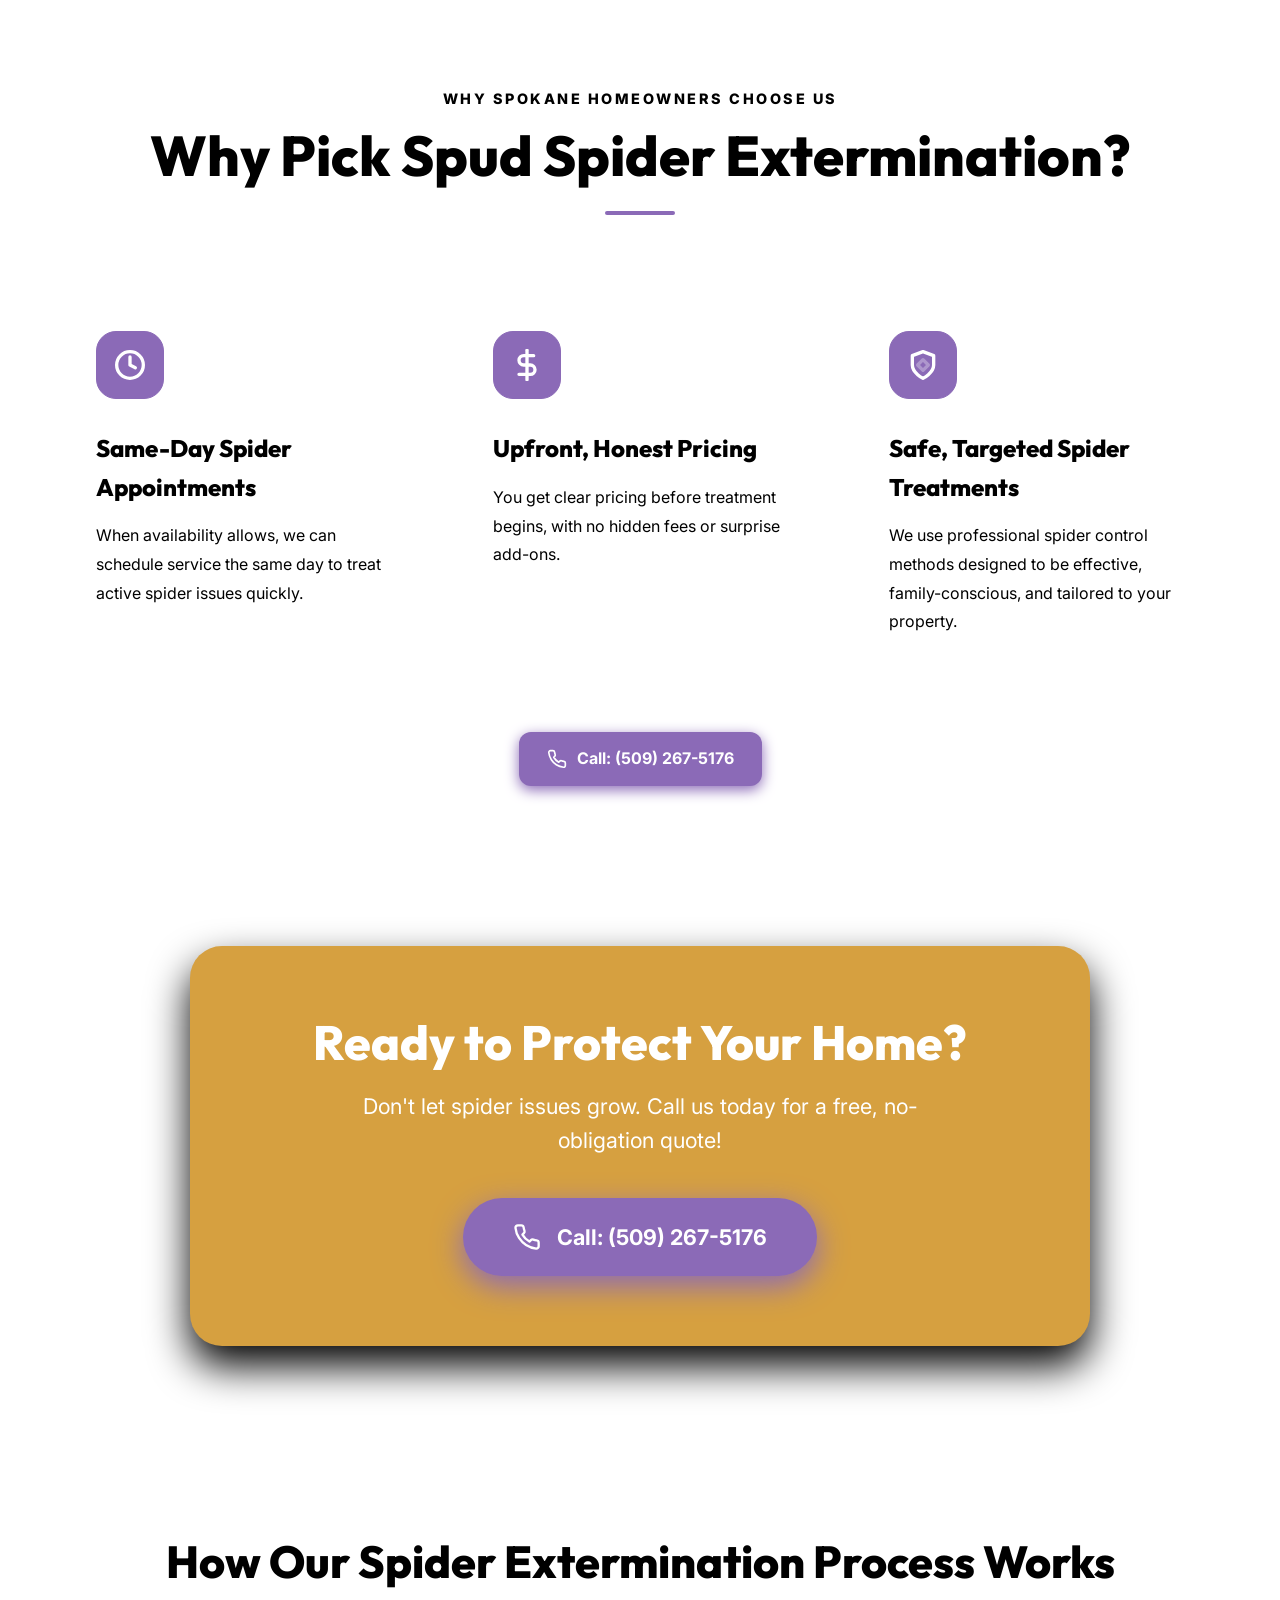
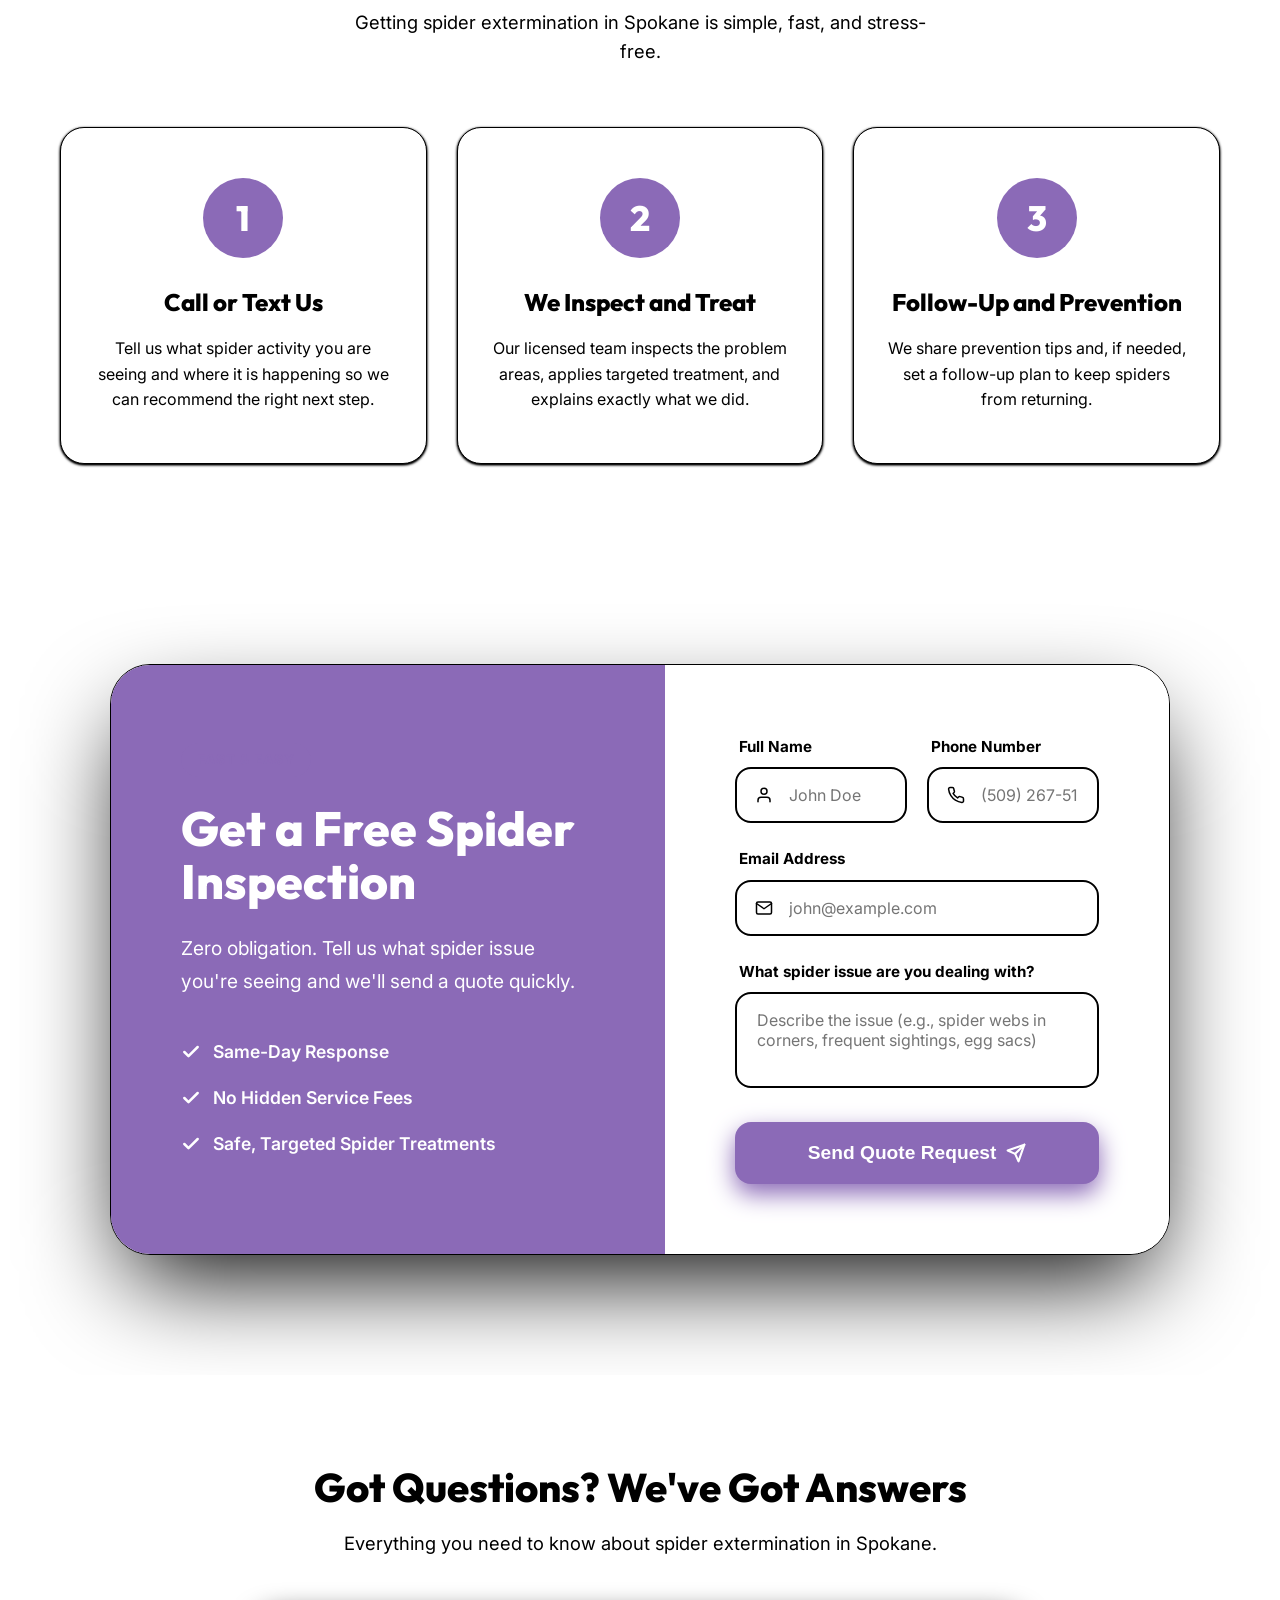
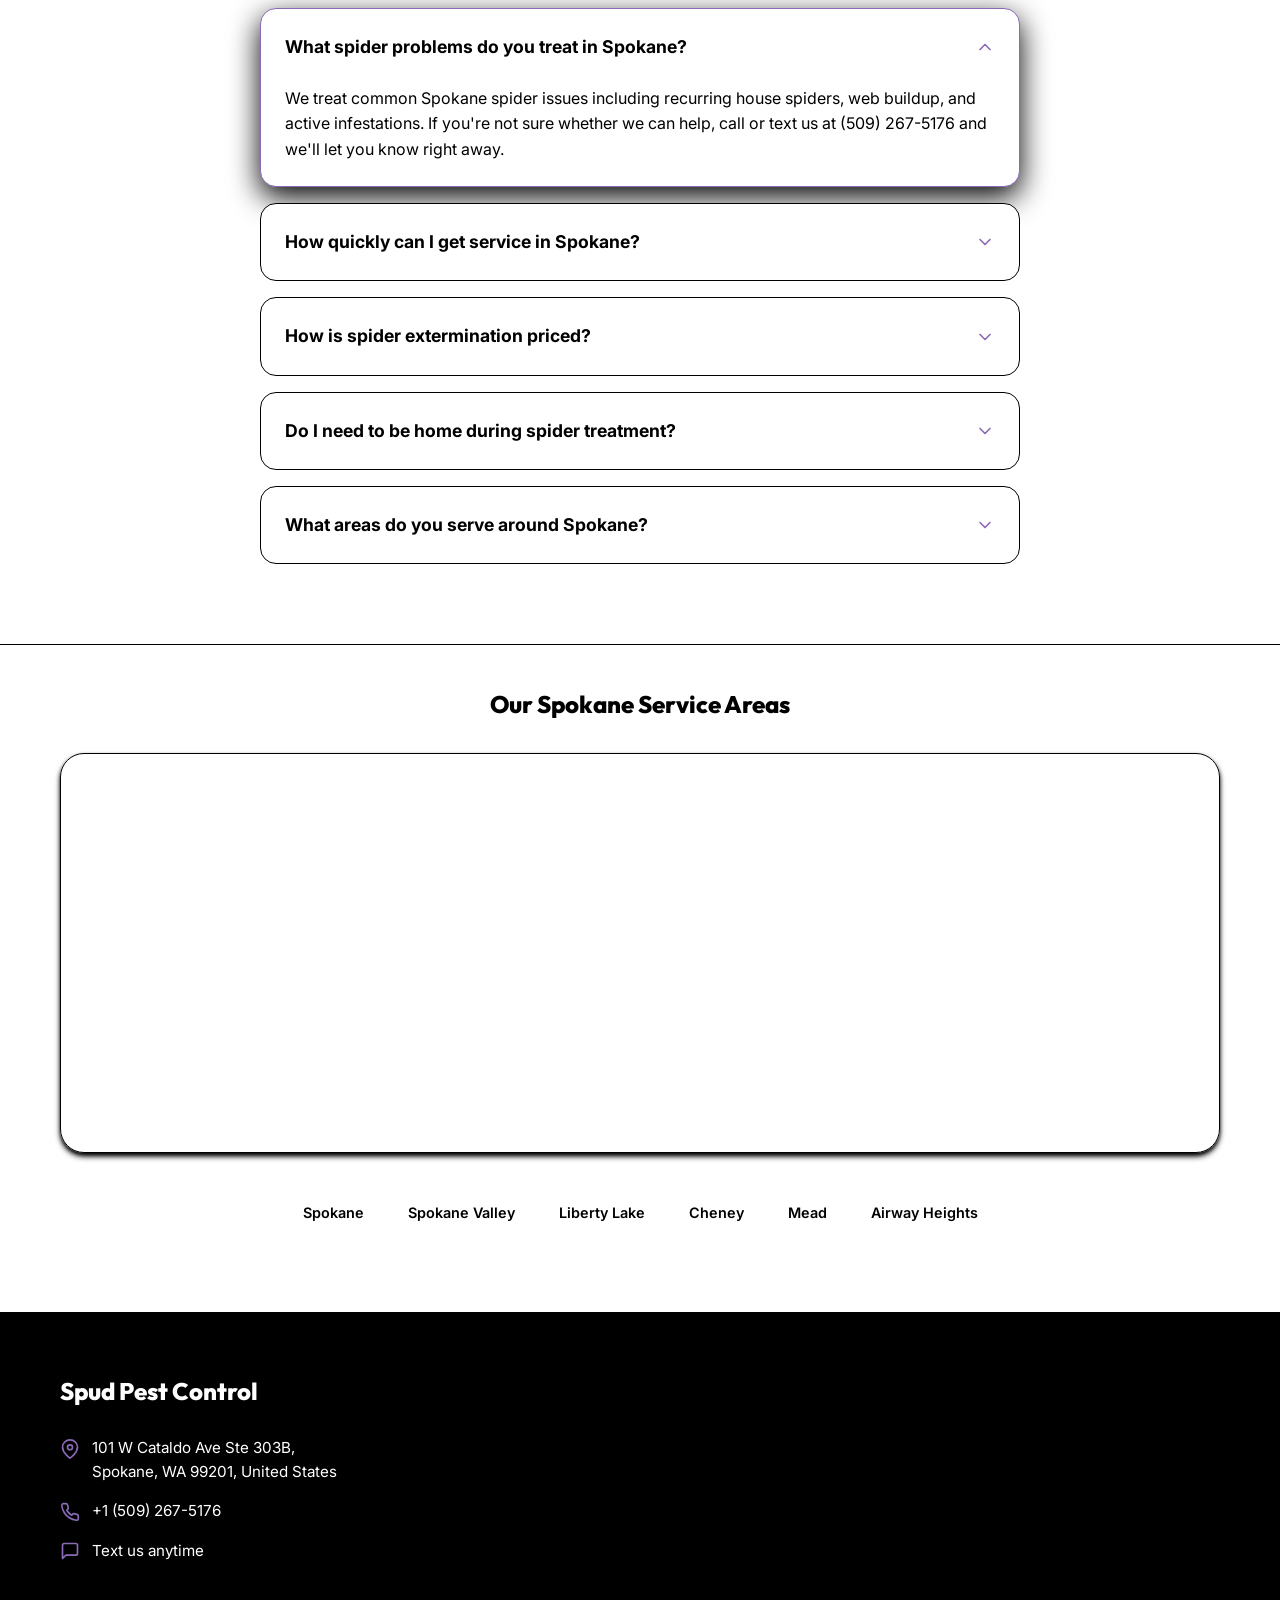
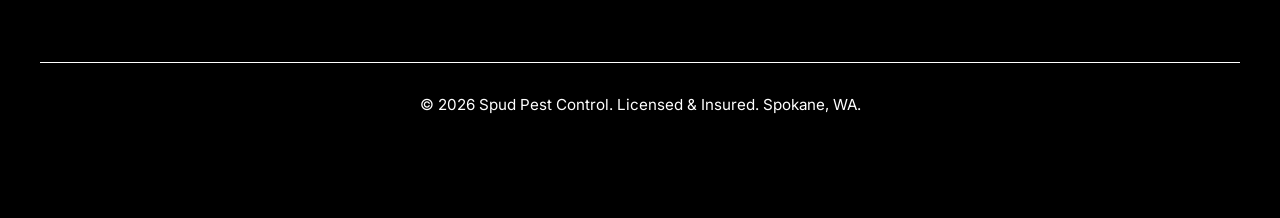
<file: spider-exterminator/index.html>
<!DOCTYPE html>
<html lang="en">

<head>
    <base href="/">
    <!-- Google tag (gtag.js) -->
    <script async src="https://www.googletagmanager.com/gtag/js?id=AW-16886402558"></script>
    <script>
      window.dataLayer = window.dataLayer || [];
      function gtag(){dataLayer.push(arguments);}
      gtag('js', new Date());

      gtag('config', 'AW-16886402558');
    </script>
    <script>
      gtag('config', 'AW-16886402558/s3vmCMK--7QcEP6biPQ-', {
        'phone_conversion_number': '(509) 267-5176'
      });
    </script>
    <meta charset="UTF-8">
    <!-- Google Tag Manager -->
    <script>(function(w,d,s,l,i){w[l]=w[l]||[];w[l].push({'gtm.start':
new Date().getTime(),event:'gtm.js'});var f=d.getElementsByTagName(s)[0],
j=d.createElement(s),dl=l!='dataLayer'?'&l='+l:'';j.async=true;j.src=
'https://www.googletagmanager.com/gtm.js?id='+i+dl;f.parentNode.insertBefore(j,f);
})(window,document,'script','dataLayer','GTM-WMSQX9ML');</script>
    <!-- End Google Tag Manager -->
    <meta name="viewport" content="width=device-width, initial-scale=1.0">
    <title>Spider Exterminator Spokane - Same-Day Spider Control - Spud Pest Control</title>
    <meta name="description"
        content="Spokane's top-rated spider extermination service. Spud Pest Control offers same-day spider control appointments, upfront pricing, and targeted treatment plans across Spokane County. Call or text (509) 267-5176 today!">
    <link rel="stylesheet" href="style.css">
    <link rel="preconnect" href="https://fonts.googleapis.com">
    <link rel="preconnect" href="https://fonts.gstatic.com" crossorigin>
    <link
        href="https://fonts.googleapis.com/css2?family=Inter:wght@400;500;600;700;800&family=Outfit:wght@400;600;700;800&display=swap"
        rel="stylesheet">
    <script type="application/ld+json">
    {
      "@context": "https://schema.org",
      "@type": "LocalBusiness",
      "name": "Spud Pest Control",
      "image": "placeholder.svg",
      "@id": "",
      "url": "https://example.com",
      "telephone": "+15092675176",
      "priceRange": "$$",
      "address": {
        "@type": "PostalAddress",
        "streetAddress": "Spokane Service Area",
        "addressLocality": "Spokane",
        "addressRegion": "WA",
        "postalCode": "99201",
        "addressCountry": "US"
      },
      "geo": {
        "@type": "GeoCoordinates",
        "latitude": 47.6588,
        "longitude": -117.4260
      },
      "openingHoursSpecification": {
        "@type": "OpeningHoursSpecification",
        "dayOfWeek": [
          "Monday",
          "Tuesday",
          "Wednesday",
          "Thursday",
          "Friday",
          "Saturday",
          "Sunday"
        ],
        "opens": "07:00",
        "closes": "21:00"
      },
      "sameAs": []
    }
    </script>
</head>

<body>
<!-- Sticky Header -->
    <header class="sticky-header">
        <div class="container header-content">
            <div class="logo">
                <img src="spudpest.png" alt="Spud Pest Control Logo" class="logo-img">
            </div>
            <div class="header-right">
                <div class="status-badge">
                    <span class="pulse-dot"></span>
                    Available Now
                </div>
                <a href="tel:5092675176" class="phone-link" id="header-call-link" onclick="gtag('event', 'conversion', {'send_to': 'AW-16886402558/s3vmCMK--7QcEP6biPQ-'});">
                    <svg class="phone-icon" viewBox="0 0 24 24" fill="none" stroke="currentColor" stroke-width="2"
                        stroke-linecap="round" stroke-linejoin="round">
                        <path
                            d="M22 16.92v3a2 2 0 0 1-2.18 2 19.79 19.79 0 0 1-8.63-3.07 19.5 19.5 0 0 1-6-6 19.79 19.79 0 0 1-3.07-8.67A2 2 0 0 1 4.11 2h3a2 2 0 0 1 2 1.72 12.84 12.84 0 0 0 .7 2.81 2 2 0 0 1-.45 2.11L8.09 9.91a16 16 0 0 0 6 6l1.27-1.27a2 2 0 0 1 2.11-.45 12.84 12.84 0 0 0 2.81.7A2 2 0 0 1 22 16.92z">
                        </path>
                    </svg>
                    (509) 267-5176
                </a>
            </div>
        </div>
    </header>

    <main>
        <!-- Hero Section -->
        <section class="hero-v2">
            <div class="hero-overlay"></div>
            <img src="spudpest9.webp" alt="Spud Pest Control service vehicle" class="hero-bg-img">
            <div class="container hero-container">
                <div class="hero-content">
                    <p style="color: var(--accent); font-weight: 800; font-size: 1.15rem; margin-bottom: 5px; text-transform: uppercase; letter-spacing: 1px;">Spokane's #1 Rated</p>
                    <h1 style="margin-top: 0;">Spider Exterminator <span class="highlight">Spokane</span></h1>
                    <ul class="hero-subtext" style="list-style: none; padding: 0; text-align: left;">
                        <li style="display: flex; align-items: center; gap: 10px; margin-bottom: 12px; text-align: left;">
                            <svg width="24" height="24" viewBox="0 0 24 24" fill="none" stroke="#ffffff" stroke-width="3" stroke-linecap="round" stroke-linejoin="round" style="flex-shrink: 0;"><polyline points="20 6 9 17 4 12"></polyline></svg>
                            Same-day spider extermination appointments available
                        </li>
                        <li style="display: flex; align-items: center; gap: 10px; margin-bottom: 12px; text-align: left;">
                            <svg width="24" height="24" viewBox="0 0 24 24" fill="none" stroke="#ffffff" stroke-width="3" stroke-linecap="round" stroke-linejoin="round" style="flex-shrink: 0;"><polyline points="20 6 9 17 4 12"></polyline></svg>
                            Upfront pricing — no hidden fees
                        </li>
                        <li style="display: flex; align-items: center; gap: 10px; text-align: left;">
                            <svg width="24" height="24" viewBox="0 0 24 24" fill="none" stroke="#ffffff" stroke-width="3" stroke-linecap="round" stroke-linejoin="round" style="flex-shrink: 0;"><polyline points="20 6 9 17 4 12"></polyline></svg>
                            Free spider inspections and plans starting from $59
                        </li>
                    </ul>

                    <!-- Dual CTA: Call + Text -->
                    <div class="hero-actions-container">
                        <a href="tel:5092675176" class="btn btn-primary btn-cta-main" id="hero-call-btn">
                            <svg class="phone-icon ring-animation" viewBox="0 0 24 24" fill="none" stroke="currentColor"
                                stroke-width="2" stroke-linecap="round" stroke-linejoin="round">
                                <path
                                    d="M22 16.92v3a2 2 0 0 1-2.18 2 19.79 19.79 0 0 1-8.63-3.07 19.5 19.5 0 0 1-6-6 19.79 19.79 0 0 1-3.07-8.67A2 2 0 0 1 4.11 2h3a2 2 0 0 1 2 1.72 12.84 12.84 0 0 0 .7 2.81 2 2 0 0 1-.45 2.11L8.09 9.91a16 16 0 0 0 6 6l1.27-1.27a2 2 0 0 1 2.11-.45 12.84 12.84 0 0 0 2.81.7A2 2 0 0 1 22 16.92z">
                                </path>
                            </svg>
                            Call (509) 267-5176
                        </a>
                    </div>

                    <div style="margin-top: 8px;">
                        <a href="https://maps.google.com/?q=Spokane,+WA" target="_blank" rel="noopener noreferrer" style="display: inline-flex; align-items: center; gap: 12px; background: #ffffff; padding: 10px 18px; border-radius: 50px; box-shadow: var(--shadow-md); border: 1px solid #000000; text-decoration: none; transition: transform 0.2s ease;">
                            <div style="width: 36px; height: 36px; background: #fff; border-radius: 50%; box-shadow: 0 2px 5px #000000; display: flex; align-items: center; justify-content: center; flex-shrink: 0;">
                                <svg width="20" height="20" viewBox="0 0 24 24">
                                  <path fill="#8b6ab7" d="M22.56 12.25c0-.78-.07-1.53-.2-2.25H12v4.26h5.92c-.26 1.37-1.04 2.53-2.21 3.31v2.77h3.57c2.08-1.92 3.28-4.74 3.28-8.09z"/>
                                  <path fill="#d6a040" d="M12 23c2.97 0 5.46-.98 7.28-2.66l-3.57-2.77c-.98.66-2.23 1.06-3.71 1.06-2.86 0-5.29-1.93-6.16-4.53H2.18v2.84C3.99 20.53 7.7 23 12 23z"/>
                                  <path fill="#d6a040" d="M5.84 14.09c-.22-.66-.35-1.36-.35-2.09s.13-1.43.35-2.09V7.07H2.18C1.43 8.55 1 10.22 1 12s.43 3.45 1.18 4.93l2.85-2.22.81-.62z"/>
                                  <path fill="#000000" d="M12 5.38c1.62 0 3.06.56 4.21 1.64l3.15-3.15C17.45 2.09 14.97 1 12 1 7.7 1 3.99 3.47 2.18 7.07l3.66 2.84c.87-2.6 3.3-4.53 6.16-4.53z"/>
                                </svg>
                            </div>
                            <div style="display: flex; flex-direction: column; align-items: flex-start; text-align: left;">
                                <div style="display: flex; gap: 3px; color: #d6a040;">
                                    <svg width="16" height="16" viewBox="0 0 24 24" fill="currentColor"><path d="M12 2L15.09 8.26L22 9.27L17 14.14L18.18 21.02L12 17.77L5.82 21.02L7 14.14L2 9.27L8.91 8.26L12 2Z"/></svg>
                                    <svg width="16" height="16" viewBox="0 0 24 24" fill="currentColor"><path d="M12 2L15.09 8.26L22 9.27L17 14.14L18.18 21.02L12 17.77L5.82 21.02L7 14.14L2 9.27L8.91 8.26L12 2Z"/></svg>
                                    <svg width="16" height="16" viewBox="0 0 24 24" fill="currentColor"><path d="M12 2L15.09 8.26L22 9.27L17 14.14L18.18 21.02L12 17.77L5.82 21.02L7 14.14L2 9.27L8.91 8.26L12 2Z"/></svg>
                                    <svg width="16" height="16" viewBox="0 0 24 24" fill="currentColor"><path d="M12 2L15.09 8.26L22 9.27L17 14.14L18.18 21.02L12 17.77L5.82 21.02L7 14.14L2 9.27L8.91 8.26L12 2Z"/></svg>
                                    <svg width="16" height="16" viewBox="0 0 24 24" fill="currentColor"><path d="M12 2L15.09 8.26L22 9.27L17 14.14L18.18 21.02L12 17.77L5.82 21.02L7 14.14L2 9.27L8.91 8.26L12 2Z"/></svg>
                                </div>
                                <span style="font-size: 0.85rem; font-weight: 700; color: var(--text-main); margin-top: 2px;">5.0/5.0 <span style="font-weight: 500; color: var(--text-light);">Google Rating</span></span>
                            </div>
                        </a>
                        
                        <!-- Desktop Hero Image Placeholder -->
                        <div class="desktop-hero-photo desktop-only">
                            <img src="spudpestguy.webp" alt="Spud Pest Control Team" class="desktop-hero-photo-img">
                        </div>

                        <!-- Mobile Truck Anim (Hero) -->
                        <div class="mobile-truck-anim-hero mobile-only truck-trigger">
                            <img src="spudpestguy.webp" alt="Spud Pest Control Truck" class="truck-img-hero">
                        </div>
                    </div>
                </div>
                <aside class="hero-form-panel desktop-only" aria-label="Get a free pest quote">
                    <div class="hero-form-card">
                        <p class="hero-form-kicker">Fast Response</p>
                        <h3>Get a Free Spider Extermination Quote Today</h3>
                        <p class="hero-form-copy">Tell us where you are seeing spider activity and our local Spokane team will follow up quickly.</p>
                        <form data-netlify="true" name="hero-pest-control-quote" class="hero-quick-form">
                            <input type="hidden" name="form-name" value="hero-pest-control-quote">
                            <label for="hero-name">Full Name</label>
                            <input type="text" id="hero-name" name="name" required placeholder="John Doe">

                            <label for="hero-phone">Phone Number</label>
                            <input type="tel" id="hero-phone" name="phone" required placeholder="(509) 267-5176">

                            <label for="hero-needs">Spider Problem</label>
                            <textarea id="hero-needs" name="needs" rows="3" required placeholder="Spider webs, active spider sightings, egg sacs, etc."></textarea>

                            <button type="submit" class="btn btn-primary hero-form-submit">Request My Quote</button>
                        </form>
                    </div>
                </aside>
                </div>
            </div>
        </section>

        <!-- Photo Gallery Section -->
        <section class="team-gallery" style="background: var(--white); padding: 70px 0;">
            <div class="container">
                <div class="section-header" style="margin-bottom: 40px;">
                    <h2>See Our Spokane Team in Action</h2>
                </div>
                <div class="team-grid">
                    <div class="team-item">
                        <img src="spudpest10.webp" alt="Spud Pest Control Spokane" style="position: absolute; top: 0; left: 0; width: 100%; height: 100%; object-fit: cover;">
                    </div>
                    <div class="team-item">
                        <img src="spudpest11.webp" alt="Spud Pest Control Spokane" style="position: absolute; top: 0; left: 0; width: 100%; height: 100%; object-fit: cover;">
                    </div>
                    <div class="team-item">
                        <img src="spudpest3.webp" alt="Spud Pest Control Spokane" style="position: absolute; top: 0; left: 0; width: 100%; height: 100%; object-fit: cover;">
                    </div>
                    <div class="team-item">
                        <img src="spudpest4.webp" alt="Spud Pest Control Spokane" style="position: absolute; top: 0; left: 0; width: 100%; height: 100%; object-fit: cover;">
                    </div>
                    <div class="team-item">
                        <img src="spudpest2.webp" alt="Spud Pest Control Spokane" style="position: absolute; top: 0; left: 0; width: 100%; height: 100%; object-fit: cover;">
                    </div>
                    <div class="team-item">
                        <img src="spudpest6.webp" alt="Spud Pest Control Spokane" style="position: absolute; top: 0; left: 0; width: 100%; height: 100%; object-fit: cover;">
                    </div>
                </div>
            </div>
        </section>
        
        <!-- Meet the Owner Section -->
        <section class="owner-intro">
            <div class="container split-50">
                <div class="owner-image-box">
                    <img src="spudpest12.webp" alt="Local owners of Spud Pest Control Spokane" class="owner-img">
                    <div class="owner-badge">
                        <span class="badge-title">Local Owners</span>
                        <span class="badge-name">Spud Team</span>
                    </div>
                </div>
                <div class="owner-text-box">
                    <p class="owner-subtitle">Owner-Operated & Local</p>
                    <h2 class="owner-title">Your Trusted Local Spider Extermination Team in <span class="highlight">Spokane</span></h2>
                    <div class="owner-blurb">
                        <p>Spud Pest Control was started by two brothers who wanted to bring honest, local service to Spokane.<br>We provide spider extermination for homes and businesses using safe, targeted treatment plans.<br>Our team shows up on time, explains every step clearly, and follows through until the issue is resolved.<br>If you are in Spokane or nearby areas, call or text us and we will get you scheduled fast.</p>
                    </div>
                    <div class="owner-cta">
                        <a href="tel:5092675176" class="btn btn-primary">Talk to Our Team</a>
                    </div>
                </div>
            </div>
        </section>

        <!-- Reviews Section -->
        <section id="reviews" class="reviews">
            <div class="container">
                <div class="section-header" style="display: flex; flex-direction: column; align-items: center;">
                    <h2>Trusted by Happy Clients Across Spokane</h2>
                    <a href="https://maps.google.com/?q=Spokane,+WA" target="_blank" rel="noopener noreferrer" style="display: inline-flex; align-items: center; gap: 12px; background: #ffffff; padding: 10px 18px; border-radius: 50px; box-shadow: var(--shadow-md); border: 1px solid #000000; margin-top: 15px; text-decoration: none;">
                        <div style="width: 36px; height: 36px; background: #fff; border-radius: 50%; box-shadow: 0 2px 5px #000000; display: flex; align-items: center; justify-content: center; flex-shrink: 0;">
                            <svg width="20" height="20" viewBox="0 0 24 24">
                              <path fill="#8b6ab7" d="M22.56 12.25c0-.78-.07-1.53-.2-2.25H12v4.26h5.92c-.26 1.37-1.04 2.53-2.21 3.31v2.77h3.57c2.08-1.92 3.28-4.74 3.28-8.09z"/>
                              <path fill="#d6a040" d="M12 23c2.97 0 5.46-.98 7.28-2.66l-3.57-2.77c-.98.66-2.23 1.06-3.71 1.06-2.86 0-5.29-1.93-6.16-4.53H2.18v2.84C3.99 20.53 7.7 23 12 23z"/>
                              <path fill="#d6a040" d="M5.84 14.09c-.22-.66-.35-1.36-.35-2.09s.13-1.43.35-2.09V7.07H2.18C1.43 8.55 1 10.22 1 12s.43 3.45 1.18 4.93l2.85-2.22.81-.62z"/>
                              <path fill="#000000" d="M12 5.38c1.62 0 3.06.56 4.21 1.64l3.15-3.15C17.45 2.09 14.97 1 12 1 7.7 1 3.99 3.47 2.18 7.07l3.66 2.84c.87-2.6 3.3-4.53 6.16-4.53z"/>
                            </svg>
                        </div>
                        <div style="display: flex; flex-direction: column; align-items: flex-start; text-align: left;">
                            <div style="display: flex; gap: 3px; color: #d6a040;">
                                <svg width="16" height="16" viewBox="0 0 24 24" fill="currentColor"><path d="M12 2L15.09 8.26L22 9.27L17 14.14L18.18 21.02L12 17.77L5.82 21.02L7 14.14L2 9.27L8.91 8.26L12 2Z"/></svg>
                                <svg width="16" height="16" viewBox="0 0 24 24" fill="currentColor"><path d="M12 2L15.09 8.26L22 9.27L17 14.14L18.18 21.02L12 17.77L5.82 21.02L7 14.14L2 9.27L8.91 8.26L12 2Z"/></svg>
                                <svg width="16" height="16" viewBox="0 0 24 24" fill="currentColor"><path d="M12 2L15.09 8.26L22 9.27L17 14.14L18.18 21.02L12 17.77L5.82 21.02L7 14.14L2 9.27L8.91 8.26L12 2Z"/></svg>
                                <svg width="16" height="16" viewBox="0 0 24 24" fill="currentColor"><path d="M12 2L15.09 8.26L22 9.27L17 14.14L18.18 21.02L12 17.77L5.82 21.02L7 14.14L2 9.27L8.91 8.26L12 2Z"/></svg>
                                <svg width="16" height="16" viewBox="0 0 24 24" fill="currentColor"><path d="M12 2L15.09 8.26L22 9.27L17 14.14L18.18 21.02L12 17.77L5.82 21.02L7 14.14L2 9.27L8.91 8.26L12 2Z"/></svg>
                            </div>
                            <span style="font-size: 0.85rem; font-weight: 700; color: var(--text-main); margin-top: 2px;">5.0/5.0 <span style="font-weight: 500; color: var(--text-light);">Google Rating</span></span>
                        </div>
                    </a>
                </div>

                <!-- Review Images Grid -->
                <div class="reviews-grid-v2">
                    <a href="https://maps.google.com/?q=Spokane,+WA" target="_blank" rel="noopener noreferrer">
                        <img src="review-spud-1.png" alt="Spud Pest Control Google Review" class="review-img-v2">
                    </a>
                    <a href="https://maps.google.com/?q=Spokane,+WA" target="_blank" rel="noopener noreferrer">
                        <img src="review-spud-2.png" alt="Spud Pest Control Google Review" class="review-img-v2">
                    </a>
                    <a href="https://maps.google.com/?q=Spokane,+WA" target="_blank" rel="noopener noreferrer">
                        <img src="review-spud-3.png" alt="Spud Pest Control Google Review" class="review-img-v2">
                    </a>
                    <a href="https://maps.google.com/?q=Spokane,+WA" target="_blank" rel="noopener noreferrer">
                        <img src="review-spud-4.png" alt="Spud Pest Control Google Review" class="review-img-v2">
                    </a>
                    <a href="https://maps.google.com/?q=Spokane,+WA" target="_blank" rel="noopener noreferrer">
                        <img src="review-spud-5.png" alt="Spud Pest Control Google Review" class="review-img-v2">
                    </a>
                    <a href="https://maps.google.com/?q=Spokane,+WA" target="_blank" rel="noopener noreferrer">
                        <img src="review-spud-6.png" alt="Spud Pest Control Google Review" class="review-img-v2">
                    </a>
                </div>



                <!-- Reviews CTA -->
                <div style="display: flex; flex-wrap: wrap; justify-content: center; gap: 14px; margin-top: 40px; margin-bottom: 20px;">
                    <a href="tel:5092675176" class="btn btn-primary" id="reviews-call-btn">
                        <svg class="phone-icon ring-animation" viewBox="0 0 24 24" fill="none" stroke="currentColor"
                            stroke-width="2" stroke-linecap="round" stroke-linejoin="round">
                            <path
                                d="M22 16.92v3a2 2 0 0 1-2.18 2 19.79 19.79 0 0 1-8.63-3.07 19.5 19.5 0 0 1-6-6 19.79 19.79 0 0 1-3.07-8.67A2 2 0 0 1 4.11 2h3a2 2 0 0 1 2 1.72 12.84 12.84 0 0 0 .7 2.81 2 2 0 0 1-.45 2.11L8.09 9.91a16 16 0 0 0 6 6l1.27-1.27a2 2 0 0 1 2.11-.45 12.84 12.84 0 0 0 2.81.7A2 2 0 0 1 22 16.92z">
                            </path>
                        </svg>
                        Call: (509) 267-5176
                    </a>
                </div>
            </div>
        </section>

        <!-- Stats Section -->
        <section class="stats">
            <div class="container stats-row-v2">
                <div class="stat-item-v2">
                    <div class="stat-main">
                        <div class="stat-value">Same-Day</div>
                        <div class="stat-label">Appointments Available</div>
                    </div>
                    <p class="stat-desc">Same-day spider control appointments are available so you can get fast relief without waiting days.</p>
                </div>
                <div class="stat-item-v2">
                    <div class="stat-main">
                        <div class="stat-value">1-5m</div>
                        <div class="stat-label">Response Time</div>
                    </div>
                    <p class="stat-desc">Call or text and our team will respond within minutes with a free, upfront quote.</p>
                </div>
                <div class="stat-item-v2">
                    <div class="stat-main">
                        <div class="stat-value">$0</div>
                        <div class="stat-label">Hidden Fees</div>
                    </div>
                    <p class="stat-desc">You'll only ever pay what we quote you. Transparent pricing, every time.</p>
                </div>
            </div>
        </section>

        <!-- Why Pick Spud Pest Control Section -->
        <section class="why-pick-v3">
            <!-- Decorative animated blobs -->
            <div class="blob-1"></div>
            <div class="blob-2"></div>

            <div class="container" style="position: relative; z-index: 2;">
                <!-- Header -->
                <div class="section-header-v3">
                    <p class="subtitle-v3">Why Spokane Homeowners Choose Us</p>
                    <h2 class="title-v3">Why Pick <span class="highlight-v3">Spud Spider Extermination</span>?</h2>
                    <div class="divider-v3"></div>
                </div>

                <!-- 4-Widget Grid -->
                <div class="feature-grid-v3">

                    <!-- Card 1: Same-Day -->
                    <div class="feature-card-v3 reveal">
                        <div class="icon-box-v3">
                            <svg width="32" height="32" viewBox="0 0 24 24" fill="none" stroke="#ffffff" stroke-width="2.5" stroke-linecap="round" stroke-linejoin="round">
                                <circle cx="12" cy="12" r="10"/><polyline points="12 6 12 12 16 14"/>
                            </svg>
                        </div>
                        <h3 class="card-title-v3">Same-Day Spider Appointments</h3>
                        <p class="card-text-v3">When availability allows, we can schedule service the same day to treat active spider issues quickly.</p>

                    </div>

                    <!-- Card 2: Pricing -->
                    <div class="feature-card-v3 reveal" style="transition-delay: 0.1s;">
                        <div class="icon-box-v3">
                            <svg width="32" height="32" viewBox="0 0 24 24" fill="none" stroke="#ffffff" stroke-width="2.5" stroke-linecap="round" stroke-linejoin="round">
                                <line x1="12" y1="1" x2="12" y2="23"/><path d="M17 5H9.5a3.5 3.5 0 0 0 0 7h5a3.5 3.5 0 0 1 0 7H6"/>
                            </svg>
                        </div>
                        <h3 class="card-title-v3">Upfront, Honest Pricing</h3>
                        <p class="card-text-v3">You get clear pricing before treatment begins, with no hidden fees or surprise add-ons.</p>

                    </div>

                    <!-- Card 3: Eco -->
                    <div class="feature-card-v3 reveal" style="transition-delay: 0.2s;">
                        <div class="icon-box-v3">
                            <svg width="32" height="32" viewBox="0 0 24 24" fill="none" stroke="#ffffff" stroke-width="2.5" stroke-linecap="round" stroke-linejoin="round">
                                <path d="M12 22s8-4 8-10V5l-8-3-8 3v7c0 6 8 10 8 10z"/>
                                <path d="M12 8l-4 4 4 4 4-4-4-4z" opacity="0.3"/>
                            </svg>
                        </div>
                        <h3 class="card-title-v3">Safe, Targeted Spider Treatments</h3>
                        <p class="card-text-v3">We use professional spider control methods designed to be effective, family-conscious, and tailored to your property.</p>

                    </div>

                </div>

                <!-- Why Pick CTA -->
                <div style="display: flex; flex-wrap: wrap; justify-content: center; gap: 14px; margin-top: 50px;">
                    <a href="tel:5092675176" class="btn btn-primary" id="why-pick-call-btn">
                        <svg class="phone-icon ring-animation" viewBox="0 0 24 24" fill="none" stroke="currentColor"
                            stroke-width="2" stroke-linecap="round" stroke-linejoin="round">
                            <path
                                d="M22 16.92v3a2 2 0 0 1-2.18 2 19.79 19.79 0 0 1-8.63-3.07 19.5 19.5 0 0 1-6-6 19.79 19.79 0 0 1-3.07-8.67A2 2 0 0 1 4.11 2h3a2 2 0 0 1 2 1.72 12.84 12.84 0 0 0 .7 2.81 2 2 0 0 1-.45 2.11L8.09 9.91a16 16 0 0 0 6 6l1.27-1.27a2 2 0 0 1 2.11-.45 12.84 12.84 0 0 0 2.81.7A2 2 0 0 1 22 16.92z">
                            </path>
                        </svg>
                        Call: (509) 267-5176
                    </a>
                </div>
            </div>
        </section>

        <!-- Final CTA -->

        <section class="final-cta" style="padding: 60px 20px 100px;">
            <div class="container" style="background: #d6a040; border-radius: 32px; padding: 70px 30px; text-align: center; box-shadow: 0 20px 40px #000000; position: relative; overflow: hidden; max-width: 900px; margin: 0 auto;">
                
                <h2 style="color: var(--white); position: relative; z-index: 2; line-height: 1.1;">Ready to Protect Your Home?</h2>
                <p style="color: #ffffff; position: relative; z-index: 2; max-width: 600px; margin: 0 auto 40px auto; font-size: 1.35rem;">Don't let spider issues grow. Call us today for a free, no-obligation quote!</p>
                
                <div style="position: relative; z-index: 2; display: flex; flex-wrap: wrap; align-items: center; justify-content: center; gap: 16px;">
                    <a href="tel:5092675176" class="btn btn-primary btn-large" id="final-call-btn" style="padding: 22px 50px; border-radius: 50px; display: inline-flex; align-items: center; gap: 16px; box-shadow: 0 10px 30px #8b6ab7; font-size: 1.35rem;">
                        <svg class="phone-icon ring-animation" viewBox="0 0 24 24" fill="none" stroke="currentColor"
                            stroke-width="2" stroke-linecap="round" stroke-linejoin="round" style="width: 28px; height: 28px;">
                            <path
                                d="M22 16.92v3a2 2 0 0 1-2.18 2 19.79 19.79 0 0 1-8.63-3.07 19.5 19.5 0 0 1-6-6 19.79 19.79 0 0 1-3.07-8.67A2 2 0 0 1 4.11 2h3a2 2 0 0 1 2 1.72 12.84 12.84 0 0 0 .7 2.81 2 2 0 0 1-.45 2.11L8.09 9.91a16 16 0 0 0 6 6l1.27-1.27a2 2 0 0 1 2.11-.45 12.84 12.84 0 0 0 2.81.7A2 2 0 0 1 22 16.92z">
                            </path>
                        </svg>
                        Call: (509) 267-5176
                    </a>
                    </div>
                </div>
            </div>
        </section>

        <!-- Our Process Section -->
        <section class="process" style="padding: 80px 0; background: var(--bg-light);">
            <div class="container">
                <div class="section-header" style="text-align: center; margin-bottom: 60px;">
                    <h2 style="font-size: 2.8rem; color: var(--primary);">How Our Spider Extermination Process Works</h2>
                    <p style="color: var(--text-light); font-size: 1.15rem; max-width: 600px; margin: 10px auto 0;">Getting spider extermination in Spokane is simple, fast, and stress-free.</p>
                </div>
                
                <div style="display: grid; grid-template-columns: repeat(auto-fit, minmax(300px, 1fr)); gap: 30px; position: relative;">
                    <!-- Process Step 1 -->
                    <div style="background: var(--white); padding: 50px 30px; border-radius: 24px; text-align: center; box-shadow: var(--shadow-sm); border: 1px solid #000000; transition: transform 0.3s ease;">
                        <div style="width: 80px; height: 80px; background: #8b6ab7; color: #ffffff; border-radius: 50%; display: flex; align-items: center; justify-content: center; font-size: 2.2rem; margin: 0 auto 25px; font-weight: 800; font-family: 'Outfit', sans-serif;">1</div>
                        <h3 style="font-size: 1.5rem; margin-bottom: 15px; color: var(--primary);">Call or Text Us</h3>
                        <p style="color: var(--text-light); line-height: 1.6;">Tell us what spider activity you are seeing and where it is happening so we can recommend the right next step.</p>
                    </div>
                    
                    <!-- Process Step 2 -->
                    <div style="background: var(--white); padding: 50px 30px; border-radius: 24px; text-align: center; box-shadow: var(--shadow-sm); border: 1px solid #000000; transition: transform 0.3s ease;">
                        <div style="width: 80px; height: 80px; background: #8b6ab7; color: #ffffff; border-radius: 50%; display: flex; align-items: center; justify-content: center; font-size: 2.2rem; margin: 0 auto 25px; font-weight: 800; font-family: 'Outfit', sans-serif;">2</div>
                        <h3 style="font-size: 1.5rem; margin-bottom: 15px; color: var(--primary);">We Inspect and Treat</h3>
                        <p style="color: var(--text-light); line-height: 1.6;">Our licensed team inspects the problem areas, applies targeted treatment, and explains exactly what we did.</p>
                    </div>
                    
                    <!-- Process Step 3 -->
                    <div style="background: var(--white); padding: 50px 30px; border-radius: 24px; text-align: center; box-shadow: var(--shadow-sm); border: 1px solid #000000; transition: transform 0.3s ease;">
                        <div style="width: 80px; height: 80px; background: #8b6ab7; color: #ffffff; border-radius: 50%; display: flex; align-items: center; justify-content: center; font-size: 2.2rem; margin: 0 auto 25px; font-weight: 800; font-family: 'Outfit', sans-serif;">3</div>
                        <h3 style="font-size: 1.5rem; margin-bottom: 15px; color: var(--primary);">Follow-Up and Prevention</h3>
                        <p style="color: var(--text-light); line-height: 1.6;">We share prevention tips and, if needed, set a follow-up plan to keep spiders from returning.</p>
                    </div>
                </div>
            </div>
        </section>

        <!-- Quote Form Section -->
        <section id="quote-form" class="quote-form-section-v2">
            <div class="container container-medium">
                <div class="form-wrapper-v2">
                    <div class="form-grid-v2">
                        <!-- Form Content -->
                        <div class="form-content-v2">
                            <span class="form-tag">Fast & Easy</span>
                            <h2 class="form-title">Get a Free <span class="highlight">Spider Inspection</span></h2>
                            <p class="form-description">Zero obligation. Tell us what spider issue you're seeing and we'll send a quote quickly.</p>
                            
                            <ul class="form-perks">
                                <li>
                                    <svg width="20" height="20" viewBox="0 0 24 24" fill="none" stroke="#ffffff" stroke-width="3" stroke-linecap="round" stroke-linejoin="round"><polyline points="20 6 9 17 4 12"></polyline></svg>
                                    Same-Day Response
                                </li>
                                <li>
                                    <svg width="20" height="20" viewBox="0 0 24 24" fill="none" stroke="#ffffff" stroke-width="3" stroke-linecap="round" stroke-linejoin="round"><polyline points="20 6 9 17 4 12"></polyline></svg>
                                    No Hidden Service Fees
                                </li>
                                <li>
                                    <svg width="20" height="20" viewBox="0 0 24 24" fill="none" stroke="#ffffff" stroke-width="3" stroke-linecap="round" stroke-linejoin="round"><polyline points="20 6 9 17 4 12"></polyline></svg>
                                    Safe, Targeted Spider Treatments
                                </li>
                            </ul>
                        </div>

                        <!-- Actual Form -->
                        <div class="form-container-v2">
                            <form id="lead-form" data-netlify="true" name="pest-control-quote" class="premium-form">
                                <input type="hidden" name="form-name" value="pest-control-quote">
                                <div class="input-row">
                                    <div class="input-field">
                                        <label for="name">Full Name</label>
                                        <div class="input-wrapper">
                                            <svg class="input-icon" width="18" height="18" viewBox="0 0 24 24" fill="none" stroke="currentColor" stroke-width="2" stroke-linecap="round" stroke-linejoin="round"><path d="M20 21v-2a4 4 0 0 0-4-4H8a4 4 0 0 0-4 4v2"></path><circle cx="12" cy="7" r="4"></circle></svg>
                                            <input type="text" id="name" name="name" required placeholder="John Doe">
                                        </div>
                                    </div>
                                    <div class="input-field">
                                        <label for="phone">Phone Number</label>
                                        <div class="input-wrapper">
                                            <svg class="input-icon" width="18" height="18" viewBox="0 0 24 24" fill="none" stroke="currentColor" stroke-width="2" stroke-linecap="round" stroke-linejoin="round"><path d="M22 16.92v3a2 2 0 0 1-2.18 2 19.79 19.79 0 0 1-8.63-3.07 19.5 19.5 0 0 1-6-6 19.79 19.79 0 0 1-3.07-8.67A2 2 0 0 1 4.11 2h3a2 2 0 0 1 2 1.72 12.84 12.84 0 0 0 .7 2.81 2 2 0 0 1-.45 2.11L8.09 9.91a16 16 0 0 0 6 6l1.27-1.27a2 2 0 0 1 2.11-.45 12.84 12.84 0 0 0 2.81.7A2 2 0 0 1 22 16.92z"></path></svg>
                                            <input type="tel" id="phone" name="phone" required placeholder="(509) 267-5176">
                                        </div>
                                    </div>
                                </div>
                                <div class="input-field">
                                    <label for="email">Email Address</label>
                                    <div class="input-wrapper">
                                        <svg class="input-icon" width="18" height="18" viewBox="0 0 24 24" fill="none" stroke="currentColor" stroke-width="2" stroke-linecap="round" stroke-linejoin="round"><path d="M4 4h16c1.1 0 2 .9 2 2v12c0 1.1-.9 2-2 2H4c-1.1 0-2-.9-2-2V6c0-1.1.9-2 2-2z"></path><polyline points="22,6 12,13 2,6"></polyline></svg>
                                        <input type="email" id="email" name="email" required placeholder="john@example.com">
                                    </div>
                                </div>
                                <div class="input-field">
                                    <label for="needs">What spider issue are you dealing with?</label>
                                    <div class="input-wrapper">
                                        <textarea id="needs" name="needs" rows="3" required placeholder="Describe the issue (e.g., spider webs in corners, frequent sightings, egg sacs)"></textarea>
                                    </div>
                                </div>
                                <button type="submit" class="btn btn-primary submit-btn-v2">
                                    <span>Send Quote Request</span>
                                    <svg width="20" height="20" viewBox="0 0 24 24" fill="none" stroke="currentColor" stroke-width="2.5" stroke-linecap="round" stroke-linejoin="round"><line x1="22" y1="2" x2="11" y2="13"></line><polygon points="22 2 15 22 11 13 2 9 22 2"></polygon></svg>
                                </button>
                            </form>
                        </div>
                    </div>
                </div>
            </div>
        </section>

        <!-- Success Modal -->
        <div id="success-modal" class="modal">
            <div class="modal-content">
                <div class="modal-header">
                    <span class="close-modal">&times;</span>
                </div>
                <div class="modal-body" style="text-align: center; padding: 20px 10px 40px;">
                    <div class="success-icon">✓</div>
                    <h3 style="font-size: 2rem; color: var(--primary); margin-bottom: 15px;">Request Received!</h3>
                    <p style="font-size: 1.15rem; color: var(--text-light); line-height: 1.6; max-width: 430px; margin: 0 auto 30px;">Thanks for filling out the form. Someone will get back to you in the next few minutes.</p>
                    <button class="btn btn-primary close-modal-btn" style="width: 100%; border-radius: 50px; padding: 15px;">Awesome, Got it</button>
                </div>
            </div>
        </div>

        <!-- FAQ Section -->
        <section class="faq-section" style="padding: 80px 0; background: var(--white);">
            <div class="container" style="max-width: 800px;">
                <div class="section-header" style="text-align: center; margin-bottom: 50px;">
                    <h2 style="font-size: 2.5rem; color: var(--primary);">Got Questions? We've Got Answers</h2>
                    <p style="color: var(--text-light); font-size: 1.15rem; margin-top: 10px;">Everything you need to know about spider extermination in Spokane.</p>
                </div>
                
                <div class="faq-accordion">
                    <!-- FAQ 1 -->
                    <details class="faq-item" name="faq" open>
                        <summary class="faq-question">
                            What spider problems do you treat in Spokane?
                            <svg class="faq-icon" viewBox="0 0 24 24" fill="none" stroke="currentColor" stroke-width="2" stroke-linecap="round" stroke-linejoin="round"><polyline points="6 9 12 15 18 9"></polyline></svg>
                        </summary>
                        <div class="faq-answer">
                            <p>We treat common Spokane spider issues including recurring house spiders, web buildup, and active infestations. If you're not sure whether we can help, call or text us at (509) 267-5176 and we'll let you know right away.</p>
                        </div>
                    </details>
                    
                    <!-- FAQ 2 -->
                    <details class="faq-item" name="faq">
                        <summary class="faq-question">
                            How quickly can I get service in Spokane?
                            <svg class="faq-icon" viewBox="0 0 24 24" fill="none" stroke="currentColor" stroke-width="2" stroke-linecap="round" stroke-linejoin="round"><polyline points="6 9 12 15 18 9"></polyline></svg>
                        </summary>
                        <div class="faq-answer">
                            <p>We often offer same-day or next-day scheduling across Spokane, depending on availability. We also provide planned service windows that fit your schedule.</p>
                        </div>
                    </details>
                    
                    <!-- FAQ 3 -->
                    <details class="faq-item" name="faq">
                        <summary class="faq-question">
                            How is spider extermination priced?
                            <svg class="faq-icon" viewBox="0 0 24 24" fill="none" stroke="currentColor" stroke-width="2" stroke-linecap="round" stroke-linejoin="round"><polyline points="6 9 12 15 18 9"></polyline></svg>
                        </summary>
                        <div class="faq-answer">
                            <p>Our pricing is based on property size, spider activity level, and treatment scope. We provide a free, upfront quote before any work begins — so you'll always know exactly what you're paying. No hidden fees, no surprises.</p>
                        </div>
                    </details>
                    
                    <!-- FAQ 4 -->
                    <details class="faq-item" name="faq">
                        <summary class="faq-question">
                            Do I need to be home during spider treatment?
                            <svg class="faq-icon" viewBox="0 0 24 24" fill="none" stroke="currentColor" stroke-width="2" stroke-linecap="round" stroke-linejoin="round"><polyline points="6 9 12 15 18 9"></polyline></svg>
                        </summary>
                        <div class="faq-answer">
                            <p>Not necessarily. As long as you can show us where the pest activity is located and arrange access, we can handle the rest. Just let us know when you book and we'll work out the details with you.</p>
                        </div>
                    </details>
                    
                    <!-- FAQ 5 -->
                    <details class="faq-item" name="faq">
                        <summary class="faq-question">
                            What areas do you serve around Spokane?
                            <svg class="faq-icon" viewBox="0 0 24 24" fill="none" stroke="currentColor" stroke-width="2" stroke-linecap="round" stroke-linejoin="round"><polyline points="6 9 12 15 18 9"></polyline></svg>
                        </summary>
                        <div class="faq-answer">
                            <p>We focus on Spokane and surrounding areas. We've streamlined our service area to these locations to ensure the fastest response times and most competitive pricing for our customers. Not sure if we cover your area? Just text us and we'll confirm right away.</p>
                        </div>
                    </details>
                </div>
            </div>
        </section>

        <!-- Service Area Tags -->
        <section class="service-areas">
            <div class="container">
                <h3>Our Spokane Service Areas</h3>
                <div class="map-container">
                    <iframe src="https://www.google.com/maps/embed?pb=!1m18!1m12!1m3!1d2686.959494067047!2d-117.41516822317907!3d47.66578328388818!2m3!1f0!2f0!3f0!3m2!1i1024!2i768!4f13.1!3m3!1m2!1s0x549e19d2c53b49ab%3A0xf6325c50a02f5716!2sSpud%20Pest%20Control!5e0!3m2!1sen!2sua!4v1779880363913!5m2!1sen!2sua" width="400" height="300" style="border:0;" allowfullscreen="" loading="lazy" referrerpolicy="no-referrer-when-downgrade"></iframe>
                </div>
                <div class="tags">
                    <span class="tag">Spokane</span>
                    <span class="tag">Spokane Valley</span>
                    <span class="tag">Liberty Lake</span>
                    <span class="tag">Cheney</span>
                    <span class="tag">Mead</span>
                    <span class="tag">Airway Heights</span>
                </div>
            </div>
        </section>
    </main>

    <footer style="padding: 60px 0 100px; background: var(--primary); color: #ffffff; font-size: 0.95rem;">
        <div class="container" style="display: grid; grid-template-columns: repeat(auto-fit, minmax(300px, 1fr)); gap: 40px; margin-bottom: 40px; text-align: left;">
            
            <div class="footer-contact">
                <h3 style="color: var(--white); font-size: 1.5rem; margin-bottom: 25px;">Spud Pest Control</h3>
                <p style="margin-bottom: 15px; display: flex; align-items: flex-start; gap: 12px;">
                    <svg width="20" height="20" viewBox="0 0 24 24" fill="none" stroke="currentColor" stroke-width="2" stroke-linecap="round" stroke-linejoin="round" style="flex-shrink: 0; margin-top: 3px; color: var(--accent);"><path d="M21 10c0 7-9 13-9 13s-9-6-9-13a9 9 0 0 1 18 0z"></path><circle cx="12" cy="10" r="3"></circle></svg>
                    <span>101 W Cataldo Ave Ste 303B,<br>Spokane, WA 99201, United States</span>
                </p>
                <p style="margin-bottom: 15px; display: flex; align-items: center; gap: 12px;">
                    <svg width="20" height="20" viewBox="0 0 24 24" fill="none" stroke="currentColor" stroke-width="2" stroke-linecap="round" stroke-linejoin="round" style="flex-shrink: 0; color: var(--accent);"><path d="M22 16.92v3a2 2 0 0 1-2.18 2 19.79 19.79 0 0 1-8.63-3.07 19.5 19.5 0 0 1-6-6 19.79 19.79 0 0 1-3.07-8.67A2 2 0 0 1 4.11 2h3a2 2 0 0 1 2 1.72 12.84 12.84 0 0 0 .7 2.81 2 2 0 0 1-.45 2.11L8.09 9.91a16 16 0 0 0 6 6l1.27-1.27a2 2 0 0 1 2.11-.45 12.84 12.84 0 0 0 2.81.7A2 2 0 0 1 22 16.92z"></path></svg>
                    <a href="tel:5092675176" style="color: inherit; text-decoration: none;">+1 (509) 267-5176</a>
                </p>
                <p style="margin-bottom: 0; display: flex; align-items: center; gap: 12px;">
                    <svg width="20" height="20" viewBox="0 0 24 24" fill="none" stroke="currentColor" stroke-width="2" stroke-linecap="round" stroke-linejoin="round" style="flex-shrink: 0; color: var(--accent);"><path d="M21 15a2 2 0 0 1-2 2H7l-4 4V5a2 2 0 0 1 2-2h14a2 2 0 0 1 2 2z"></path></svg>
                    <a href="sms:5092675176" style="color: inherit; text-decoration: none;">Text us anytime</a>
                </p>
            </div>

            <div class="footer-map" style="border-radius: 16px; overflow: hidden; box-shadow: 0 10px 30px #000000;">
                <iframe src="https://maps.google.com/maps?q=Spokane,+WA,+USA&t=&z=12&ie=UTF8&iwloc=&output=embed" width="100%" height="250" style="border:0; display: block;" allowfullscreen="" loading="lazy" referrerpolicy="no-referrer-when-downgrade"></iframe>
            </div>

        </div>
        <div class="container" style="text-align: center; border-top: 1px solid #ffffff; padding-top: 30px;">
            <p>&copy; 2026 Spud Pest Control. Licensed &amp; Insured. Spokane, WA.</p>
        </div>
    </footer>

    <!-- Mobile Sticky CTA Bar -->
    <div class="mobile-cta-bar" id="mobile-scroll-trigger">
        <div style="display: flex; gap: 10px;">
            <a href="tel:5092675176" class="btn btn-primary btn-full" id="mobile-call-btn">
                <svg class="phone-icon ring-animation" viewBox="0 0 24 24" fill="none" stroke="currentColor"
                    stroke-width="2" stroke-linecap="round" stroke-linejoin="round">
                    <path
                        d="M22 16.92v3a2 2 0 0 1-2.18 2 19.79 19.79 0 0 1-8.63-3.07 19.5 19.5 0 0 1-6-6 19.79 19.79 0 0 1-3.07-8.67A2 2 0 0 1 4.11 2h3a2 2 0 0 1 2 1.72 12.84 12.84 0 0 0 .7 2.81 2 2 0 0 1-.45 2.11L8.09 9.91a16 16 0 0 0 6 6l1.27-1.27a2 2 0 0 1 2.11-.45 12.84 12.84 0 0 0 2.81.7A2 2 0 0 1 22 16.92z">
                    </path>
                </svg>
                Call Us
            </a>
        </div>
    </div>

    <script>
        document.addEventListener("DOMContentLoaded", function() {
            // Intersection Observer for scroll reveal animations
            const observerOptions = {
                threshold: 0.05, // Trigger earlier
                rootMargin: "0px 0px 20px 0px"
            };

            const observer = new IntersectionObserver((entries) => {
                entries.forEach(entry => {
                    if (entry.isIntersecting) {
                        entry.target.classList.add("in-view");
                        observer.unobserve(entry.target);
                    }
                });
            }, observerOptions);

            document.querySelectorAll(".reveal, .truck-trigger").forEach(el => {
                observer.observe(el);
            });

            // Scroll-triggered mobile sticky CTA
            const mobileCta = document.querySelector(".mobile-cta-bar");
            if (mobileCta) {
                window.addEventListener("scroll", function() {
                    if (window.scrollY > 300) {
                        mobileCta.classList.add("is-visible");
                    } else {
                        mobileCta.classList.remove("is-visible");
                    }
                }, { passive: true });
            }

            // Keep quote CTA anchored to this same page
            document.querySelectorAll("a[href='#quote-form']").forEach((link) => {
                link.addEventListener("click", (event) => {
                    event.preventDefault();
                    const targetForm = document.getElementById("quote-form");
                    if (targetForm) {
                        targetForm.scrollIntoView({ behavior: "smooth", block: "start" });
                    }
                });
            });

            // Shared form submit tracking for Netlify forms
            function trackFormSubmit(formName) {
                document.body.setAttribute('data-form-status', 'form_submit');
                window.dispatchEvent(new CustomEvent('form-submit-success', {
                    detail: { formName }
                }));

                if (window.dataLayer) {
                    window.dataLayer.push({
                        event: 'form_submit',
                        form_name: formName
                    });
                }

                if (typeof window.gtag === 'function') {
                    window.gtag('event', 'form_submit', {
                        form_name: formName
                    });
                }
            }

            // Form submission logic with Modal (all Netlify forms via AJAX)
            const modal = document.getElementById("success-modal");
            const closeButtons = document.querySelectorAll(".close-modal, .close-modal-btn");

            document.querySelectorAll("form[data-netlify='true']").forEach((form) => {
                form.addEventListener("submit", function(e) {
                    e.preventDefault();

                    const formData = new FormData(form);
                    fetch("/", {
                        method: "POST",
                        body: new URLSearchParams(formData).toString(),
                        headers: { "Content-Type": "application/x-www-form-urlencoded" }
                    })
                    .then(() => {
                        trackFormSubmit(form.getAttribute('name') || 'netlify-form');
                        modal.style.display = "block";
                        document.body.style.overflow = "hidden";
                        form.reset();
                    })
                    .catch((error) => {
                        console.error('Error submitting form:', error);
                    });
                });
            });

            // Modal Close handlers
            closeButtons.forEach(btn => {
                btn.addEventListener("click", () => {
                    modal.style.display = "none";
                    document.body.style.overflow = "auto";
                });
            });

            // Close modal when clicking outside
            window.addEventListener("click", (event) => {
                if (event.target == modal) {
                    modal.style.display = "none";
                    document.body.style.overflow = "auto";
                }
            });
        });
    </script>

    <!-- Floating Desktop Cta -->
    <div class="desktop-cta-container desktop-only">
        <a href="#quote-form" class="floating-cta-v2">
            <span class="cta-pulse"></span>
            <svg width="20" height="20" viewBox="0 0 24 24" fill="none" stroke="currentColor" stroke-width="2.5" stroke-linecap="round" stroke-linejoin="round" style="margin-right: 8px;"><path d="M21 15a2 2 0 0 1-2 2H7l-4 4V5a2 2 0 0 1 2-2h14a2 2 0 0 1 2 2z"></path></svg>
            Get a Free Quote
        </a>
    </div>
</body>

</html>
</file>
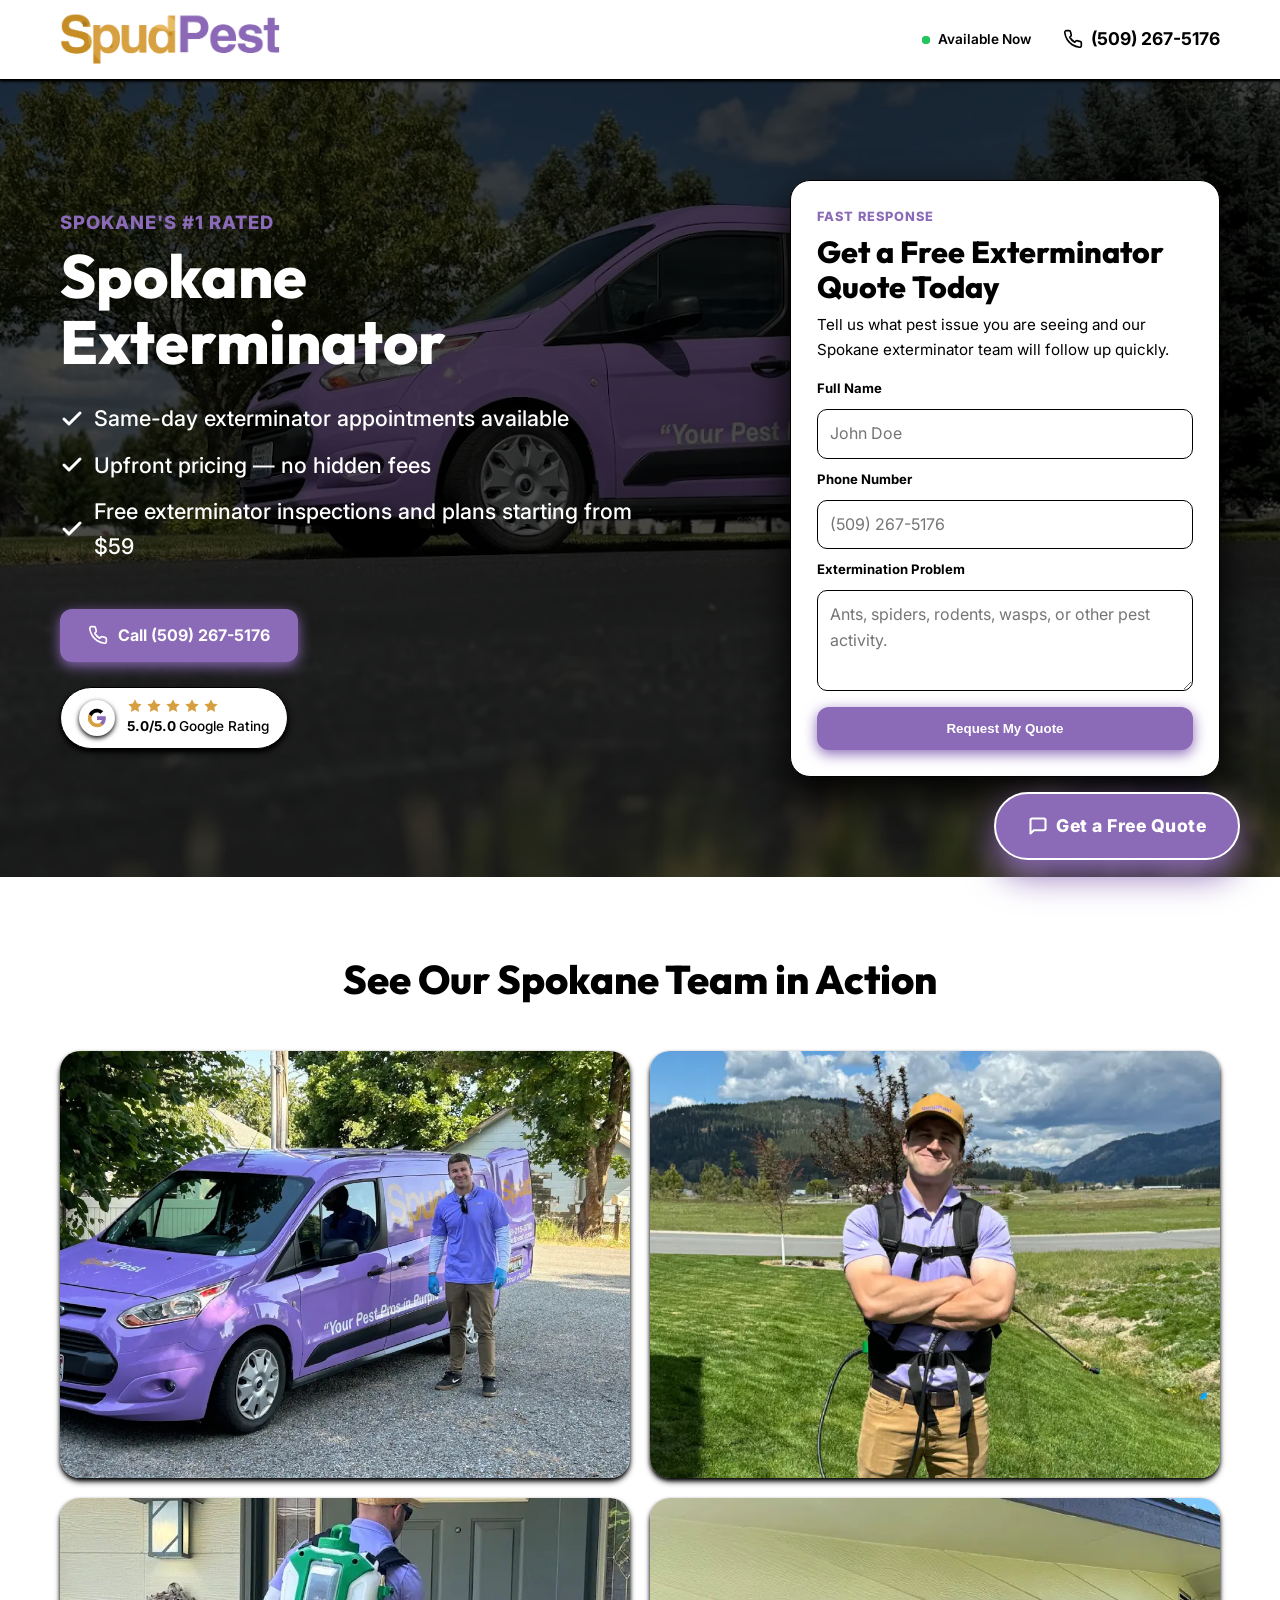
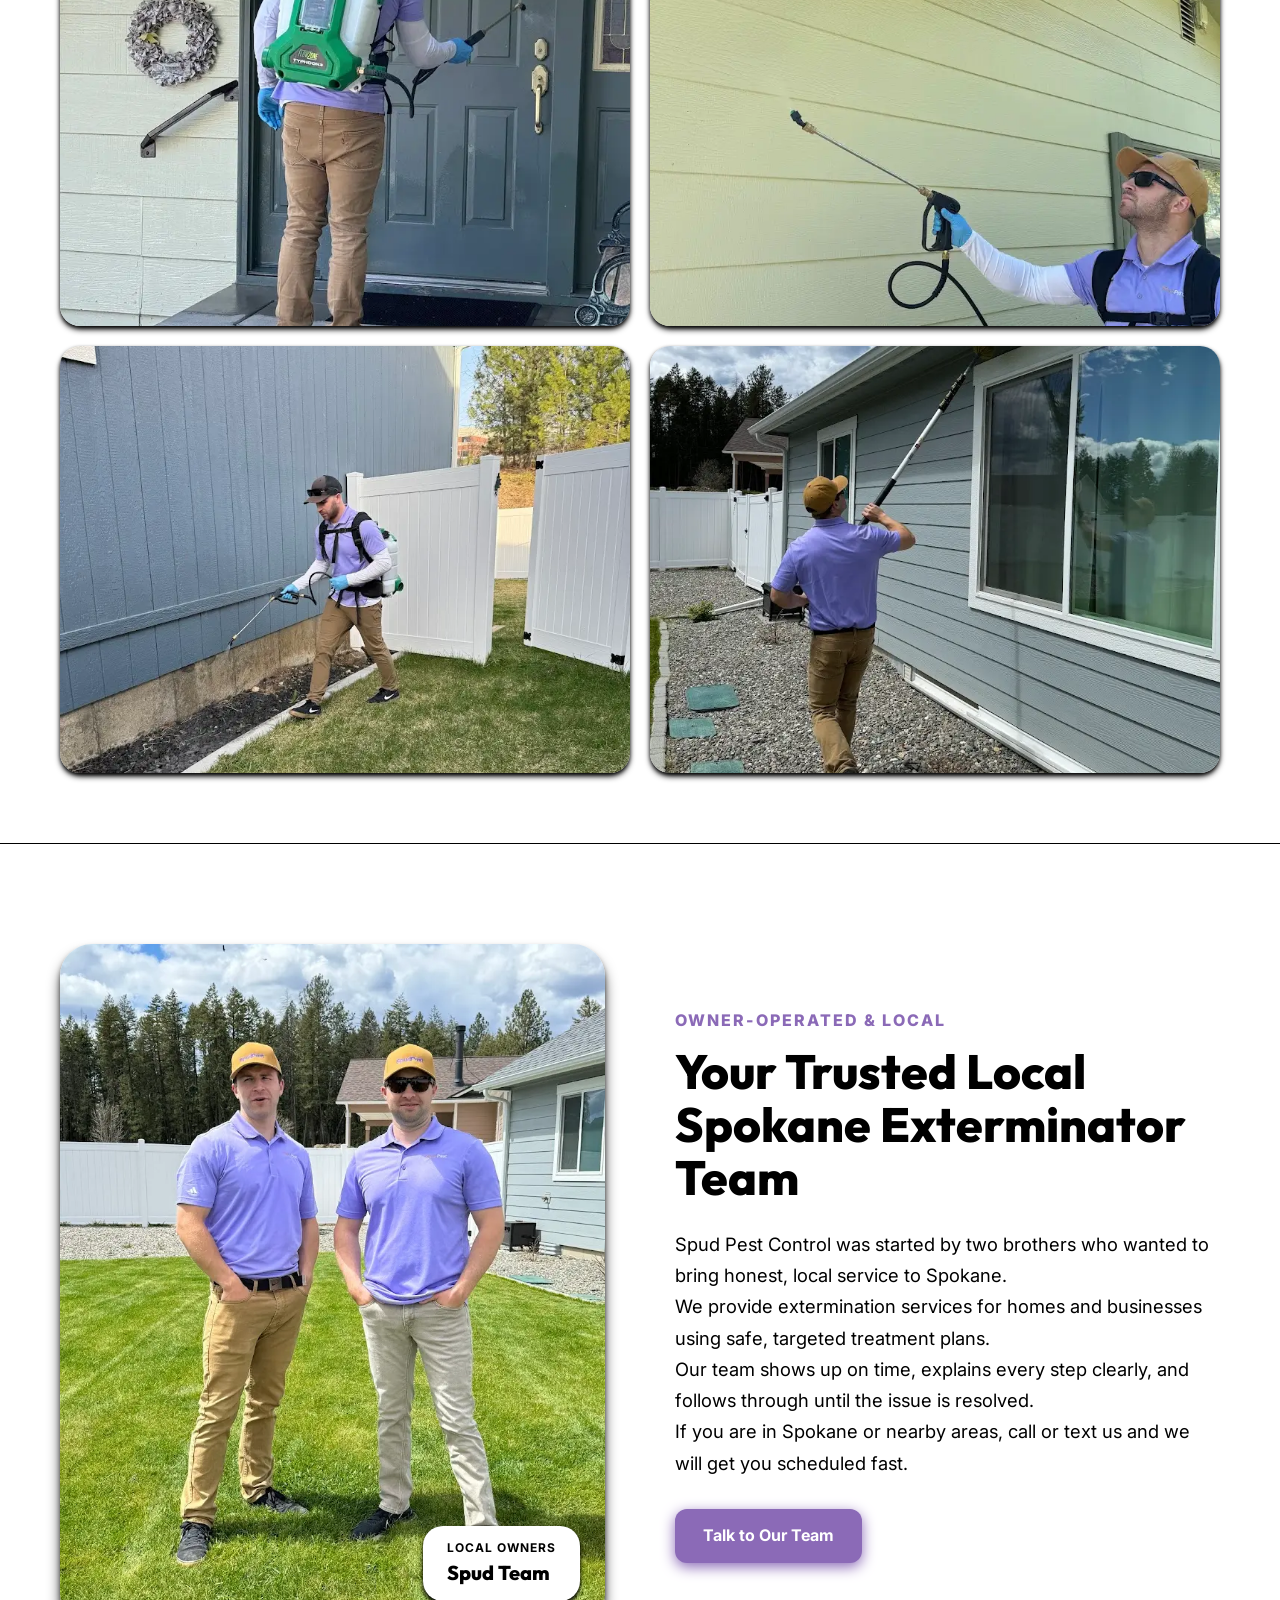
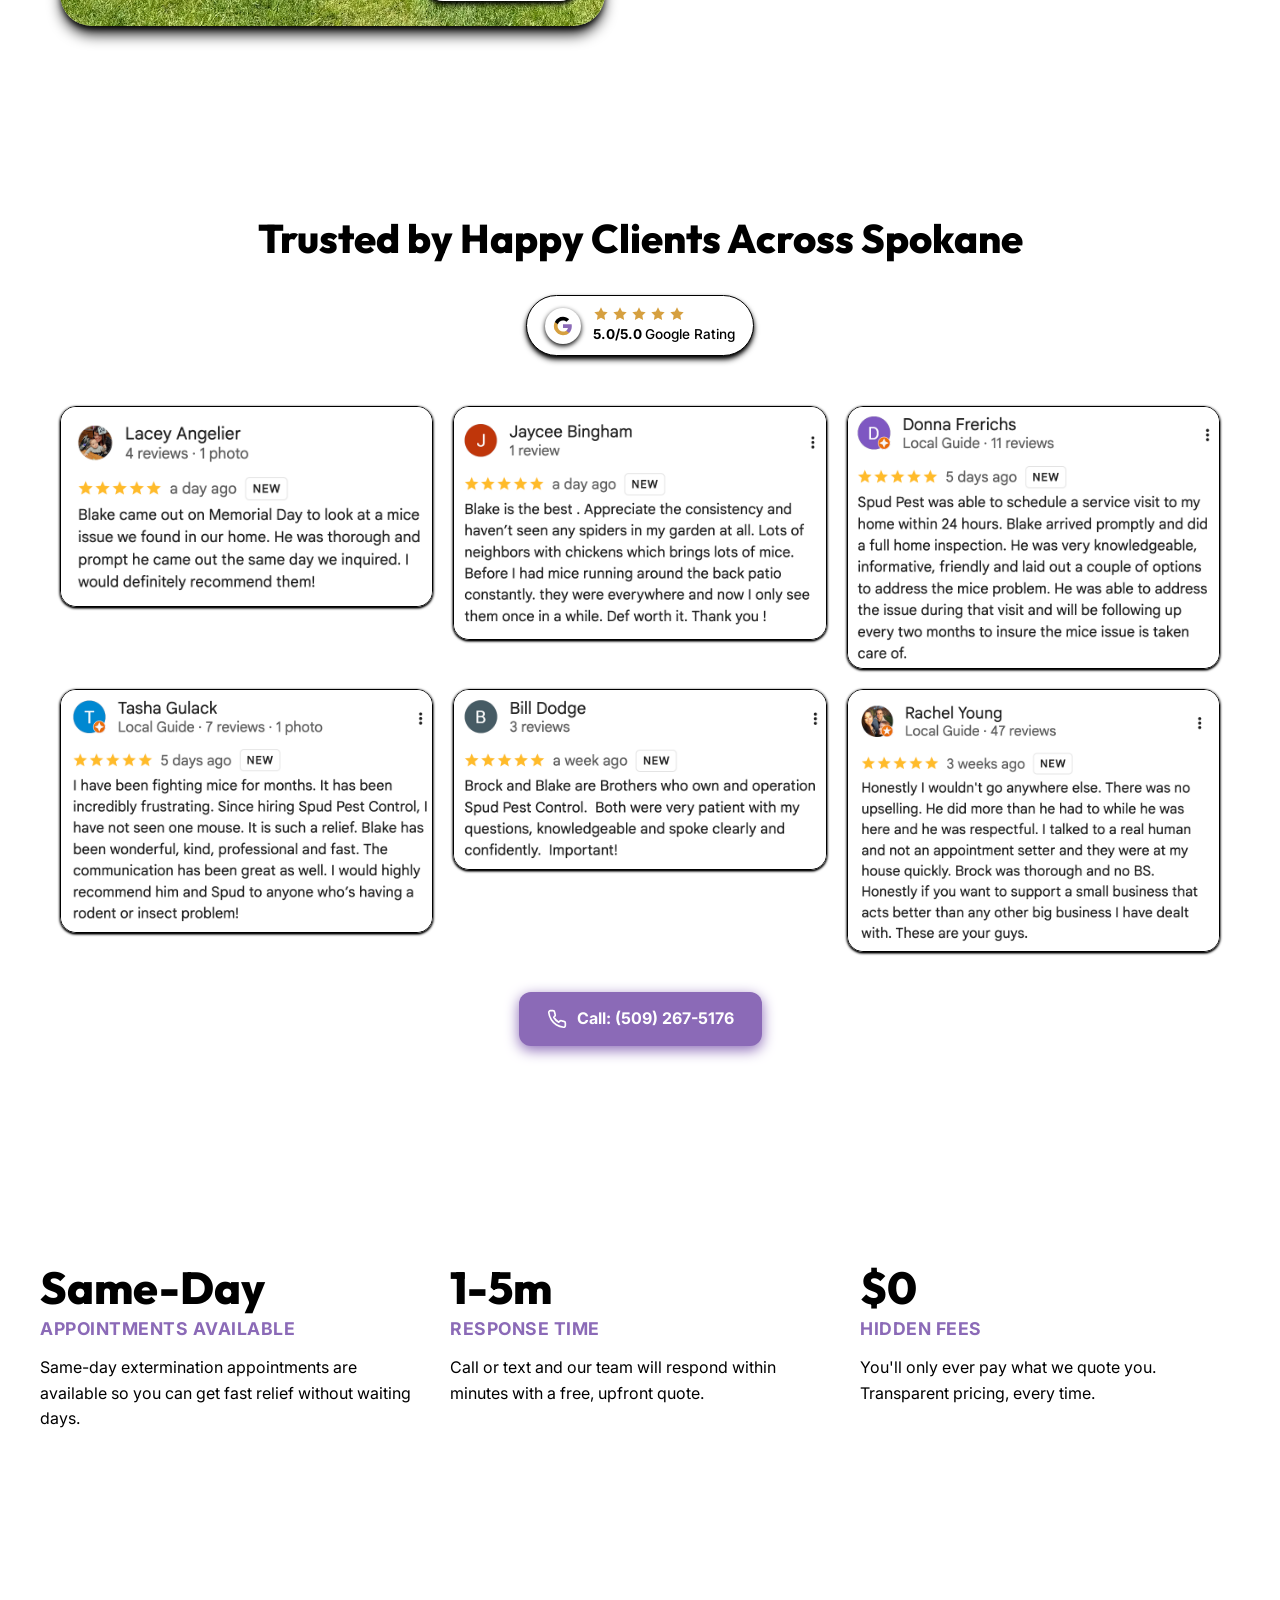
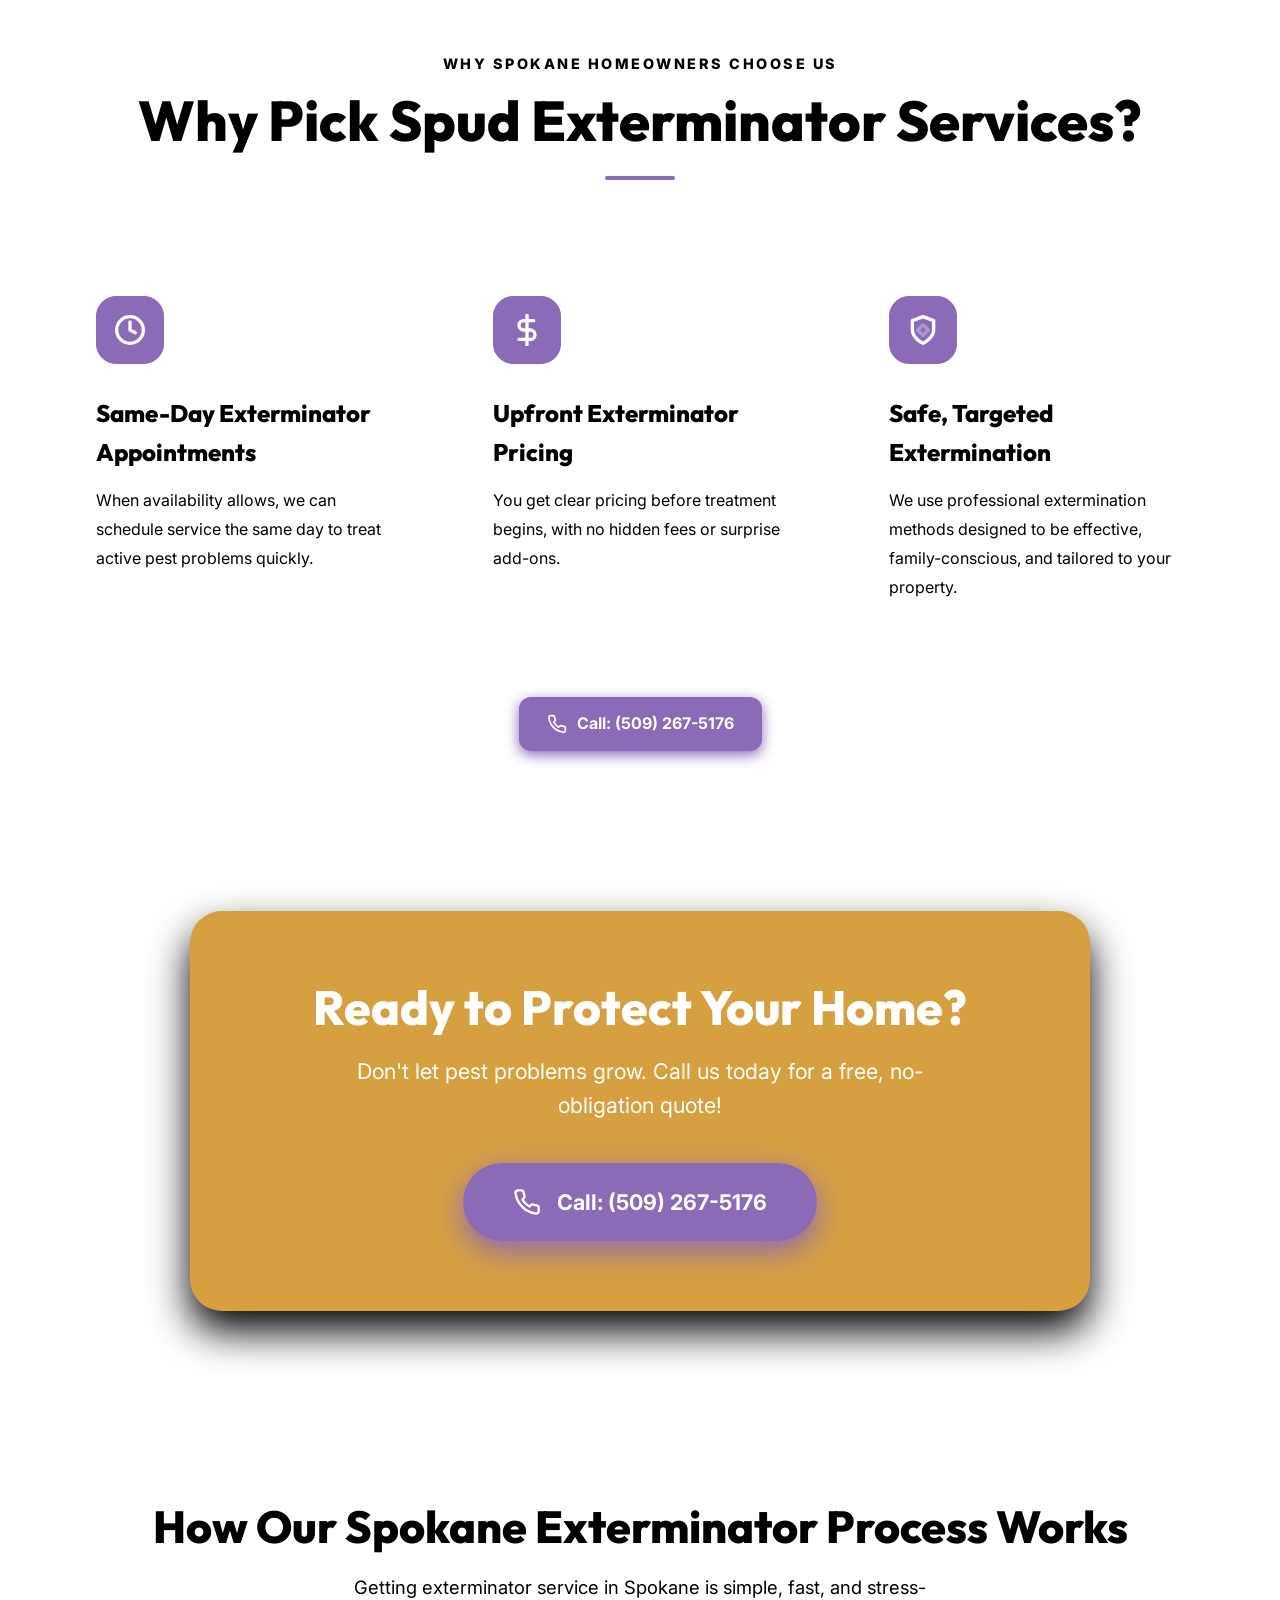
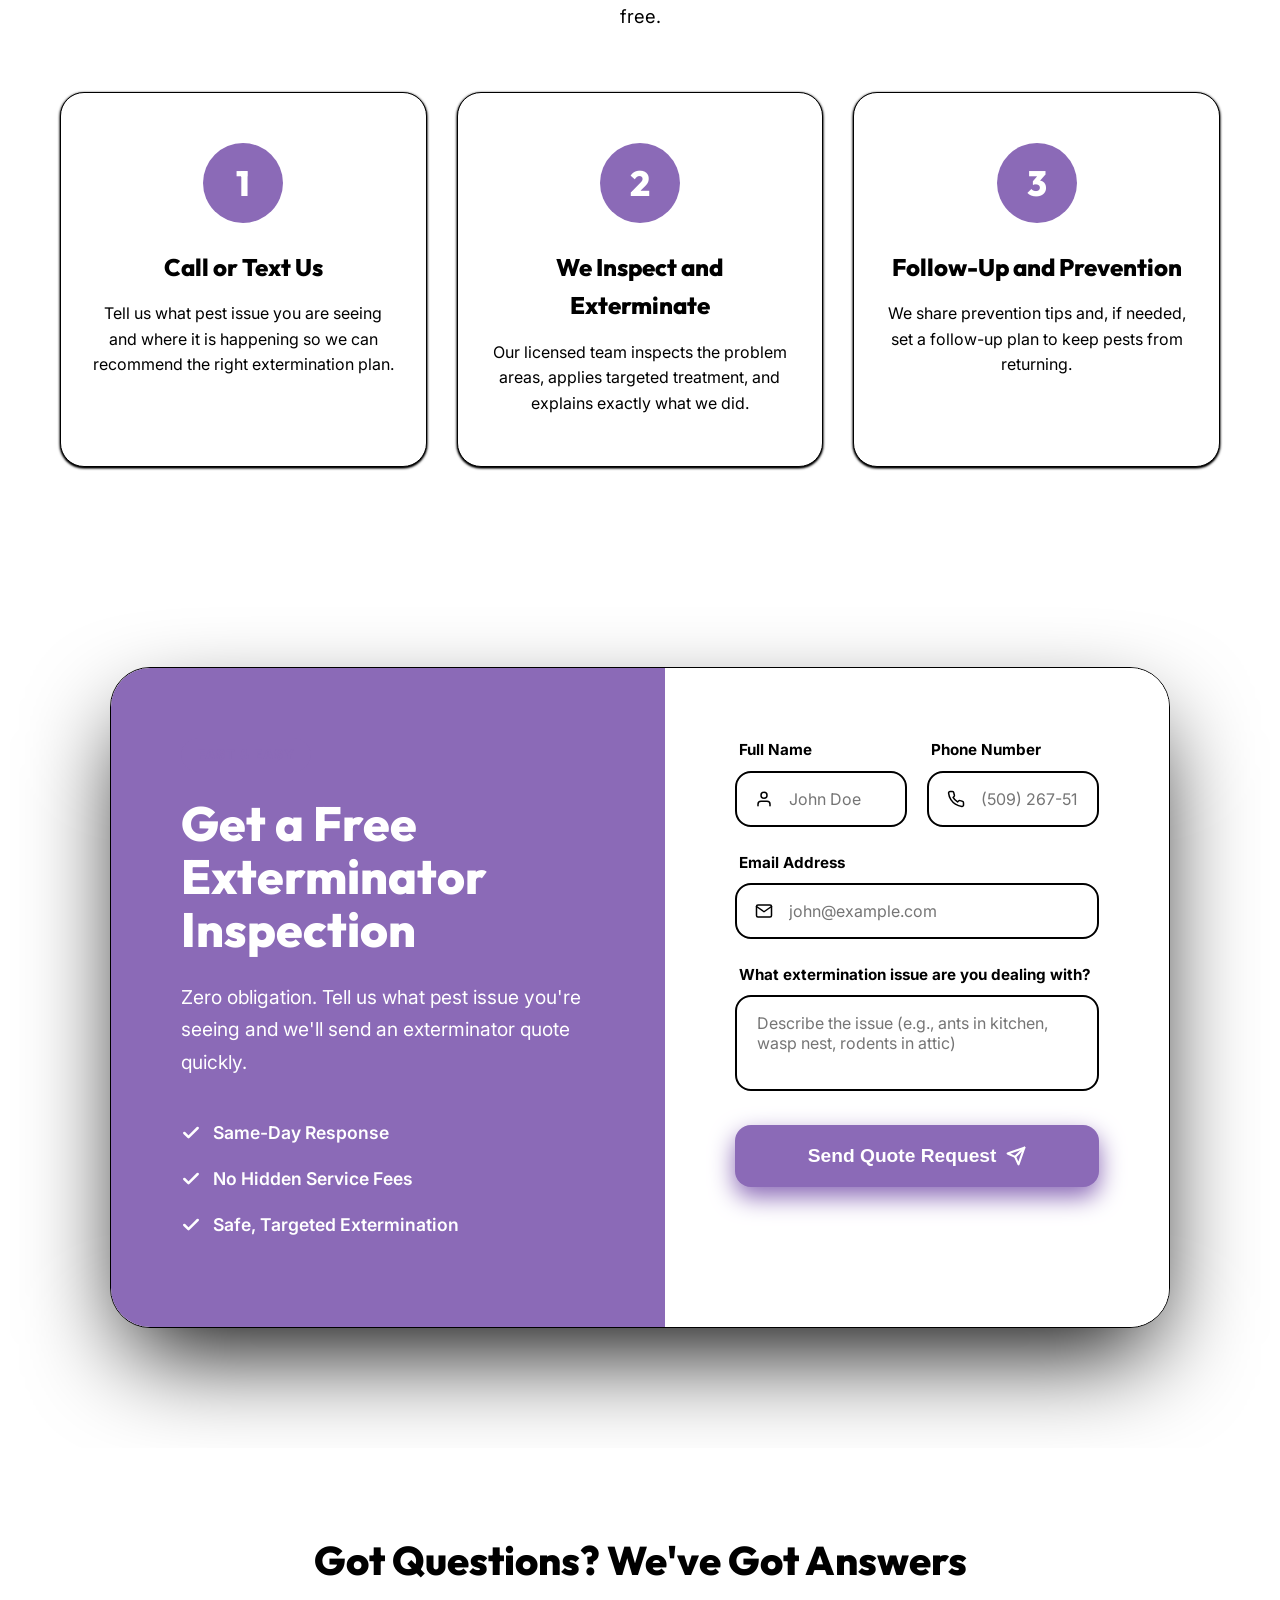
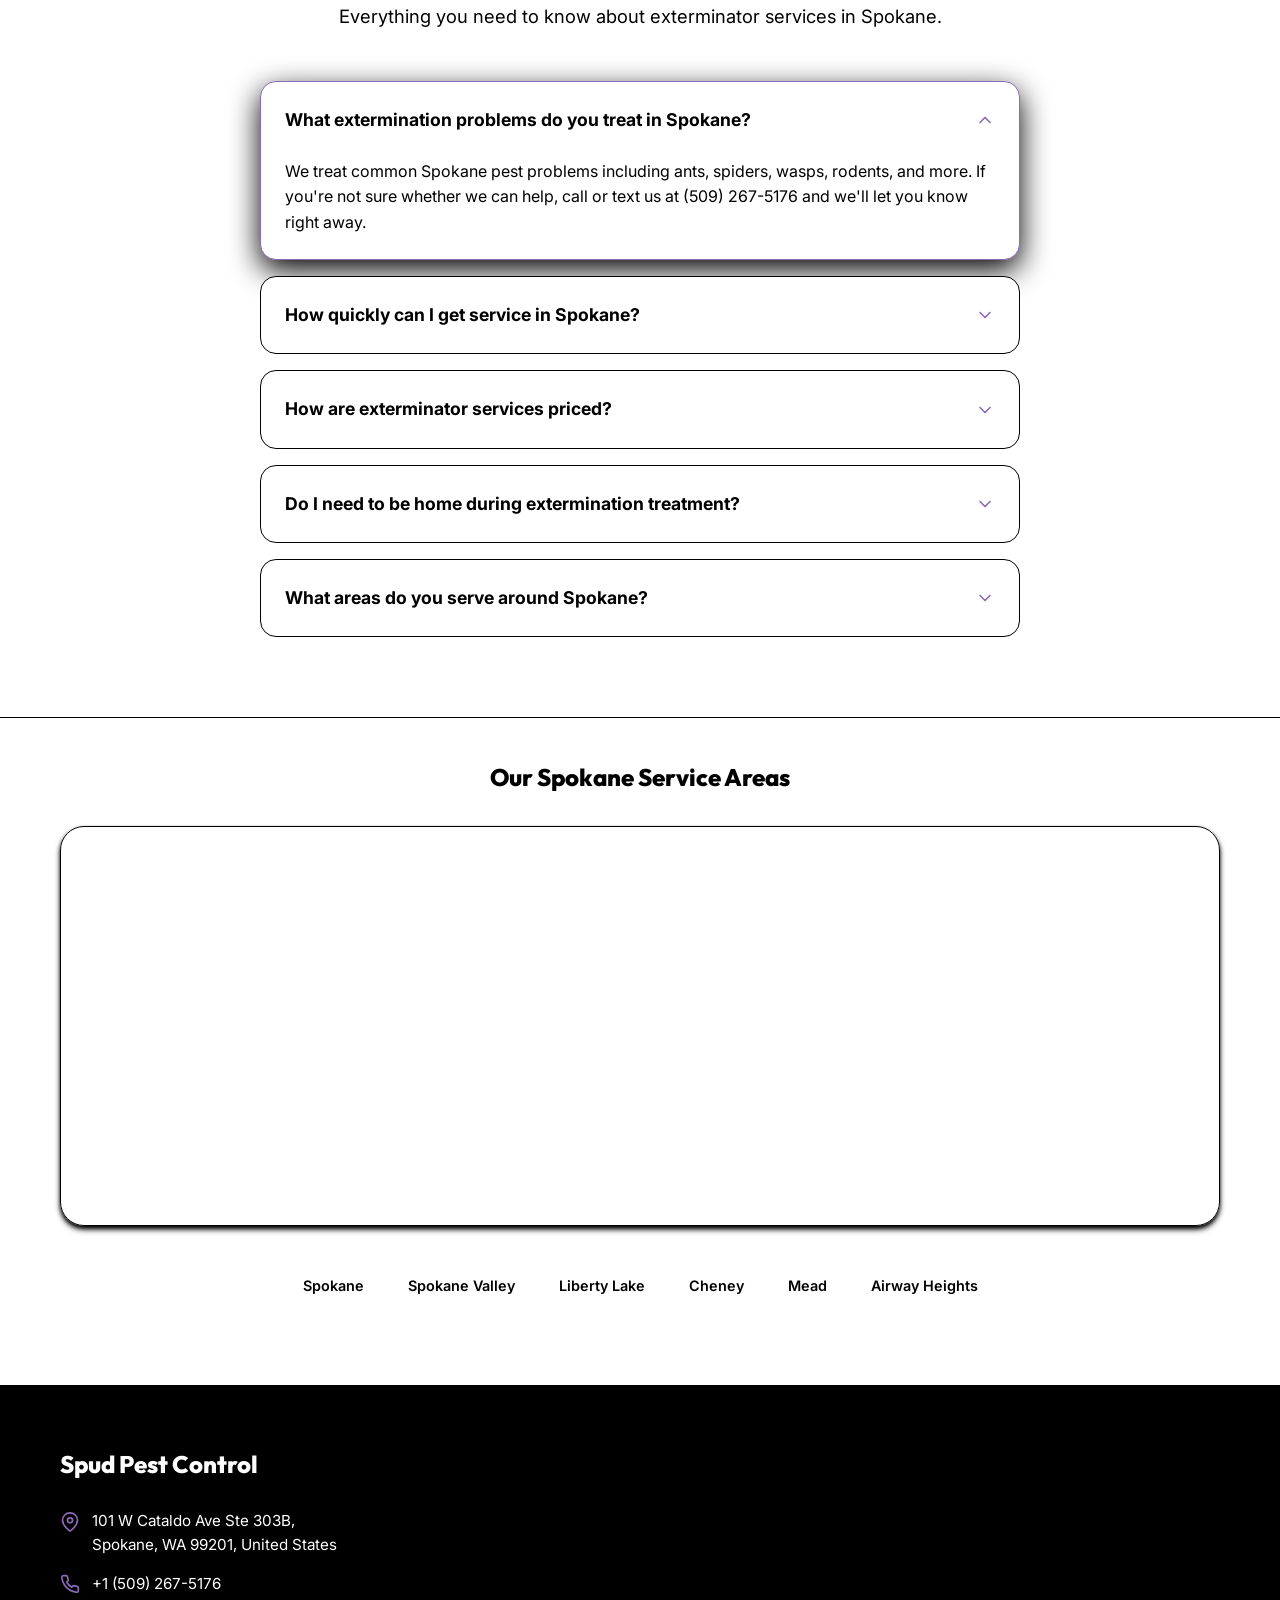
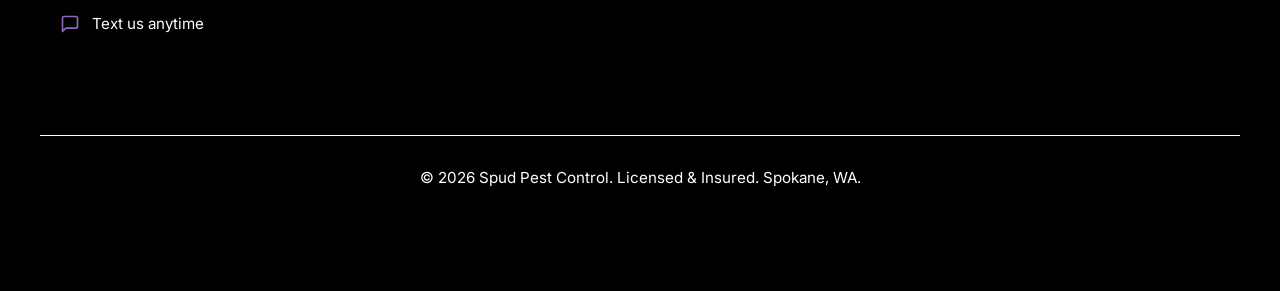
<file: spokane-exterminator/index.html>
<!DOCTYPE html>
<html lang="en">

<head>
    <base href="/">
    <!-- Google tag (gtag.js) -->
    <script async src="https://www.googletagmanager.com/gtag/js?id=AW-16886402558"></script>
    <script>
      window.dataLayer = window.dataLayer || [];
      function gtag(){dataLayer.push(arguments);}
      gtag('js', new Date());

      gtag('config', 'AW-16886402558');
    </script>
    <script>
      gtag('config', 'AW-16886402558/s3vmCMK--7QcEP6biPQ-', {
        'phone_conversion_number': '(509) 267-5176'
      });
    </script>
    <meta charset="UTF-8">
    <!-- Google Tag Manager -->
    <script>(function(w,d,s,l,i){w[l]=w[l]||[];w[l].push({'gtm.start':
new Date().getTime(),event:'gtm.js'});var f=d.getElementsByTagName(s)[0],
j=d.createElement(s),dl=l!='dataLayer'?'&l='+l:'';j.async=true;j.src=
'https://www.googletagmanager.com/gtm.js?id='+i+dl;f.parentNode.insertBefore(j,f);
})(window,document,'script','dataLayer','GTM-WMSQX9ML');</script>
    <!-- End Google Tag Manager -->
    <meta name="viewport" content="width=device-width, initial-scale=1.0">
    <title>Spokane Exterminator | Same-Day Extermination | Spud Pest Control</title>
    <meta name="description"
        content="Spokane's top-rated exterminator service. Spud Pest Control offers same-day extermination appointments, upfront pricing, and targeted treatment plans across Spokane County. Call or text (509) 267-5176 today!">
    <link rel="stylesheet" href="style.css">
    <link rel="preconnect" href="https://fonts.googleapis.com">
    <link rel="preconnect" href="https://fonts.gstatic.com" crossorigin>
    <link
        href="https://fonts.googleapis.com/css2?family=Inter:wght@400;500;600;700;800&family=Outfit:wght@400;600;700;800&display=swap"
        rel="stylesheet">
    <script type="application/ld+json">
    {
      "@context": "https://schema.org",
      "@type": "LocalBusiness",
      "name": "Spud Pest Control",
      "image": "placeholder.svg",
      "@id": "",
      "url": "https://example.com",
      "telephone": "+15092675176",
      "priceRange": "$$",
      "address": {
        "@type": "PostalAddress",
        "streetAddress": "Spokane Service Area",
        "addressLocality": "Spokane",
        "addressRegion": "WA",
        "postalCode": "99201",
        "addressCountry": "US"
      },
      "geo": {
        "@type": "GeoCoordinates",
        "latitude": 47.6588,
        "longitude": -117.4260
      },
      "openingHoursSpecification": {
        "@type": "OpeningHoursSpecification",
        "dayOfWeek": [
          "Monday",
          "Tuesday",
          "Wednesday",
          "Thursday",
          "Friday",
          "Saturday",
          "Sunday"
        ],
        "opens": "07:00",
        "closes": "21:00"
      },
      "sameAs": []
    }
    </script>
</head>

<body>
<!-- Sticky Header -->
    <header class="sticky-header">
        <div class="container header-content">
            <div class="logo">
                <img src="spudpest.png" alt="Spud Pest Control Logo" class="logo-img">
            </div>
            <div class="header-right">
                <div class="status-badge">
                    <span class="pulse-dot"></span>
                    Available Now
                </div>
                <a href="tel:5092675176" class="phone-link" id="header-call-link" onclick="gtag('event', 'conversion', {'send_to': 'AW-16886402558/s3vmCMK--7QcEP6biPQ-'});">
                    <svg class="phone-icon" viewBox="0 0 24 24" fill="none" stroke="currentColor" stroke-width="2"
                        stroke-linecap="round" stroke-linejoin="round">
                        <path
                            d="M22 16.92v3a2 2 0 0 1-2.18 2 19.79 19.79 0 0 1-8.63-3.07 19.5 19.5 0 0 1-6-6 19.79 19.79 0 0 1-3.07-8.67A2 2 0 0 1 4.11 2h3a2 2 0 0 1 2 1.72 12.84 12.84 0 0 0 .7 2.81 2 2 0 0 1-.45 2.11L8.09 9.91a16 16 0 0 0 6 6l1.27-1.27a2 2 0 0 1 2.11-.45 12.84 12.84 0 0 0 2.81.7A2 2 0 0 1 22 16.92z">
                        </path>
                    </svg>
                    (509) 267-5176
                </a>
            </div>
        </div>
    </header>

    <main>
        <!-- Hero Section -->
        <section class="hero-v2">
            <div class="hero-overlay"></div>
            <img src="spudpest9.webp" alt="Spud Pest Control service vehicle" class="hero-bg-img">
            <div class="container hero-container">
                <div class="hero-content">
                    <p style="color: var(--accent); font-weight: 800; font-size: 1.15rem; margin-bottom: 5px; text-transform: uppercase; letter-spacing: 1px;">Spokane's #1 Rated</p>
                    <h1 style="margin-top: 0;">Spokane <span class="highlight">Exterminator</span></h1>
                    <ul class="hero-subtext" style="list-style: none; padding: 0; text-align: left;">
                        <li style="display: flex; align-items: center; gap: 10px; margin-bottom: 12px; text-align: left;">
                            <svg width="24" height="24" viewBox="0 0 24 24" fill="none" stroke="#ffffff" stroke-width="3" stroke-linecap="round" stroke-linejoin="round" style="flex-shrink: 0;"><polyline points="20 6 9 17 4 12"></polyline></svg>
                            Same-day exterminator appointments available
                        </li>
                        <li style="display: flex; align-items: center; gap: 10px; margin-bottom: 12px; text-align: left;">
                            <svg width="24" height="24" viewBox="0 0 24 24" fill="none" stroke="#ffffff" stroke-width="3" stroke-linecap="round" stroke-linejoin="round" style="flex-shrink: 0;"><polyline points="20 6 9 17 4 12"></polyline></svg>
                            Upfront pricing — no hidden fees
                        </li>
                        <li style="display: flex; align-items: center; gap: 10px; text-align: left;">
                            <svg width="24" height="24" viewBox="0 0 24 24" fill="none" stroke="#ffffff" stroke-width="3" stroke-linecap="round" stroke-linejoin="round" style="flex-shrink: 0;"><polyline points="20 6 9 17 4 12"></polyline></svg>
                            Free exterminator inspections and plans starting from $59
                        </li>
                    </ul>

                    <!-- Dual CTA: Call + Text -->
                    <div class="hero-actions-container">
                        <a href="tel:5092675176" class="btn btn-primary btn-cta-main" id="hero-call-btn">
                            <svg class="phone-icon ring-animation" viewBox="0 0 24 24" fill="none" stroke="currentColor"
                                stroke-width="2" stroke-linecap="round" stroke-linejoin="round">
                                <path
                                    d="M22 16.92v3a2 2 0 0 1-2.18 2 19.79 19.79 0 0 1-8.63-3.07 19.5 19.5 0 0 1-6-6 19.79 19.79 0 0 1-3.07-8.67A2 2 0 0 1 4.11 2h3a2 2 0 0 1 2 1.72 12.84 12.84 0 0 0 .7 2.81 2 2 0 0 1-.45 2.11L8.09 9.91a16 16 0 0 0 6 6l1.27-1.27a2 2 0 0 1 2.11-.45 12.84 12.84 0 0 0 2.81.7A2 2 0 0 1 22 16.92z">
                                </path>
                            </svg>
                            Call (509) 267-5176
                        </a>
                    </div>

                    <div style="margin-top: 8px;">
                        <a href="https://maps.google.com/?q=Spokane,+WA" target="_blank" rel="noopener noreferrer" style="display: inline-flex; align-items: center; gap: 12px; background: #ffffff; padding: 10px 18px; border-radius: 50px; box-shadow: var(--shadow-md); border: 1px solid #000000; text-decoration: none; transition: transform 0.2s ease;">
                            <div style="width: 36px; height: 36px; background: #fff; border-radius: 50%; box-shadow: 0 2px 5px #000000; display: flex; align-items: center; justify-content: center; flex-shrink: 0;">
                                <svg width="20" height="20" viewBox="0 0 24 24">
                                  <path fill="#8b6ab7" d="M22.56 12.25c0-.78-.07-1.53-.2-2.25H12v4.26h5.92c-.26 1.37-1.04 2.53-2.21 3.31v2.77h3.57c2.08-1.92 3.28-4.74 3.28-8.09z"/>
                                  <path fill="#d6a040" d="M12 23c2.97 0 5.46-.98 7.28-2.66l-3.57-2.77c-.98.66-2.23 1.06-3.71 1.06-2.86 0-5.29-1.93-6.16-4.53H2.18v2.84C3.99 20.53 7.7 23 12 23z"/>
                                  <path fill="#d6a040" d="M5.84 14.09c-.22-.66-.35-1.36-.35-2.09s.13-1.43.35-2.09V7.07H2.18C1.43 8.55 1 10.22 1 12s.43 3.45 1.18 4.93l2.85-2.22.81-.62z"/>
                                  <path fill="#000000" d="M12 5.38c1.62 0 3.06.56 4.21 1.64l3.15-3.15C17.45 2.09 14.97 1 12 1 7.7 1 3.99 3.47 2.18 7.07l3.66 2.84c.87-2.6 3.3-4.53 6.16-4.53z"/>
                                </svg>
                            </div>
                            <div style="display: flex; flex-direction: column; align-items: flex-start; text-align: left;">
                                <div style="display: flex; gap: 3px; color: #d6a040;">
                                    <svg width="16" height="16" viewBox="0 0 24 24" fill="currentColor"><path d="M12 2L15.09 8.26L22 9.27L17 14.14L18.18 21.02L12 17.77L5.82 21.02L7 14.14L2 9.27L8.91 8.26L12 2Z"/></svg>
                                    <svg width="16" height="16" viewBox="0 0 24 24" fill="currentColor"><path d="M12 2L15.09 8.26L22 9.27L17 14.14L18.18 21.02L12 17.77L5.82 21.02L7 14.14L2 9.27L8.91 8.26L12 2Z"/></svg>
                                    <svg width="16" height="16" viewBox="0 0 24 24" fill="currentColor"><path d="M12 2L15.09 8.26L22 9.27L17 14.14L18.18 21.02L12 17.77L5.82 21.02L7 14.14L2 9.27L8.91 8.26L12 2Z"/></svg>
                                    <svg width="16" height="16" viewBox="0 0 24 24" fill="currentColor"><path d="M12 2L15.09 8.26L22 9.27L17 14.14L18.18 21.02L12 17.77L5.82 21.02L7 14.14L2 9.27L8.91 8.26L12 2Z"/></svg>
                                    <svg width="16" height="16" viewBox="0 0 24 24" fill="currentColor"><path d="M12 2L15.09 8.26L22 9.27L17 14.14L18.18 21.02L12 17.77L5.82 21.02L7 14.14L2 9.27L8.91 8.26L12 2Z"/></svg>
                                </div>
                                <span style="font-size: 0.85rem; font-weight: 700; color: var(--text-main); margin-top: 2px;">5.0/5.0 <span style="font-weight: 500; color: var(--text-light);">Google Rating</span></span>
                            </div>
                        </a>
                        
                        <!-- Desktop Hero Image Placeholder -->
                        <div class="desktop-hero-photo desktop-only">
                            <img src="spudpestguy.webp" alt="Spud Pest Control Team" class="desktop-hero-photo-img">
                        </div>

                        <!-- Mobile Truck Anim (Hero) -->
                        <div class="mobile-truck-anim-hero mobile-only truck-trigger">
                            <img src="spudpestguy.webp" alt="Spud Pest Control Truck" class="truck-img-hero">
                        </div>
                    </div>
                </div>
                <aside class="hero-form-panel desktop-only" aria-label="Get a free pest quote">
                    <div class="hero-form-card">
                        <p class="hero-form-kicker">Fast Response</p>
                        <h3>Get a Free Exterminator Quote Today</h3>
                        <p class="hero-form-copy">Tell us what pest issue you are seeing and our Spokane exterminator team will follow up quickly.</p>
                        <form data-netlify="true" name="hero-pest-control-quote" class="hero-quick-form">
                            <input type="hidden" name="form-name" value="hero-pest-control-quote">
                            <label for="hero-name">Full Name</label>
                            <input type="text" id="hero-name" name="name" required placeholder="John Doe">

                            <label for="hero-phone">Phone Number</label>
                            <input type="tel" id="hero-phone" name="phone" required placeholder="(509) 267-5176">

                            <label for="hero-needs">Extermination Problem</label>
                            <textarea id="hero-needs" name="needs" rows="3" required placeholder="Ants, spiders, rodents, wasps, or other pest activity."></textarea>

                            <button type="submit" class="btn btn-primary hero-form-submit">Request My Quote</button>
                        </form>
                    </div>
                </aside>
                </div>
            </div>
        </section>

        <!-- Photo Gallery Section -->
        <section class="team-gallery" style="background: var(--white); padding: 70px 0;">
            <div class="container">
                <div class="section-header" style="margin-bottom: 40px;">
                    <h2>See Our Spokane Team in Action</h2>
                </div>
                <div class="team-grid">
                    <div class="team-item">
                        <img src="spudpest10.webp" alt="Spud Pest Control Spokane" style="position: absolute; top: 0; left: 0; width: 100%; height: 100%; object-fit: cover;">
                    </div>
                    <div class="team-item">
                        <img src="spudpest11.webp" alt="Spud Pest Control Spokane" style="position: absolute; top: 0; left: 0; width: 100%; height: 100%; object-fit: cover;">
                    </div>
                    <div class="team-item">
                        <img src="spudpest3.webp" alt="Spud Pest Control Spokane" style="position: absolute; top: 0; left: 0; width: 100%; height: 100%; object-fit: cover;">
                    </div>
                    <div class="team-item">
                        <img src="spudpest4.webp" alt="Spud Pest Control Spokane" style="position: absolute; top: 0; left: 0; width: 100%; height: 100%; object-fit: cover;">
                    </div>
                    <div class="team-item">
                        <img src="spudpest2.webp" alt="Spud Pest Control Spokane" style="position: absolute; top: 0; left: 0; width: 100%; height: 100%; object-fit: cover;">
                    </div>
                    <div class="team-item">
                        <img src="spudpest6.webp" alt="Spud Pest Control Spokane" style="position: absolute; top: 0; left: 0; width: 100%; height: 100%; object-fit: cover;">
                    </div>
                </div>
            </div>
        </section>
        
        <!-- Meet the Owner Section -->
        <section class="owner-intro">
            <div class="container split-50">
                <div class="owner-image-box">
                    <img src="spudpest12.webp" alt="Local owners of Spud Pest Control Spokane" class="owner-img">
                    <div class="owner-badge">
                        <span class="badge-title">Local Owners</span>
                        <span class="badge-name">Spud Team</span>
                    </div>
                </div>
                <div class="owner-text-box">
                    <p class="owner-subtitle">Owner-Operated & Local</p>
                    <h2 class="owner-title">Your Trusted Local Spokane Exterminator Team</h2>
                    <div class="owner-blurb">
                        <p>Spud Pest Control was started by two brothers who wanted to bring honest, local service to Spokane.<br>We provide extermination services for homes and businesses using safe, targeted treatment plans.<br>Our team shows up on time, explains every step clearly, and follows through until the issue is resolved.<br>If you are in Spokane or nearby areas, call or text us and we will get you scheduled fast.</p>
                    </div>
                    <div class="owner-cta">
                        <a href="tel:5092675176" class="btn btn-primary">Talk to Our Team</a>
                    </div>
                </div>
            </div>
        </section>

        <!-- Reviews Section -->
        <section id="reviews" class="reviews">
            <div class="container">
                <div class="section-header" style="display: flex; flex-direction: column; align-items: center;">
                    <h2>Trusted by Happy Clients Across Spokane</h2>
                    <a href="https://maps.google.com/?q=Spokane,+WA" target="_blank" rel="noopener noreferrer" style="display: inline-flex; align-items: center; gap: 12px; background: #ffffff; padding: 10px 18px; border-radius: 50px; box-shadow: var(--shadow-md); border: 1px solid #000000; margin-top: 15px; text-decoration: none;">
                        <div style="width: 36px; height: 36px; background: #fff; border-radius: 50%; box-shadow: 0 2px 5px #000000; display: flex; align-items: center; justify-content: center; flex-shrink: 0;">
                            <svg width="20" height="20" viewBox="0 0 24 24">
                              <path fill="#8b6ab7" d="M22.56 12.25c0-.78-.07-1.53-.2-2.25H12v4.26h5.92c-.26 1.37-1.04 2.53-2.21 3.31v2.77h3.57c2.08-1.92 3.28-4.74 3.28-8.09z"/>
                              <path fill="#d6a040" d="M12 23c2.97 0 5.46-.98 7.28-2.66l-3.57-2.77c-.98.66-2.23 1.06-3.71 1.06-2.86 0-5.29-1.93-6.16-4.53H2.18v2.84C3.99 20.53 7.7 23 12 23z"/>
                              <path fill="#d6a040" d="M5.84 14.09c-.22-.66-.35-1.36-.35-2.09s.13-1.43.35-2.09V7.07H2.18C1.43 8.55 1 10.22 1 12s.43 3.45 1.18 4.93l2.85-2.22.81-.62z"/>
                              <path fill="#000000" d="M12 5.38c1.62 0 3.06.56 4.21 1.64l3.15-3.15C17.45 2.09 14.97 1 12 1 7.7 1 3.99 3.47 2.18 7.07l3.66 2.84c.87-2.6 3.3-4.53 6.16-4.53z"/>
                            </svg>
                        </div>
                        <div style="display: flex; flex-direction: column; align-items: flex-start; text-align: left;">
                            <div style="display: flex; gap: 3px; color: #d6a040;">
                                <svg width="16" height="16" viewBox="0 0 24 24" fill="currentColor"><path d="M12 2L15.09 8.26L22 9.27L17 14.14L18.18 21.02L12 17.77L5.82 21.02L7 14.14L2 9.27L8.91 8.26L12 2Z"/></svg>
                                <svg width="16" height="16" viewBox="0 0 24 24" fill="currentColor"><path d="M12 2L15.09 8.26L22 9.27L17 14.14L18.18 21.02L12 17.77L5.82 21.02L7 14.14L2 9.27L8.91 8.26L12 2Z"/></svg>
                                <svg width="16" height="16" viewBox="0 0 24 24" fill="currentColor"><path d="M12 2L15.09 8.26L22 9.27L17 14.14L18.18 21.02L12 17.77L5.82 21.02L7 14.14L2 9.27L8.91 8.26L12 2Z"/></svg>
                                <svg width="16" height="16" viewBox="0 0 24 24" fill="currentColor"><path d="M12 2L15.09 8.26L22 9.27L17 14.14L18.18 21.02L12 17.77L5.82 21.02L7 14.14L2 9.27L8.91 8.26L12 2Z"/></svg>
                                <svg width="16" height="16" viewBox="0 0 24 24" fill="currentColor"><path d="M12 2L15.09 8.26L22 9.27L17 14.14L18.18 21.02L12 17.77L5.82 21.02L7 14.14L2 9.27L8.91 8.26L12 2Z"/></svg>
                            </div>
                            <span style="font-size: 0.85rem; font-weight: 700; color: var(--text-main); margin-top: 2px;">5.0/5.0 <span style="font-weight: 500; color: var(--text-light);">Google Rating</span></span>
                        </div>
                    </a>
                </div>

                <!-- Review Images Grid -->
                <div class="reviews-grid-v2">
                    <a href="https://maps.google.com/?q=Spokane,+WA" target="_blank" rel="noopener noreferrer">
                        <img src="review-spud-1.png" alt="Spud Pest Control Google Review" class="review-img-v2">
                    </a>
                    <a href="https://maps.google.com/?q=Spokane,+WA" target="_blank" rel="noopener noreferrer">
                        <img src="review-spud-2.png" alt="Spud Pest Control Google Review" class="review-img-v2">
                    </a>
                    <a href="https://maps.google.com/?q=Spokane,+WA" target="_blank" rel="noopener noreferrer">
                        <img src="review-spud-3.png" alt="Spud Pest Control Google Review" class="review-img-v2">
                    </a>
                    <a href="https://maps.google.com/?q=Spokane,+WA" target="_blank" rel="noopener noreferrer">
                        <img src="review-spud-4.png" alt="Spud Pest Control Google Review" class="review-img-v2">
                    </a>
                    <a href="https://maps.google.com/?q=Spokane,+WA" target="_blank" rel="noopener noreferrer">
                        <img src="review-spud-5.png" alt="Spud Pest Control Google Review" class="review-img-v2">
                    </a>
                    <a href="https://maps.google.com/?q=Spokane,+WA" target="_blank" rel="noopener noreferrer">
                        <img src="review-spud-6.png" alt="Spud Pest Control Google Review" class="review-img-v2">
                    </a>
                </div>



                <!-- Reviews CTA -->
                <div style="display: flex; flex-wrap: wrap; justify-content: center; gap: 14px; margin-top: 40px; margin-bottom: 20px;">
                    <a href="tel:5092675176" class="btn btn-primary" id="reviews-call-btn">
                        <svg class="phone-icon ring-animation" viewBox="0 0 24 24" fill="none" stroke="currentColor"
                            stroke-width="2" stroke-linecap="round" stroke-linejoin="round">
                            <path
                                d="M22 16.92v3a2 2 0 0 1-2.18 2 19.79 19.79 0 0 1-8.63-3.07 19.5 19.5 0 0 1-6-6 19.79 19.79 0 0 1-3.07-8.67A2 2 0 0 1 4.11 2h3a2 2 0 0 1 2 1.72 12.84 12.84 0 0 0 .7 2.81 2 2 0 0 1-.45 2.11L8.09 9.91a16 16 0 0 0 6 6l1.27-1.27a2 2 0 0 1 2.11-.45 12.84 12.84 0 0 0 2.81.7A2 2 0 0 1 22 16.92z">
                            </path>
                        </svg>
                        Call: (509) 267-5176
                    </a>
                </div>
            </div>
        </section>

        <!-- Stats Section -->
        <section class="stats">
            <div class="container stats-row-v2">
                <div class="stat-item-v2">
                    <div class="stat-main">
                        <div class="stat-value">Same-Day</div>
                        <div class="stat-label">Appointments Available</div>
                    </div>
                    <p class="stat-desc">Same-day extermination appointments are available so you can get fast relief without waiting days.</p>
                </div>
                <div class="stat-item-v2">
                    <div class="stat-main">
                        <div class="stat-value">1-5m</div>
                        <div class="stat-label">Response Time</div>
                    </div>
                    <p class="stat-desc">Call or text and our team will respond within minutes with a free, upfront quote.</p>
                </div>
                <div class="stat-item-v2">
                    <div class="stat-main">
                        <div class="stat-value">$0</div>
                        <div class="stat-label">Hidden Fees</div>
                    </div>
                    <p class="stat-desc">You'll only ever pay what we quote you. Transparent pricing, every time.</p>
                </div>
            </div>
        </section>

        <!-- Why Pick Spud Pest Control Section -->
        <section class="why-pick-v3">
            <!-- Decorative animated blobs -->
            <div class="blob-1"></div>
            <div class="blob-2"></div>

            <div class="container" style="position: relative; z-index: 2;">
                <!-- Header -->
                <div class="section-header-v3">
                    <p class="subtitle-v3">Why Spokane Homeowners Choose Us</p>
                    <h2 class="title-v3">Why Pick <span class="highlight-v3">Spud Exterminator Services</span>?</h2>
                    <div class="divider-v3"></div>
                </div>

                <!-- 4-Widget Grid -->
                <div class="feature-grid-v3">

                    <!-- Card 1: Same-Day -->
                    <div class="feature-card-v3 reveal">
                        <div class="icon-box-v3">
                            <svg width="32" height="32" viewBox="0 0 24 24" fill="none" stroke="#ffffff" stroke-width="2.5" stroke-linecap="round" stroke-linejoin="round">
                                <circle cx="12" cy="12" r="10"/><polyline points="12 6 12 12 16 14"/>
                            </svg>
                        </div>
                        <h3 class="card-title-v3">Same-Day Exterminator Appointments</h3>
                        <p class="card-text-v3">When availability allows, we can schedule service the same day to treat active pest problems quickly.</p>

                    </div>

                    <!-- Card 2: Pricing -->
                    <div class="feature-card-v3 reveal" style="transition-delay: 0.1s;">
                        <div class="icon-box-v3">
                            <svg width="32" height="32" viewBox="0 0 24 24" fill="none" stroke="#ffffff" stroke-width="2.5" stroke-linecap="round" stroke-linejoin="round">
                                <line x1="12" y1="1" x2="12" y2="23"/><path d="M17 5H9.5a3.5 3.5 0 0 0 0 7h5a3.5 3.5 0 0 1 0 7H6"/>
                            </svg>
                        </div>
                        <h3 class="card-title-v3">Upfront Exterminator Pricing</h3>
                        <p class="card-text-v3">You get clear pricing before treatment begins, with no hidden fees or surprise add-ons.</p>

                    </div>

                    <!-- Card 3: Eco -->
                    <div class="feature-card-v3 reveal" style="transition-delay: 0.2s;">
                        <div class="icon-box-v3">
                            <svg width="32" height="32" viewBox="0 0 24 24" fill="none" stroke="#ffffff" stroke-width="2.5" stroke-linecap="round" stroke-linejoin="round">
                                <path d="M12 22s8-4 8-10V5l-8-3-8 3v7c0 6 8 10 8 10z"/>
                                <path d="M12 8l-4 4 4 4 4-4-4-4z" opacity="0.3"/>
                            </svg>
                        </div>
                        <h3 class="card-title-v3">Safe, Targeted Extermination</h3>
                        <p class="card-text-v3">We use professional extermination methods designed to be effective, family-conscious, and tailored to your property.</p>

                    </div>

                </div>

                <!-- Why Pick CTA -->
                <div style="display: flex; flex-wrap: wrap; justify-content: center; gap: 14px; margin-top: 50px;">
                    <a href="tel:5092675176" class="btn btn-primary" id="why-pick-call-btn">
                        <svg class="phone-icon ring-animation" viewBox="0 0 24 24" fill="none" stroke="currentColor"
                            stroke-width="2" stroke-linecap="round" stroke-linejoin="round">
                            <path
                                d="M22 16.92v3a2 2 0 0 1-2.18 2 19.79 19.79 0 0 1-8.63-3.07 19.5 19.5 0 0 1-6-6 19.79 19.79 0 0 1-3.07-8.67A2 2 0 0 1 4.11 2h3a2 2 0 0 1 2 1.72 12.84 12.84 0 0 0 .7 2.81 2 2 0 0 1-.45 2.11L8.09 9.91a16 16 0 0 0 6 6l1.27-1.27a2 2 0 0 1 2.11-.45 12.84 12.84 0 0 0 2.81.7A2 2 0 0 1 22 16.92z">
                            </path>
                        </svg>
                        Call: (509) 267-5176
                    </a>
                </div>
            </div>
        </section>

        <!-- Final CTA -->

        <section class="final-cta" style="padding: 60px 20px 100px;">
            <div class="container" style="background: #d6a040; border-radius: 32px; padding: 70px 30px; text-align: center; box-shadow: 0 20px 40px #000000; position: relative; overflow: hidden; max-width: 900px; margin: 0 auto;">
                
                <h2 style="color: var(--white); position: relative; z-index: 2; line-height: 1.1;">Ready to Protect Your Home?</h2>
                <p style="color: #ffffff; position: relative; z-index: 2; max-width: 600px; margin: 0 auto 40px auto; font-size: 1.35rem;">Don't let pest problems grow. Call us today for a free, no-obligation quote!</p>
                
                <div style="position: relative; z-index: 2; display: flex; flex-wrap: wrap; align-items: center; justify-content: center; gap: 16px;">
                    <a href="tel:5092675176" class="btn btn-primary btn-large" id="final-call-btn" style="padding: 22px 50px; border-radius: 50px; display: inline-flex; align-items: center; gap: 16px; box-shadow: 0 10px 30px #8b6ab7; font-size: 1.35rem;">
                        <svg class="phone-icon ring-animation" viewBox="0 0 24 24" fill="none" stroke="currentColor"
                            stroke-width="2" stroke-linecap="round" stroke-linejoin="round" style="width: 28px; height: 28px;">
                            <path
                                d="M22 16.92v3a2 2 0 0 1-2.18 2 19.79 19.79 0 0 1-8.63-3.07 19.5 19.5 0 0 1-6-6 19.79 19.79 0 0 1-3.07-8.67A2 2 0 0 1 4.11 2h3a2 2 0 0 1 2 1.72 12.84 12.84 0 0 0 .7 2.81 2 2 0 0 1-.45 2.11L8.09 9.91a16 16 0 0 0 6 6l1.27-1.27a2 2 0 0 1 2.11-.45 12.84 12.84 0 0 0 2.81.7A2 2 0 0 1 22 16.92z">
                            </path>
                        </svg>
                        Call: (509) 267-5176
                    </a>
                    </div>
                </div>
            </div>
        </section>

        <!-- Our Process Section -->
        <section class="process" style="padding: 80px 0; background: var(--bg-light);">
            <div class="container">
                <div class="section-header" style="text-align: center; margin-bottom: 60px;">
                    <h2 style="font-size: 2.8rem; color: var(--primary);">How Our Spokane Exterminator Process Works</h2>
                    <p style="color: var(--text-light); font-size: 1.15rem; max-width: 600px; margin: 10px auto 0;">Getting exterminator service in Spokane is simple, fast, and stress-free.</p>
                </div>
                
                <div style="display: grid; grid-template-columns: repeat(auto-fit, minmax(300px, 1fr)); gap: 30px; position: relative;">
                    <!-- Process Step 1 -->
                    <div style="background: var(--white); padding: 50px 30px; border-radius: 24px; text-align: center; box-shadow: var(--shadow-sm); border: 1px solid #000000; transition: transform 0.3s ease;">
                        <div style="width: 80px; height: 80px; background: #8b6ab7; color: #ffffff; border-radius: 50%; display: flex; align-items: center; justify-content: center; font-size: 2.2rem; margin: 0 auto 25px; font-weight: 800; font-family: 'Outfit', sans-serif;">1</div>
                        <h3 style="font-size: 1.5rem; margin-bottom: 15px; color: var(--primary);">Call or Text Us</h3>
                        <p style="color: var(--text-light); line-height: 1.6;">Tell us what pest issue you are seeing and where it is happening so we can recommend the right extermination plan.</p>
                    </div>
                    
                    <!-- Process Step 2 -->
                    <div style="background: var(--white); padding: 50px 30px; border-radius: 24px; text-align: center; box-shadow: var(--shadow-sm); border: 1px solid #000000; transition: transform 0.3s ease;">
                        <div style="width: 80px; height: 80px; background: #8b6ab7; color: #ffffff; border-radius: 50%; display: flex; align-items: center; justify-content: center; font-size: 2.2rem; margin: 0 auto 25px; font-weight: 800; font-family: 'Outfit', sans-serif;">2</div>
                        <h3 style="font-size: 1.5rem; margin-bottom: 15px; color: var(--primary);">We Inspect and Exterminate</h3>
                        <p style="color: var(--text-light); line-height: 1.6;">Our licensed team inspects the problem areas, applies targeted treatment, and explains exactly what we did.</p>
                    </div>
                    
                    <!-- Process Step 3 -->
                    <div style="background: var(--white); padding: 50px 30px; border-radius: 24px; text-align: center; box-shadow: var(--shadow-sm); border: 1px solid #000000; transition: transform 0.3s ease;">
                        <div style="width: 80px; height: 80px; background: #8b6ab7; color: #ffffff; border-radius: 50%; display: flex; align-items: center; justify-content: center; font-size: 2.2rem; margin: 0 auto 25px; font-weight: 800; font-family: 'Outfit', sans-serif;">3</div>
                        <h3 style="font-size: 1.5rem; margin-bottom: 15px; color: var(--primary);">Follow-Up and Prevention</h3>
                        <p style="color: var(--text-light); line-height: 1.6;">We share prevention tips and, if needed, set a follow-up plan to keep pests from returning.</p>
                    </div>
                </div>
            </div>
        </section>

        <!-- Quote Form Section -->
        <section id="quote-form" class="quote-form-section-v2">
            <div class="container container-medium">
                <div class="form-wrapper-v2">
                    <div class="form-grid-v2">
                        <!-- Form Content -->
                        <div class="form-content-v2">
                            <span class="form-tag">Fast & Easy</span>
                            <h2 class="form-title">Get a Free <span class="highlight">Exterminator Inspection</span></h2>
                            <p class="form-description">Zero obligation. Tell us what pest issue you're seeing and we'll send an exterminator quote quickly.</p>
                            
                            <ul class="form-perks">
                                <li>
                                    <svg width="20" height="20" viewBox="0 0 24 24" fill="none" stroke="#ffffff" stroke-width="3" stroke-linecap="round" stroke-linejoin="round"><polyline points="20 6 9 17 4 12"></polyline></svg>
                                    Same-Day Response
                                </li>
                                <li>
                                    <svg width="20" height="20" viewBox="0 0 24 24" fill="none" stroke="#ffffff" stroke-width="3" stroke-linecap="round" stroke-linejoin="round"><polyline points="20 6 9 17 4 12"></polyline></svg>
                                    No Hidden Service Fees
                                </li>
                                <li>
                                    <svg width="20" height="20" viewBox="0 0 24 24" fill="none" stroke="#ffffff" stroke-width="3" stroke-linecap="round" stroke-linejoin="round"><polyline points="20 6 9 17 4 12"></polyline></svg>
                                    Safe, Targeted Extermination
                                </li>
                            </ul>
                        </div>

                        <!-- Actual Form -->
                        <div class="form-container-v2">
                            <form id="lead-form" data-netlify="true" name="pest-control-quote" class="premium-form">
                                <input type="hidden" name="form-name" value="pest-control-quote">
                                <div class="input-row">
                                    <div class="input-field">
                                        <label for="name">Full Name</label>
                                        <div class="input-wrapper">
                                            <svg class="input-icon" width="18" height="18" viewBox="0 0 24 24" fill="none" stroke="currentColor" stroke-width="2" stroke-linecap="round" stroke-linejoin="round"><path d="M20 21v-2a4 4 0 0 0-4-4H8a4 4 0 0 0-4 4v2"></path><circle cx="12" cy="7" r="4"></circle></svg>
                                            <input type="text" id="name" name="name" required placeholder="John Doe">
                                        </div>
                                    </div>
                                    <div class="input-field">
                                        <label for="phone">Phone Number</label>
                                        <div class="input-wrapper">
                                            <svg class="input-icon" width="18" height="18" viewBox="0 0 24 24" fill="none" stroke="currentColor" stroke-width="2" stroke-linecap="round" stroke-linejoin="round"><path d="M22 16.92v3a2 2 0 0 1-2.18 2 19.79 19.79 0 0 1-8.63-3.07 19.5 19.5 0 0 1-6-6 19.79 19.79 0 0 1-3.07-8.67A2 2 0 0 1 4.11 2h3a2 2 0 0 1 2 1.72 12.84 12.84 0 0 0 .7 2.81 2 2 0 0 1-.45 2.11L8.09 9.91a16 16 0 0 0 6 6l1.27-1.27a2 2 0 0 1 2.11-.45 12.84 12.84 0 0 0 2.81.7A2 2 0 0 1 22 16.92z"></path></svg>
                                            <input type="tel" id="phone" name="phone" required placeholder="(509) 267-5176">
                                        </div>
                                    </div>
                                </div>
                                <div class="input-field">
                                    <label for="email">Email Address</label>
                                    <div class="input-wrapper">
                                        <svg class="input-icon" width="18" height="18" viewBox="0 0 24 24" fill="none" stroke="currentColor" stroke-width="2" stroke-linecap="round" stroke-linejoin="round"><path d="M4 4h16c1.1 0 2 .9 2 2v12c0 1.1-.9 2-2 2H4c-1.1 0-2-.9-2-2V6c0-1.1.9-2 2-2z"></path><polyline points="22,6 12,13 2,6"></polyline></svg>
                                        <input type="email" id="email" name="email" required placeholder="john@example.com">
                                    </div>
                                </div>
                                <div class="input-field">
                                    <label for="needs">What extermination issue are you dealing with?</label>
                                    <div class="input-wrapper">
                                        <textarea id="needs" name="needs" rows="3" required placeholder="Describe the issue (e.g., ants in kitchen, wasp nest, rodents in attic)"></textarea>
                                    </div>
                                </div>
                                <button type="submit" class="btn btn-primary submit-btn-v2">
                                    <span>Send Quote Request</span>
                                    <svg width="20" height="20" viewBox="0 0 24 24" fill="none" stroke="currentColor" stroke-width="2.5" stroke-linecap="round" stroke-linejoin="round"><line x1="22" y1="2" x2="11" y2="13"></line><polygon points="22 2 15 22 11 13 2 9 22 2"></polygon></svg>
                                </button>
                            </form>
                        </div>
                    </div>
                </div>
            </div>
        </section>

        <!-- Success Modal -->
        <div id="success-modal" class="modal">
            <div class="modal-content">
                <div class="modal-header">
                    <span class="close-modal">&times;</span>
                </div>
                <div class="modal-body" style="text-align: center; padding: 20px 10px 40px;">
                    <div class="success-icon">✓</div>
                    <h3 style="font-size: 2rem; color: var(--primary); margin-bottom: 15px;">Request Received!</h3>
                    <p style="font-size: 1.15rem; color: var(--text-light); line-height: 1.6; max-width: 430px; margin: 0 auto 30px;">Thanks for filling out the form. Someone will get back to you in the next few minutes.</p>
                    <button class="btn btn-primary close-modal-btn" style="width: 100%; border-radius: 50px; padding: 15px;">Awesome, Got it</button>
                </div>
            </div>
        </div>

        <!-- FAQ Section -->
        <section class="faq-section" style="padding: 80px 0; background: var(--white);">
            <div class="container" style="max-width: 800px;">
                <div class="section-header" style="text-align: center; margin-bottom: 50px;">
                    <h2 style="font-size: 2.5rem; color: var(--primary);">Got Questions? We've Got Answers</h2>
                    <p style="color: var(--text-light); font-size: 1.15rem; margin-top: 10px;">Everything you need to know about exterminator services in Spokane.</p>
                </div>
                
                <div class="faq-accordion">
                    <!-- FAQ 1 -->
                    <details class="faq-item" name="faq" open>
                        <summary class="faq-question">
                            What extermination problems do you treat in Spokane?
                            <svg class="faq-icon" viewBox="0 0 24 24" fill="none" stroke="currentColor" stroke-width="2" stroke-linecap="round" stroke-linejoin="round"><polyline points="6 9 12 15 18 9"></polyline></svg>
                        </summary>
                        <div class="faq-answer">
                            <p>We treat common Spokane pest problems including ants, spiders, wasps, rodents, and more. If you're not sure whether we can help, call or text us at (509) 267-5176 and we'll let you know right away.</p>
                        </div>
                    </details>
                    
                    <!-- FAQ 2 -->
                    <details class="faq-item" name="faq">
                        <summary class="faq-question">
                            How quickly can I get service in Spokane?
                            <svg class="faq-icon" viewBox="0 0 24 24" fill="none" stroke="currentColor" stroke-width="2" stroke-linecap="round" stroke-linejoin="round"><polyline points="6 9 12 15 18 9"></polyline></svg>
                        </summary>
                        <div class="faq-answer">
                            <p>We often offer same-day or next-day scheduling across Spokane, depending on availability. We also provide planned service windows that fit your schedule.</p>
                        </div>
                    </details>
                    
                    <!-- FAQ 3 -->
                    <details class="faq-item" name="faq">
                        <summary class="faq-question">
                            How are exterminator services priced?
                            <svg class="faq-icon" viewBox="0 0 24 24" fill="none" stroke="currentColor" stroke-width="2" stroke-linecap="round" stroke-linejoin="round"><polyline points="6 9 12 15 18 9"></polyline></svg>
                        </summary>
                        <div class="faq-answer">
                            <p>Our pricing is based on property size, pest type, and treatment scope. We provide a free, upfront quote before any work begins — so you'll always know exactly what you're paying. No hidden fees, no surprises.</p>
                        </div>
                    </details>
                    
                    <!-- FAQ 4 -->
                    <details class="faq-item" name="faq">
                        <summary class="faq-question">
                            Do I need to be home during extermination treatment?
                            <svg class="faq-icon" viewBox="0 0 24 24" fill="none" stroke="currentColor" stroke-width="2" stroke-linecap="round" stroke-linejoin="round"><polyline points="6 9 12 15 18 9"></polyline></svg>
                        </summary>
                        <div class="faq-answer">
                            <p>Not necessarily. As long as you can show us where the pest activity is located and arrange access, we can handle the rest. Just let us know when you book and we'll work out the details with you.</p>
                        </div>
                    </details>
                    
                    <!-- FAQ 5 -->
                    <details class="faq-item" name="faq">
                        <summary class="faq-question">
                            What areas do you serve around Spokane?
                            <svg class="faq-icon" viewBox="0 0 24 24" fill="none" stroke="currentColor" stroke-width="2" stroke-linecap="round" stroke-linejoin="round"><polyline points="6 9 12 15 18 9"></polyline></svg>
                        </summary>
                        <div class="faq-answer">
                            <p>We focus on Spokane and surrounding areas. We've streamlined our service area to these locations to ensure the fastest response times and most competitive pricing for our customers. Not sure if we cover your area? Just text us and we'll confirm right away.</p>
                        </div>
                    </details>
                </div>
            </div>
        </section>

        <!-- Service Area Tags -->
        <section class="service-areas">
            <div class="container">
                <h3>Our Spokane Service Areas</h3>
                <div class="map-container">
                    <iframe src="https://www.google.com/maps/embed?pb=!1m18!1m12!1m3!1d2686.959494067047!2d-117.41516822317907!3d47.66578328388818!2m3!1f0!2f0!3f0!3m2!1i1024!2i768!4f13.1!3m3!1m2!1s0x549e19d2c53b49ab%3A0xf6325c50a02f5716!2sSpud%20Pest%20Control!5e0!3m2!1sen!2sua!4v1779880363913!5m2!1sen!2sua" width="400" height="300" style="border:0;" allowfullscreen="" loading="lazy" referrerpolicy="no-referrer-when-downgrade"></iframe>
                </div>
                <div class="tags">
                    <span class="tag">Spokane</span>
                    <span class="tag">Spokane Valley</span>
                    <span class="tag">Liberty Lake</span>
                    <span class="tag">Cheney</span>
                    <span class="tag">Mead</span>
                    <span class="tag">Airway Heights</span>
                </div>
            </div>
        </section>
    </main>

    <footer style="padding: 60px 0 100px; background: var(--primary); color: #ffffff; font-size: 0.95rem;">
        <div class="container" style="display: grid; grid-template-columns: repeat(auto-fit, minmax(300px, 1fr)); gap: 40px; margin-bottom: 40px; text-align: left;">
            
            <div class="footer-contact">
                <h3 style="color: var(--white); font-size: 1.5rem; margin-bottom: 25px;">Spud Pest Control</h3>
                <p style="margin-bottom: 15px; display: flex; align-items: flex-start; gap: 12px;">
                    <svg width="20" height="20" viewBox="0 0 24 24" fill="none" stroke="currentColor" stroke-width="2" stroke-linecap="round" stroke-linejoin="round" style="flex-shrink: 0; margin-top: 3px; color: var(--accent);"><path d="M21 10c0 7-9 13-9 13s-9-6-9-13a9 9 0 0 1 18 0z"></path><circle cx="12" cy="10" r="3"></circle></svg>
                    <span>101 W Cataldo Ave Ste 303B,<br>Spokane, WA 99201, United States</span>
                </p>
                <p style="margin-bottom: 15px; display: flex; align-items: center; gap: 12px;">
                    <svg width="20" height="20" viewBox="0 0 24 24" fill="none" stroke="currentColor" stroke-width="2" stroke-linecap="round" stroke-linejoin="round" style="flex-shrink: 0; color: var(--accent);"><path d="M22 16.92v3a2 2 0 0 1-2.18 2 19.79 19.79 0 0 1-8.63-3.07 19.5 19.5 0 0 1-6-6 19.79 19.79 0 0 1-3.07-8.67A2 2 0 0 1 4.11 2h3a2 2 0 0 1 2 1.72 12.84 12.84 0 0 0 .7 2.81 2 2 0 0 1-.45 2.11L8.09 9.91a16 16 0 0 0 6 6l1.27-1.27a2 2 0 0 1 2.11-.45 12.84 12.84 0 0 0 2.81.7A2 2 0 0 1 22 16.92z"></path></svg>
                    <a href="tel:5092675176" style="color: inherit; text-decoration: none;">+1 (509) 267-5176</a>
                </p>
                <p style="margin-bottom: 0; display: flex; align-items: center; gap: 12px;">
                    <svg width="20" height="20" viewBox="0 0 24 24" fill="none" stroke="currentColor" stroke-width="2" stroke-linecap="round" stroke-linejoin="round" style="flex-shrink: 0; color: var(--accent);"><path d="M21 15a2 2 0 0 1-2 2H7l-4 4V5a2 2 0 0 1 2-2h14a2 2 0 0 1 2 2z"></path></svg>
                    <a href="sms:5092675176" style="color: inherit; text-decoration: none;">Text us anytime</a>
                </p>
            </div>

            <div class="footer-map" style="border-radius: 16px; overflow: hidden; box-shadow: 0 10px 30px #000000;">
                <iframe src="https://maps.google.com/maps?q=Spokane,+WA,+USA&t=&z=12&ie=UTF8&iwloc=&output=embed" width="100%" height="250" style="border:0; display: block;" allowfullscreen="" loading="lazy" referrerpolicy="no-referrer-when-downgrade"></iframe>
            </div>

        </div>
        <div class="container" style="text-align: center; border-top: 1px solid #ffffff; padding-top: 30px;">
            <p>&copy; 2026 Spud Pest Control. Licensed &amp; Insured. Spokane, WA.</p>
        </div>
    </footer>

    <!-- Mobile Sticky CTA Bar -->
    <div class="mobile-cta-bar" id="mobile-scroll-trigger">
        <div style="display: flex; gap: 10px;">
            <a href="tel:5092675176" class="btn btn-primary btn-full" id="mobile-call-btn">
                <svg class="phone-icon ring-animation" viewBox="0 0 24 24" fill="none" stroke="currentColor"
                    stroke-width="2" stroke-linecap="round" stroke-linejoin="round">
                    <path
                        d="M22 16.92v3a2 2 0 0 1-2.18 2 19.79 19.79 0 0 1-8.63-3.07 19.5 19.5 0 0 1-6-6 19.79 19.79 0 0 1-3.07-8.67A2 2 0 0 1 4.11 2h3a2 2 0 0 1 2 1.72 12.84 12.84 0 0 0 .7 2.81 2 2 0 0 1-.45 2.11L8.09 9.91a16 16 0 0 0 6 6l1.27-1.27a2 2 0 0 1 2.11-.45 12.84 12.84 0 0 0 2.81.7A2 2 0 0 1 22 16.92z">
                    </path>
                </svg>
                Call Us
            </a>
        </div>
    </div>

    <script>
        document.addEventListener("DOMContentLoaded", function() {
            // Intersection Observer for scroll reveal animations
            const observerOptions = {
                threshold: 0.05, // Trigger earlier
                rootMargin: "0px 0px 20px 0px"
            };

            const observer = new IntersectionObserver((entries) => {
                entries.forEach(entry => {
                    if (entry.isIntersecting) {
                        entry.target.classList.add("in-view");
                        observer.unobserve(entry.target);
                    }
                });
            }, observerOptions);

            document.querySelectorAll(".reveal, .truck-trigger").forEach(el => {
                observer.observe(el);
            });

            // Scroll-triggered mobile sticky CTA
            const mobileCta = document.querySelector(".mobile-cta-bar");
            if (mobileCta) {
                window.addEventListener("scroll", function() {
                    if (window.scrollY > 300) {
                        mobileCta.classList.add("is-visible");
                    } else {
                        mobileCta.classList.remove("is-visible");
                    }
                }, { passive: true });
            }

            // Keep quote CTA anchored to this same page
            document.querySelectorAll("a[href='#quote-form']").forEach((link) => {
                link.addEventListener("click", (event) => {
                    event.preventDefault();
                    const targetForm = document.getElementById("quote-form");
                    if (targetForm) {
                        targetForm.scrollIntoView({ behavior: "smooth", block: "start" });
                    }
                });
            });

            // Shared form submit tracking for Netlify forms
            function trackFormSubmit(formName) {
                document.body.setAttribute('data-form-status', 'form_submit');
                window.dispatchEvent(new CustomEvent('form-submit-success', {
                    detail: { formName }
                }));

                if (window.dataLayer) {
                    window.dataLayer.push({
                        event: 'form_submit',
                        form_name: formName
                    });
                }

                if (typeof window.gtag === 'function') {
                    window.gtag('event', 'form_submit', {
                        form_name: formName
                    });
                }
            }

            // Form submission logic with Modal (all Netlify forms via AJAX)
            const modal = document.getElementById("success-modal");
            const closeButtons = document.querySelectorAll(".close-modal, .close-modal-btn");

            document.querySelectorAll("form[data-netlify='true']").forEach((form) => {
                form.addEventListener("submit", function(e) {
                    e.preventDefault();

                    const formData = new FormData(form);
                    fetch("/", {
                        method: "POST",
                        body: new URLSearchParams(formData).toString(),
                        headers: { "Content-Type": "application/x-www-form-urlencoded" }
                    })
                    .then(() => {
                        trackFormSubmit(form.getAttribute('name') || 'netlify-form');
                        modal.style.display = "block";
                        document.body.style.overflow = "hidden";
                        form.reset();
                    })
                    .catch((error) => {
                        console.error('Error submitting form:', error);
                    });
                });
            });

            // Modal Close handlers
            closeButtons.forEach(btn => {
                btn.addEventListener("click", () => {
                    modal.style.display = "none";
                    document.body.style.overflow = "auto";
                });
            });

            // Close modal when clicking outside
            window.addEventListener("click", (event) => {
                if (event.target == modal) {
                    modal.style.display = "none";
                    document.body.style.overflow = "auto";
                }
            });
        });
    </script>

    <!-- Floating Desktop Cta -->
    <div class="desktop-cta-container desktop-only">
        <a href="#quote-form" class="floating-cta-v2">
            <span class="cta-pulse"></span>
            <svg width="20" height="20" viewBox="0 0 24 24" fill="none" stroke="currentColor" stroke-width="2.5" stroke-linecap="round" stroke-linejoin="round" style="margin-right: 8px;"><path d="M21 15a2 2 0 0 1-2 2H7l-4 4V5a2 2 0 0 1 2-2h14a2 2 0 0 1 2 2z"></path></svg>
            Get a Free Quote
        </a>
    </div>
</body>

</html>
</file>
<file: style.css>
/* Base Styles & Design Tokens */
:root {
    --primary: #000000;
    /* Brand Black */
    --accent: #8b6ab7;
    /* Brand Purple */
    --accent-hover: #d6a040;
    --bg-light: #ffffff;
    --white: #ffffff;
    --text-main: #000000;
    --text-light: #000000;
    --success: #22c55e;
    --shadow-sm: 0 1px 3px #000000, 0 1px 2px #000000;
    --shadow-md: 0 4px 6px -1px #000000, 0 2px 4px -1px #000000;
    --shadow-lg: 0 10px 15px -3px #000000, 0 4px 6px -2px #000000;
    --transition: all 0.3s cubic-bezier(0.4, 0, 0.2, 1);
}

* {
    margin: 0;
    padding: 0;
    box-sizing: border-box;
}

html {
    scroll-behavior: smooth;
}

#quote-form {
    scroll-margin-top: 150px;
}

body {
    font-family: 'Inter', sans-serif;
    color: var(--text-main);
    background-color: var(--white);
    line-height: 1.6;
    overflow-x: hidden;
}

h1,
h2,
h3 {
    font-family: 'Outfit', sans-serif;
    font-weight: 800;
}

html, body {
    overflow-x: hidden;
    scroll-behavior: smooth;
    width: 100%;
}

/* Global Visibility Utility */
.mobile-only {
    display: none !important;
}

.desktop-only {
    display: block !important;
}

@media (max-width: 768px) {
    .mobile-only {
        display: block !important;
    }
    .desktop-only {
        display: none !important;
    }
}

.container {
    max-width: 1200px;
    margin: 0 auto;
    padding: 0 20px;
    position: relative;
    z-index: 10;
}

.accent {
    color: var(--accent);
}

.highlight {
    color: var(--accent);
    text-decoration: underline;
    text-underline-offset: 4px;
}

/* Sticky Header */
.sticky-header {
    position: sticky;
    top: 0;
    z-index: 1000;
    background: #ffffff;
    backdrop-filter: blur(10px);
    border-bottom: 1px solid #000000;
    padding: 12px 0;
    box-shadow: var(--shadow-sm);
}

.header-content {
    display: flex;
    justify-content: space-between;
    align-items: center;
}

.logo {
    display: flex;
    align-items: center;
    gap: 12px;
}

.logo-img {
    height: 55px;
    width: auto;
}


.header-right {
    display: flex;
    align-items: center;
    gap: 20px;
}

.status-badge {
    display: flex;
    align-items: center;
    gap: 8px;
    background: #ffffff;
    padding: 6px 12px;
    border-radius: 50px;
    font-size: 0.85rem;
    font-weight: 600;
    color: var(--primary);
}

.pulse-dot {
    width: 8px;
    height: 8px;
    background-color: var(--success);
    border-radius: 50%;
    position: relative;
}

.pulse-dot::after {
    content: '';
    position: absolute;
    width: 100%;
    height: 100%;
    background-color: var(--success);
    border-radius: 50%;
    animation: pulse 2s infinite;
}

@keyframes pulse {
    0% {
        transform: scale(1);
        opacity: 1;
    }

    100% {
        transform: scale(3);
        opacity: 0;
    }
}

.phone-link {
    display: flex;
    align-items: center;
    gap: 8px;
    color: var(--primary);
    text-decoration: none;
    font-weight: 700;
    font-size: 1.1rem;
}

/* Buttons */
.btn {
    display: inline-flex;
    align-items: center;
    justify-content: center;
    gap: 10px;
    padding: 14px 28px;
    border-radius: 12px;
    font-weight: 700;
    text-decoration: none;
    transition: var(--transition);
    cursor: pointer;
    border: none;
}

.btn-primary {
    background-color: var(--accent);
    color: var(--white);
    box-shadow: 0 4px 14px 0 #8b6ab7;
}

.btn-primary:hover {
    background-color: var(--accent-hover);
    transform: translateY(-2px);
    box-shadow: 0 6px 20px #8b6ab7;
}

.btn-secondary {
    background-color: transparent;
    color: var(--white);
    border: 2px solid #ffffff;
    box-shadow: none;
}

.btn-secondary:hover {
    background-color: #ffffff;
    transform: translateY(-2px);
    border-color: var(--white);
}

/* Icons */
.phone-icon {
    width: 20px;
    height: 20px;
}

@keyframes ring {
    0% {
        transform: rotate(0deg);
    }

    10% {
        transform: rotate(15deg);
    }

    20% {
        transform: rotate(-15deg);
    }

    30% {
        transform: rotate(15deg);
    }

    40% {
        transform: rotate(-15deg);
    }

    50% {
        transform: rotate(0deg);
    }

    100% {
        transform: rotate(0deg);
    }
}

.ring-animation {
    animation: ring 2s infinite;
}

/* Hero Section V2 */
.hero-v2 {
    position: relative;
    min-height: 700px;
    display: flex;
    align-items: center;
    justify-content: center;
    overflow: hidden;
    padding: 100px 0;
}

.hero-bg-img {
    position: absolute;
    top: 0;
    left: 0;
    width: 100%;
    height: 100%;
    object-fit: cover;
    object-position: center 22%;
    z-index: -2;
}

.hero-overlay {
    position: absolute;
    top: 0;
    left: 0;
    width: 100%;
    height: 100%;
    background: rgba(0, 0, 0, 0.7);
    z-index: -1;
}

.hero-container {
    position: relative;
    z-index: 10;
    width: 100%;
    display: flex;
    justify-content: flex-start;
    align-items: center;
}

.hero-content {
    width: 50%;
    max-width: 650px;
    text-align: left;
    margin: 0;
}

.hero-form-panel {
    width: 42%;
    max-width: 430px;
    margin-left: auto;
}

.hero-form-card {
    background: #ffffff;
    border: 1px solid #000000;
    border-radius: 20px;
    padding: 26px;
    box-shadow: 0 18px 40px #000000;
}

.hero-form-kicker {
    color: var(--accent);
    font-weight: 800;
    text-transform: uppercase;
    letter-spacing: 1px;
    font-size: 0.8rem;
    margin-bottom: 8px;
}

.hero-form-card h3 {
    font-size: 1.9rem;
    line-height: 1.15;
    margin-bottom: 8px;
}

.hero-form-copy {
    font-size: 0.95rem;
    color: var(--text-light);
    margin-bottom: 16px;
}

.hero-quick-form {
    display: flex;
    flex-direction: column;
    gap: 10px;
}

.hero-quick-form label {
    font-size: 0.82rem;
    font-weight: 700;
    color: var(--text-main);
}

.hero-quick-form input,
.hero-quick-form textarea {
    width: 100%;
    border: 1px solid #000000;
    border-radius: 10px;
    padding: 11px 12px;
    font: inherit;
    background: #ffffff;
    color: var(--text-main);
}

.hero-quick-form textarea {
    resize: vertical;
    min-height: 90px;
}

.hero-form-submit {
    margin-top: 6px;
    width: 100%;
}

.hero-content h1 {
    font-size: 3.8rem;
    line-height: 1.1;
    margin-bottom: 25px;
    color: var(--white);
}

.hero-v2 .highlight {
    color: #ffffff;
    background: transparent;
    padding: 0;
    text-decoration: none;
}

@keyframes subtle-vibrate {
    0%, 100% { transform: translateX(0); }
    10% { transform: translateX(-1px) rotate(-1deg); }
    20% { transform: translateX(1px) rotate(1deg); }
    30% { transform: translateX(-2px) rotate(0deg); }
    40% { transform: translateX(2px) rotate(1deg); }
    50% { transform: translateX(-1px) rotate(-1deg); }
    60% { transform: translateX(1px) rotate(0deg); }
    70%, 100% { transform: translateX(0); }
}

.vibrate-text {
    display: inline-block;
    animation: subtle-vibrate 2s infinite ease-in-out;
}

@keyframes driveInLeft {
    0% {
        transform: translateX(-120%) scale(0.9);
        opacity: 0;
    }
    60% {
        transform: translateX(5%) scale(1.02);
        opacity: 1;
    }
    80% {
        transform: translateX(-2%) scale(0.99);
    }
    100% {
        transform: translateX(0) scale(1);
        opacity: 1;
    }
}

.drive-in {
    animation: driveInLeft 3s cubic-bezier(0.175, 0.885, 0.32, 1.275) forwards;
}

.hero-subtext {
    font-size: 1.35rem;
    color: #ffffff;
    margin-bottom: 45px;
    font-weight: 500;
}

.btn-hero {
    font-size: 1.25rem;
    padding: 18px 40px;
}

/* Trust Strip */
.trust-strip {
    background: var(--primary);
    padding: 40px 0;
    color: var(--white);
}

.grid-4 {
    display: grid;
    grid-template-columns: repeat(4, 1fr);
    gap: 20px;
}

.trust-item {
    text-align: center;
}

.trust-icon {
    font-size: 2rem;
    margin-bottom: 10px;
}

.trust-text {
    font-weight: 600;
    font-size: 0.9rem;
}

/* Reviews */
.reviews {
    padding: 80px 0;
    background: var(--bg-light);
}

.section-header {
    text-align: center;
    margin-bottom: 50px;
}

.section-header h2 {
    font-size: 2.5rem;
    margin-bottom: 10px;
}

.rating-summary {
    display: flex;
    align-items: center;
    justify-content: center;
    gap: 10px;
}

.stars {
    color: var(--accent);
    font-size: 1.5rem;
}

.stars.small {
    font-size: 1.1rem;
}

.score {
    font-weight: 700;
    color: var(--text-light);
}

.review-grid {
    display: grid;
    grid-template-columns: repeat(3, 1fr);
    gap: 30px;
}

.review-card {
    background: var(--white);
    padding: 30px;
    border-radius: 20px;
    box-shadow: var(--shadow-md);
    transition: var(--transition);
    border: 1px solid #000000;
    position: relative;
}

.review-card::before {
    content: "G";
    position: absolute;
    top: 20px;
    right: 20px;
    width: 24px;
    height: 24px;
    background: #8b6ab7;
    color: white;
    border-radius: 50%;
    display: flex;
    align-items: center;
    justify-content: center;
    font-weight: 900;
    font-size: 14px;
}

.review-card:hover {
    transform: translateY(-5px);
    box-shadow: var(--shadow-lg);
}

.review-quote {
    font-style: italic;
    margin: 20px 0;
    color: var(--text-light);
}

.reviewer {
    font-weight: 700;
    font-size: 0.9rem;
}

.reviews-main-img {
    max-width: 50%;
    width: 100%;
    height: auto;
    border-radius: 12px;
    box-shadow: var(--shadow-md);
}

/* Services */
.services {
    padding: 80px 0;
}

.services-grid {
    display: grid;
    grid-template-columns: repeat(4, 1fr);
    gap: 20px;
}

.service-card {
    background: var(--white);
    padding: 40px 20px;
    border-radius: 24px;
    text-align: center;
    box-shadow: var(--shadow-sm);
    border: 1px solid #000000;
    transition: var(--transition);
}

.service-card:hover {
    transform: translateY(-5px);
    box-shadow: var(--shadow-md);
    border-color: var(--accent);
}

.service-icon {
    font-size: 3rem;
    margin-bottom: 20px;
}

.service-card h3 {
    font-size: 1.25rem;
}

/* Stats Section */
.stats {
    background: var(--bg-light);
    padding: 60px 0;
    text-align: center;
}

.grid-3 {
    display: grid;
    grid-template-columns: repeat(3, 1fr);
    gap: 40px;
}

.stat-value {
    font-family: 'Outfit', sans-serif;
    font-size: 3rem;
    font-weight: 800;
    color: var(--accent);
    line-height: 1;
}

.stat-label {
    font-weight: 600;
    color: var(--text-light);
    margin-top: 10px;
}

/* Final CTA */
.final-cta {
    padding: 100px 0;
    text-align: center;
}

.final-cta h2 {
    font-size: 3rem;
    margin-bottom: 20px;
}

.final-cta p {
    font-size: 1.25rem;
    color: var(--text-light);
    margin-bottom: 40px;
}

/* FAQ Section */
.faq-accordion {
    display: flex;
    flex-direction: column;
    gap: 16px;
    text-align: left;
}

.faq-item {
    background: var(--bg-light);
    border-radius: 16px;
    border: 1px solid #000000;
    overflow: hidden;
    transition: var(--transition);
}

.faq-item[open] {
    background: #fff;
    border-color: #8b6ab7;
    box-shadow: 0 10px 30px #000000;
}

.faq-question {
    padding: 24px;
    font-size: 1.1rem;
    font-weight: 700;
    color: var(--primary);
    cursor: pointer;
    display: flex;
    justify-content: space-between;
    align-items: center;
    list-style: none;
    position: relative;
    user-select: none;
}

.faq-question::-webkit-details-marker {
    display: none;
}

.faq-question:hover {
    color: var(--accent);
}

.faq-icon {
    width: 20px;
    height: 20px;
    color: var(--accent);
    transition: transform 0.3s ease;
    flex-shrink: 0;
    margin-left: 15px;
}

.faq-item[open] .faq-icon {
    transform: rotate(180deg);
}

.faq-answer {
    padding: 0 24px 24px;
    color: var(--text-light);
    line-height: 1.6;
}

/* Service Area Tags */
.service-areas {
    padding: 40px 0 80px;
    border-top: 1px solid #000000;
    text-align: center;
}

.service-areas h3 {
    margin-bottom: 30px;
    font-size: 1.5rem;
}

.tags {
    display: flex;
    flex-wrap: wrap;
    justify-content: center;
    gap: 12px;
}

.tag {
    background: #ffffff;
    padding: 8px 16px;
    border-radius: 50px;
    font-size: 0.9rem;
    font-weight: 600;
    color: var(--text-light);
}

/* Team Gallery / Photo Grid */
.team-gallery {
    padding: 80px 0;
    background: var(--bg-light);
}

.team-grid {
    display: grid;
    grid-template-columns: repeat(2, 1fr);
    gap: 20px;
}

.team-item {
    position: relative;
    border-radius: 20px;
    overflow: hidden;
    aspect-ratio: 4/3;
    box-shadow: var(--shadow-md);
    transition: var(--transition);
}

.team-img {
    width: 100%;
    height: 100%;
    object-fit: cover;
    display: block;
    transition: var(--transition);
}

.team-overlay {
    position: absolute;
    bottom: 0;
    left: 0;
    right: 0;
    background: #8b6ab7;
    padding: 20px;
    color: var(--white);
    font-weight: 700;
    font-size: 1rem;
    opacity: 0;
    transform: translateY(10px);
    transition: var(--transition);
    display: flex;
    align-items: flex-end;
}

.team-item:hover .team-overlay {
    opacity: 1;
    transform: translateY(0);
}

.team-item:hover .team-img {
    transform: scale(1.05);
}

/* Photo Placeholders */
.photo-placeholder {
    background: #ffffff;
    border: 2px dashed #000000;
}

.placeholder-inner {
    position: absolute;
    inset: 0;
    display: flex;
    flex-direction: column;
    align-items: center;
    justify-content: center;
    gap: 12px;
    color: #000000;
}

.placeholder-inner svg {
    opacity: 0.5;
}

.placeholder-inner span {
    font-size: 0.9rem;
    font-weight: 600;
    opacity: 0.7;
}

.map-container {
    width: 100%;
    height: 400px;
    border-radius: 24px;
    overflow: hidden;
    margin-bottom: 40px;
    box-shadow: var(--shadow-md);
    border: 1px solid #000000;
}

.map-container iframe {
    width: 100%;
    height: 100%;
    border: none;
}

/* Footer */
footer {
    padding: 40px 0 100px;
    text-align: center;
    background: var(--primary);
    color: #ffffff;
    font-size: 0.9rem;
}

/* Mobile Sticky Bar */
.mobile-cta-bar {
    position: fixed;
    bottom: 0;
    left: 0;
    right: 0;
    padding: 16px;
    z-index: 2000;
    display: none;
    pointer-events: none;
    transform: translateY(150px);
    opacity: 0;
    transition: transform 0.4s ease-out, opacity 0.4s ease-out;
    background: rgba(0, 0, 0, 0.7);
    backdrop-filter: blur(8px);
    border-top: 1px solid #ffffff;
}

.mobile-cta-bar > div {
    pointer-events: auto;
    display: flex;
    gap: 10px;
}

.mobile-cta-bar.is-visible {
    transform: translateY(0);
    opacity: 1;
}

.mobile-cta-bar .btn {
    pointer-events: auto;
    box-shadow: 0 10px 25px #000000;
}

.btn-full {
    flex: 1;
}

/* Desktop Floating CTA */
@keyframes attention-wiggle {
    0%, 80% { transform: scale(1) rotate(0); }
    84% { transform: scale(1.05) rotate(-3deg); }
    88% { transform: scale(1.05) rotate(3deg); }
    92% { transform: scale(1.05) rotate(-3deg); }
    96% { transform: scale(1.05) rotate(3deg); }
    100% { transform: scale(1) rotate(0); }
}

.desktop-cta-widget {
    position: fixed;
    bottom: 30px;
    right: 30px;
    z-index: 2000;
    box-shadow: 0 10px 30px #000000;
    border-radius: 50px;
    display: block;
    animation: attention-wiggle 2.5s infinite ease-in-out;
}

/* Responsive Styles */
@media (max-width: 991px) {

    .grid-4,
    .services-grid,
    .team-grid {
        grid-template-columns: repeat(2, 1fr);
    }
}

@media (max-width: 768px) {
    .desktop-only {
        display: none !important;
    }
    
    .mobile-only {
        display: block !important;
    }

    .focus-bottom-mobile {
        object-position: center bottom !important;
    }

    @keyframes zoomInCenter {
        0% { transform: scale(0.5); opacity: 0; }
        100% { transform: scale(1); opacity: 1; }
    }

    .drive-in {
        animation: zoomInCenter 1.5s cubic-bezier(0.175, 0.885, 0.32, 1.275) forwards !important;
    }

    .hero-container {
        flex-direction: column;
    }

    .hero-v2 {
        min-height: auto;
        padding: 60px 0 80px;
    }

    .hero-bg-img {
        opacity: 0.3;
    }

    .hero-overlay {
        background: rgba(0, 0, 0, 0.7);
    }

    .hero-content {
        width: 100%;
        text-align: center;
        max-width: 100%;
    }

    .hero-form-panel {
        display: none !important;
    }

    .hero-content h1 {
        font-size: 2.5rem;
    }

    .section-header h2 {
        font-size: 2rem;
    }

    .review-grid {
        grid-template-columns: 1fr;
    }

    .reviews-main-img {
        max-width: 100%;
    }

    .grid-3 {
        gap: 20px;
    }

    .mobile-cta-bar {
        display: block;
    }

    .header-right .status-badge {
        display: none;
    }

    .sticky-header {
        padding: 15px 0;
    }

    .logo-img {
        height: 45px;
    }

    footer {
        padding-bottom: 120px;
    }
}

@media (max-width: 480px) {
    .grid-4 {
        grid-template-columns: 1fr;
    }

    .services-grid,
    .team-grid {
        grid-template-columns: 1fr;
    }
}

/* --- Why Pick Spud Pest Control V3 Styles --- */
.why-pick-v3 {
    padding: 100px 0;
    background: #ffffff;
    position: relative;
    overflow: hidden;
}

.blob-1, .blob-2 {
    display: none;
}

.section-header-v3 {
    text-align: center;
    margin-bottom: 70px;
    position: relative;
    z-index: 10;
}

.subtitle-v3 {
    color: #ffffff;
    font-weight: 800;
    font-size: 0.9rem;
    text-transform: uppercase;
    letter-spacing: 2.5px;
    margin-bottom: 15px;
}

.title-v3 {
    color: #ffffff;
    font-size: clamp(2.2rem, 5vw, 3.5rem);
    line-height: 1.1;
    margin: 0;
}

.highlight-v3 {
    color: #ffffff;
    position: relative;
}

.divider-v3 {
    width: 70px;
    height: 4px;
    background: #8b6ab7;
    border-radius: 2px;
    margin: 25px auto 0;
}

.feature-grid-v3 {
    display: grid;
    grid-template-columns: repeat(auto-fit, minmax(280px, 1fr));
    justify-content: center;
    gap: 30px;
    position: relative;
    z-index: 10;
}

.feature-card-v3 {
    background: #ffffff;
    backdrop-filter: blur(12px);
    -webkit-backdrop-filter: blur(12px);
    border: 1px solid #ffffff;
    border-radius: 28px;
    padding: 45px 35px;
    transition: all 0.4s cubic-bezier(0.4, 0, 0.2, 1);
    position: relative;
    overflow: hidden;
}

.feature-card-v3:hover {
    background: #ffffff;
    border-color: #8b6ab7;
    transform: translateY(-8px) scale(1.02);
    box-shadow: 0 20px 40px #000000;
}

.icon-box-v3 {
    width: 68px;
    height: 68px;
    background: #8b6ab7;
    border-radius: 20px;
    display: flex;
    align-items: center;
    justify-content: center;
    margin-bottom: 30px;
    border: 1px solid #8b6ab7;
    transition: transform 0.4s ease;
}

.icon-box-v3 svg {
    stroke: #ffffff;
}

.feature-card-v3:hover .icon-box-v3 {
    transform: rotate(10deg) scale(1.1);
    background: #8b6ab7;
}

.card-title-v3 {
    color: #000000;
    font-size: 1.5rem;
    margin-bottom: 15px;
    font-family: 'Outfit', sans-serif;
}

.card-text-v3 {
    color: #000000;
    line-height: 1.8;
    font-size: 1rem;
    margin: 0;
}

.card-glow-v3 {
    display: none;
}

.feature-card-v3:hover .card-glow-v3 {
    display: none;
}

/* Animations */
.reveal {
    opacity: 0;
    transform: translateY(30px);
    transition: all 0.8s cubic-bezier(0.4, 0, 0.2, 1);
}

.reveal.in-view {
    opacity: 1;
    transform: translateY(0);
}

@media (max-width: 768px) {
    .why-pick-v3 {
        padding: 70px 0;
    }
    
    .section-header-v3 {
        margin-bottom: 40px;
    }
    
    .feature-card-v3 {
        padding: 35px 25px;
    }

    .split-50 {
        flex-direction: column;
        gap: 40px;
    }

    .owner-title {
        font-size: 2.2rem;
    }

    .owner-image-box {
        max-width: 500px;
        margin: 0 auto;
    }
}

/* Meet the Owner Section */
.owner-intro {
    padding: 100px 0;
    background-color: var(--white);
    border-top: 1px solid #000000;
}

.split-50 {
    display: flex;
    align-items: center;
    gap: 70px;
}

.owner-image-box {
    flex: 1;
    position: relative;
    border-radius: 32px;
    overflow: hidden;
    box-shadow: var(--shadow-lg);
}

.owner-img {
    width: 100%;
    height: auto;
    display: block;
    aspect-ratio: 4/5;
    object-fit: cover;
}

.owner-badge {
    position: absolute;
    bottom: 25px;
    right: 25px;
    background: var(--white);
    padding: 12px 24px;
    border-radius: 20px;
    box-shadow: var(--shadow-md);
    display: flex;
    flex-direction: column;
    z-index: 5;
}

.badge-title {
    font-size: 0.75rem;
    font-weight: 700;
    color: var(--text-light);
    text-transform: uppercase;
    letter-spacing: 1px;
}

.badge-name {
    font-size: 1.25rem;
    font-weight: 800;
    color: var(--primary);
    font-family: 'Outfit', sans-serif;
}

.owner-text-box {
    flex: 1;
}

.owner-subtitle {
    color: var(--accent);
    font-weight: 800;
    font-size: 1rem;
    text-transform: uppercase;
    letter-spacing: 2px;
    margin-bottom: 12px;
}

.owner-title {
    font-size: 3rem;
    line-height: 1.1;
    margin-bottom: 25px;
    color: var(--primary);
}

.owner-blurb p {
    font-size: 1.15rem;
    color: var(--text-light);
    line-height: 1.7;
    margin-bottom: 20px;
}

.owner-cta {
    margin-top: 30px;
}

/* --- Premium Floating Desktop CTA V2 --- */
.desktop-cta-container {
    position: fixed;
    bottom: 40px;
    right: 40px;
    z-index: 2000;
}

.floating-cta-v2 {
    display: flex;
    align-items: center;
    background: var(--accent);
    color: var(--white);
    padding: 18px 32px;
    border-radius: 60px;
    font-weight: 800;
    text-decoration: none;
    box-shadow: 0 15px 35px #8b6ab7;
    transition: all 0.4s cubic-bezier(0.175, 0.885, 0.32, 1.275);
    border: 2px solid #ffffff;
    position: relative;
    font-size: 1.1rem;
    letter-spacing: 0.5px;
}

.floating-cta-v2:hover {
    transform: translateY(-8px) scale(1.05);
    background: var(--accent-hover);
    box-shadow: 0 20px 45px #8b6ab7;
    border-color: var(--white);
}

.cta-pulse {
    position: absolute;
    top: 0;
    left: 0;
    right: 0;
    bottom: 0;
    border-radius: 60px;
    background: var(--accent);
    z-index: -1;
    opacity: 0.6;
    animation: cta-pulse-anim 2s infinite;
}

@keyframes cta-pulse-anim {
    0% { transform: scale(1); opacity: 0.6; }
    100% { transform: scale(1.4); opacity: 0; }
}

/* --- Premium Quote Form Section V2 --- */
.quote-form-section-v2 {
    padding: 120px 0;
    background-color: #ffffff;
    position: relative;
    overflow: hidden;
}

.container-medium {
    max-width: 1100px;
}

.form-wrapper-v2 {
    background: var(--white);
    border-radius: 40px;
    overflow: hidden;
    box-shadow: 0 40px 100px -20px #000000;
    border: 1px solid #000000;
}

.form-grid-v2 {
    display: grid;
    grid-template-columns: 1.1fr 1fr;
}

.form-content-v2 {
    background: #8b6ab7;
    padding: 70px;
    color: var(--white);
    display: flex;
    flex-direction: column;
    justify-content: center;
}

.form-tag {
    display: inline-block;
    background: #8b6ab7;
    color: var(--accent);
    padding: 6px 16px;
    border-radius: 50px;
    font-weight: 800;
    font-size: 0.85rem;
    text-transform: uppercase;
    letter-spacing: 1px;
    margin-bottom: 25px;
    align-self: flex-start;
}

.form-title {
    font-size: 3rem;
    line-height: 1.1;
    margin-bottom: 25px;
    color: #ffffff;
}

.form-description {
    font-size: 1.2rem;
    color: #ffffff;
    line-height: 1.7;
    margin-bottom: 40px;
}

.form-perks {
    list-style: none;
    padding: 0;
}

.form-perks li {
    display: flex;
    align-items: center;
    gap: 12px;
    font-size: 1.1rem;
    font-weight: 600;
    margin-bottom: 18px;
    color: #ffffff;
}

.form-container-v2 {
    padding: 70px;
    background: var(--white);
}

.premium-form {
    display: flex;
    flex-direction: column;
    gap: 24px;
}

.input-row {
    display: grid;
    grid-template-columns: 1fr 1fr;
    gap: 20px;
}

.input-field {
    display: flex;
    flex-direction: column;
    gap: 8px;
}

.input-field label {
    font-weight: 700;
    font-size: 0.95rem;
    color: var(--primary);
    margin-left: 4px;
}

.input-wrapper {
    position: relative;
    display: flex;
    align-items: center;
}

.input-icon {
    position: absolute;
    left: 20px;
    color: #000000;
    transition: color 0.3s ease;
}

.premium-form input,
.premium-form textarea {
    width: 100%;
    padding: 16px 20px 16px 52px;
    border-radius: 16px;
    border: 2px solid #000000;
    background: #ffffff;
    font-family: inherit;
    font-size: 1rem;
    transition: all 0.3s ease;
}

.premium-form textarea {
    padding-left: 20px;
    resize: none;
}

.premium-form input:focus,
.premium-form textarea:focus {
    outline: none;
    border-color: var(--accent);
    background: var(--white);
    box-shadow: 0 10px 20px -5px #8b6ab7;
}

.premium-form input:focus + .input-icon {
    color: var(--accent);
}

.submit-btn-v2 {
    width: 100%;
    border-radius: 16px;
    padding: 20px;
    font-size: 1.2rem;
    margin-top: 10px;
    box-shadow: 0 10px 25px #8b6ab7;
}

/* Success Modal & Animations */
.modal {
    display: none;
    position: fixed;
    z-index: 3000;
    left: 0;
    top: 0;
    width: 100%;
    height: 100%;
    background-color: #000000;
    backdrop-filter: blur(12px);
    -webkit-backdrop-filter: blur(12px);
}

.modal-content {
    background-color: var(--white);
    margin: 15vh auto;
    border-radius: 40px;
    width: 90%;
    max-width: 550px;
    position: relative;
    box-shadow: 0 50px 100px -20px #000000;
    overflow: hidden;
}

.success-icon {
    width: 100px;
    height: 100px;
    background: var(--accent);
    color: white;
    border-radius: 50%;
    display: flex;
    align-items: center;
    justify-content: center;
    font-size: 50px;
    margin: 0 auto 30px;
    box-shadow: 0 15px 30px #8b6ab7;
    animation: successPop 0.6s cubic-bezier(0.175, 0.885, 0.32, 1.275) forwards;
}

@keyframes successPop {
    0% { transform: scale(0.5); opacity: 0; }
    100% { transform: scale(1); opacity: 1; }
}

@media (max-width: 991px) {
    .form-grid-v2 {
        grid-template-columns: 1fr;
    }
    .form-content-v2 {
        padding: 50px;
        text-align: center;
        align-items: center;
    }
    .form-container-v2 {
        padding: 50px 30px;
    }
}

@media (max-width: 768px) {
    .container-medium {
        padding: 0 20px;
    }
    .form-title {
        font-size: 2.2rem;
    }
    .input-row {
        grid-template-columns: 1fr;
    }
    .quote-form-section-v2 {
        padding: 80px 0;
    }
}

/* Stats Section V2 */
.stats-row-v2 {
    display: grid;
    grid-template-columns: repeat(3, 1fr);
    gap: 30px;
    padding: 60px 0;
}

.stat-item-v2 {
    text-align: left;
}

.stat-main {
    margin-bottom: 12px;
}

.stat-value {
    font-size: 2.8rem;
    font-weight: 800;
    color: var(--primary);
    line-height: 1;
    font-family: 'Outfit', sans-serif;
}

.stat-label {
    font-size: 1.1rem;
    font-weight: 700;
    color: var(--accent);
    text-transform: uppercase;
    letter-spacing: 0.5px;
    margin-top: 4px;
}

.stat-desc {
    color: var(--text-light);
    font-size: 1rem;
    line-height: 1.6;
}

/* Reviews Grid V2 */
.reviews-grid-v2 {
    display: grid;
    grid-template-columns: repeat(3, 1fr);
    gap: 20px;
    margin-top: 40px;
}

.review-img-v2 {
    width: 100%;
    height: auto;
    border-radius: 16px;
    box-shadow: var(--shadow-sm);
    display: block;
    transition: transform 0.3s cubic-bezier(0.4, 0, 0.2, 1);
    border: 1px solid #000000;
}

.review-img-v2:hover {
    transform: translateY(-8px) scale(1.02);
    box-shadow: var(--shadow-md);
}

/* Hero Actions Container */
.hero-actions-container {
    display: flex;
    flex-wrap: wrap;
    gap: 16px;
    margin-top: 35px;
    margin-bottom: 25px;
}

@media (max-width: 768px) {
    .hero-actions-container {
        justify-content: center;
    }

    .stats-row-v2 {
        grid-template-columns: 1fr;
        gap: 40px;
        padding: 50px 20px;
    }

    .stat-item-v2 {
        text-align: center;
    }

    .stat-value {
        font-size: 2.4rem;
    }

    .reviews-grid-v2 {
        grid-template-columns: 1fr;
        gap: 25px;
    }
}

/* --- Hero Mobile Truck Animation V4 --- */
.mobile-truck-anim-hero {
    display: none; /* Hide on desktop */
    width: 100%;
    margin-top: 25px;
    text-align: center;
    position: relative;
    overflow: hidden;
}

@media (max-width: 768px) {
    .mobile-truck-anim-hero {
        display: block !important;
    }
}

.truck-img-hero {
    width: 80%;
    max-width: 380px;
    height: auto;
    display: block;
    margin: 0 auto;
    filter: drop-shadow(0 10px 25px #000000);
    opacity: 0;
    transform: translateX(-100vw); /* Drive in from LEFT */
}

/* Delay it by 0.5s so the user sees it finish after page load */
.truck-trigger.in-view .truck-img-hero {
    animation: truck-drive-from-left 2s cubic-bezier(0.19, 1, 0.22, 1) 0.8s forwards;
}

@keyframes truck-drive-from-left {
    0% {
        opacity: 0;
        transform: translateX(-100vw) scale(0.9);
    }
    40% {
        opacity: 1;
    }
    100% {
        opacity: 1;
        transform: translateX(0) scale(1);
    }
}

.form-title .highlight {
    color: #ffffff;
    text-decoration: none;
    background: transparent;
}

.form-perks svg {
    stroke: #ffffff;
}

#quote-form .form-title .highlight { color: #ffffff !important; text-decoration: none !important; background: transparent !important; }

.why-pick-v3 .subtitle-v3, .why-pick-v3 .title-v3, .why-pick-v3 .title-v3 .highlight-v3 { color: #000000 !important; }

@media (max-width: 768px) {
  .hero-bg-img {
    object-position: center center;
  }
}

/* Desktop hero image under rating widget */
.desktop-hero-photo {
    display: none !important;
}

.desktop-hero-photo-img {
    width: 100%;
    max-width: 460px;
    border-radius: 18px;
    border: 1px solid #ffffff;
    box-shadow: 0 14px 32px #000000;
    display: block;
}

@media (max-width: 768px) {
  .desktop-hero-photo {
    display: none !important;
  }
}
</file>
